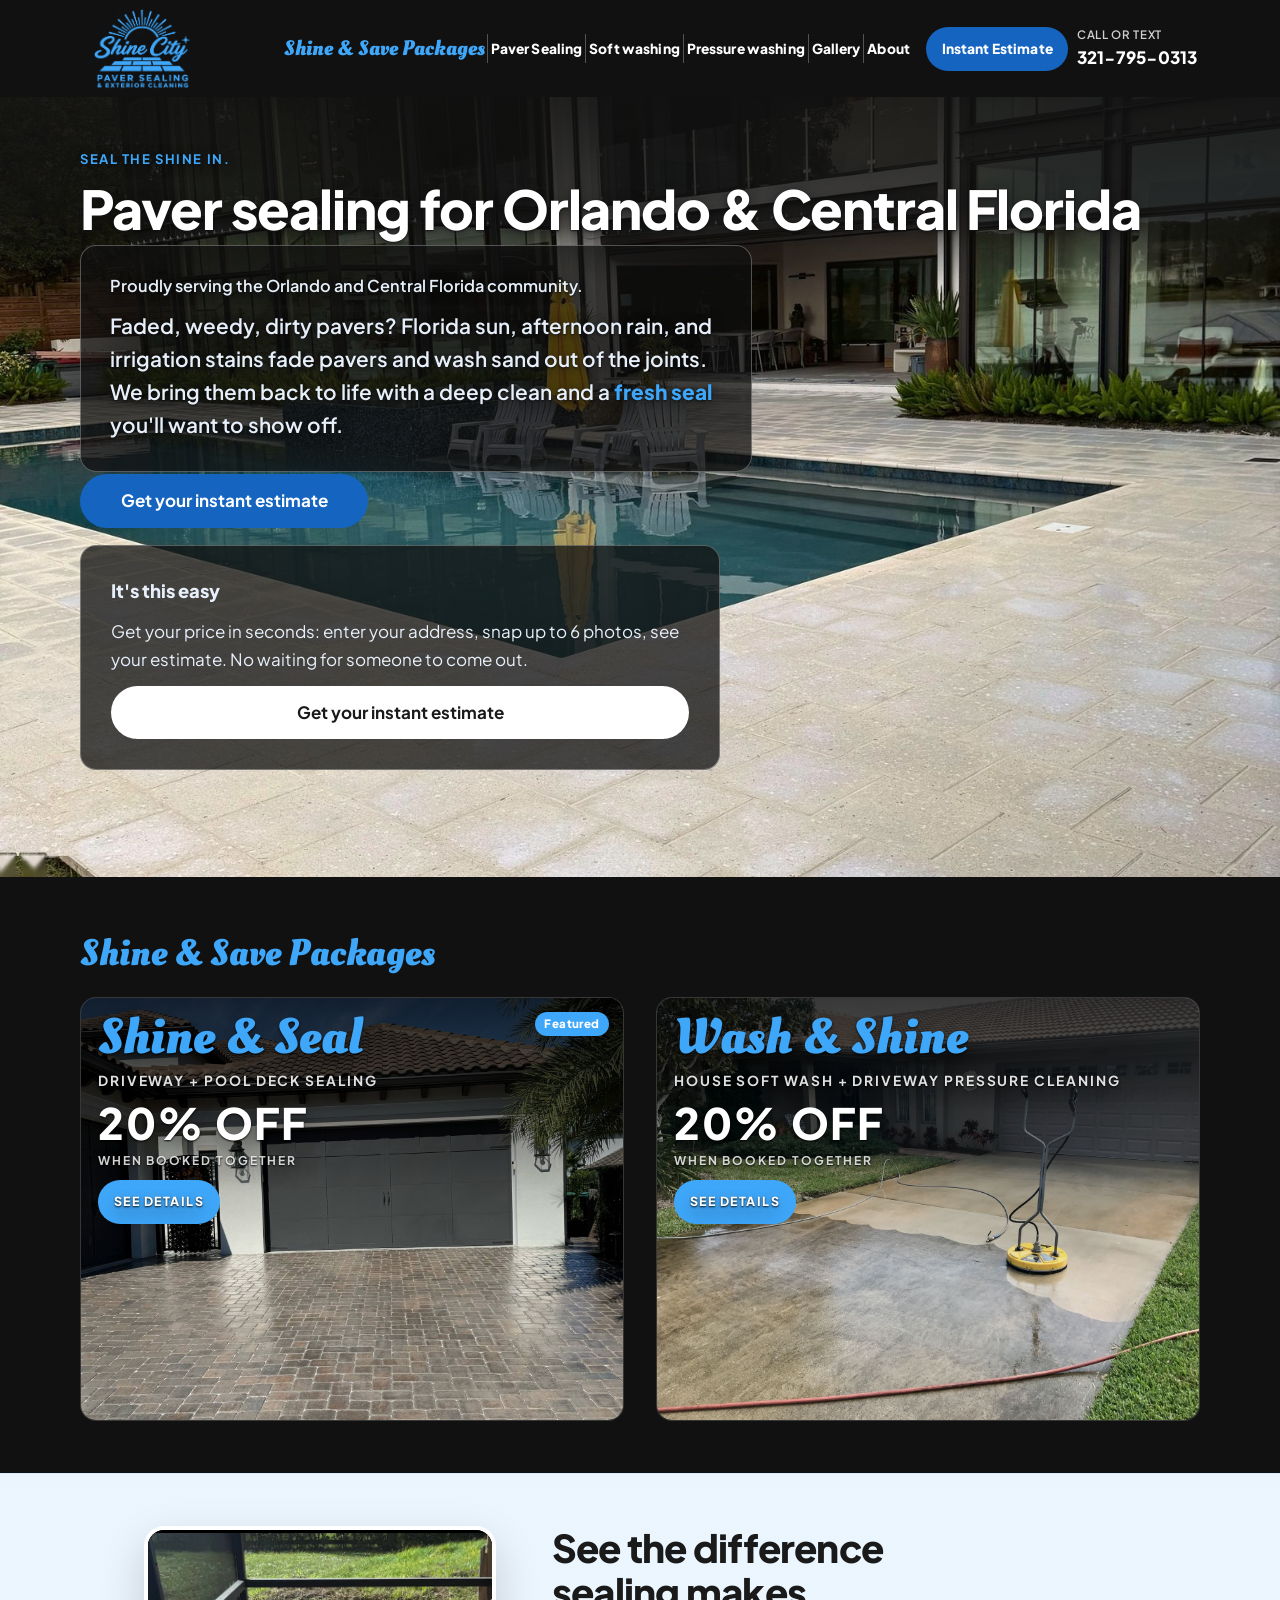
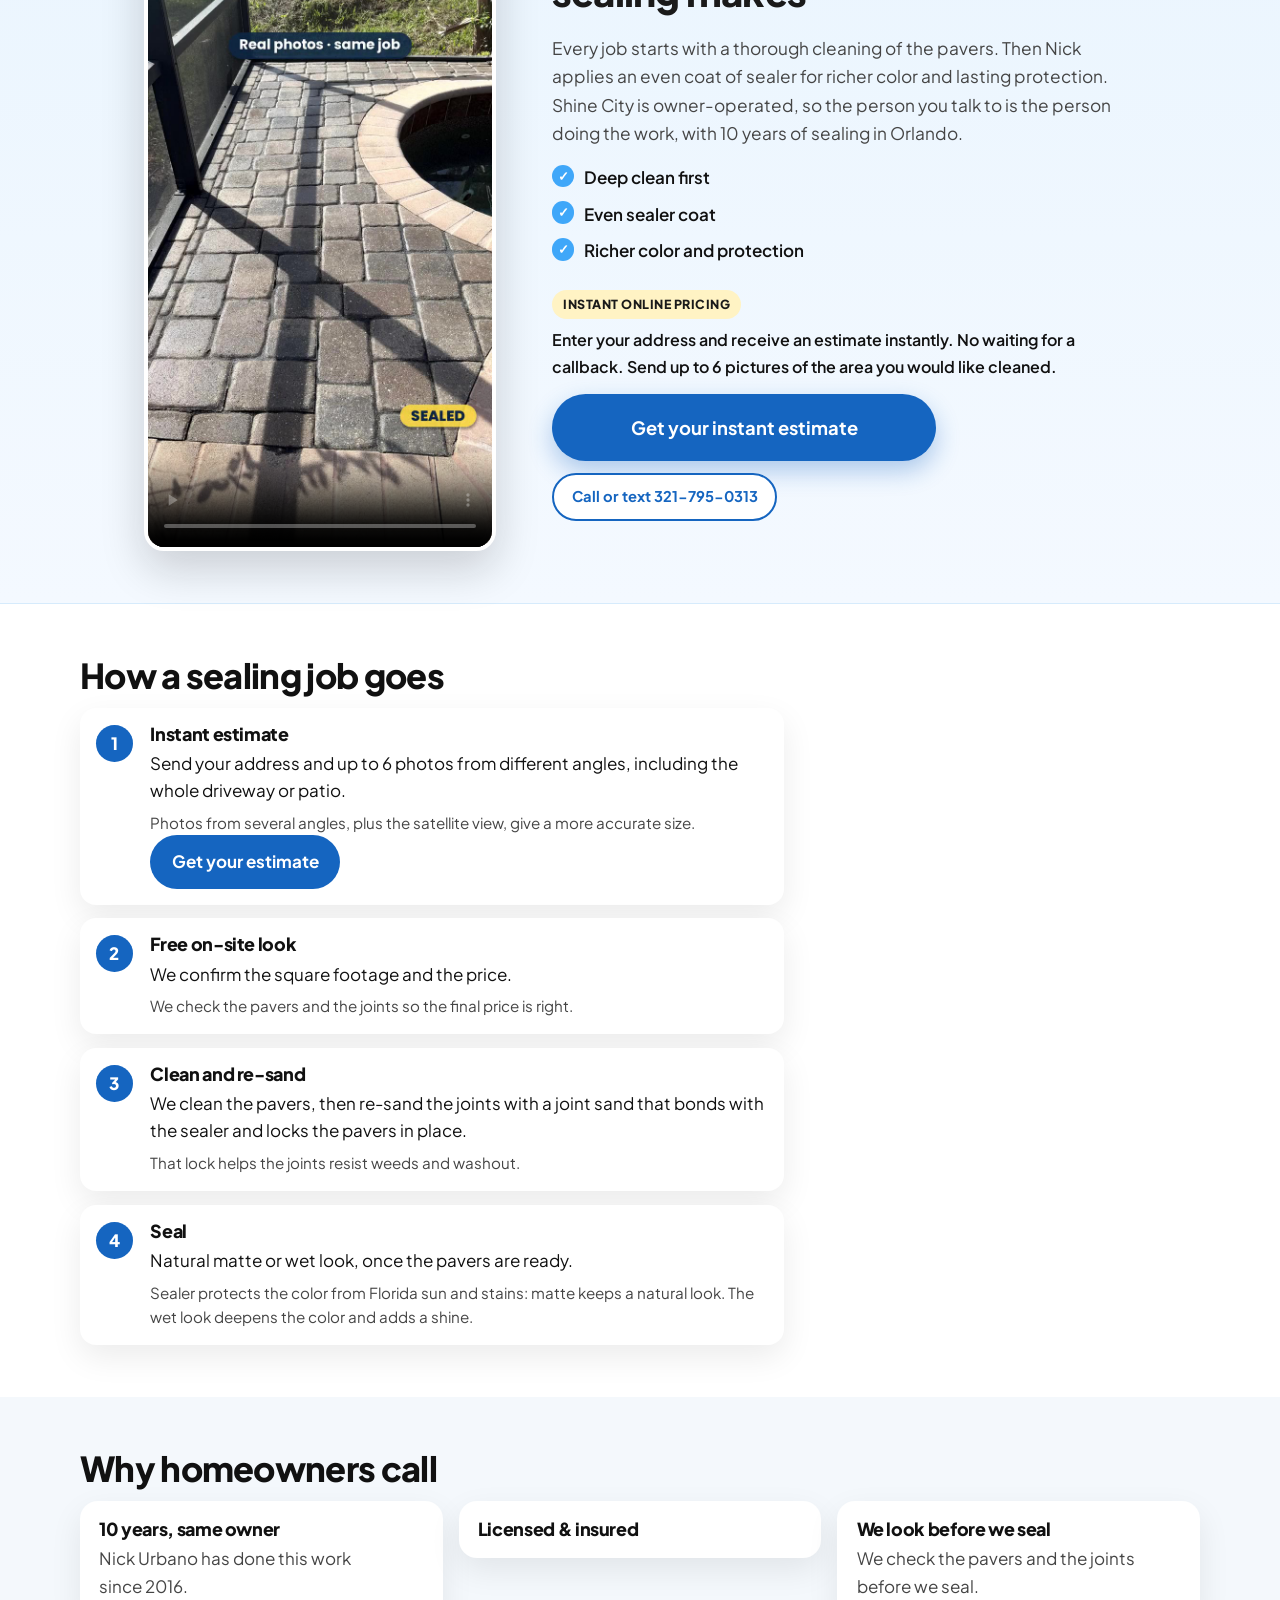
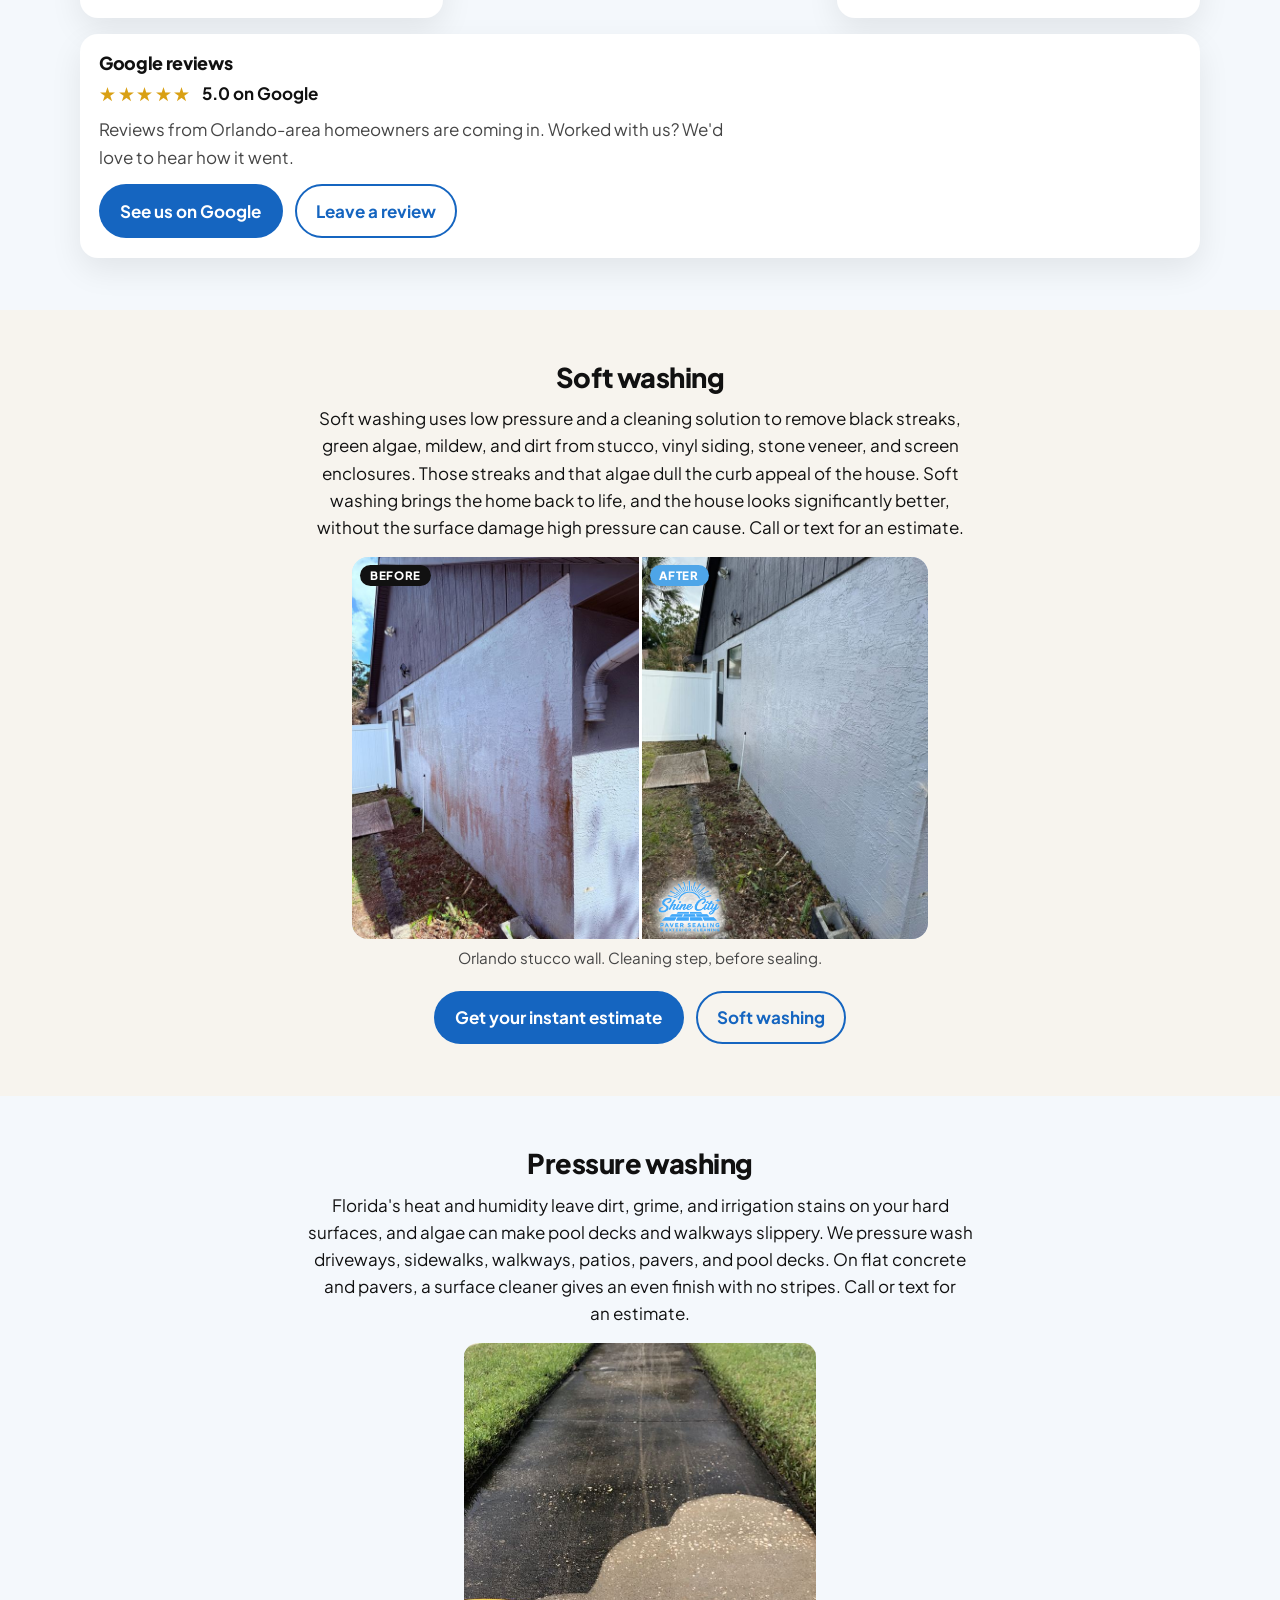
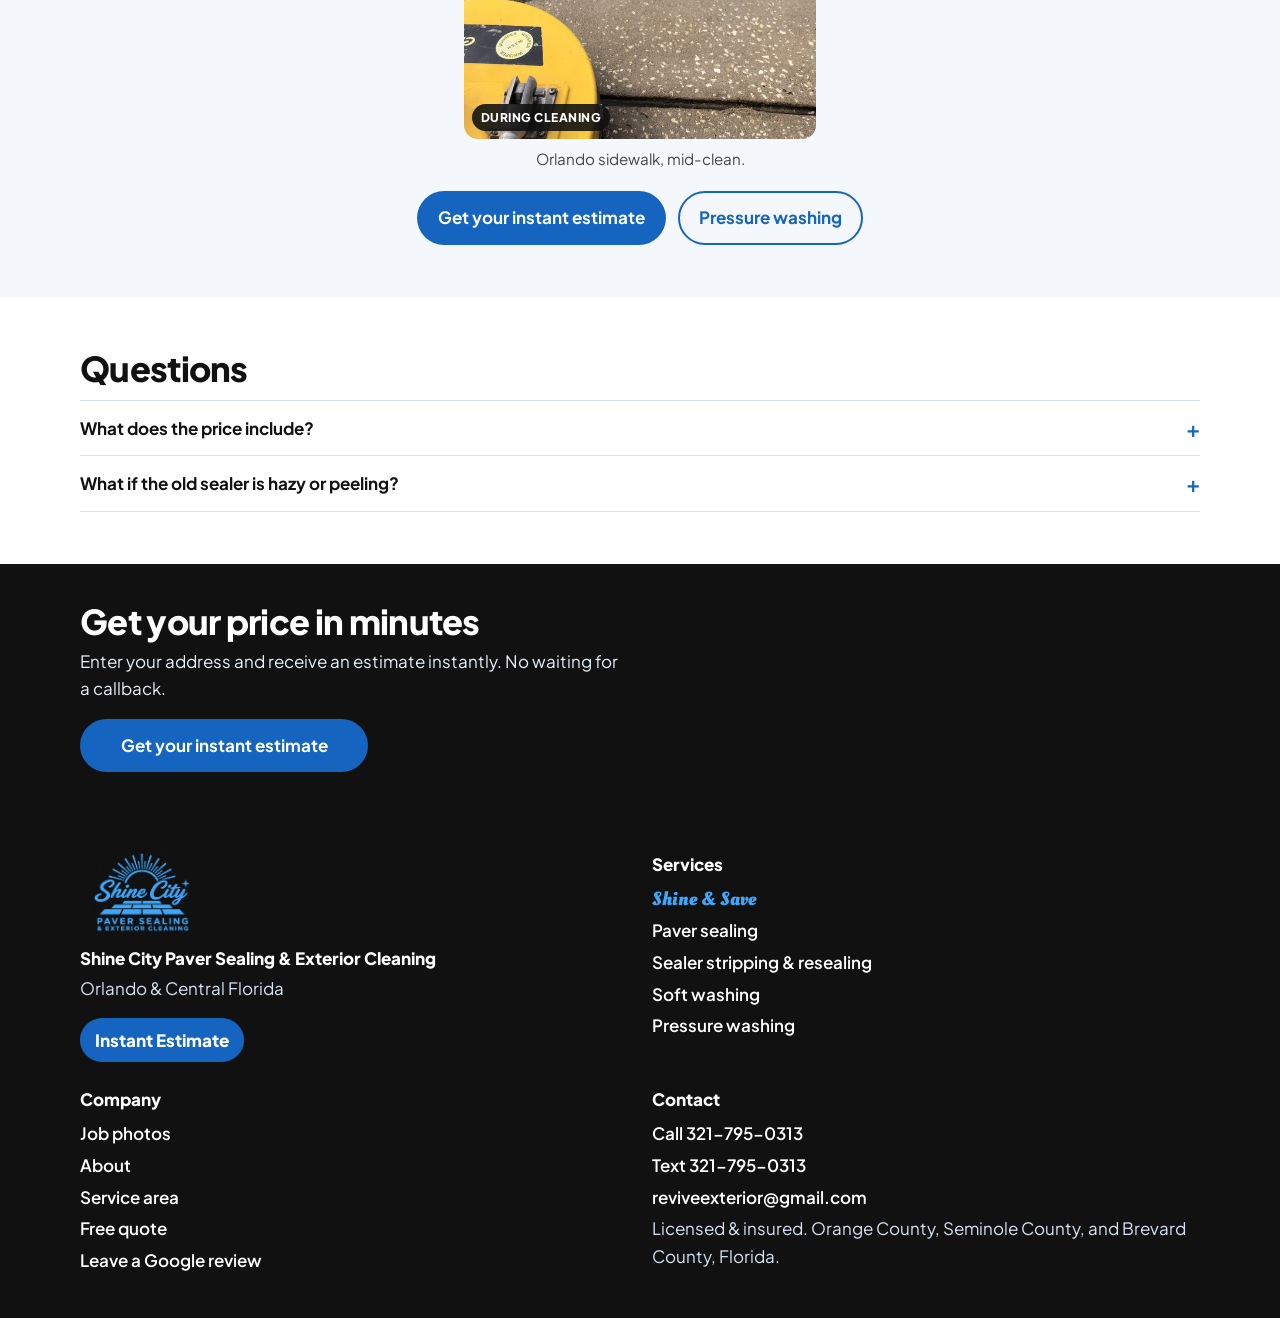
<file: index.html>
<!DOCTYPE html>
<html lang="en">
<head>
  <meta charset="utf-8">
  <meta name="viewport" content="width=device-width, initial-scale=1">
  <title>Paver Sealing in Orlando &amp; Central Florida | Shine City</title>
  <meta name="description" content="Paver sealing in Orange County, Seminole County, and Brevard County. Clean, re-sand, and seal. Get an instant estimate online. Free quote: 321-795-0313.">
  <meta name="robots" content="index,follow">
  <link rel="canonical" href="https://shinecitypaversealing.com/">
  <meta property="og:url" content="https://shinecitypaversealing.com/">
  <meta property="og:title" content="Paver Sealing in Orlando &amp; Central Florida | Shine City">
  <meta property="og:description" content="Paver sealing in Orange County, Seminole County, and Brevard County. Clean, re-sand, and seal. Get an instant estimate online. Free quote: 321-795-0313.">
  <meta name="twitter:title" content="Paver Sealing in Orlando &amp; Central Florida | Shine City">
  <meta name="twitter:description" content="Paver sealing in Orange County, Seminole County, and Brevard County. Clean, re-sand, and seal. Get an instant estimate online. Free quote: 321-795-0313.">

  <meta name="theme-color" content="#111111">
  <meta property="og:type" content="website">
  <meta property="og:site_name" content="Shine City Paver Sealing &amp; Exterior Cleaning">
  <meta property="og:image" content="https://shinecitypaversealing.com/assets/og.png">
  <meta property="og:image:width" content="1200">
  <meta property="og:image:height" content="630">
  <meta property="og:image:alt" content="Shine City Paver Sealing and Exterior Cleaning, serving Orlando and Central Florida">
  <meta name="twitter:card" content="summary_large_image">
  <meta name="twitter:image" content="https://shinecitypaversealing.com/assets/og.png">
  <link rel="icon" href="/review/favicon.ico" sizes="any">
  <link rel="icon" type="image/png" sizes="32x32" href="/review/favicon-32.png">
  <link rel="apple-touch-icon" href="/review/apple-touch-icon.png">
  <link rel="preconnect" href="https://fonts.googleapis.com">
  <link rel="preconnect" href="https://fonts.gstatic.com" crossorigin>
  <link rel="stylesheet" href="https://fonts.googleapis.com/css2?family=Plus+Jakarta+Sans:wght@400;500;600;700;800&amp;display=swap">
  <link rel="preload" href="/fonts/oleo-script-bold.woff2" as="font" type="font/woff2" crossorigin>
  <link rel="stylesheet" href="/css/styles.css?v=20261117c">

  <script type="application/ld+json" id="business-jsonld">

{
  "@context": "https://schema.org",
  "@type": [
    "LocalBusiness",
    "HomeAndConstructionBusiness"
  ],
  "@id": "https://shinecitypaversealing.com/#business",
  "name": "Shine City Paver Sealing & Exterior Cleaning",
  "legalName": "Revive Exterior Cleaning LLC",
  "url": "https://shinecitypaversealing.com/",
  "telephone": "+1-321-795-0313",
  "email": "reviveexterior@gmail.com",
  "image": "https://shinecitypaversealing.com/assets/logo.png",
  "logo": "https://shinecitypaversealing.com/assets/logo.png",
  "description": "Paver sealing and exterior cleaning for Orlando and Central Florida. Serves Orange County, Seminole County, and Brevard County, Florida. Owned by Nick Urbano.",
  "founder": {
    "@type": "Person",
    "name": "Nick Urbano"
  },
  "areaServed": [
    {
      "@type": "AdministrativeArea",
      "name": "Orange County",
      "containedInPlace": {
        "@type": "State",
        "name": "Florida"
      }
    },
    {
      "@type": "Place",
      "name": "Apopka",
      "containedInPlace": {
        "@type": "AdministrativeArea",
        "name": "Orange County, Florida"
      }
    },
    {
      "@type": "Place",
      "name": "Avalon Park",
      "containedInPlace": {
        "@type": "AdministrativeArea",
        "name": "Orange County, Florida"
      }
    },
    {
      "@type": "Place",
      "name": "Azalea Park",
      "containedInPlace": {
        "@type": "AdministrativeArea",
        "name": "Orange County, Florida"
      }
    },
    {
      "@type": "Place",
      "name": "Belle Isle",
      "containedInPlace": {
        "@type": "AdministrativeArea",
        "name": "Orange County, Florida"
      }
    },
    {
      "@type": "Place",
      "name": "Bithlo",
      "containedInPlace": {
        "@type": "AdministrativeArea",
        "name": "Orange County, Florida"
      }
    },
    {
      "@type": "Place",
      "name": "Christmas",
      "containedInPlace": {
        "@type": "AdministrativeArea",
        "name": "Orange County, Florida"
      }
    },
    {
      "@type": "Place",
      "name": "Conway",
      "containedInPlace": {
        "@type": "AdministrativeArea",
        "name": "Orange County, Florida"
      }
    },
    {
      "@type": "Place",
      "name": "Dr. Phillips",
      "containedInPlace": {
        "@type": "AdministrativeArea",
        "name": "Orange County, Florida"
      }
    },
    {
      "@type": "Place",
      "name": "East Orlando",
      "containedInPlace": {
        "@type": "AdministrativeArea",
        "name": "Orange County, Florida"
      }
    },
    {
      "@type": "Place",
      "name": "Eatonville",
      "containedInPlace": {
        "@type": "AdministrativeArea",
        "name": "Orange County, Florida"
      }
    },
    {
      "@type": "Place",
      "name": "Edgewood",
      "containedInPlace": {
        "@type": "AdministrativeArea",
        "name": "Orange County, Florida"
      }
    },
    {
      "@type": "Place",
      "name": "Gotha",
      "containedInPlace": {
        "@type": "AdministrativeArea",
        "name": "Orange County, Florida"
      }
    },
    {
      "@type": "Place",
      "name": "Horizon West",
      "containedInPlace": {
        "@type": "AdministrativeArea",
        "name": "Orange County, Florida"
      }
    },
    {
      "@type": "Place",
      "name": "Hunters Creek",
      "containedInPlace": {
        "@type": "AdministrativeArea",
        "name": "Orange County, Florida"
      }
    },
    {
      "@type": "Place",
      "name": "Lake Nona",
      "containedInPlace": {
        "@type": "AdministrativeArea",
        "name": "Orange County, Florida"
      }
    },
    {
      "@type": "Place",
      "name": "Maitland",
      "containedInPlace": {
        "@type": "AdministrativeArea",
        "name": "Orange County, Florida"
      }
    },
    {
      "@type": "Place",
      "name": "Meadow Woods",
      "containedInPlace": {
        "@type": "AdministrativeArea",
        "name": "Orange County, Florida"
      }
    },
    {
      "@type": "Place",
      "name": "Oakland",
      "containedInPlace": {
        "@type": "AdministrativeArea",
        "name": "Orange County, Florida"
      }
    },
    {
      "@type": "Place",
      "name": "Ocoee",
      "containedInPlace": {
        "@type": "AdministrativeArea",
        "name": "Orange County, Florida"
      }
    },
    {
      "@type": "Place",
      "name": "Orlando",
      "containedInPlace": {
        "@type": "AdministrativeArea",
        "name": "Orange County, Florida"
      }
    },
    {
      "@type": "Place",
      "name": "Pine Hills",
      "containedInPlace": {
        "@type": "AdministrativeArea",
        "name": "Orange County, Florida"
      }
    },
    {
      "@type": "Place",
      "name": "Sunbridge",
      "containedInPlace": {
        "@type": "AdministrativeArea",
        "name": "Orange County, Florida"
      }
    },
    {
      "@type": "Place",
      "name": "Union Park",
      "containedInPlace": {
        "@type": "AdministrativeArea",
        "name": "Orange County, Florida"
      }
    },
    {
      "@type": "Place",
      "name": "Wedgefield",
      "containedInPlace": {
        "@type": "AdministrativeArea",
        "name": "Orange County, Florida"
      }
    },
    {
      "@type": "Place",
      "name": "Windermere",
      "containedInPlace": {
        "@type": "AdministrativeArea",
        "name": "Orange County, Florida"
      }
    },
    {
      "@type": "Place",
      "name": "Winter Garden",
      "containedInPlace": {
        "@type": "AdministrativeArea",
        "name": "Orange County, Florida"
      }
    },
    {
      "@type": "Place",
      "name": "Winter Park",
      "containedInPlace": {
        "@type": "AdministrativeArea",
        "name": "Orange County, Florida"
      }
    },
    {
      "@type": "AdministrativeArea",
      "name": "Seminole County",
      "containedInPlace": {
        "@type": "State",
        "name": "Florida"
      }
    },
    {
      "@type": "Place",
      "name": "Oviedo",
      "containedInPlace": {
        "@type": "AdministrativeArea",
        "name": "Seminole County, Florida"
      }
    },
    {
      "@type": "AdministrativeArea",
      "name": "Brevard County",
      "containedInPlace": {
        "@type": "State",
        "name": "Florida"
      }
    },
    {
      "@type": "Place",
      "name": "Melbourne",
      "containedInPlace": {
        "@type": "AdministrativeArea",
        "name": "Brevard County, Florida"
      }
    },
    {
      "@type": "Place",
      "name": "Palm Bay",
      "containedInPlace": {
        "@type": "AdministrativeArea",
        "name": "Brevard County, Florida"
      }
    },
    {
      "@type": "Place",
      "name": "Viera",
      "containedInPlace": {
        "@type": "AdministrativeArea",
        "name": "Brevard County, Florida"
      }
    },
    {
      "@type": "Place",
      "name": "Titusville",
      "containedInPlace": {
        "@type": "AdministrativeArea",
        "name": "Brevard County, Florida"
      }
    },
    {
      "@type": "Place",
      "name": "Cocoa",
      "containedInPlace": {
        "@type": "AdministrativeArea",
        "name": "Brevard County, Florida"
      }
    },
    {
      "@type": "Place",
      "name": "Rockledge",
      "containedInPlace": {
        "@type": "AdministrativeArea",
        "name": "Brevard County, Florida"
      }
    },
    {
      "@type": "Place",
      "name": "Merritt Island",
      "containedInPlace": {
        "@type": "AdministrativeArea",
        "name": "Brevard County, Florida"
      }
    },
    {
      "@type": "Place",
      "name": "Cocoa Beach",
      "containedInPlace": {
        "@type": "AdministrativeArea",
        "name": "Brevard County, Florida"
      }
    }
  ]
}

</script>
  
</head>
<body>

  <a class="skip" href="#main">Skip to content</a>
  <header class="site-header">
    <div class="container header-inner">
      <a class="brand" href="/">
        <img src="/assets/logo.png" width="957" height="708" alt="Shine City Paver Sealing &amp; Exterior Cleaning">
      </a>
      <button class="nav-toggle" type="button" aria-expanded="false" aria-controls="site-nav">
        <span class="nav-toggle__icon" aria-hidden="true"></span>
        <span class="nav-toggle__label">Menu</span>
      </button>
      <nav id="site-nav" class="site-nav" aria-label="Primary">
        <ul>
          <li><a class="nav-packages" href="/driveway-pool-deck-package/"><span class="shine-save">Shine &amp; Save Packages</span></a></li>
          <li class="nav-estimate"><a class="nav-cta" href="/pricing/#quote">Instant Estimate</a></li>
          <li><a href="/paver-sealing/">Paver Sealing</a></li>
          <li><a href="/soft-washing/">Soft washing</a></li>
          <li><a href="/pressure-washing/">Pressure washing</a></li>
          <li><a href="/gallery/">Gallery</a></li>
          <li><a href="/about/">About</a></li>
        </ul>
      </nav>
      <a class="header-phone" href="tel:+13217950313"><span>Call or text</span>321-795-0313</a>
    </div>
  </header>

  <main id="main">

    <section class="hero" id="pricing">
      <img class="hero__photo" src="/images/hero/pool-deck-after-1.jpg?v=20261117b" srcset="/images/hero/pool-deck-after-1-800.jpg?v=20261117b 800w, /images/hero/pool-deck-after-1.jpg?v=20261117b 1600w" sizes="140vw" alt="" width="1600" height="2000" decoding="async">
      <div class="container hero__inner">
        <p class="visually-hidden">Photo of a sealed light paver pool deck beside a pool and a glass house in Orlando.</p>
        <!-- TAGLINE PROPOSAL, pending owner sign-off: "Seal the shine in." -->
        <p class="eyebrow">Seal the shine in.</p>
        <h1>Paver sealing for Orlando &amp; Central Florida</h1>
        <div class="hero__copy">
          <p class="hero__serve">Proudly serving the Orlando and Central Florida community.</p>
          <p class="lede">Faded, weedy, dirty pavers? Florida sun, afternoon rain, and irrigation stains fade pavers and wash sand out of the joints. We bring them back to life with a deep clean and a <span class="hero__pop">fresh seal</span> you'll want to show off.</p>
        </div>
        <p class="hero-cta"><a class="btn" href="/pricing/#quote">Get your instant estimate</a></p>
        <div class="easy">
          <p class="easy__title">It's this easy</p>
          <p>Get your price in seconds: enter your address, snap up to 6 photos, see your estimate. No waiting for someone to come out.</p>
          <a class="btn btn--light" href="/pricing/#quote">Get your instant estimate</a>
        </div>
      </div>
    </section>

    <section class="section package-promo" aria-labelledby="package-heading">
      <div class="container">
        <h2 id="package-heading" class="package-promo__title"><span class="shine-save">Shine &amp; Save Packages</span></h2>
        <div class="pkg-grid">
          <a class="pkg-tile pkg-tile--seal" href="/driveway-pool-deck-package/#driveway-pool-deck-seal">
            <img src="/images/hero/sealed-front-driveway.jpg" alt="" width="1920" height="1280">
            <span class="pkg-tile__tag">Featured</span>
            <span class="pkg-tile__text">
              <span class="pkg-tile__name shine-save">Shine &amp; Seal</span>
              <span class="pkg-tile__desc">Driveway + Pool Deck Sealing</span>
              <span class="pkg-tile__offer">20% OFF</span>
              <span class="pkg-tile__note">when booked together</span>
              <span class="pkg-tile__cta">See details</span>
            </span>
          </a>
          <a class="pkg-tile pkg-tile--wash" href="/driveway-pool-deck-package/#wash-quote">
            <img src="/images/gallery/driveway-surface-cleaner-during.jpg" alt="Driveway mid-clean with a surface cleaner in front of an Orlando-area home" width="1600" height="1200">
            <span class="pkg-tile__text">
              <span class="pkg-tile__name shine-save">Wash &amp; Shine</span>
              <span class="pkg-tile__desc">House soft wash + <span class="desc-line">driveway pressure cleaning</span></span>
              <span class="pkg-tile__offer">20% OFF</span>
              <span class="pkg-tile__note">when booked together</span>
              <span class="pkg-tile__cta">See details</span>
            </span>
          </a>
        </div>
      </div>
    </section>

    <section class="section video-feature" id="process-video" aria-labelledby="process-video-heading">
      <div class="container video-feature__grid">
        <h2 id="process-video-heading" class="video-feature__title">See the difference sealing makes</h2>
        <!-- Paver clean-to-sealed video. Source also set in js/site-config.js (processVideo). -->
        <div class="video-feature__media">
          <div class="video-frame video-frame--vertical" data-video-mount>
            <video controls muted playsinline preload="metadata" poster="/videos/pool-deck-sealing-poster.jpg" width="720" height="1280">
              <source src="/videos/pool-deck-sealing.mp4" type="video/mp4">
            </video>
          </div>
        </div>
        <div class="video-feature__body">
          <p>Every job starts with a thorough cleaning of the pavers. Then Nick applies an even coat of sealer for richer color and lasting protection. Shine City is owner-operated, so the person you talk to is the person doing the work, with 10 years of sealing in Orlando.</p>
          <ul class="video-feature__points">
            <li>Deep clean first</li>
            <li>Even sealer coat</li>
            <li>Richer color and protection</li>
          </ul>
          <div class="video-feature__quote">
            <span class="video-feature__badge">Instant online pricing</span>
            <p class="video-feature__quote-note">Enter your address and receive an estimate instantly. No waiting for a callback. Send up to 6 pictures of the area you would like cleaned.</p>
          </div>
          <div class="video-feature__actions">
            <a class="btn video-feature__primary" href="/pricing/#quote">Get your instant estimate</a>
            <a class="btn btn--outline video-feature__secondary" href="tel:3217950313">Call or text 321-795-0313</a>
          </div>
        </div>
      </div>
    </section>

    <section class="section section--white" aria-labelledby="process-heading">
      <div class="container">
        <h2 id="process-heading">How a sealing job goes</h2>
        <ol class="steps">
          <li>
            <h3>Instant estimate</h3>
            <p>Send your address and up to 6 photos from different angles, including the whole driveway or patio.</p>
            <p class="steps__why">Photos from several angles, plus the satellite view, give a more accurate size.</p>
            <p class="steps__go"><a class="btn" href="/pricing/#quote">Get your estimate</a></p>
          </li>
          <li>
            <h3>Free on-site look</h3>
            <p>We confirm the square footage and the price.</p>
            <p class="steps__why">We check the pavers and the joints so the final price is right.</p>
          </li>
          <li>
            <h3>Clean and re-sand</h3>
            <p>We clean the pavers, then re-sand the joints with a joint sand that bonds with the sealer and locks the pavers in place.</p>
            <p class="steps__why">That lock helps the joints resist weeds and washout.</p>
          </li>
          <li>
            <h3>Seal</h3>
            <p>Natural matte or wet look, once the pavers are ready.</p>
            <p class="steps__why">Sealer protects the color from Florida sun and stains: matte keeps a natural look. The wet look deepens the color and adds a shine.</p>
          </li>
        </ol>
      </div>
    </section>

    <section class="section" aria-labelledby="why-heading">
      <div class="container">
        <h2 id="why-heading">Why homeowners call</h2>
        <div class="why-grid">
          <article class="why">
            <h3>10 years, same owner</h3>
            <p>Nick Urbano has done this work since 2016.</p>
          </article>
          <article class="why">
            <h3>Licensed &amp; insured</h3>
          </article>
          <article class="why">
            <h3>We look before we seal</h3>
            <p>We check the pavers and the joints before we seal.</p>
          </article>
          <article class="why-reviews">
            <h3>Google reviews</h3>
            <p class="why-reviews__score">
              <span class="why-reviews__stars" aria-hidden="true">★★★★★</span>
              <span class="visually-hidden">5 out of 5 stars.</span>
              <span>5.0 on Google</span>
            </p>
            <p>Reviews from Orlando-area homeowners are coming in. Worked with us? We'd love to hear how it went.</p>
            <!-- Real quotes go in this list when we have them. Do not invent quotes, names, or a review count.
            <ul class="why-reviews__quotes">
              <li>
                <blockquote></blockquote>
                <p class="why-reviews__who"></p>
              </li>
            </ul>
            -->
            <div class="cluster">
              <a class="btn" href="https://www.google.com/maps/place/?q=place_id:ChIJhw8ynC9JzigRu_68uv9DBQM" rel="noopener noreferrer" target="_blank">See us on Google</a>
              <a class="btn btn--outline" href="/review/">Leave a review</a>
            </div>
          </article>
        </div>
      </div>
    </section>

    <section class="section section--sand wash-section" aria-labelledby="soft-heading">
      <div class="container">
        <h2 id="soft-heading">Soft washing</h2>
        <p class="narrow">Soft washing uses low pressure and a cleaning solution to remove black streaks, green algae, mildew, and dirt from stucco, vinyl siding, stone veneer, and screen enclosures. Those streaks and that algae dull the curb appeal of the house. Soft washing brings the home back to life, and the house looks significantly better, without the surface damage high pressure can cause. Call or text for an estimate.</p>
        <figure class="pair pair--ba pair--split">
          <div class="pair__grid" style="--aw:600;--ah:800">
            <button type="button" class="shot shot--before" data-full="/images/gallery/orlando-softwash-wall-a-before.jpg" data-alt="Before cleaning: long stucco side wall of a home" data-w="1200" data-h="1600">
              <img src="/images/gallery/thumbs/orlando-softwash-wall-a-before.jpg" alt="Before cleaning: long stucco side wall of a home" width="600" height="800" loading="eager" decoding="async">
              <span class="shot__tag">BEFORE</span>
            </button>
            <button type="button" class="shot shot--after" data-full="/images/gallery/orlando-softwash-wall-a-after.jpg" data-alt="After cleaning: long stucco side wall of a home" data-w="1200" data-h="1600">
              <img src="/images/gallery/thumbs/orlando-softwash-wall-a-after.jpg" alt="After cleaning: long stucco side wall of a home" width="600" height="800" loading="eager" decoding="async">
              <span class="shot__tag">AFTER</span>
            </button>
          </div>
          <figcaption>Orlando stucco wall. Cleaning step, before sealing.</figcaption>
        </figure>
        <div class="cluster">
          <a class="btn" href="/pricing/#quote">Get your instant estimate</a>
          <a class="btn btn--outline" href="/soft-washing/">Soft washing</a>
        </div>
      </div>
    </section>

    <section class="section wash-section" aria-labelledby="pressure-heading">
      <div class="container">
        <h2 id="pressure-heading">Pressure washing</h2>
        <p class="narrow">Florida's heat and humidity leave dirt, grime, and irrigation stains on your hard surfaces, and algae can make pool decks and walkways slippery. We pressure wash driveways, sidewalks, walkways, patios, pavers, and pool decks. On flat concrete and pavers, a surface cleaner gives an even finish with no stripes. Call or text for an estimate.</p>
        <figure class="pair pair--solo">
          <div class="pair__grid">
            <button type="button" class="shot" data-full="/images/gallery/orlando-sidewalk-surface-cleaner-during.jpg" data-alt="During cleaning: surface cleaner cleaning a sidewalk, leaving a clean patch" data-w="1422" data-h="1600">
              <img src="/images/gallery/thumbs/orlando-sidewalk-surface-cleaner-during.jpg" alt="During cleaning: surface cleaner cleaning a sidewalk, leaving a clean patch" width="600" height="675" loading="eager" decoding="async">
              <span class="shot__tag">During cleaning</span>
            </button>
          </div>
          <figcaption>Orlando sidewalk, mid-clean.</figcaption>
        </figure>
        <div class="cluster">
          <a class="btn" href="/pricing/#quote">Get your instant estimate</a>
          <a class="btn btn--outline" href="/pressure-washing/">Pressure washing</a>
        </div>
      </div>
    </section>

    <section class="section section--white" aria-labelledby="faq-heading">
      <div class="container">
        <h2 id="faq-heading">Questions</h2>
        <details class="faq">
          <summary>What does the price include?</summary>
          <p>Paver sealing: we clean the pavers, re-sand the joints with a joint sand that bonds with the sealer to lock them in place, and seal them. You choose a natural matte finish or a wet look. Driveways, pool decks, patios, and walkways.</p>
        </details>
        <details class="faq">
          <summary>What if the old sealer is hazy or peeling?</summary>
          <p>Sealer stripping is a separate job, strip only. Re-sand and reseal are not included. The final price is confirmed on site. <a href="/sealer-stripping/">Sealer stripping</a></p>
        </details>
      </div>
    </section>

    <section class="estimate-band" aria-label="Instant estimate">
      <div class="container">
        <h2>Get your price in minutes</h2>
        <p>Enter your address and receive an estimate instantly. No waiting for a callback.</p>
        <a class="btn" href="/pricing/#quote">Get your instant estimate</a>
      </div>
    </section>

  </main>


  <footer class="site-footer">
    <div class="container footer-grid">
      <div>
        <a class="brand brand--footer" href="/" aria-label="Shine City home">
          <img src="/assets/logo.png" width="957" height="708" alt="">
        </a>
        <p class="footer-name">Shine City Paver Sealing &amp; Exterior Cleaning</p>
        <p>Orlando &amp; Central Florida</p>
        <p class="footer-estimate"><a href="/pricing/#quote">Instant Estimate</a></p>
      </div>
      <div>
        <p class="footer-title">Services</p>
        <ul>
          <li><a class="shine-save" href="/driveway-pool-deck-package/">Shine &amp; Save</a></li>
          <li><a href="/paver-sealing/">Paver sealing</a></li>
          <li><a href="/sealer-stripping/">Sealer stripping &amp; resealing</a></li>
          <li><a href="/soft-washing/">Soft washing</a></li>
          <li><a href="/pressure-washing/">Pressure washing</a></li>
        </ul>
      </div>
      <div>
        <p class="footer-title">Company</p>
        <ul>
          <li><a href="/gallery/">Job photos</a></li>
          <li><a href="/about/">About</a></li>
          <li><a href="/service-area/">Service area</a></li>
          <li><a href="/contact/">Free quote</a></li>
          <li><a href="/review/">Leave a Google review</a></li>
        </ul>
      </div>
      <div>
        <p class="footer-title">Contact</p>
        <ul>
          <li><a href="tel:+13217950313">Call 321-795-0313</a></li>
          <li><a href="sms:+13217950313">Text 321-795-0313</a></li>
          <li><a href="mailto:reviveexterior@gmail.com">reviveexterior@gmail.com</a></li>
        </ul>
        <p>Licensed &amp; insured. Orange County, Seminole County, and Brevard County, Florida.</p>
        <!-- SOCIAL HOOKS: no profiles yet. Add real Facebook and Nextdoor URLs here when they exist. Do not link placeholders. -->
      </div>
    </div>
  </footer>
  <div class="sticky-bar">
    <a href="/pricing/#quote">Instant Estimate</a>
    <a href="tel:+13217950313">Call</a>
    <a href="sms:+13217950313">Text</a>
  </div>
  <script src="/js/site-config.js?v=20261117c"></script>
  <script src="/js/site.js?v=20261117c"></script>
  <script src="/js/gallery.js?v=20261117c"></script>

</body>
</html>
</file>
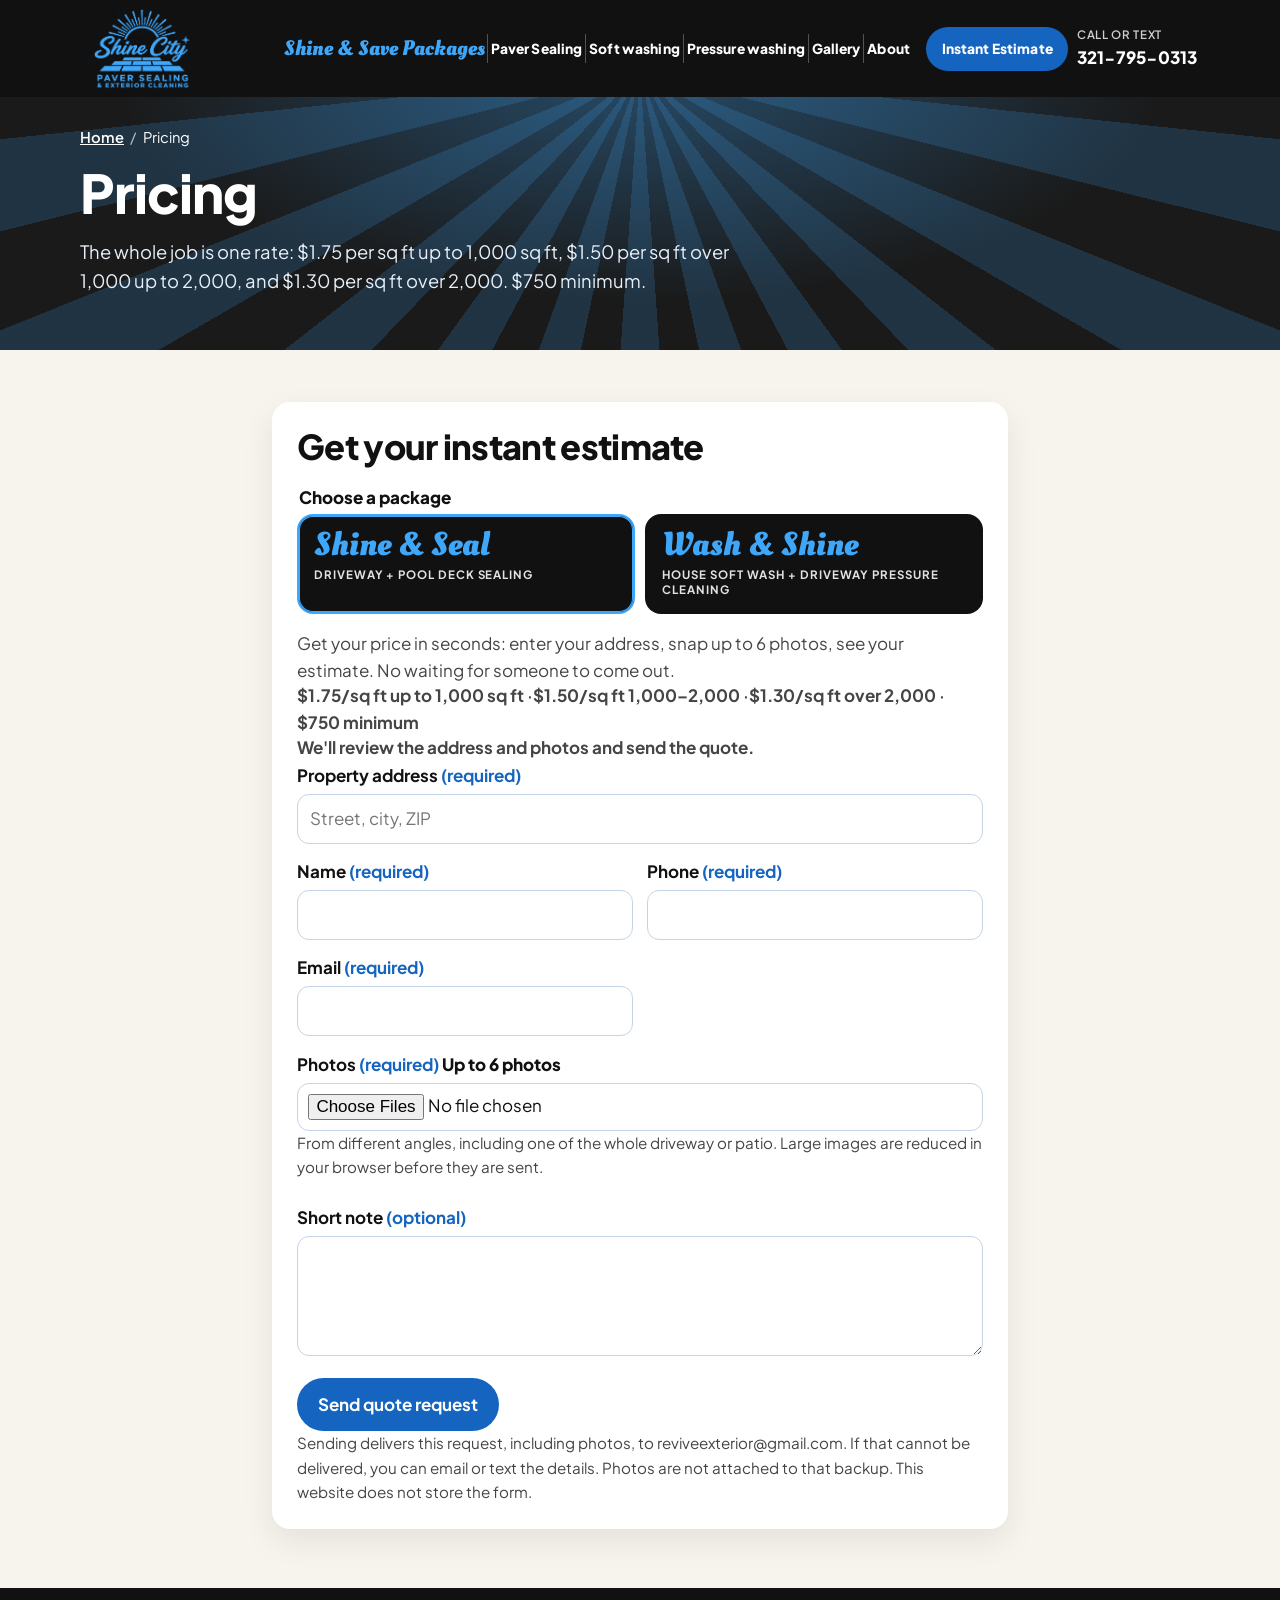
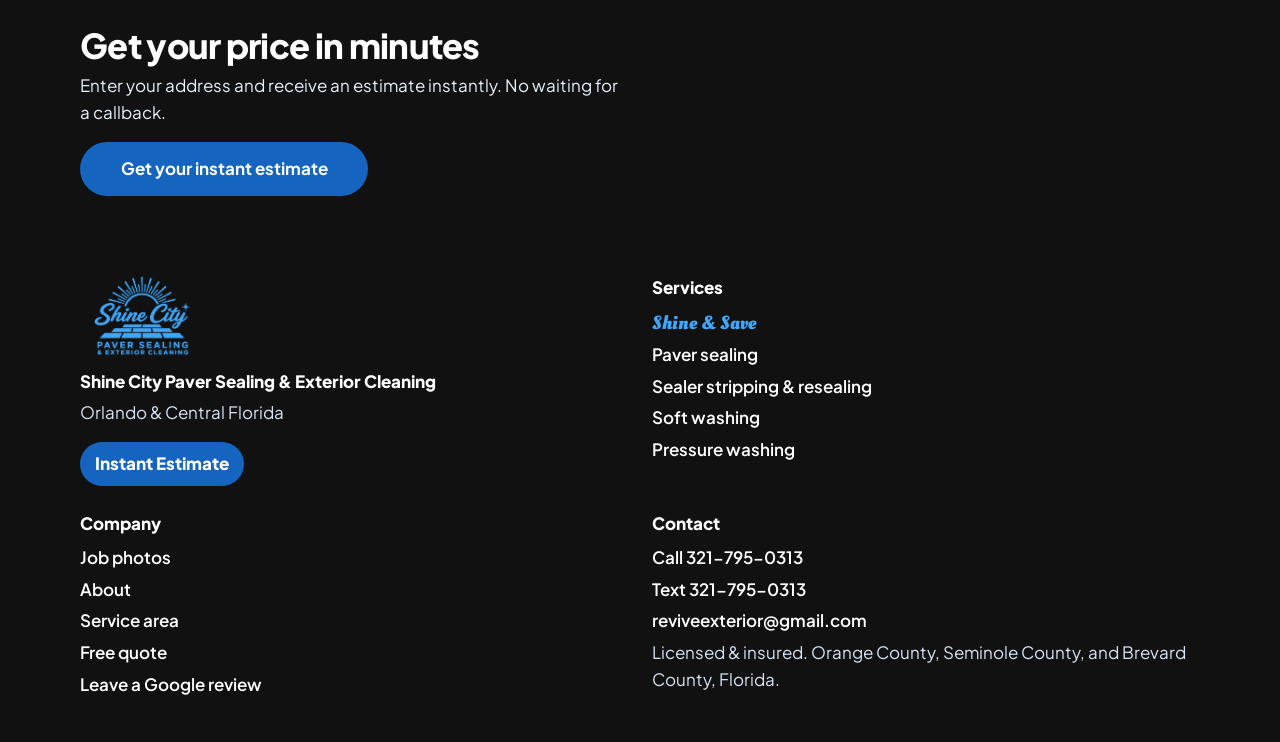
<file: contact/index.html>
<!DOCTYPE html>
<html lang="en">
<head>
  <meta charset="utf-8">
  <meta name="viewport" content="width=device-width, initial-scale=1">
  <title>Free quote</title>
  <link rel="canonical" href="https://shinecitypaversealing.com/pricing/">
  <meta name="robots" content="noindex,follow">
  <meta http-equiv="refresh" content="0; url=/pricing/">
  <script>location.replace("/pricing/" + location.search + location.hash);</script>
</head>
<body>
  <p><a href="/pricing/#quote">Free quote</a></p>
</body>
</html>
</file>
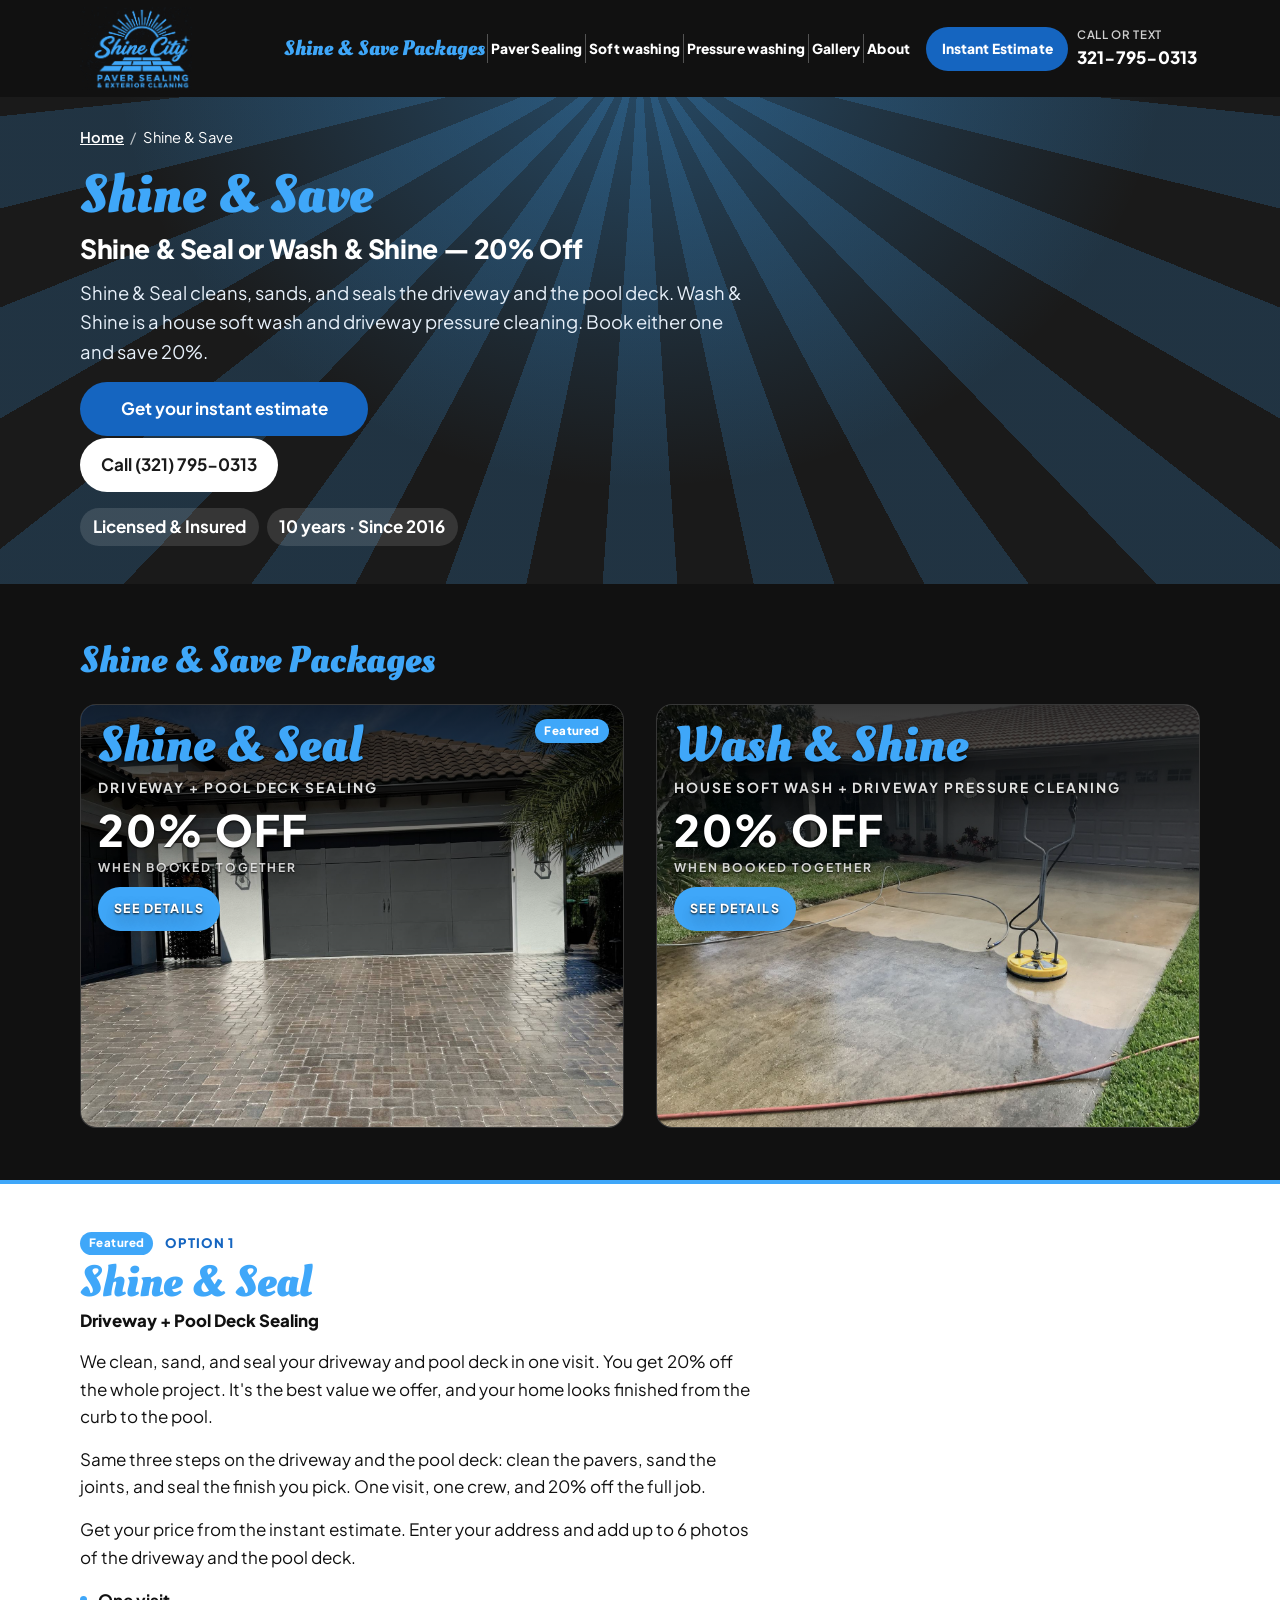
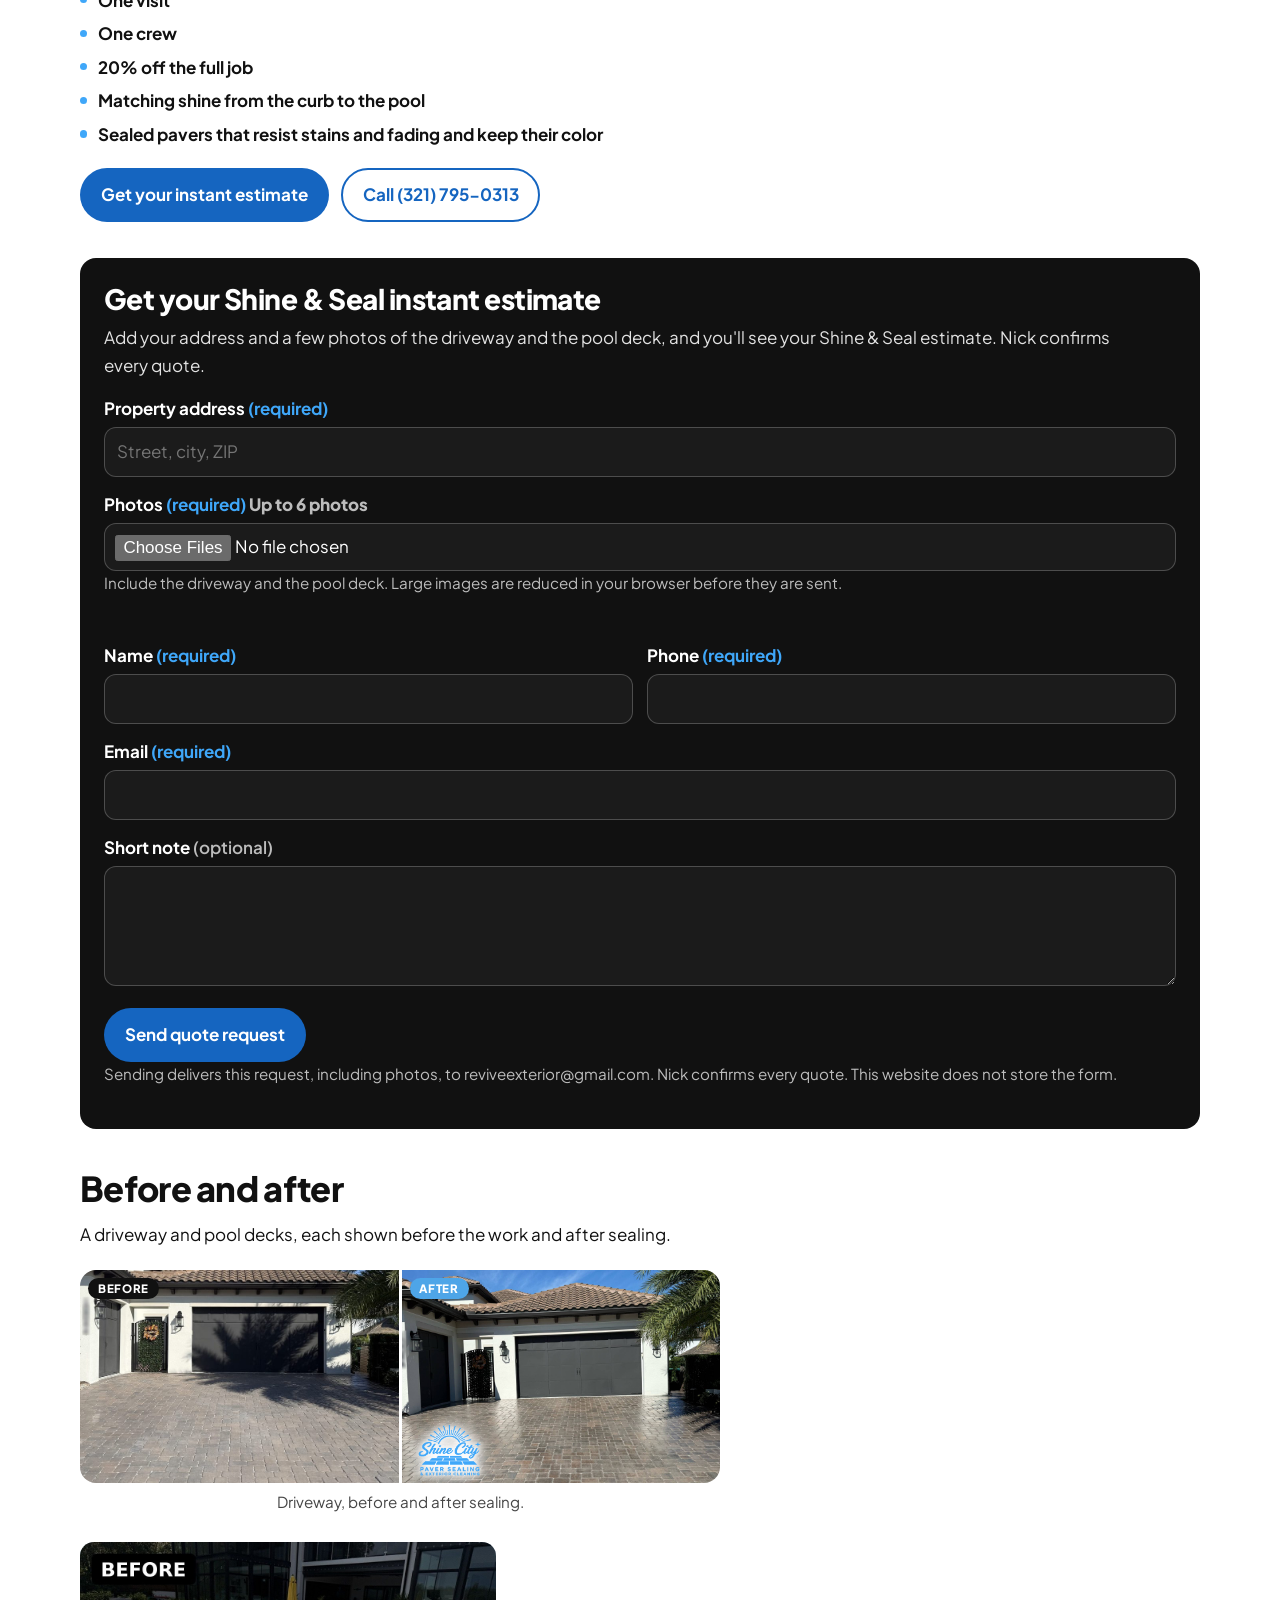
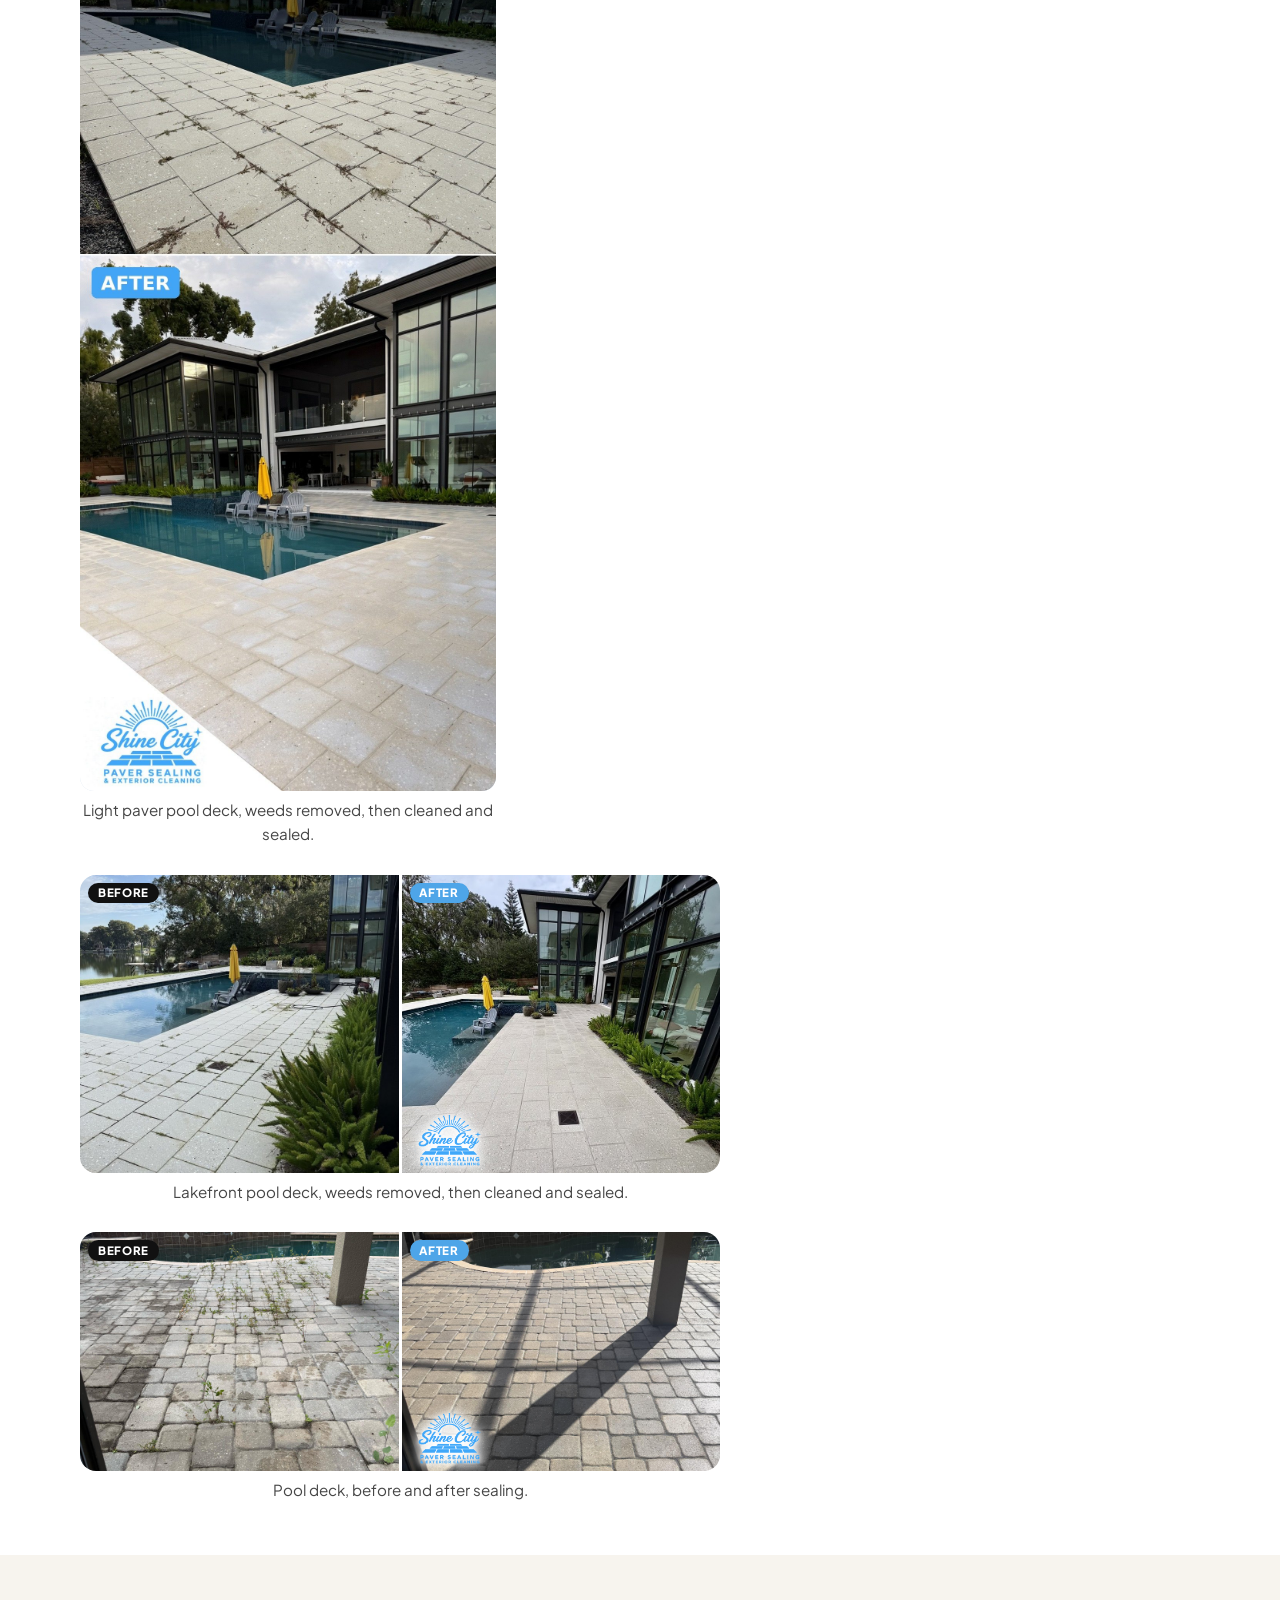
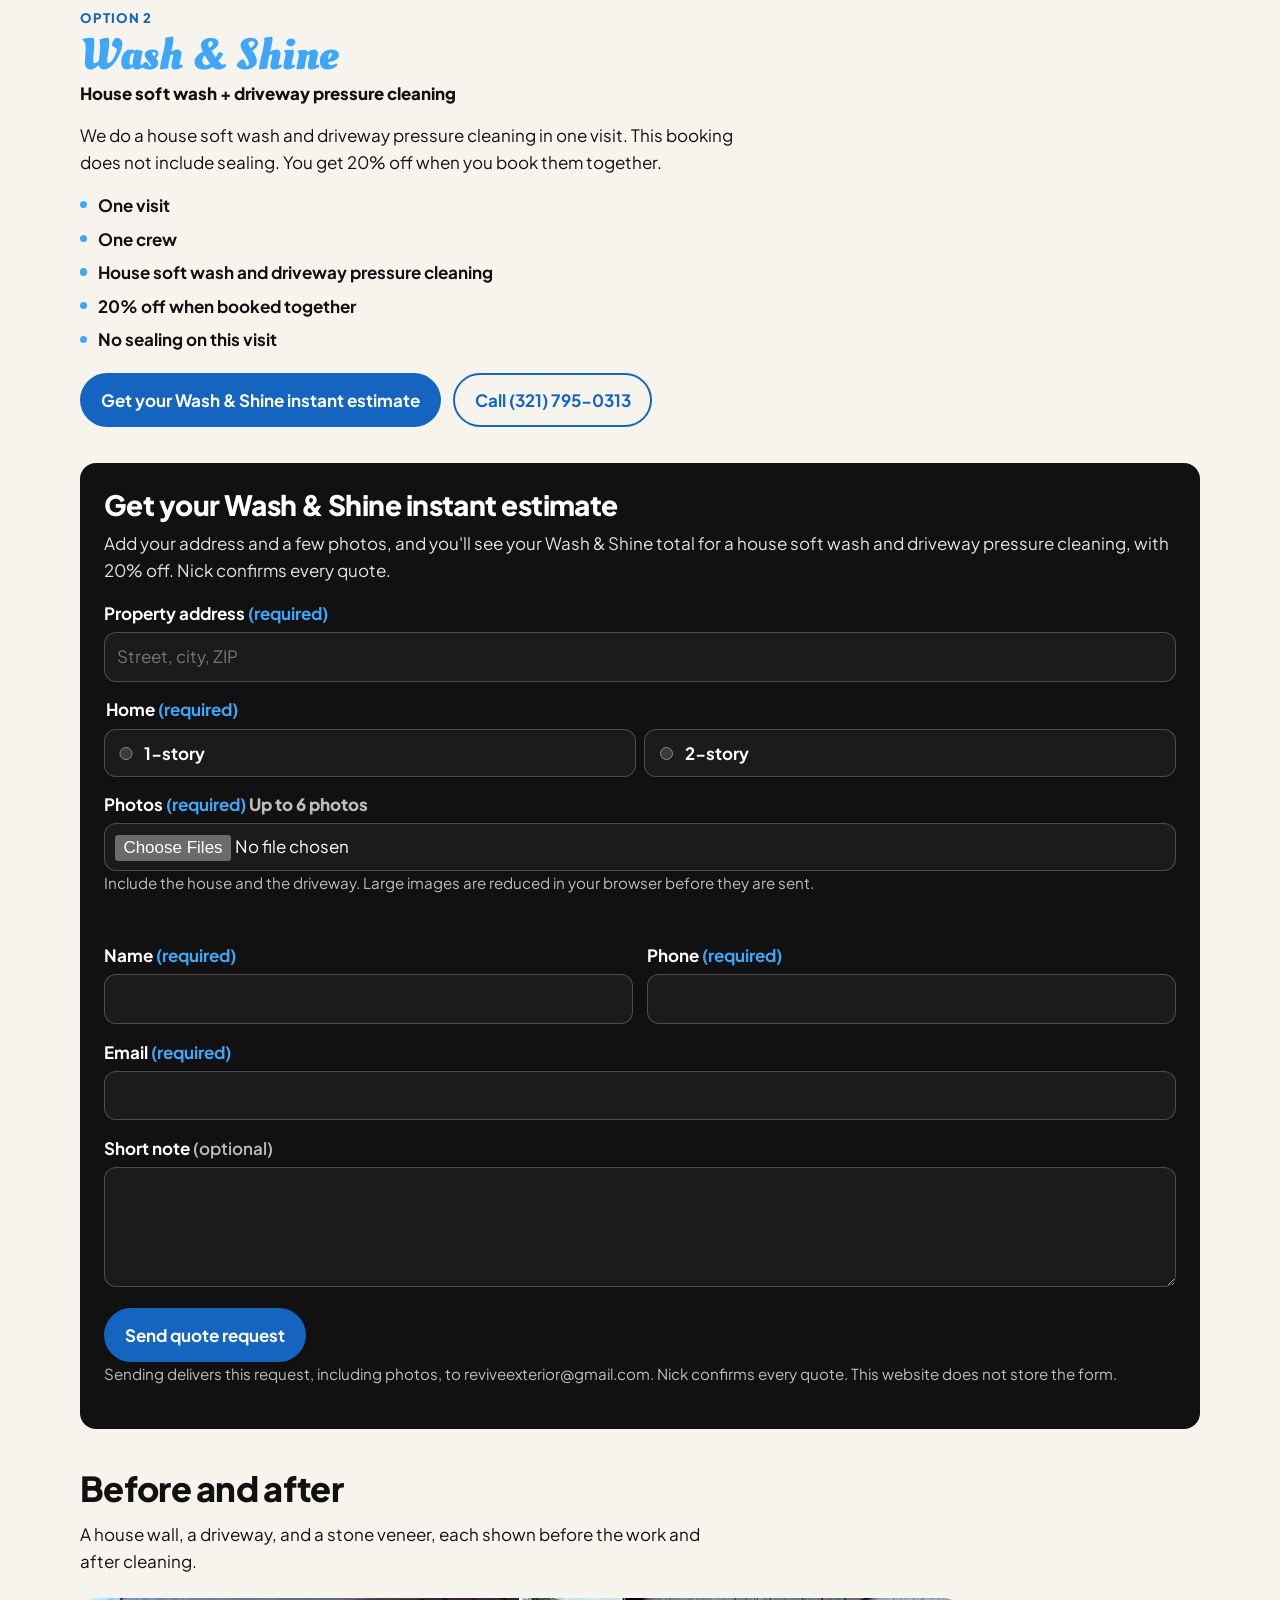
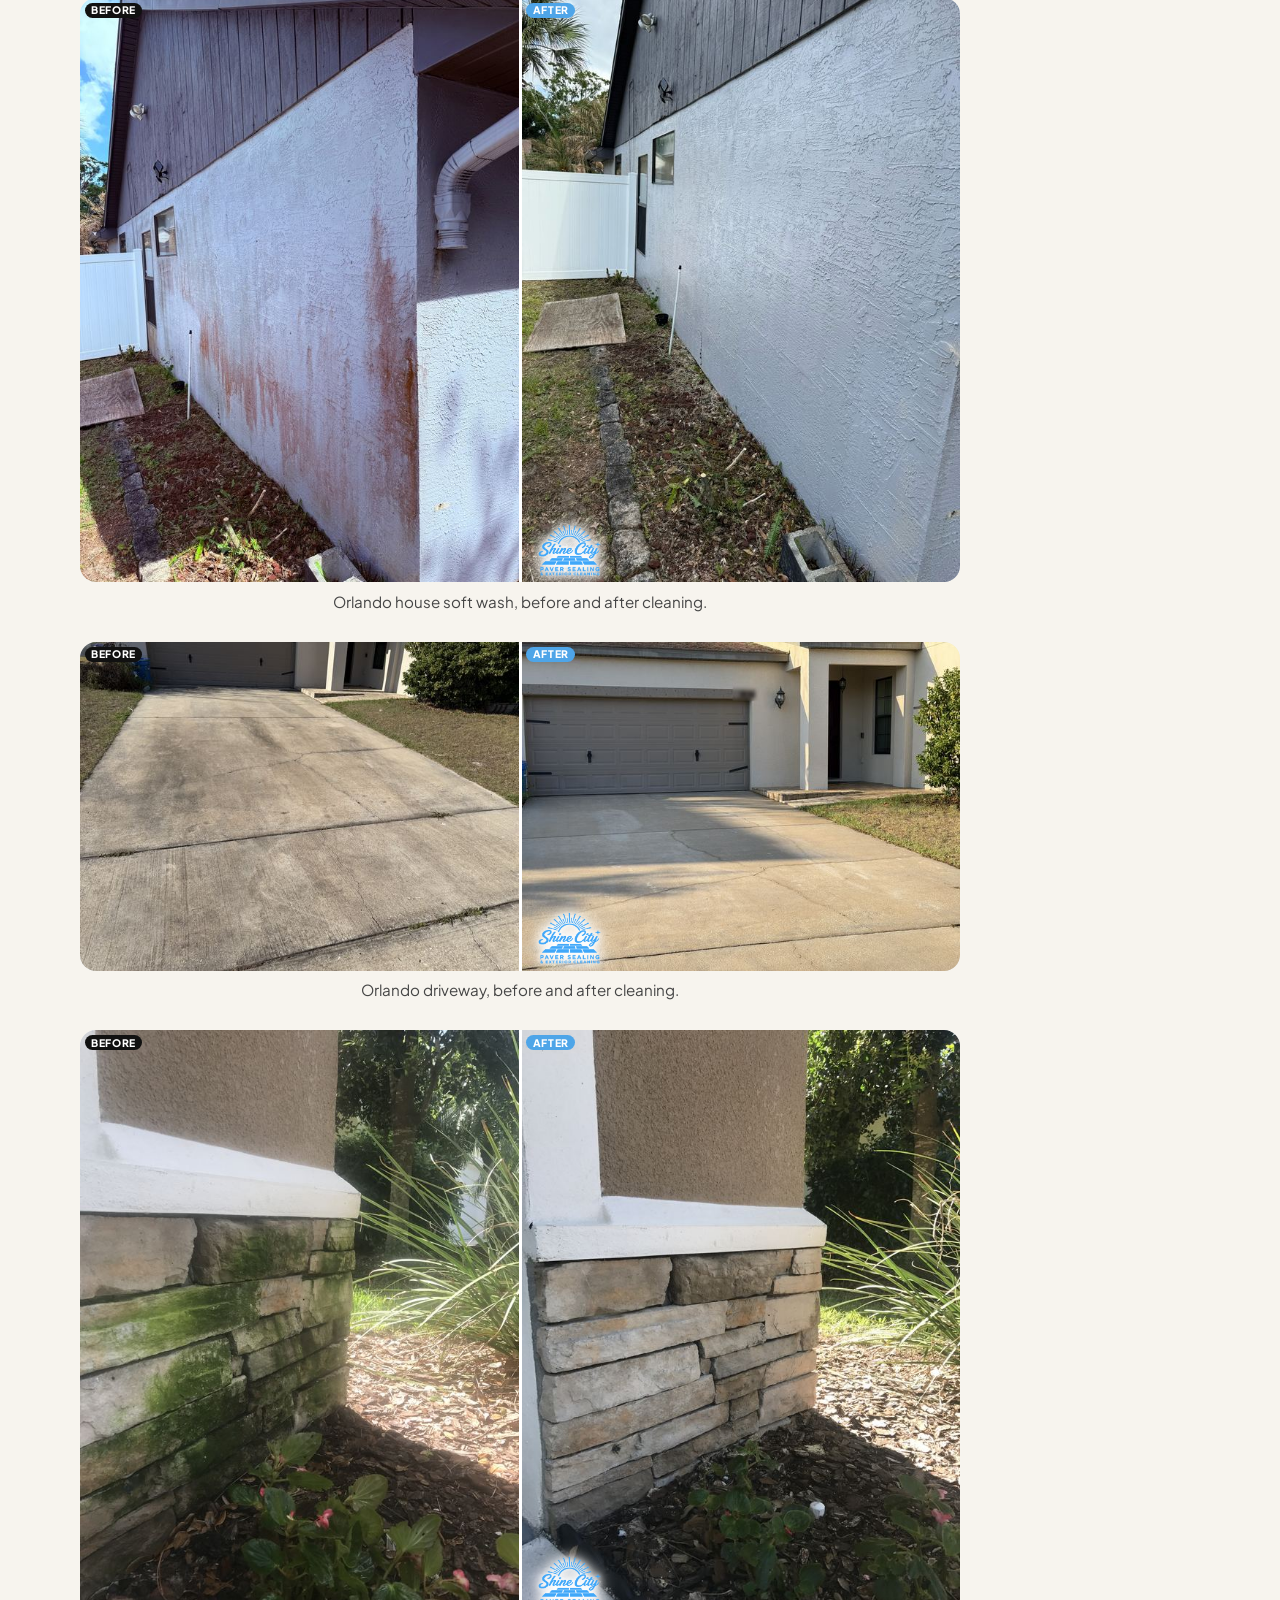
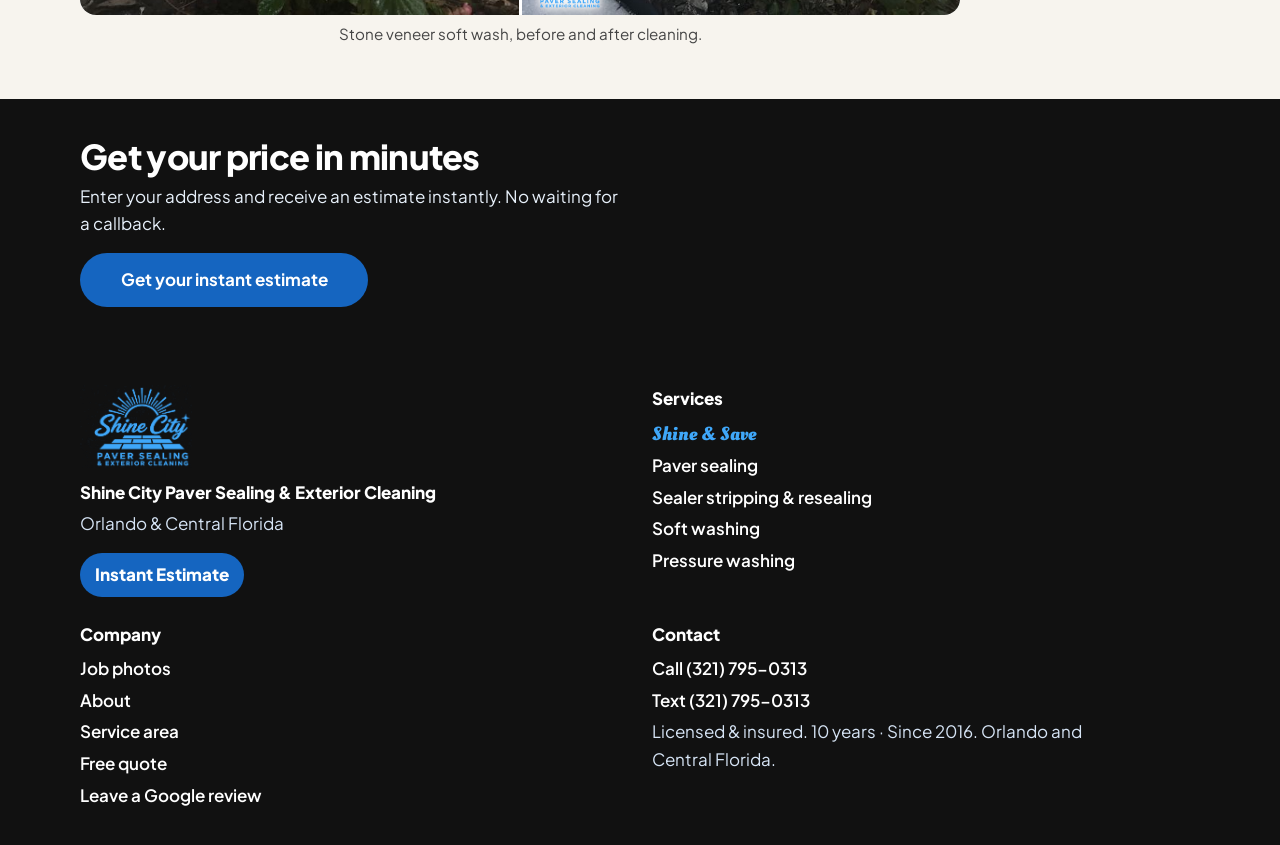
<file: driveway-pool-deck-package/index.html>
<!DOCTYPE html>
<html lang="en">
<head>
  <meta charset="utf-8">
  <meta name="viewport" content="width=device-width, initial-scale=1">
  <title>Shine &amp; Save | Shine &amp; Seal or Wash &amp; Shine</title>
  <meta name="description" content="Shine &amp; Save: Shine &amp; Seal is 20% off a clean, sand, and seal on the driveway and pool deck. Wash &amp; Shine is 20% off a house soft wash and driveway pressure cleaning together. Orlando and Central Florida.">
  <meta name="robots" content="index,follow">
  <link rel="canonical" href="https://shinecitypaversealing.com/driveway-pool-deck-package/">
  <meta property="og:url" content="https://shinecitypaversealing.com/driveway-pool-deck-package/">
  <meta property="og:title" content="Shine &amp; Save | Shine &amp; Seal or Wash &amp; Shine">
  <meta property="og:description" content="Shine &amp; Save: Shine &amp; Seal is 20% off a clean, sand, and seal on the driveway and pool deck. Wash &amp; Shine is 20% off a house soft wash and driveway pressure cleaning together. Orlando and Central Florida.">
  <meta name="twitter:title" content="Shine &amp; Save | Shine &amp; Seal or Wash &amp; Shine">
  <meta name="twitter:description" content="Shine &amp; Save: Shine &amp; Seal is 20% off a clean, sand, and seal on the driveway and pool deck. Wash &amp; Shine is 20% off a house soft wash and driveway pressure cleaning together. Orlando and Central Florida.">

  <meta name="theme-color" content="#111111">
  <meta property="og:type" content="website">
  <meta property="og:site_name" content="Shine City Paver Sealing &amp; Exterior Cleaning">
  <meta property="og:image" content="https://shinecitypaversealing.com/assets/og.png">
  <meta property="og:image:width" content="1200">
  <meta property="og:image:height" content="630">
  <meta property="og:image:alt" content="Shine City Paver Sealing and Exterior Cleaning, serving Orlando and Central Florida">
  <meta name="twitter:card" content="summary_large_image">
  <meta name="twitter:image" content="https://shinecitypaversealing.com/assets/og.png">
  <link rel="icon" href="/review/favicon.ico" sizes="any">
  <link rel="icon" type="image/png" sizes="32x32" href="/review/favicon-32.png">
  <link rel="apple-touch-icon" href="/review/apple-touch-icon.png">
  <link rel="preconnect" href="https://fonts.googleapis.com">
  <link rel="preconnect" href="https://fonts.gstatic.com" crossorigin>
  <link rel="stylesheet" href="https://fonts.googleapis.com/css2?family=Plus+Jakarta+Sans:wght@400;500;600;700;800&amp;display=swap">
  <link rel="preload" href="/fonts/oleo-script-bold.woff2" as="font" type="font/woff2" crossorigin>
  <link rel="stylesheet" href="/css/styles.css?v=20261117c">

  <script type="application/ld+json">
{
  "@context": "https://schema.org",
  "@type": "BreadcrumbList",
  "itemListElement": [
    {
      "@type": "ListItem",
      "position": 1,
      "name": "Home",
      "item": "https://shinecitypaversealing.com/"
    },
    {
      "@type": "ListItem",
      "position": 2,
      "name": "Shine & Save",
      "item": "https://shinecitypaversealing.com/driveway-pool-deck-package/"
    }
  ]
}
</script>
  <script type="application/ld+json">
{
  "@context": "https://schema.org",
  "@type": "Service",
  "name": "Shine & Save",
  "serviceType": "Shine & Seal and Wash & Shine",
  "description": "Shine & Save includes Shine & Seal and Wash & Shine. Shine & Seal cleans, sands, and seals the driveway and pool deck in one visit, 20% off the whole project. Wash & Shine is a house soft wash and driveway pressure cleaning in one visit, with no sealing, 20% off when booked together. Orlando and Central Florida. Licensed and insured. In business since 2016.",
  "url": "https://shinecitypaversealing.com/driveway-pool-deck-package/",
  "provider": {
    "@id": "https://shinecitypaversealing.com/#business"
  },
  "areaServed": [
    "Orange County, Florida",
    "Seminole County, Florida",
    "Brevard County, Florida"
  ]
}
</script>
</head>
<body>

  <a class="skip" href="#main">Skip to content</a>
  <header class="site-header">
    <div class="container header-inner">
      <a class="brand" href="/">
        <img src="/assets/logo.png" width="957" height="708" alt="Shine City Paver Sealing &amp; Exterior Cleaning">
      </a>
      <button class="nav-toggle" type="button" aria-expanded="false" aria-controls="site-nav">
        <span class="nav-toggle__icon" aria-hidden="true"></span>
        <span class="nav-toggle__label">Menu</span>
      </button>
      <nav id="site-nav" class="site-nav" aria-label="Primary">
        <ul>
          <li><a class="nav-packages" aria-current="page" href="/driveway-pool-deck-package/"><span class="shine-save">Shine &amp; Save Packages</span></a></li>
          <li class="nav-estimate"><a class="nav-cta" href="/pricing/#quote">Instant Estimate</a></li>
          <li><a href="/paver-sealing/">Paver Sealing</a></li>
          <li><a href="/soft-washing/">Soft washing</a></li>
          <li><a href="/pressure-washing/">Pressure washing</a></li>
          <li><a href="/gallery/">Gallery</a></li>
          <li><a href="/about/">About</a></li>
        </ul>
      </nav>
      <a class="header-phone" href="tel:+13217950313"><span>Call or text</span>321-795-0313</a>
    </div>
  </header>

  <main id="main">

    <header class="page-hero">
      <div class="container">
        <nav class="crumbs" aria-label="Breadcrumb"><ol><li><a href="/">Home</a></li><li><span aria-current="page">Shine &amp; Save</span></li></ol></nav>
        <h1 class="shine-save">Shine &amp; Save</h1>
        <p class="package-subtitle">Shine &amp; Seal or Wash &amp; Shine &mdash; 20% Off</p>
        <p class="lede">Shine &amp; Seal cleans, sands, and seals the driveway and the pool deck. Wash &amp; Shine is a house soft wash and driveway pressure cleaning. Book either one and save 20%.</p>
        <p class="hero-cta"><a class="btn" href="/pricing/#quote">Get your instant estimate</a></p>
        <div class="cluster">
          <a class="btn btn--light" href="tel:+13217950313">Call (321) 795-0313</a>
        </div>
        <ul class="package-trust">
          <li>Licensed &amp; Insured</li>
          <li>10 years · Since 2016</li>
        </ul>
      </div>
    </header>

    <section class="section package-promo" aria-labelledby="packages-overview-heading">
      <div class="container">
        <h2 id="packages-overview-heading" class="package-promo__title"><span class="shine-save">Shine &amp; Save Packages</span></h2>
        <div class="pkg-grid">
          <a class="pkg-tile pkg-tile--seal" href="#driveway-pool-deck-seal">
            <img src="/images/hero/sealed-front-driveway.jpg" alt="" width="1920" height="1280">
            <span class="pkg-tile__tag">Featured</span>
            <span class="pkg-tile__text">
              <span class="pkg-tile__name shine-save">Shine &amp; Seal</span>
              <span class="pkg-tile__desc">Driveway + Pool Deck Sealing</span>
              <span class="pkg-tile__offer">20% OFF</span>
              <span class="pkg-tile__note">when booked together</span>
              <span class="pkg-tile__cta">See details</span>
            </span>
          </a>
          <a class="pkg-tile pkg-tile--wash" href="#wash-quote">
            <img src="/images/gallery/driveway-surface-cleaner-during.jpg" alt="Driveway mid-clean with a surface cleaner in front of an Orlando-area home" width="1600" height="1200">
            <span class="pkg-tile__text">
              <span class="pkg-tile__name shine-save">Wash &amp; Shine</span>
              <span class="pkg-tile__desc">House soft wash + <span class="desc-line">driveway pressure cleaning</span></span>
              <span class="pkg-tile__offer">20% OFF</span>
              <span class="pkg-tile__note">when booked together</span>
              <span class="pkg-tile__cta">See details</span>
            </span>
          </a>
        </div>
      </div>
    </section>

    <section class="section section--white offer offer--featured" id="driveway-pool-deck-seal" aria-labelledby="seal-heading">
      <div class="container">
        <p class="offer__kicker"><span class="offer__tag">Featured</span> Option 1</p>
        <h2 id="seal-heading" class="shine-save">Shine &amp; Seal</h2>
        <p class="offer__line">Driveway + Pool Deck Sealing</p>
        <div class="narrow">
          <p>We clean, sand, and seal your driveway and pool deck in one visit. You get 20% off the whole project. It's the best value we offer, and your home looks finished from the curb to the pool.</p>
          <p>Same three steps on the driveway and the pool deck: clean the pavers, sand the joints, and seal the finish you pick. One visit, one crew, and 20% off the full job.</p>
          <p>Get your price from the instant estimate. Enter your address and add up to 6 photos of the driveway and the pool deck.</p>
        </div>
        <ul class="package-benefits package-benefits--light">
          <li>One visit</li>
          <li>One crew</li>
          <li>20% off the full job</li>
          <li>Matching shine from the curb to the pool</li>
          <li>Sealed pavers that resist stains and fading and keep their color</li>
        </ul>
        <div class="cluster" style="margin-top:1.25rem">
          <a class="btn" href="#seal-quote">Get your instant estimate</a>
          <a class="btn btn--outline" href="tel:+13217950313">Call (321) 795-0313</a>
        </div>
        <div class="wash-quote" id="seal-quote">
          <h3>Get your Shine &amp; Seal instant estimate</h3>
          <p>Add your address and a few photos of the driveway and the pool deck, and you'll see your Shine &amp; Seal estimate. Nick confirms every quote.</p>
          <form id="seal-quote-form" data-quote-form data-photos-required data-seal-quote action="https://formsubmit.co/reviveexterior@gmail.com" method="post" enctype="multipart/form-data">
            <div class="form-grid">
              <div class="field full">
                <label for="sq-address">Property address <span class="req">(required)</span></label>
                <input id="sq-address" name="full_address" type="text" autocomplete="street-address" required minlength="5" placeholder="Street, city, ZIP">
              </div>
              <div class="field full">
                <label for="sq-photos">Photos <span class="req">(required)</span> <span class="photo-limit">Up to 6 photos</span></label>
                <input id="sq-photos" data-photos name="attachment" type="file" accept="image/*" multiple required>
                <p class="form-note">Include the driveway and the pool deck. Large images are reduced in your browser before they are sent.</p>
                <div class="photo-preview" data-photo-preview></div>
                <p class="form-note" data-photo-status role="status"></p>
              </div>
              <div class="field">
                <label for="sq-name">Name <span class="req">(required)</span></label>
                <input id="sq-name" name="name" type="text" autocomplete="name" required minlength="2">
              </div>
              <div class="field">
                <label for="sq-phone">Phone <span class="req">(required)</span></label>
                <input id="sq-phone" name="phone" type="tel" autocomplete="tel" inputmode="tel" required minlength="7">
              </div>
              <div class="field full">
                <label for="sq-email">Email <span class="req">(required)</span></label>
                <input id="sq-email" name="email" type="email" autocomplete="email" inputmode="email" required>
              </div>
              <div class="field full">
                <label for="sq-note">Short note <span class="optional">(optional)</span></label>
                <textarea id="sq-note" name="note" maxlength="1000" rows="3"></textarea>
              </div>
              <div class="full">
                <p class="hp" aria-hidden="true">
                  <label for="sq-company">Company</label>
                  <input id="sq-company" name="_honey" type="text" tabindex="-1" autocomplete="off">
                </p>
                <input type="hidden" name="latitude" value="">
                <input type="hidden" name="longitude" value="">
                <input type="hidden" name="satellite_link" value="">
                <input type="hidden" name="measured_sqft" value="">
                <input type="hidden" name="instant_price" value="">
                <input type="hidden" name="estimate_confidence" value="">
                <input type="hidden" name="instant_estimate" value="">
                <input type="hidden" name="service" value="Paver sealing">
                <input type="hidden" name="_subject" value="Shine City quote request">
                <input type="hidden" name="_template" value="table">
                <input type="hidden" name="_captcha" value="false">
                <input type="hidden" name="_next" value="https://shinecitypaversealing.com/driveway-pool-deck-package/?thanks=1#seal-quote">
                <button class="btn" type="submit">Send quote request</button>
                <p class="form-note" data-form-note>Sending delivers this request, including photos, to reviveexterior@gmail.com. Nick confirms every quote.</p>
              </div>
            </div>
            <div class="wash-breakdown" data-seal-breakdown hidden>
              <h3 class="wash-breakdown__title">Your Shine &amp; Seal estimate</h3>
              <dl>
                <div><dt>Area</dt><dd data-seal-sqft></dd></div>
                <div class="wash-breakdown__total"><dt>Estimate</dt><dd data-seal-total></dd></div>
              </dl>
              <p class="form-confirm">Nick confirms every quote.</p>
            </div>
            <div class="form-result" data-form-thanks hidden>
              <h3>Thanks, we have your quote request</h3>
              <p class="estimate-live" data-estimate-result>We'll review and send your quote.</p>
              <p>Nick confirms every quote. Nothing is stored on this website.</p>
            </div>
            <div class="form-result" data-form-result hidden>
              <h3>We could not deliver the form from the website</h3>
              <p class="estimate-live" data-estimate-result>We'll review and send your quote.</p>
              <p>Your email app should open with the details addressed to reviveexterior@gmail.com. Photos were not attached this way. Please text photos of the driveway and pool deck to 321-795-0313. Nothing is stored on this website.</p>
              <div class="cluster">
                <a class="btn" data-mailto-link href="mailto:reviveexterior@gmail.com">Open the email</a>
                <a class="btn btn--outline" data-sms-link href="sms:+13217950313">Text it instead</a>
              </div>
            </div>
          </form>
        </div>
        <div class="section-head" style="margin-top:2.5rem">
          <h2 id="photos-heading">Before and after</h2>
          <p>A driveway and pool decks, each shown before the work and after sealing.</p>
        </div>
        <div class="package-photos">
          <figure class="pair pair--ba pair--split pair--natural pair--driveway">
            <div class="pair__grid" style="--aw:1920;--ah:1280">
              <button type="button" class="shot shot--before" data-full="/images/gallery/sealing/front-driveway-before-plain.jpg" data-alt="Front paver driveway in Orlando before sealing" data-w="1080" data-h="901">
                <img src="/images/gallery/sealing/thumbs/front-driveway-before-plain.jpg" alt="Front paver driveway in Orlando before sealing" width="800" height="667" loading="lazy" decoding="async">
                <span class="shot__tag">BEFORE</span>
              </button>
              <button type="button" class="shot shot--after" data-full="/images/hero/sealed-front-driveway.jpg" data-alt="Front paver driveway in Orlando after sealing" data-w="1920" data-h="1280">
                <img src="/images/hero/sealed-front-driveway.jpg" alt="Front paver driveway in Orlando after sealing" width="1920" height="1280" loading="lazy" decoding="async">
                <span class="shot__tag">AFTER</span>
              </button>
            </div>
            <figcaption>Driveway, before and after sealing.</figcaption>
          </figure>
        </div>
        <div class="package-photos package-photos--posters">
          <div class="poster-row">
          <figure class="pair pair--solo pair--stack">
            <div class="pair__grid">
              <button type="button" class="shot" data-full="/images/gallery/orlando-pool-deck-nick-before-after.jpg" data-alt="Paver pool deck before and after weed removal, cleaning, and sealing, Orlando" data-w="1080" data-h="2204">
                <img src="/images/gallery/orlando-pool-deck-nick-before-after.jpg" alt="Paver pool deck before and after weed removal, cleaning, and sealing, Orlando" width="1080" height="2204" loading="lazy" decoding="async">
              </button>
            </div>
            <figcaption>Light paver pool deck, weeds removed, then cleaned and sealed.</figcaption>
          </figure>
          </div>
        </div>
        <div class="package-photos">
          <figure class="pair pair--ba pair--split pair--natural">
            <div class="pair__grid" style="--aw:796;--ah:745">
              <button type="button" class="shot shot--before" data-full="/images/gallery/orlando-pool-deck-lakefront-before.jpg" data-alt="Lakefront Orlando pool deck pavers before sealing" data-w="796" data-h="976">
                <img src="/images/gallery/orlando-pool-deck-lakefront-before.jpg" alt="Lakefront Orlando pool deck pavers before sealing" width="796" height="976" loading="lazy" decoding="async">
                <span class="shot__tag">BEFORE</span>
              </button>
              <button type="button" class="shot shot--after" data-full="/images/gallery/orlando-pool-deck-lakefront-after.jpg" data-alt="Lakefront Orlando pool deck pavers after sealing" data-w="796" data-h="745">
                <img src="/images/gallery/orlando-pool-deck-lakefront-after.jpg" alt="Lakefront Orlando pool deck pavers after sealing" width="796" height="745" loading="lazy" decoding="async">
                <span class="shot__tag">AFTER</span>
              </button>
            </div>
            <figcaption>Lakefront pool deck, weeds removed, then cleaned and sealed.</figcaption>
          </figure>
          <figure class="pair pair--ba pair--split pair--natural">
            <div class="pair__grid" style="--aw:1600;--ah:1200">
              <button type="button" class="shot shot--before" data-full="/images/gallery/pool-deck-package-before.jpg" data-alt="Pool deck pavers before cleaning and sealing" data-w="1600" data-h="1200">
                <img src="/images/gallery/pool-deck-package-before.jpg" alt="Pool deck pavers before cleaning and sealing" width="1600" height="1200" loading="lazy" decoding="async">
                <span class="shot__tag">BEFORE</span>
              </button>
              <button type="button" class="shot shot--after" data-full="/images/gallery/pool-deck-package-after.jpg" data-alt="Pool deck pavers after cleaning and sealing" data-w="1600" data-h="1200">
                <img src="/images/gallery/pool-deck-package-after.jpg" alt="Pool deck pavers after cleaning and sealing" width="1600" height="1200" loading="lazy" decoding="async">
                <span class="shot__tag">AFTER</span>
              </button>
            </div>
            <figcaption>Pool deck, before and after sealing.</figcaption>
          </figure>
        </div>
      </div>
    </section>

    <section class="section section--sand offer" id="house-wash-driveway" aria-labelledby="house-wash-heading">
      <div class="container">
        <p class="offer__kicker">Option 2</p>
        <h2 id="house-wash-heading" class="shine-save">Wash &amp; Shine</h2>
        <p class="offer__line">House soft wash + driveway pressure cleaning</p>
        <div class="narrow">
          <p>We do a house soft wash and driveway pressure cleaning in one visit. This booking does not include sealing. You get 20% off when you book them together.</p>
        </div>
        <ul class="package-benefits package-benefits--light">
          <li>One visit</li>
          <li>One crew</li>
          <li>House soft wash and driveway pressure cleaning</li>
          <li>20% off when booked together</li>
          <li>No sealing on this visit</li>
        </ul>
        <div class="cluster" style="margin-top:1.25rem">
          <a class="btn" href="/pricing/?package=wash#quote">Get your Wash &amp; Shine instant estimate</a>
          <a class="btn btn--outline" href="tel:+13217950313">Call (321) 795-0313</a>
        </div>
        <div class="wash-quote" id="wash-quote">
          <h3>Get your Wash &amp; Shine instant estimate</h3>
          <p>Add your address and a few photos, and you'll see your Wash &amp; Shine total for a house soft wash and driveway pressure cleaning, with 20% off. Nick confirms every quote.</p>
          <form id="wash-quote-form" data-quote-form data-photos-required data-wash-quote action="https://formsubmit.co/reviveexterior@gmail.com" method="post" enctype="multipart/form-data">
            <div class="form-grid">
              <div class="field full">
                <label for="wq-address">Property address <span class="req">(required)</span></label>
                <input id="wq-address" name="full_address" type="text" autocomplete="street-address" required minlength="5" placeholder="Street, city, ZIP">
              </div>
              <fieldset class="field full wash-stories">
                <legend>Home <span class="req">(required)</span></legend>
                <label><input type="radio" name="stories" value="1" required> 1-story</label>
                <label><input type="radio" name="stories" value="2" required> 2-story</label>
              </fieldset>
              <div class="field full">
                <label for="wq-photos">Photos <span class="req">(required)</span> <span class="photo-limit">Up to 6 photos</span></label>
                <input id="wq-photos" data-photos name="attachment" type="file" accept="image/*" multiple required>
                <p class="form-note">Include the house and the driveway. Large images are reduced in your browser before they are sent.</p>
                <div class="photo-preview" data-photo-preview></div>
                <p class="form-note" data-photo-status role="status"></p>
              </div>
              <div class="field">
                <label for="wq-name">Name <span class="req">(required)</span></label>
                <input id="wq-name" name="name" type="text" autocomplete="name" required minlength="2">
              </div>
              <div class="field">
                <label for="wq-phone">Phone <span class="req">(required)</span></label>
                <input id="wq-phone" name="phone" type="tel" autocomplete="tel" inputmode="tel" required minlength="7">
              </div>
              <div class="field full">
                <label for="wq-email">Email <span class="req">(required)</span></label>
                <input id="wq-email" name="email" type="email" autocomplete="email" inputmode="email" required>
              </div>
              <div class="field full">
                <label for="wq-note">Short note <span class="optional">(optional)</span></label>
                <textarea id="wq-note" name="note" maxlength="1000" rows="3"></textarea>
              </div>
              <div class="full">
                <p class="hp" aria-hidden="true">
                  <label for="wq-company">Company</label>
                  <input id="wq-company" name="_honey" type="text" tabindex="-1" autocomplete="off">
                </p>
                <input type="hidden" name="latitude" value="">
                <input type="hidden" name="longitude" value="">
                <input type="hidden" name="satellite_link" value="">
                <input type="hidden" name="house_sqft" value="">
                <input type="hidden" name="driveway_sqft" value="">
                <input type="hidden" name="house_price" value="">
                <input type="hidden" name="driveway_price" value="">
                <input type="hidden" name="regular_price" value="">
                <input type="hidden" name="wash_savings" value="">
                <input type="hidden" name="instant_price" value="">
                <input type="hidden" name="estimate_confidence" value="">
                <input type="hidden" name="instant_estimate" value="">
                <input type="hidden" name="service" value="Wash &amp; Shine">
                <input type="hidden" name="_subject" value="Shine City Wash &amp; Shine quote request">
                <input type="hidden" name="_template" value="table">
                <input type="hidden" name="_captcha" value="false">
                <input type="hidden" name="_next" value="https://shinecitypaversealing.com/driveway-pool-deck-package/?thanks=1#wash-quote">
                <button class="btn" type="submit">Send quote request</button>
                <p class="form-note" data-form-note>Sending delivers this request, including photos, to reviveexterior@gmail.com. Nick confirms every quote.</p>
              </div>
            </div>
            <div class="wash-breakdown" data-wash-breakdown hidden>
              <h3 class="wash-breakdown__title">Your Wash &amp; Shine estimate</h3>
              <dl>
                <div><dt>House</dt><dd data-wash-house></dd></div>
                <div><dt>Driveway</dt><dd data-wash-driveway></dd></div>
                <div><dt>Regular price</dt><dd data-wash-regular></dd></div>
                <div><dt>Wash &amp; Shine 20% savings</dt><dd data-wash-savings></dd></div>
                <div class="wash-breakdown__total"><dt>Total</dt><dd data-wash-total></dd></div>
              </dl>
              <p class="form-confirm">Nick confirms every quote.</p>
            </div>
            <div class="form-result" data-form-thanks hidden>
              <h3>Thanks, we have your quote request</h3>
              <p class="estimate-live" data-estimate-result>We'll review and send your quote.</p>
              <p>Nick confirms every quote. Nothing is stored on this website.</p>
            </div>
            <div class="form-result" data-form-result hidden>
              <h3>We could not deliver the form from the website</h3>
              <p class="estimate-live" data-estimate-result>We'll review and send your quote.</p>
              <p>Your email app should open with the details addressed to reviveexterior@gmail.com. Photos were not attached this way. Please text photos of the house and the driveway to 321-795-0313. Nothing is stored on this website.</p>
              <div class="cluster">
                <a class="btn" data-mailto-link href="mailto:reviveexterior@gmail.com">Open the email</a>
                <a class="btn btn--outline" data-sms-link href="sms:+13217950313">Text it instead</a>
              </div>
            </div>
          </form>
        </div>
        <div class="section-head" style="margin-top:2.5rem">
          <h2 id="wash-photos-heading">Before and after</h2>
          <p>A house wall, a driveway, and a stone veneer, each shown before the work and after cleaning.</p>
        </div>
        <div class="package-photos package-photos--pairs">
          <figure class="pair pair--ba pair--split pair--full pair--matched">
            <div class="pair__grid" style="--bw:1200;--bh:1600;--aw:1200;--ah:1600">
              <button type="button" class="shot shot--before" data-full="/images/gallery/orlando-softwash-wall-a-before.jpg" data-alt="Before cleaning: long stucco side wall of a home" data-w="1200" data-h="1600">
                <img src="/images/gallery/thumbs/orlando-softwash-wall-a-before.jpg" alt="Before cleaning: long stucco side wall of a home" width="600" height="800" loading="lazy" decoding="async">
                <span class="shot__tag">BEFORE</span>
              </button>
              <button type="button" class="shot shot--after" data-full="/images/gallery/orlando-softwash-wall-a-after.jpg" data-alt="After cleaning: long stucco side wall of a home" data-w="1200" data-h="1600">
                <img src="/images/gallery/thumbs/orlando-softwash-wall-a-after.jpg" alt="After cleaning: long stucco side wall of a home" width="600" height="800" loading="lazy" decoding="async">
                <span class="shot__tag">AFTER</span>
              </button>
            </div>
            <figcaption>Orlando house soft wash, before and after cleaning.</figcaption>
          </figure>
          <figure class="pair pair--ba pair--split pair--full pair--matched">
            <div class="pair__grid" style="--bw:1600;--bh:1200;--aw:1600;--ah:1200">
              <button type="button" class="shot shot--before" data-full="/images/gallery/orlando-driveway-3-before.jpg" data-alt="Before cleaning: wide concrete driveway in front of a garage" data-w="1600" data-h="1200">
                <img src="/images/gallery/thumbs/orlando-driveway-3-before.jpg" alt="Before cleaning: wide concrete driveway in front of a garage" width="600" height="450" loading="lazy" decoding="async">
                <span class="shot__tag">BEFORE</span>
              </button>
              <button type="button" class="shot shot--after" data-full="/images/gallery/orlando-driveway-3-after.jpg" data-alt="After cleaning: wide concrete driveway in front of a garage" data-w="1600" data-h="1200">
                <img src="/images/gallery/thumbs/orlando-driveway-3-after.jpg" alt="After cleaning: wide concrete driveway in front of a garage" width="600" height="450" loading="lazy" decoding="async">
                <span class="shot__tag">AFTER</span>
              </button>
            </div>
            <figcaption>Orlando driveway, before and after cleaning.</figcaption>
          </figure>
          <figure class="pair pair--ba pair--split pair--full pair--matched">
            <div class="pair__grid" style="--bw:1200;--bh:1600;--aw:1200;--ah:1600">
              <button type="button" class="shot shot--before" data-full="/images/gallery/orlando-softwash-stone-veneer-before.jpg" data-alt="Before cleaning: stacked stone veneer with green growth at the base of a stucco column" data-w="1200" data-h="1600">
                <img src="/images/gallery/thumbs/orlando-softwash-stone-veneer-before.jpg" alt="Before cleaning: stacked stone veneer with green growth at the base of a stucco column" width="600" height="800" loading="lazy" decoding="async">
                <span class="shot__tag">BEFORE</span>
              </button>
              <button type="button" class="shot shot--after" data-full="/images/gallery/orlando-softwash-stone-veneer-after.jpg" data-alt="After cleaning: stacked stone veneer at the base of a stucco column" data-w="1200" data-h="1600">
                <img src="/images/gallery/thumbs/orlando-softwash-stone-veneer-after.jpg" alt="After cleaning: stacked stone veneer at the base of a stucco column" width="600" height="800" loading="lazy" decoding="async">
                <span class="shot__tag">AFTER</span>
              </button>
            </div>
            <figcaption>Stone veneer soft wash, before and after cleaning.</figcaption>
          </figure>
        </div>
      </div>
    </section>

    <section class="estimate-band" aria-label="Instant estimate">
      <div class="container">
        <h2>Get your price in minutes</h2>
        <p>Enter your address and receive an estimate instantly. No waiting for a callback.</p>
        <a class="btn" href="/pricing/#quote">Get your instant estimate</a>
      </div>
    </section>

  </main>

  <footer class="site-footer">
    <div class="container footer-grid">
      <div>
        <a class="brand brand--footer" href="/" aria-label="Shine City home">
          <img src="/assets/logo.png" width="957" height="708" alt="">
        </a>
        <p class="footer-name">Shine City Paver Sealing &amp; Exterior Cleaning</p>
        <p>Orlando &amp; Central Florida</p>
        <p class="footer-estimate"><a href="/pricing/#quote">Instant Estimate</a></p>
      </div>
      <div>
        <p class="footer-title">Services</p>
        <ul>
          <li><a class="shine-save" aria-current="page" href="/driveway-pool-deck-package/">Shine &amp; Save</a></li>
          <li><a href="/paver-sealing/">Paver sealing</a></li>
          <li><a href="/sealer-stripping/">Sealer stripping &amp; resealing</a></li>
          <li><a href="/soft-washing/">Soft washing</a></li>
          <li><a href="/pressure-washing/">Pressure washing</a></li>
        </ul>
      </div>
      <div>
        <p class="footer-title">Company</p>
        <ul>
          <li><a href="/gallery/">Job photos</a></li>
          <li><a href="/about/">About</a></li>
          <li><a href="/service-area/">Service area</a></li>
          <li><a href="/contact/">Free quote</a></li>
          <li><a href="/review/">Leave a Google review</a></li>
        </ul>
      </div>
      <div>
        <p class="footer-title">Contact</p>
        <ul>
          <li><a href="tel:+13217950313">Call (321) 795-0313</a></li>
          <li><a href="sms:+13217950313">Text (321) 795-0313</a></li>
        </ul>
        <p>Licensed &amp; insured. 10 years · Since 2016. Orlando and Central Florida.</p>
      </div>
    </div>
  </footer>
  <div class="sticky-bar">
    <a href="/pricing/#quote">Instant Estimate</a>
    <a href="tel:+13217950313">Call</a>
    <a href="sms:+13217950313">Text</a>
  </div>
  <script src="/js/site-config.js?v=20261117c"></script>
  <script src="/js/site.js?v=20261117c"></script>
  <script src="/js/gallery.js?v=20261117c"></script>

</body>
</html>
</file>
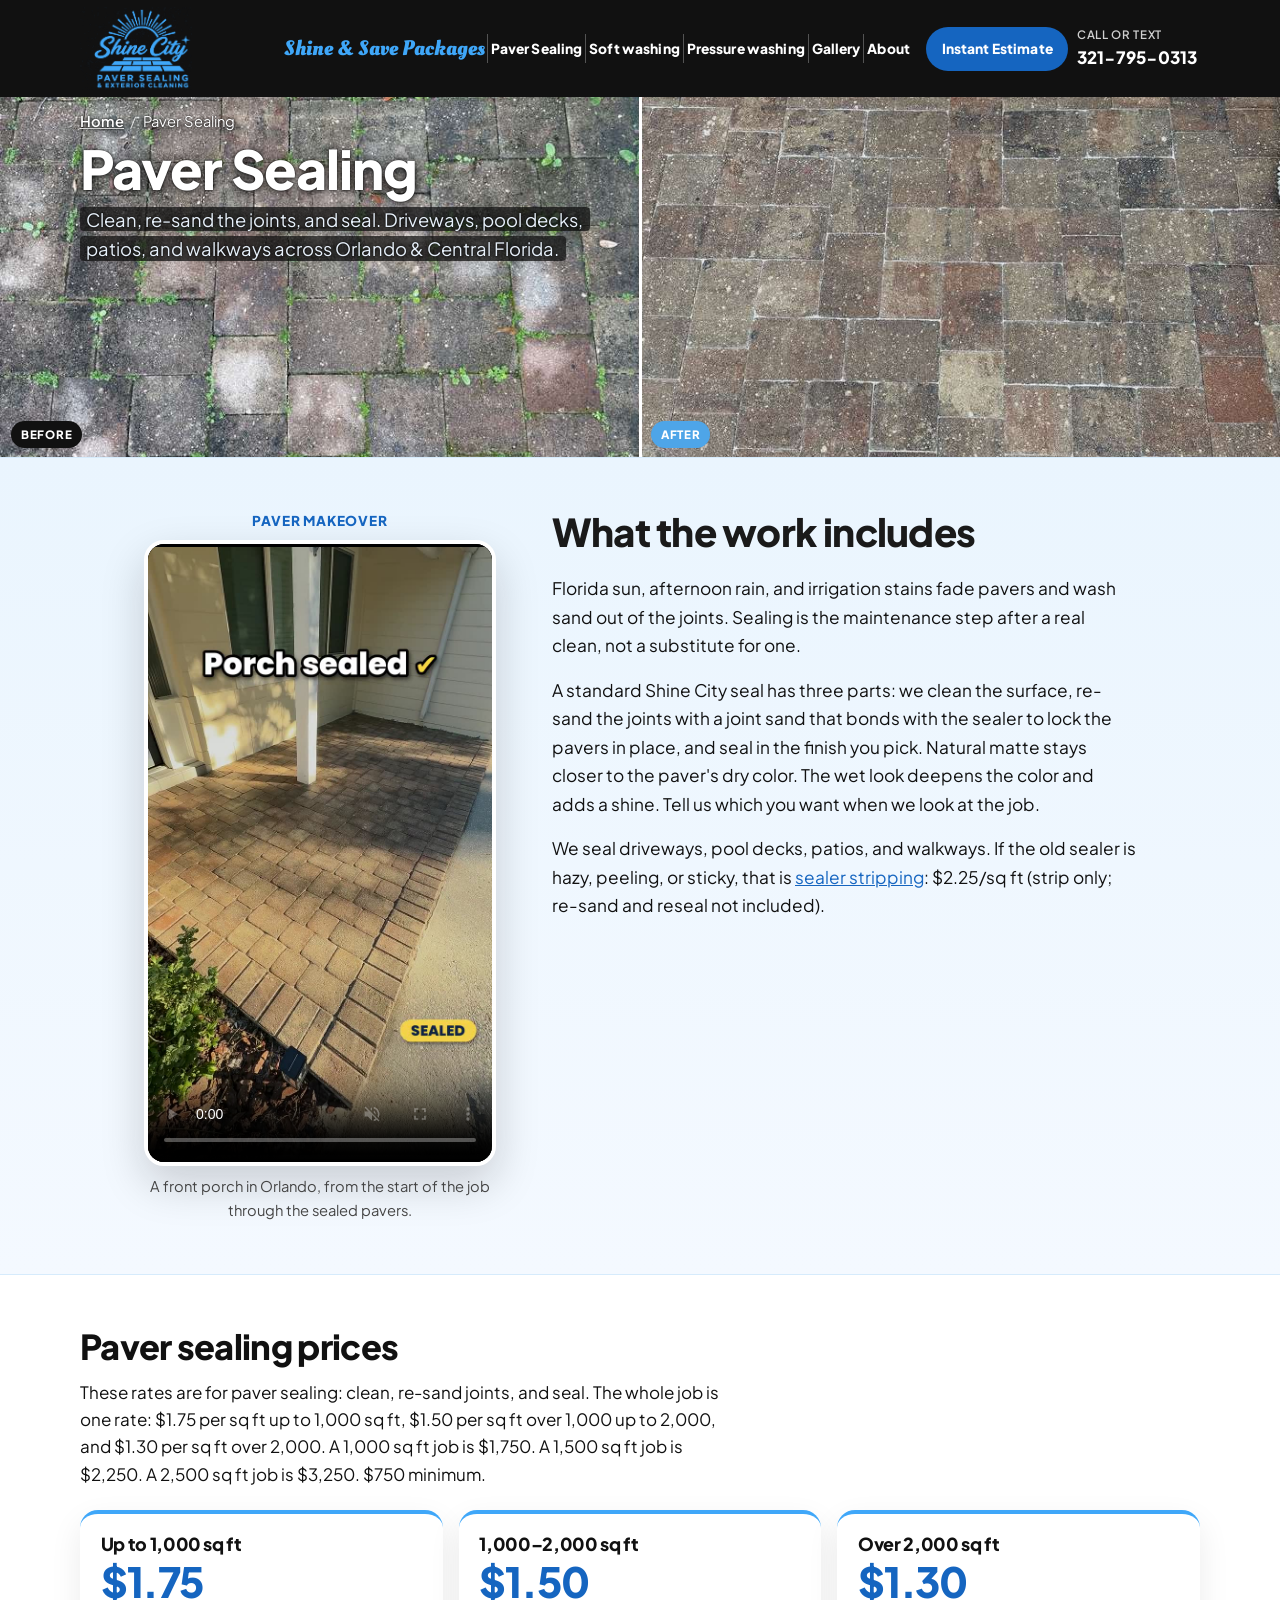
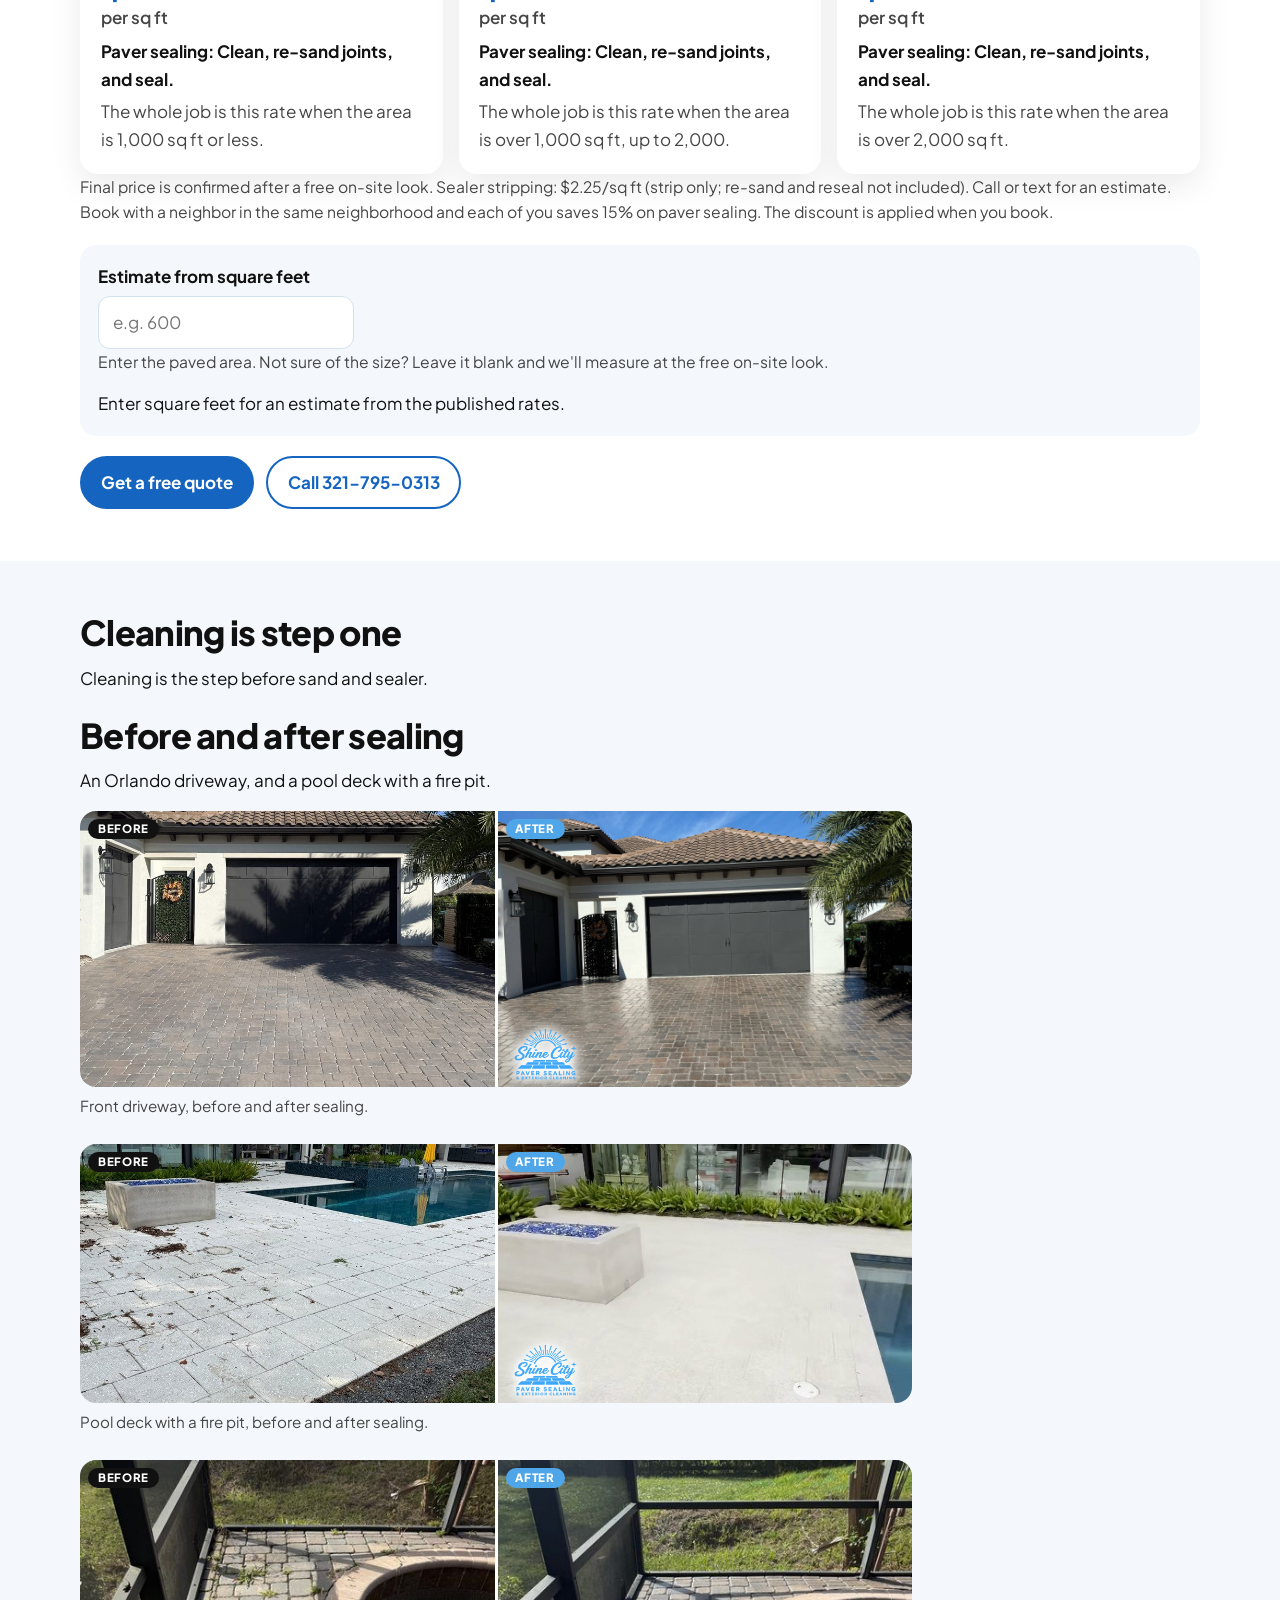
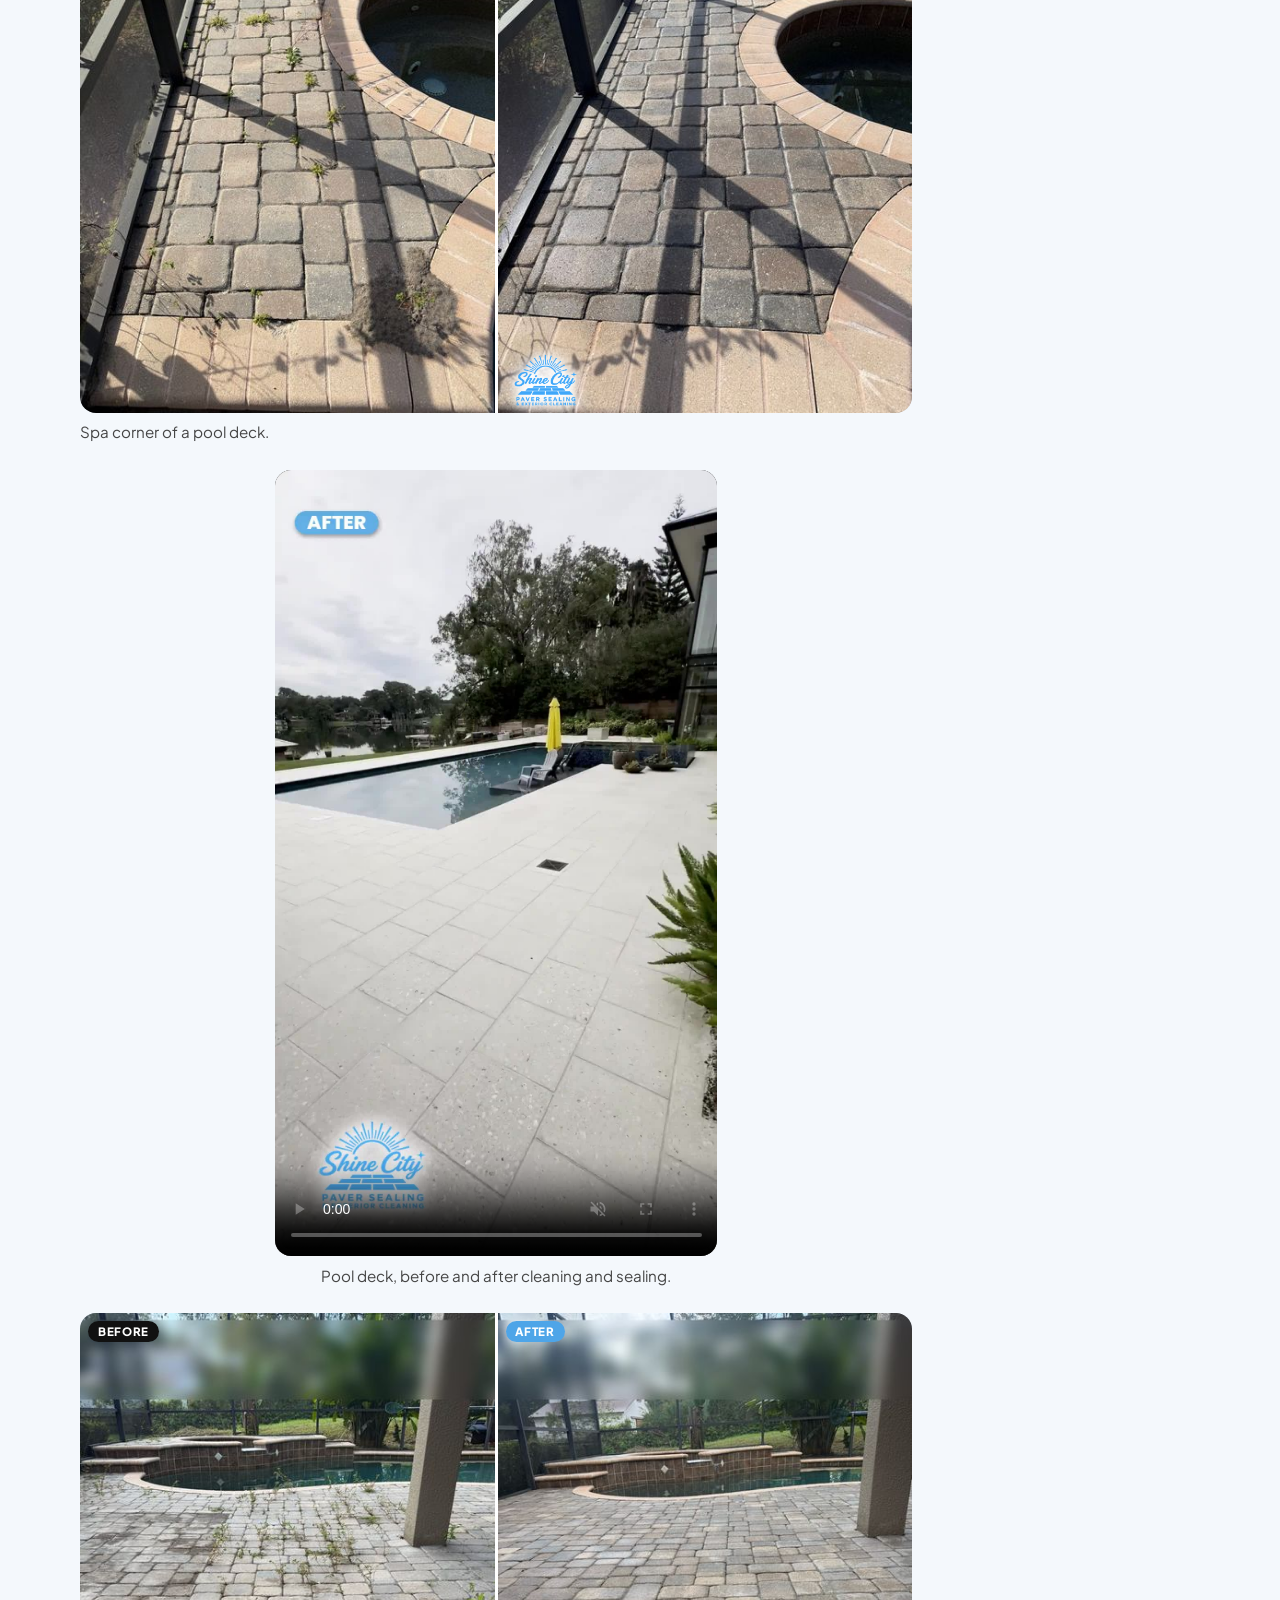
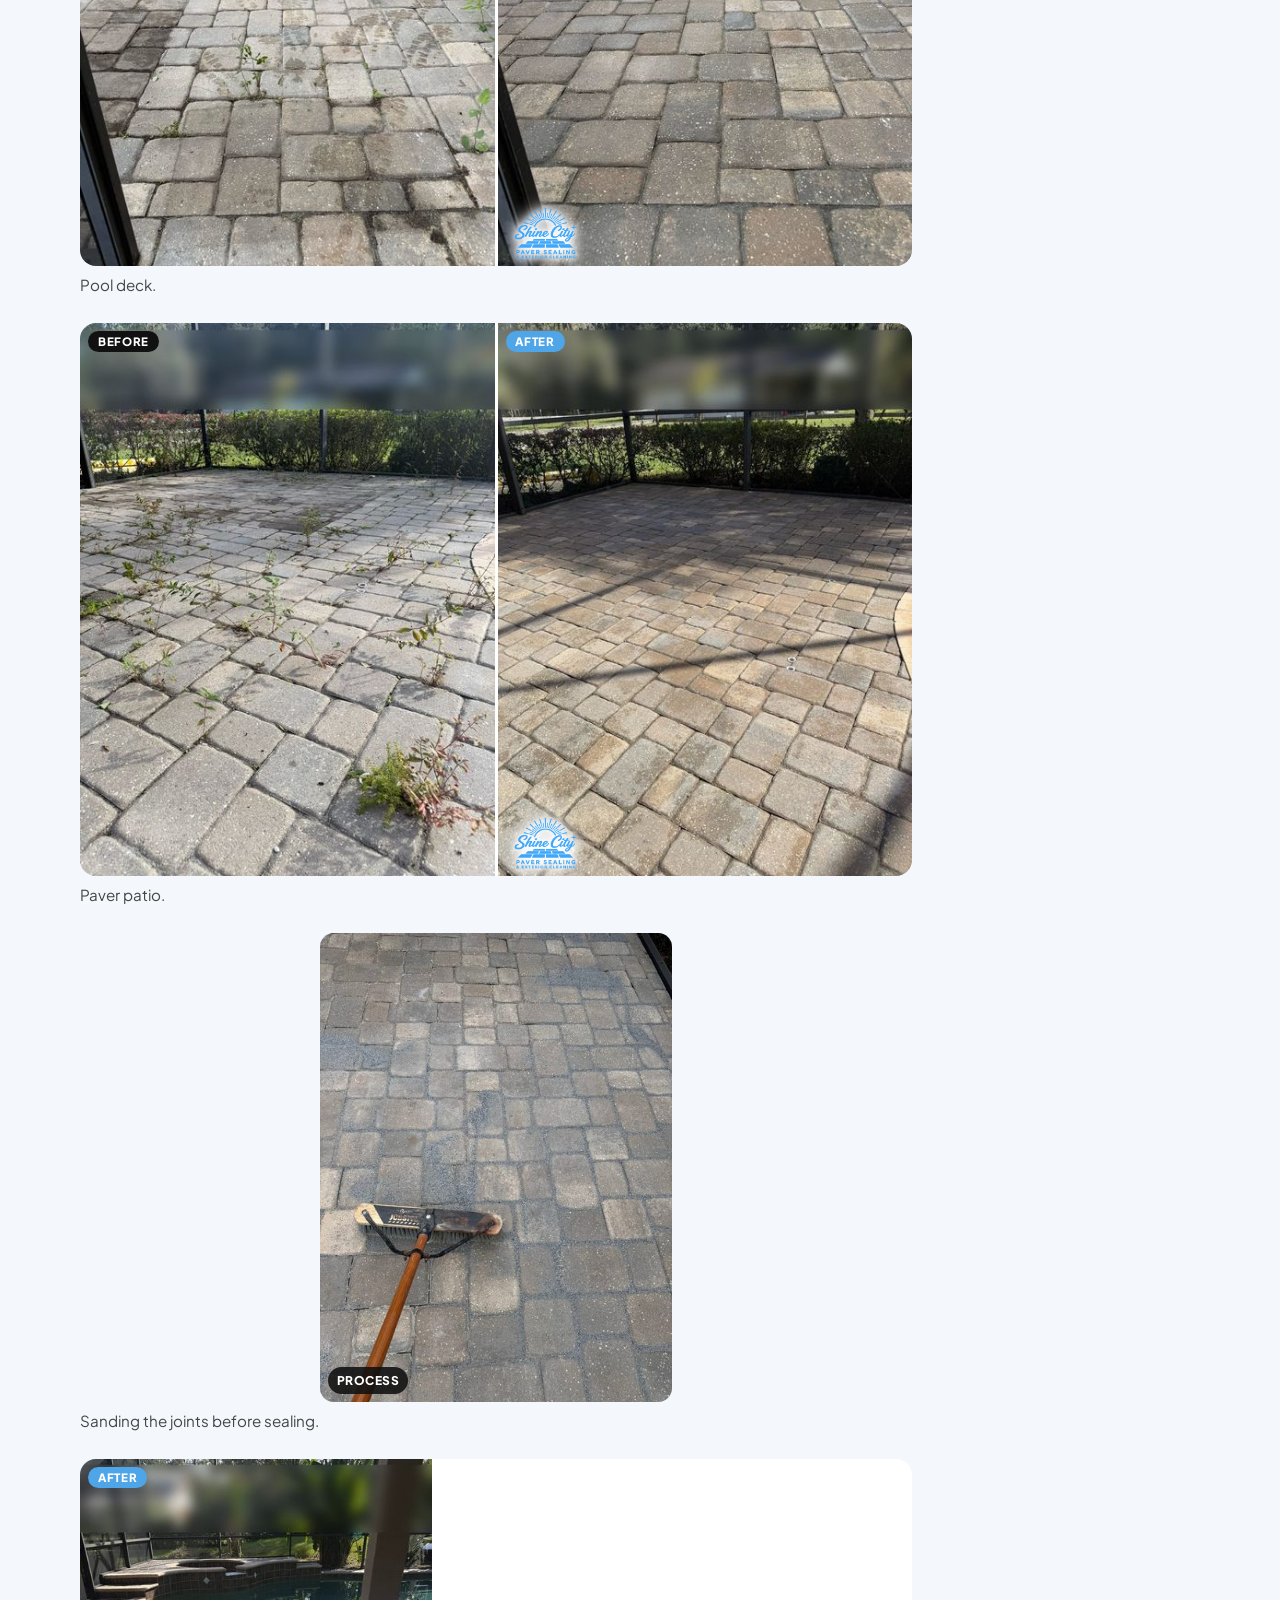
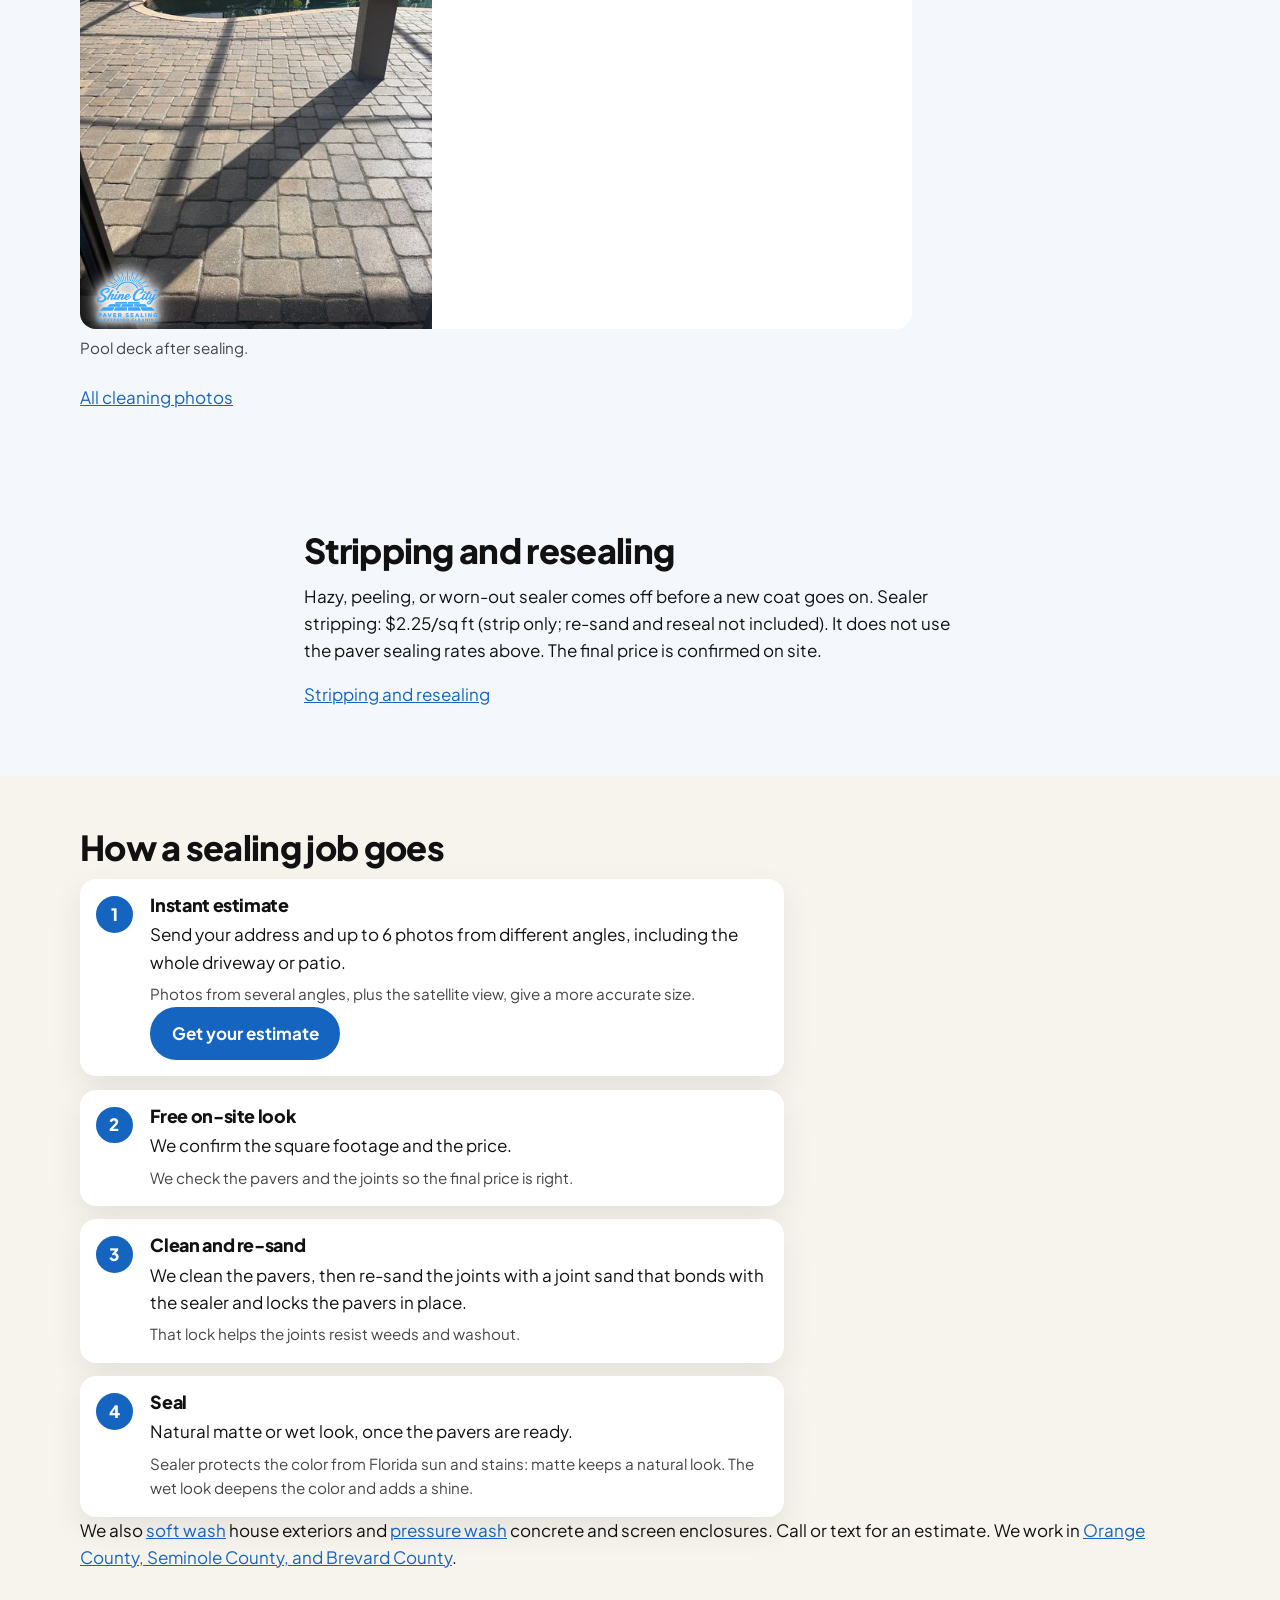
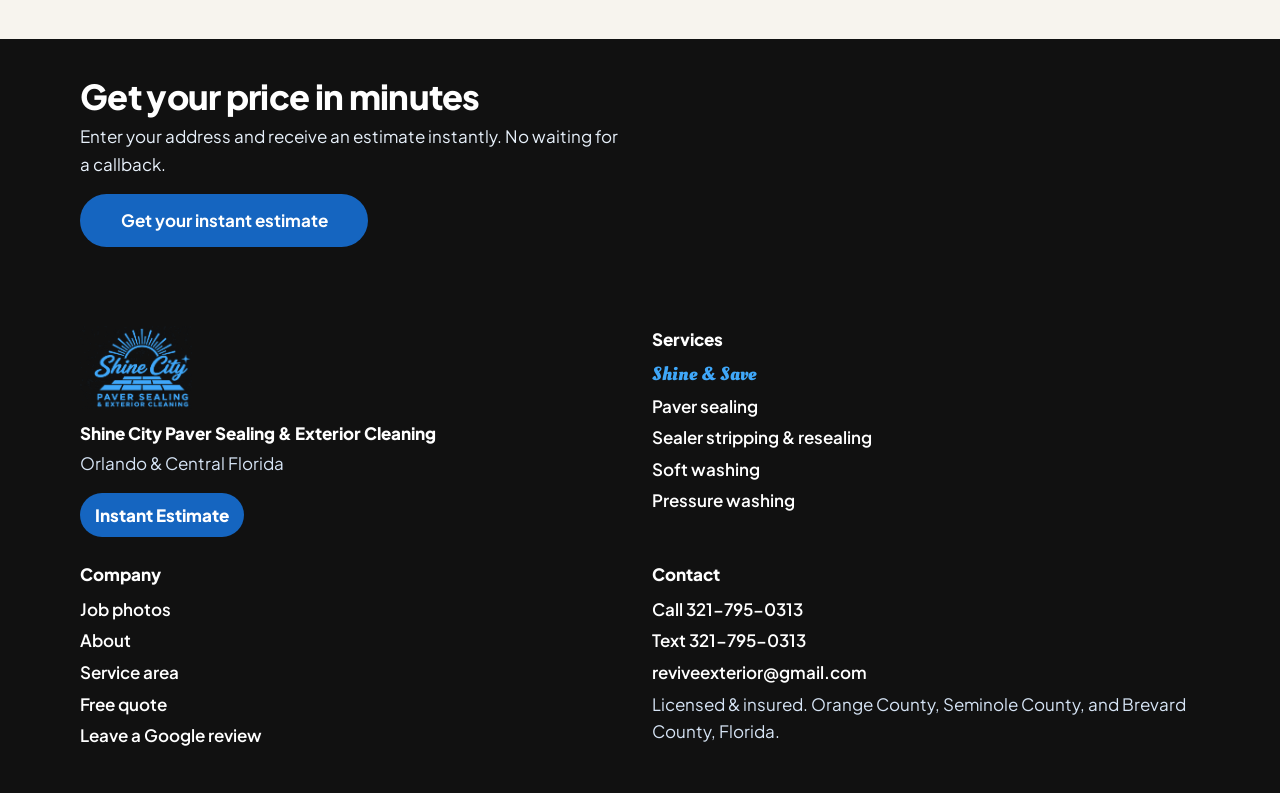
<file: first-seal/index.html>
<!DOCTYPE html>
<html lang="en">
<head>
  <meta charset="utf-8">
  <meta name="viewport" content="width=device-width, initial-scale=1">
  <title>Paver sealing</title>
  <link rel="canonical" href="https://shinecitypaversealing.com/paver-sealing/">
  <meta name="robots" content="noindex,follow">
  <meta http-equiv="refresh" content="0; url=/paver-sealing/">
  <script>location.replace("/paver-sealing/" + location.search + location.hash);</script>
</head>
<body>
  <p><a href="/paver-sealing/">Paver sealing</a></p>
</body>
</html>
</file>
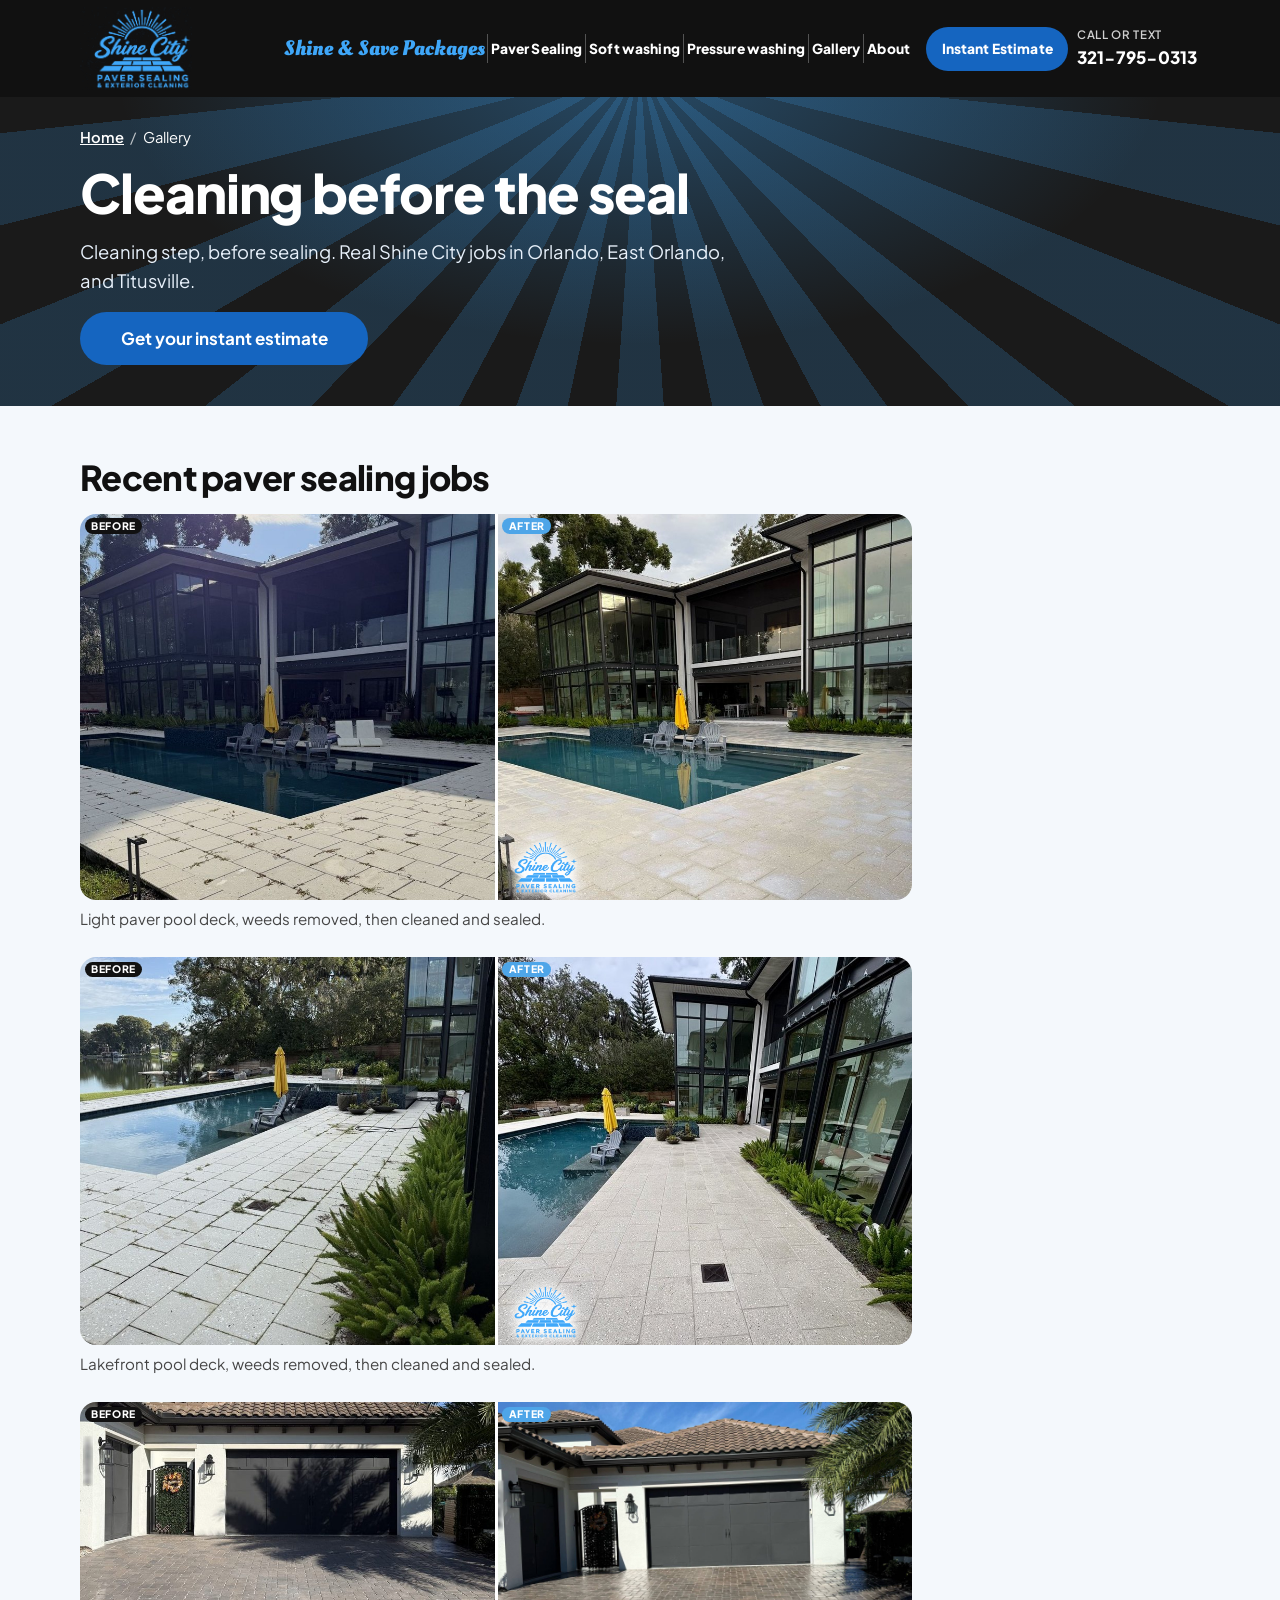
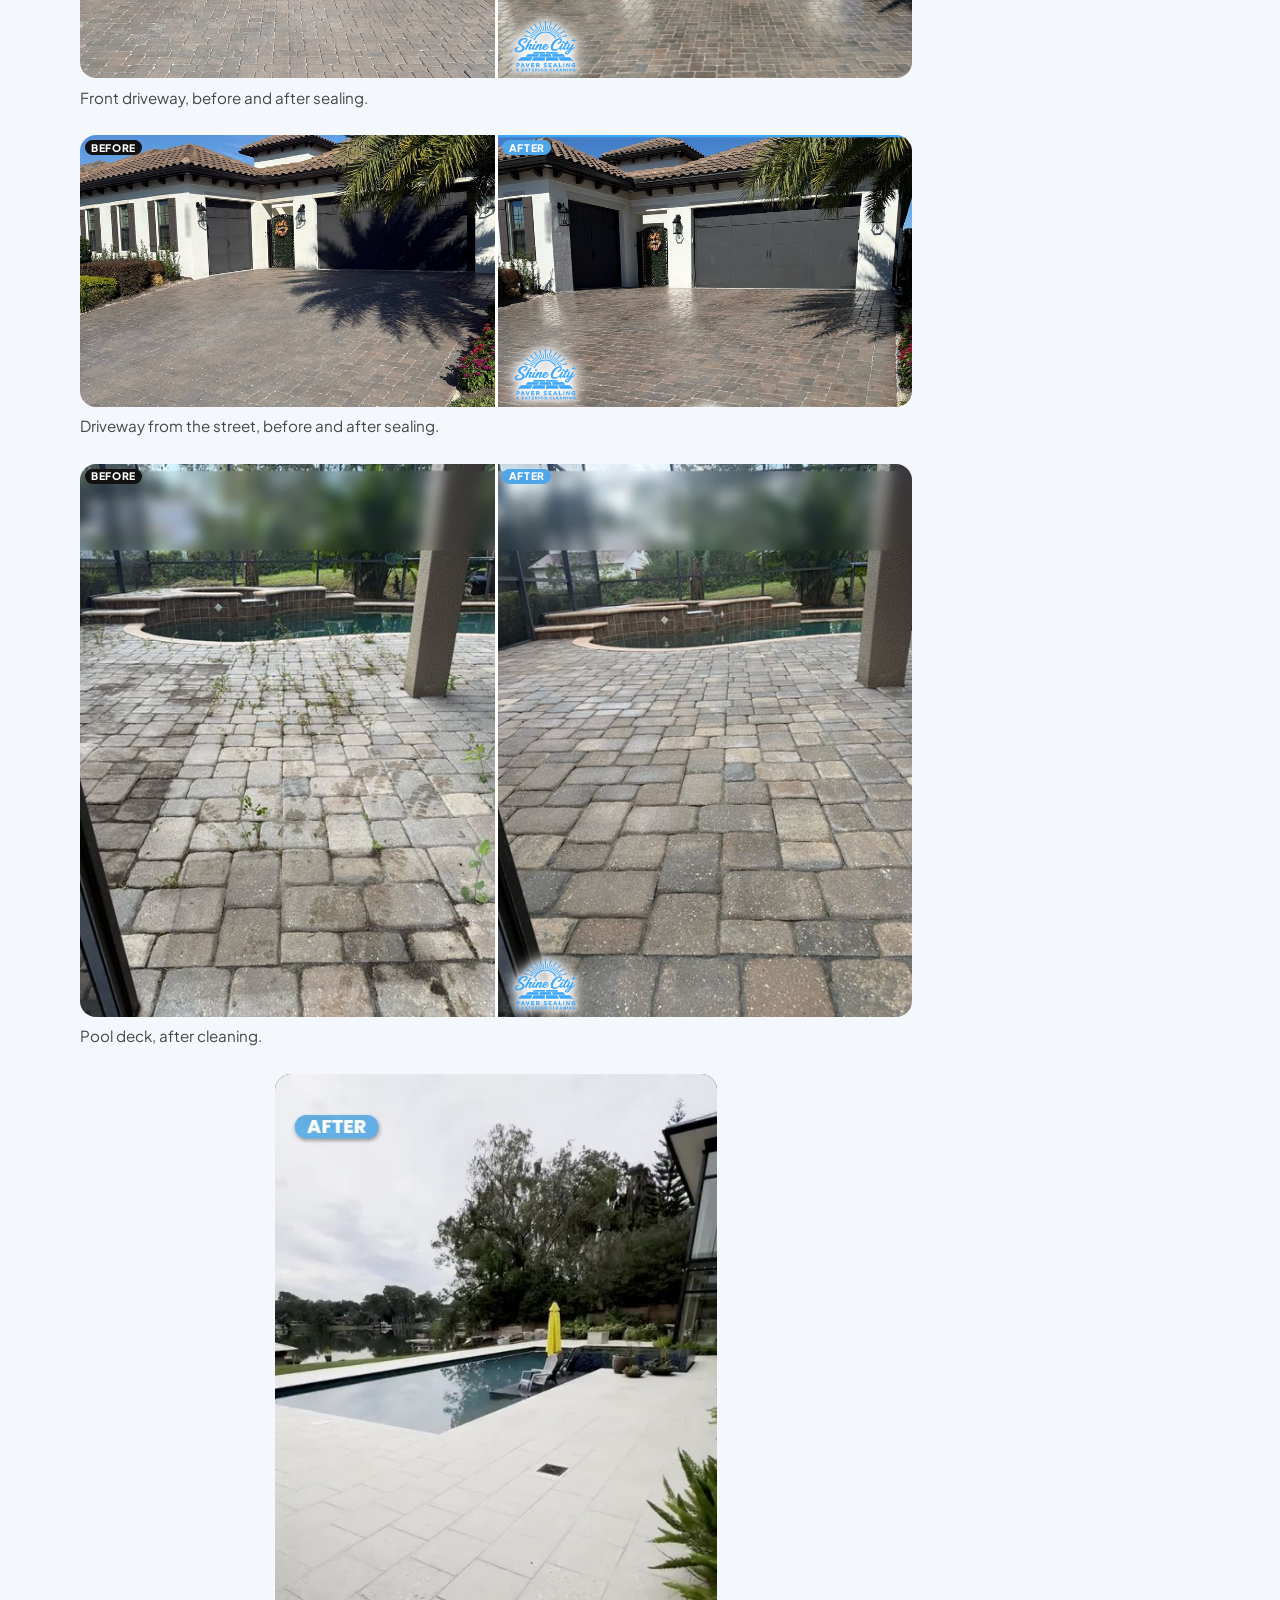
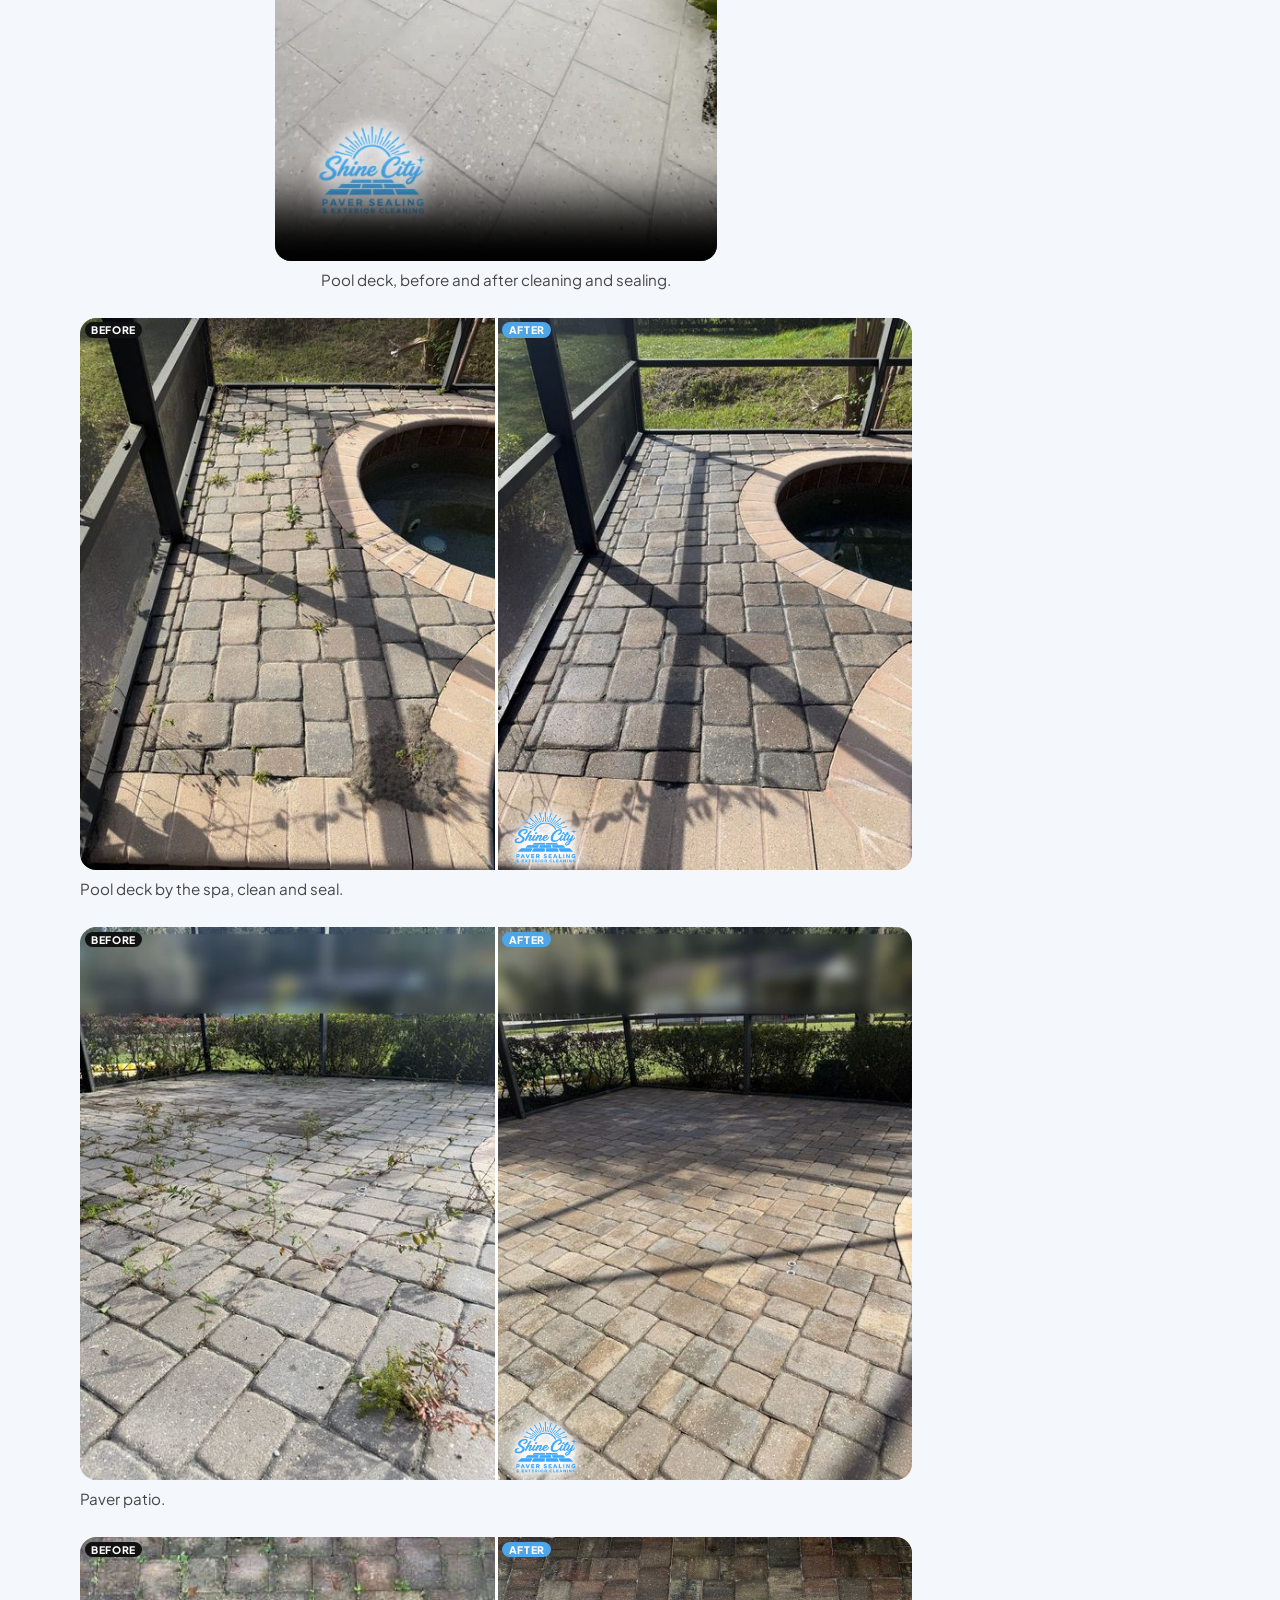
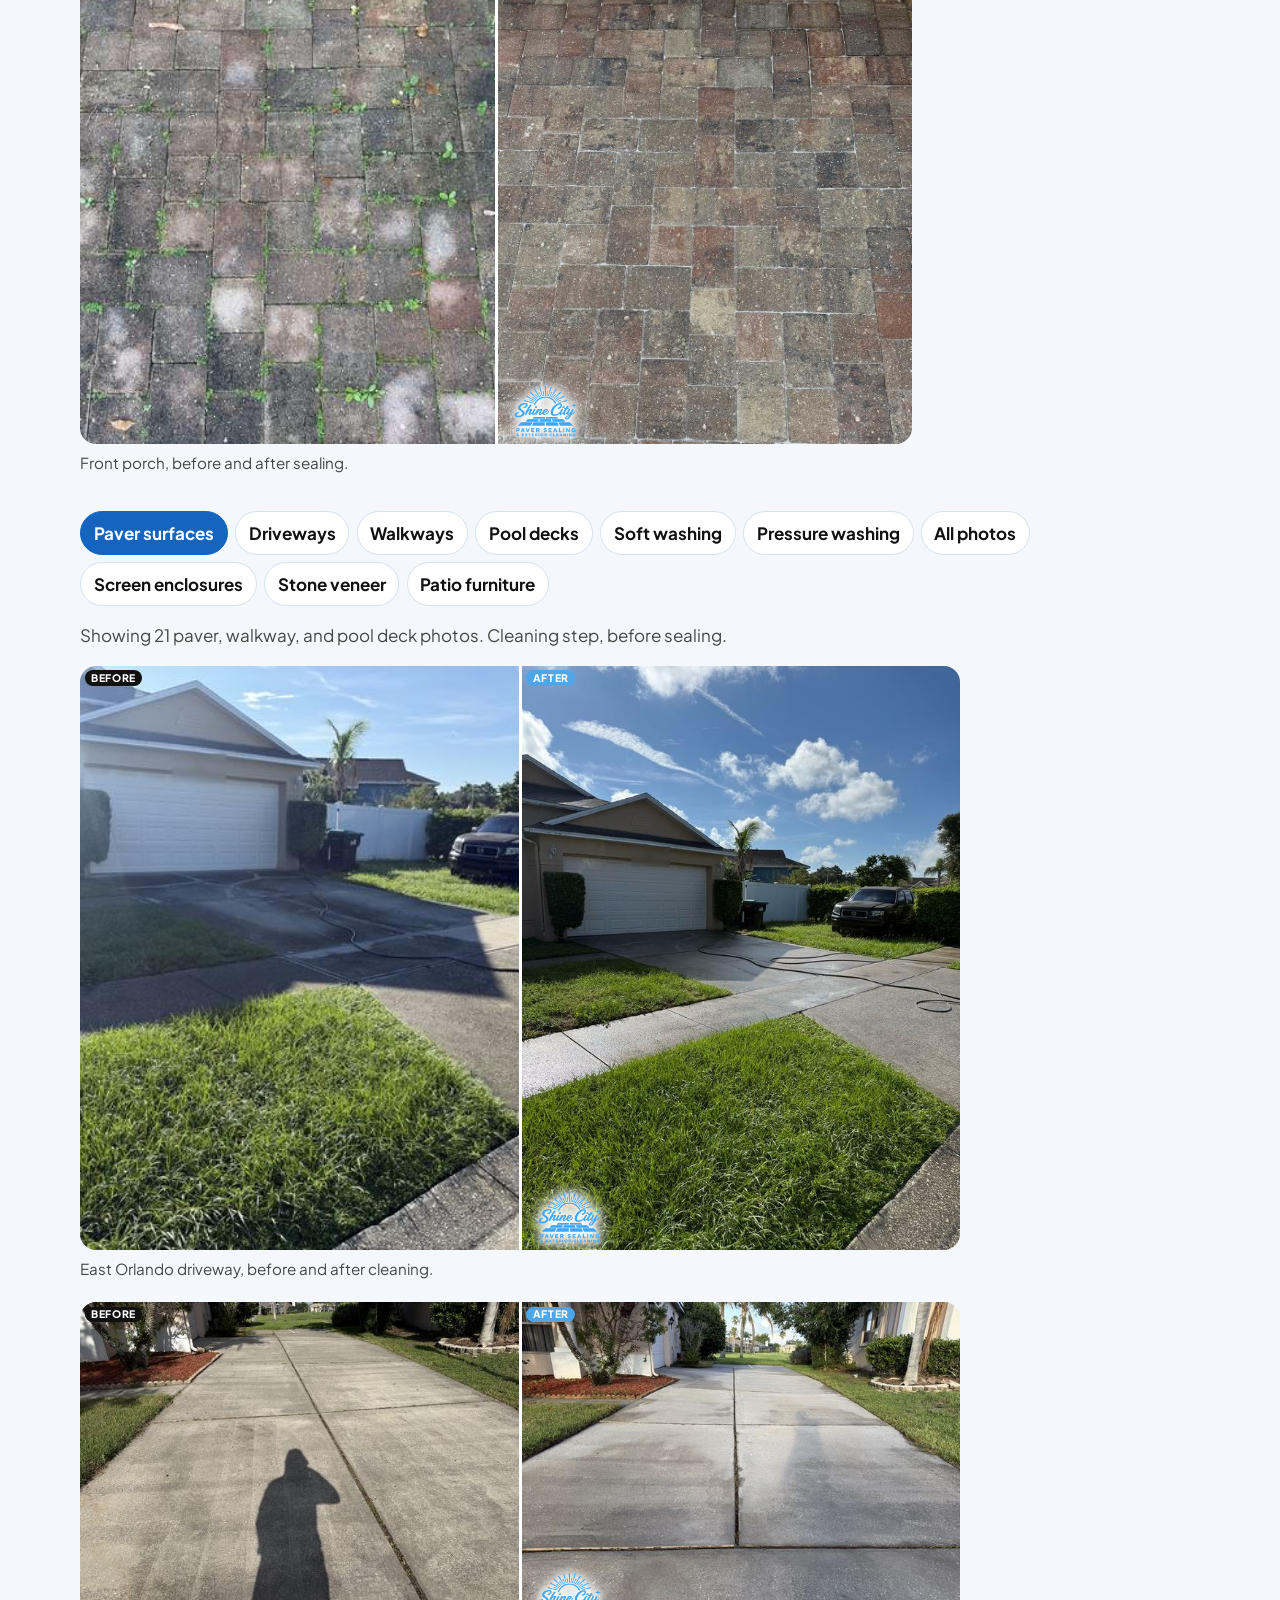
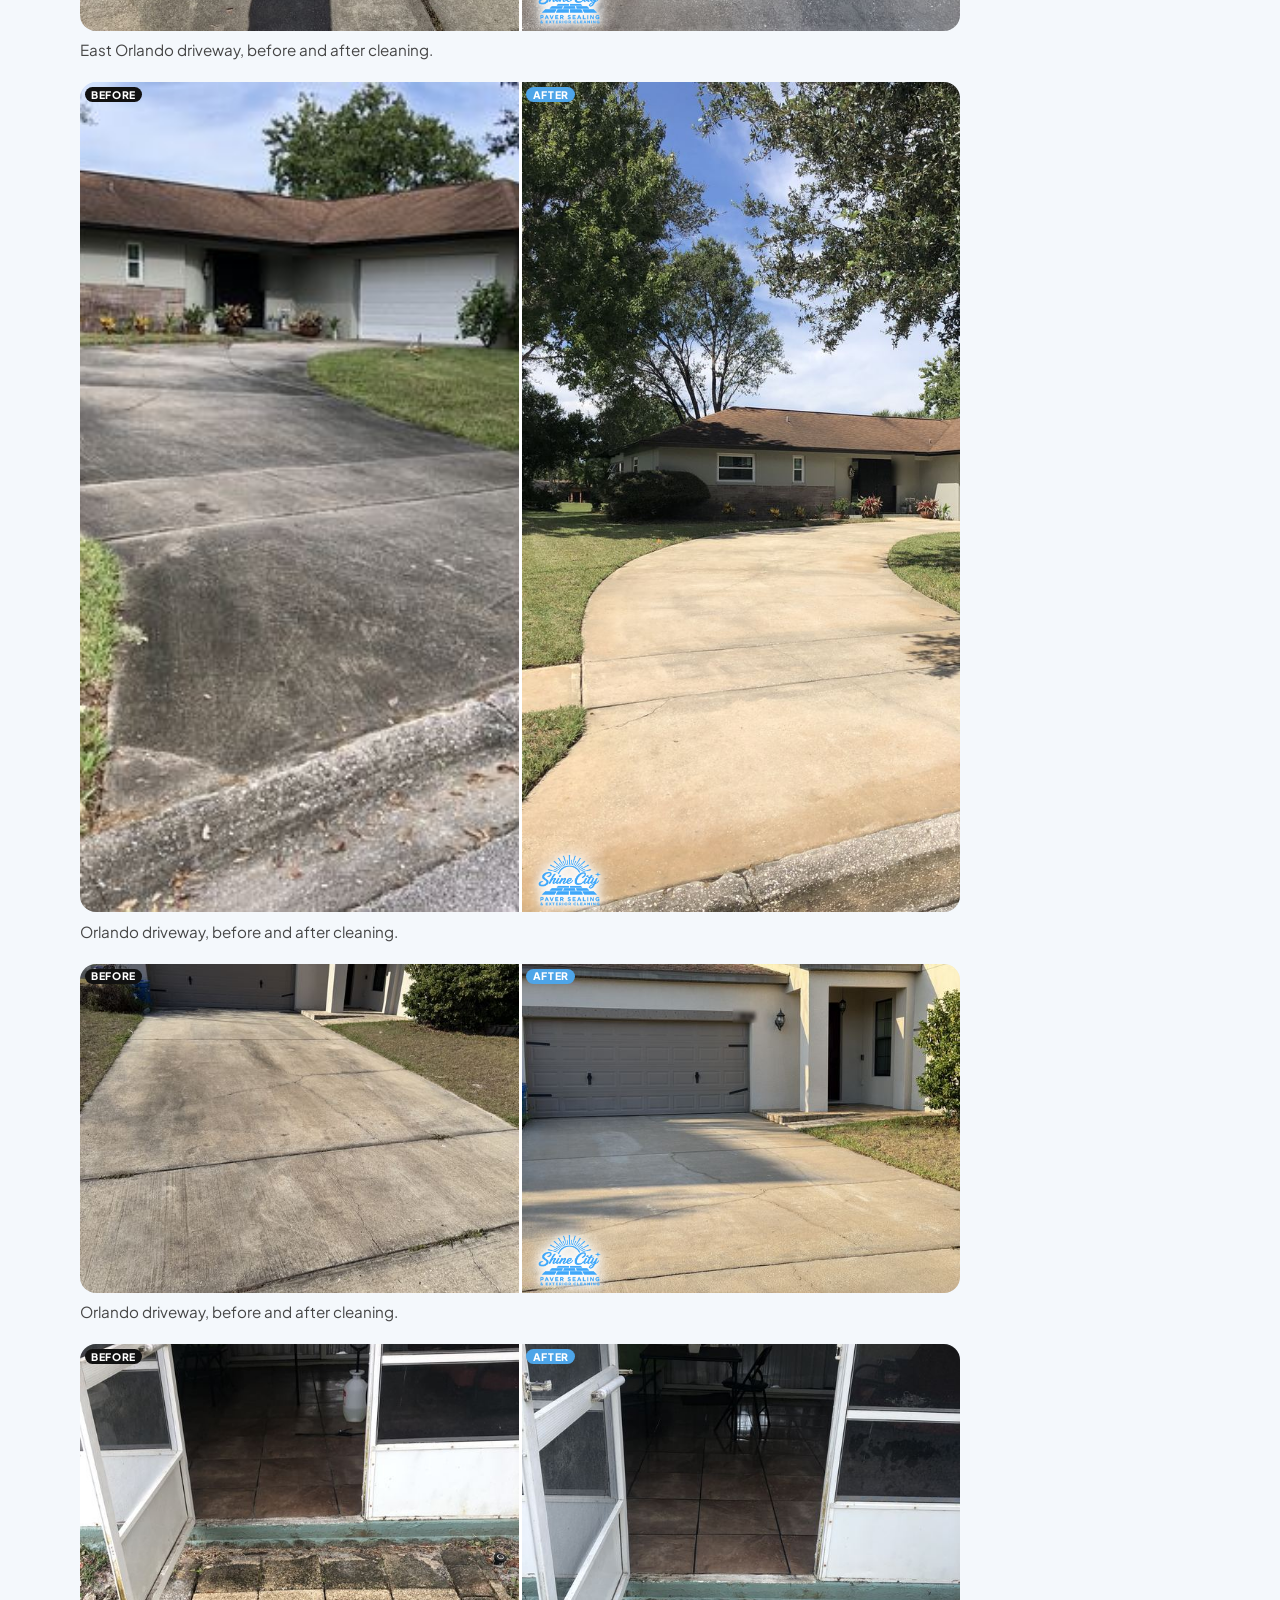
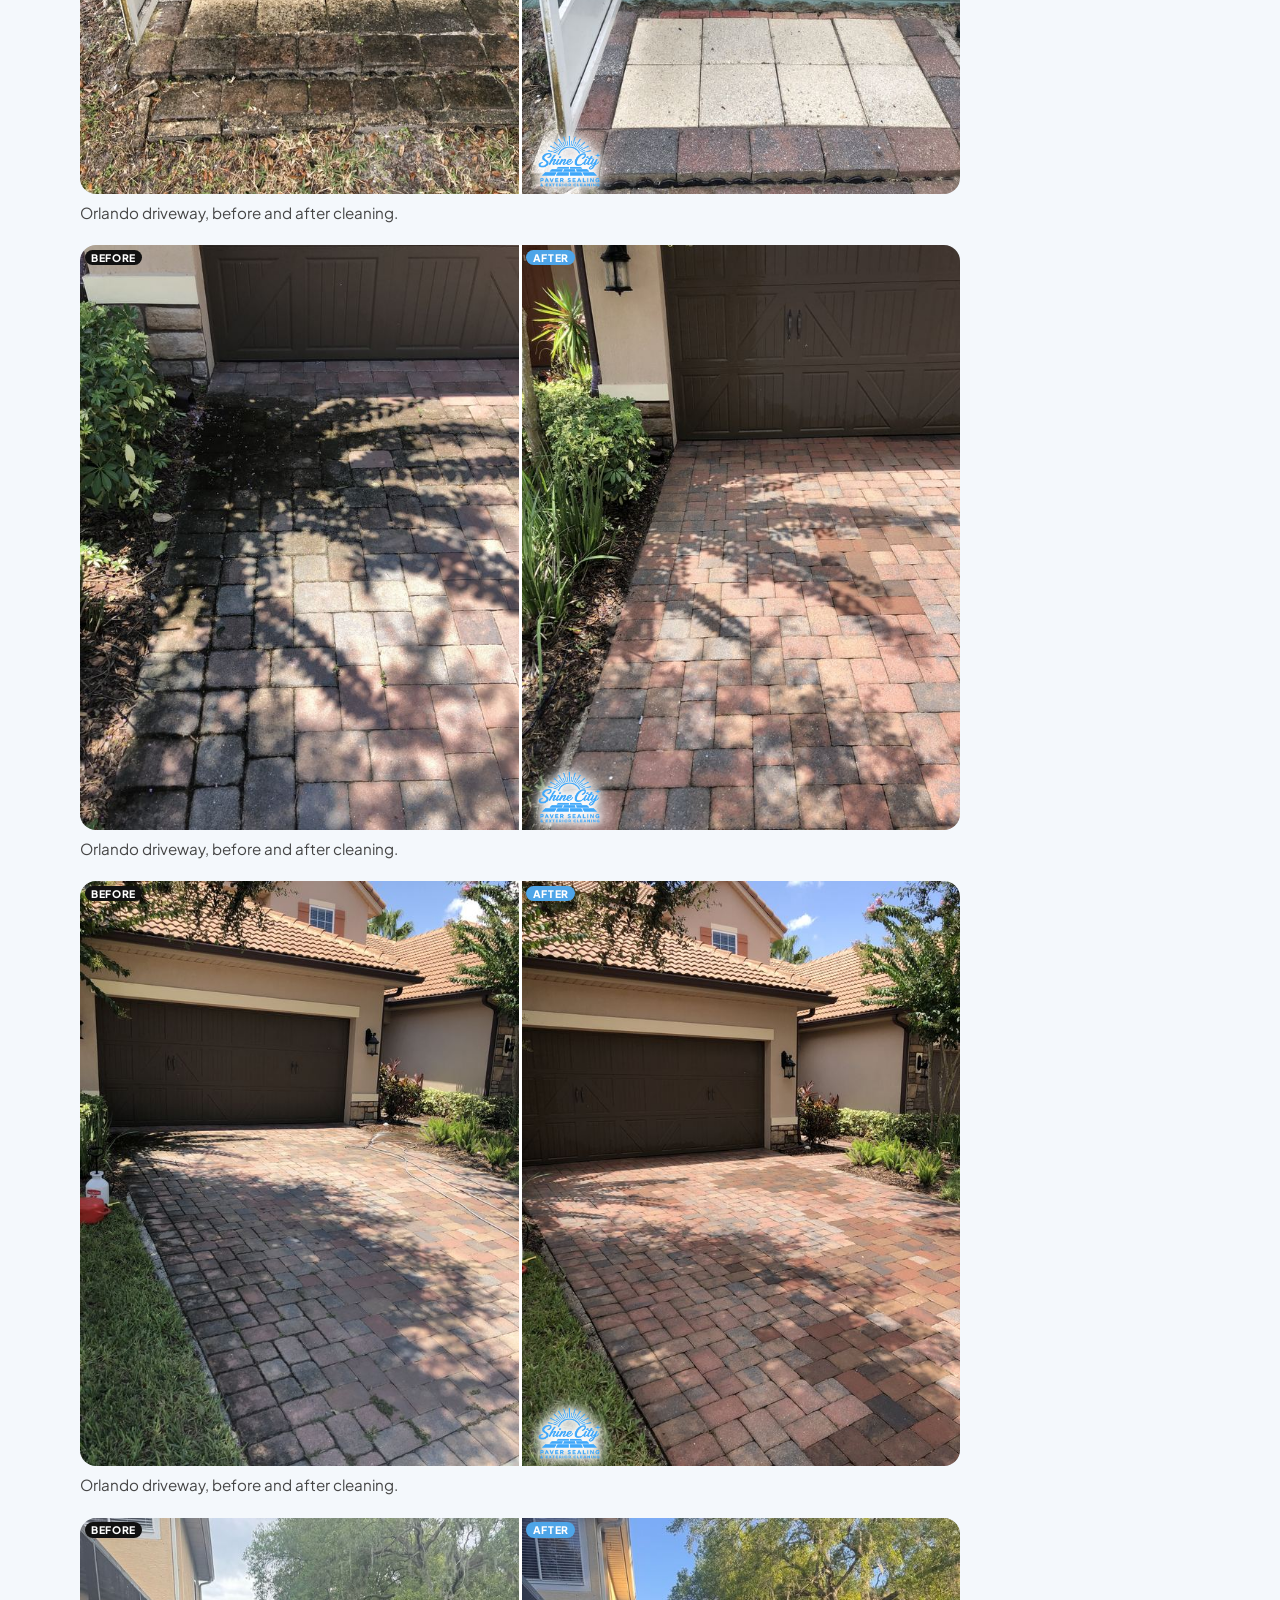
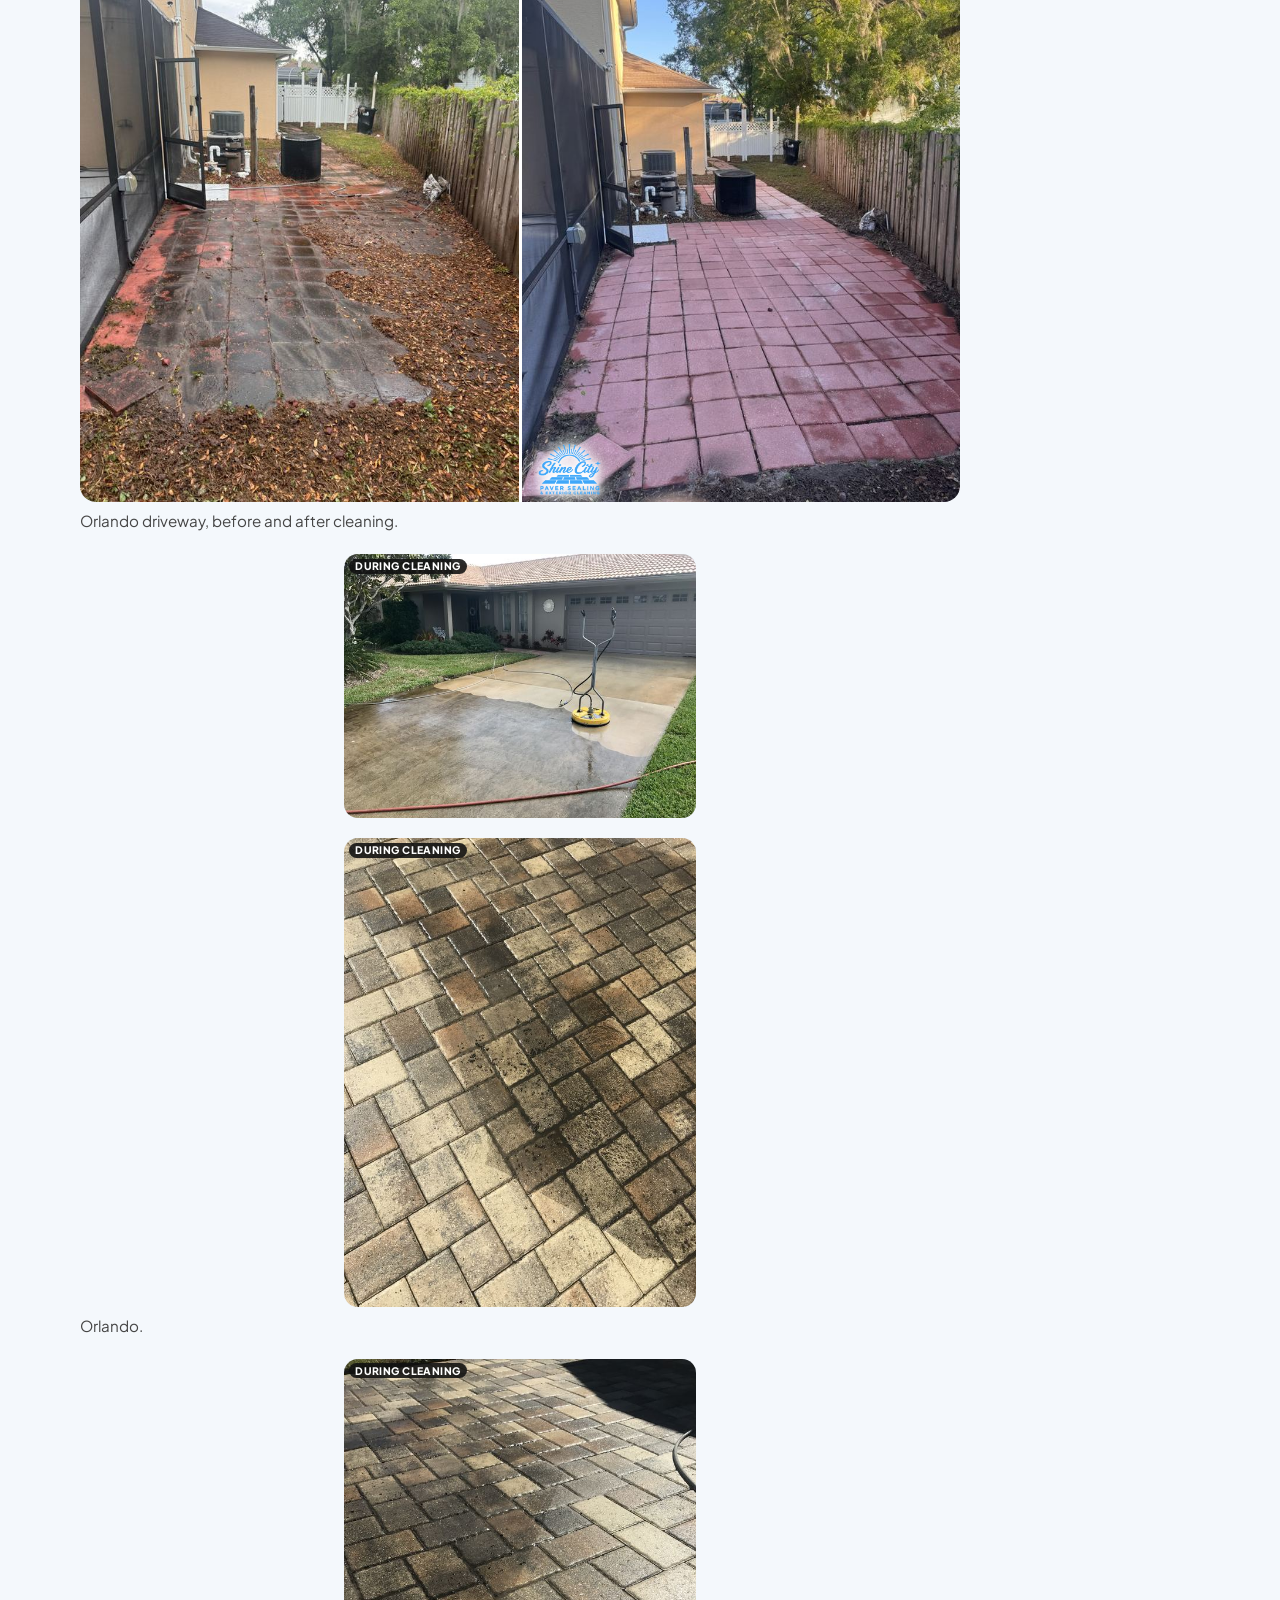
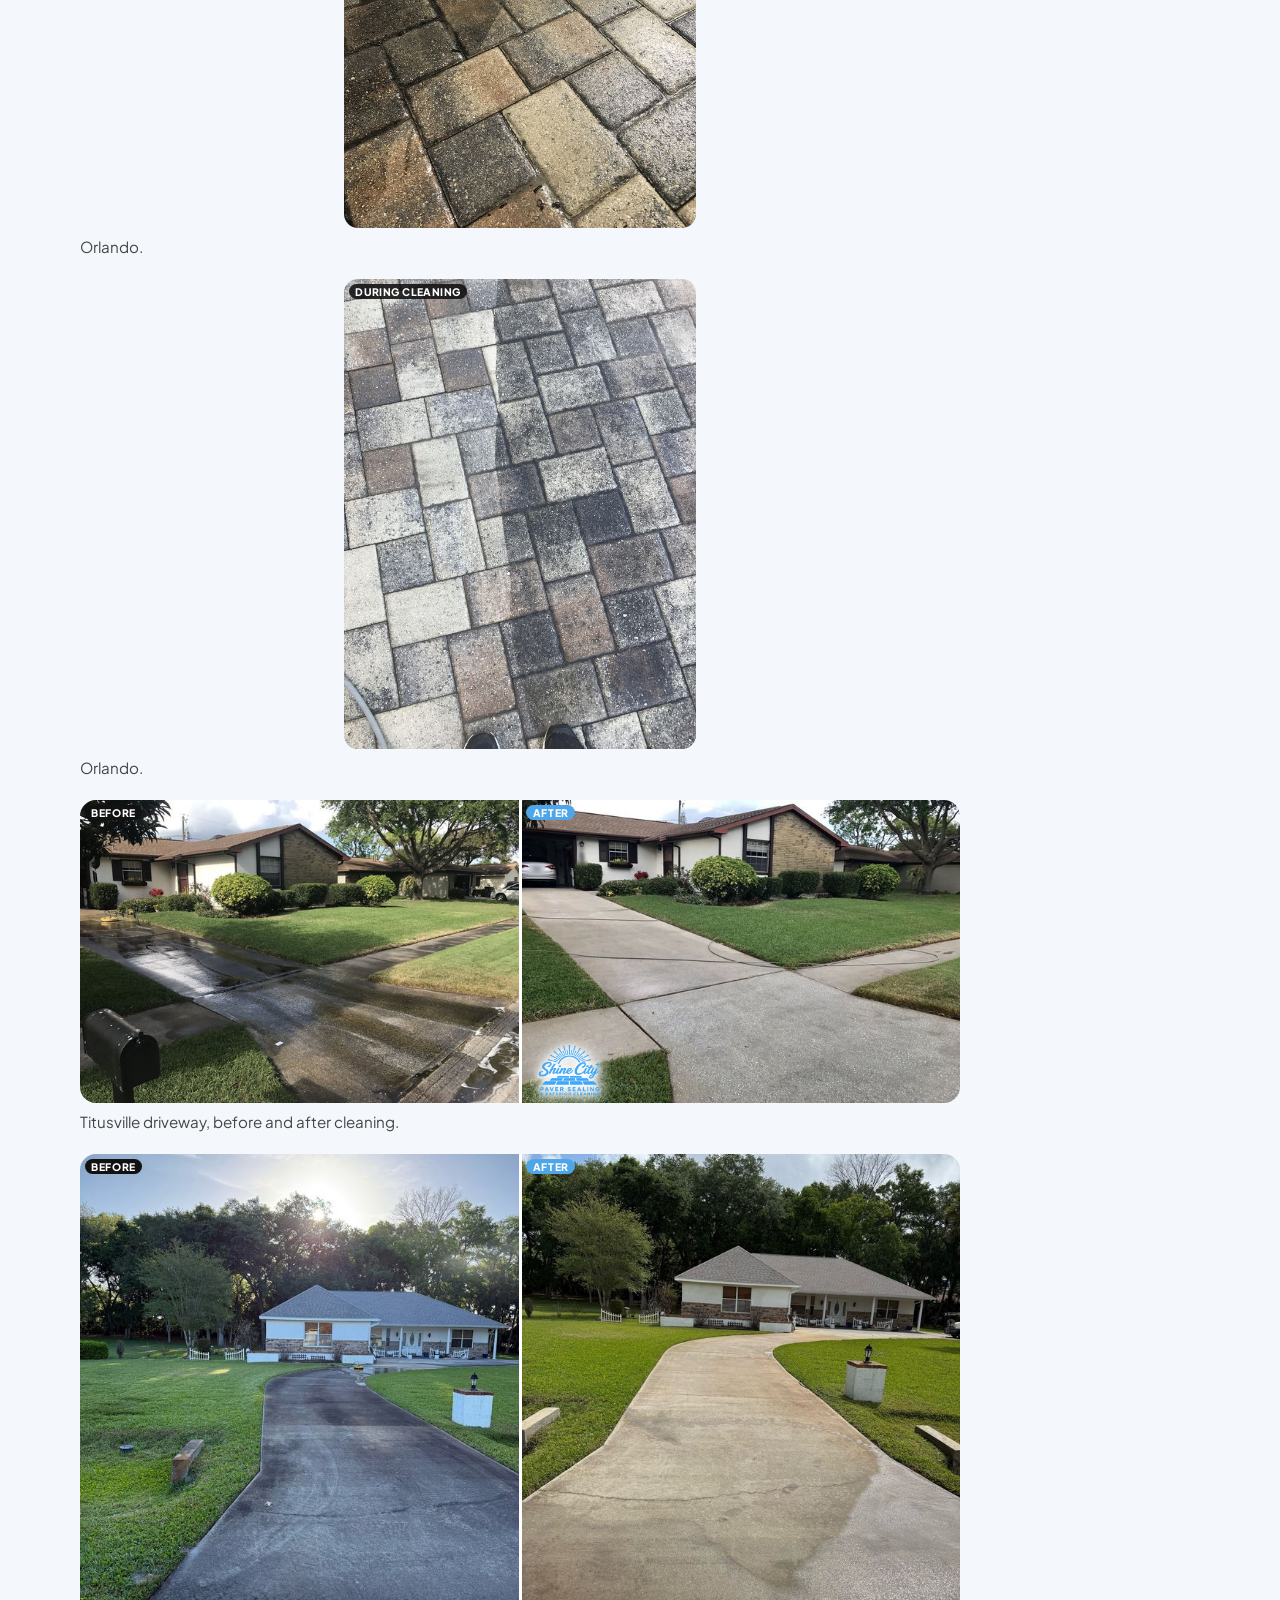
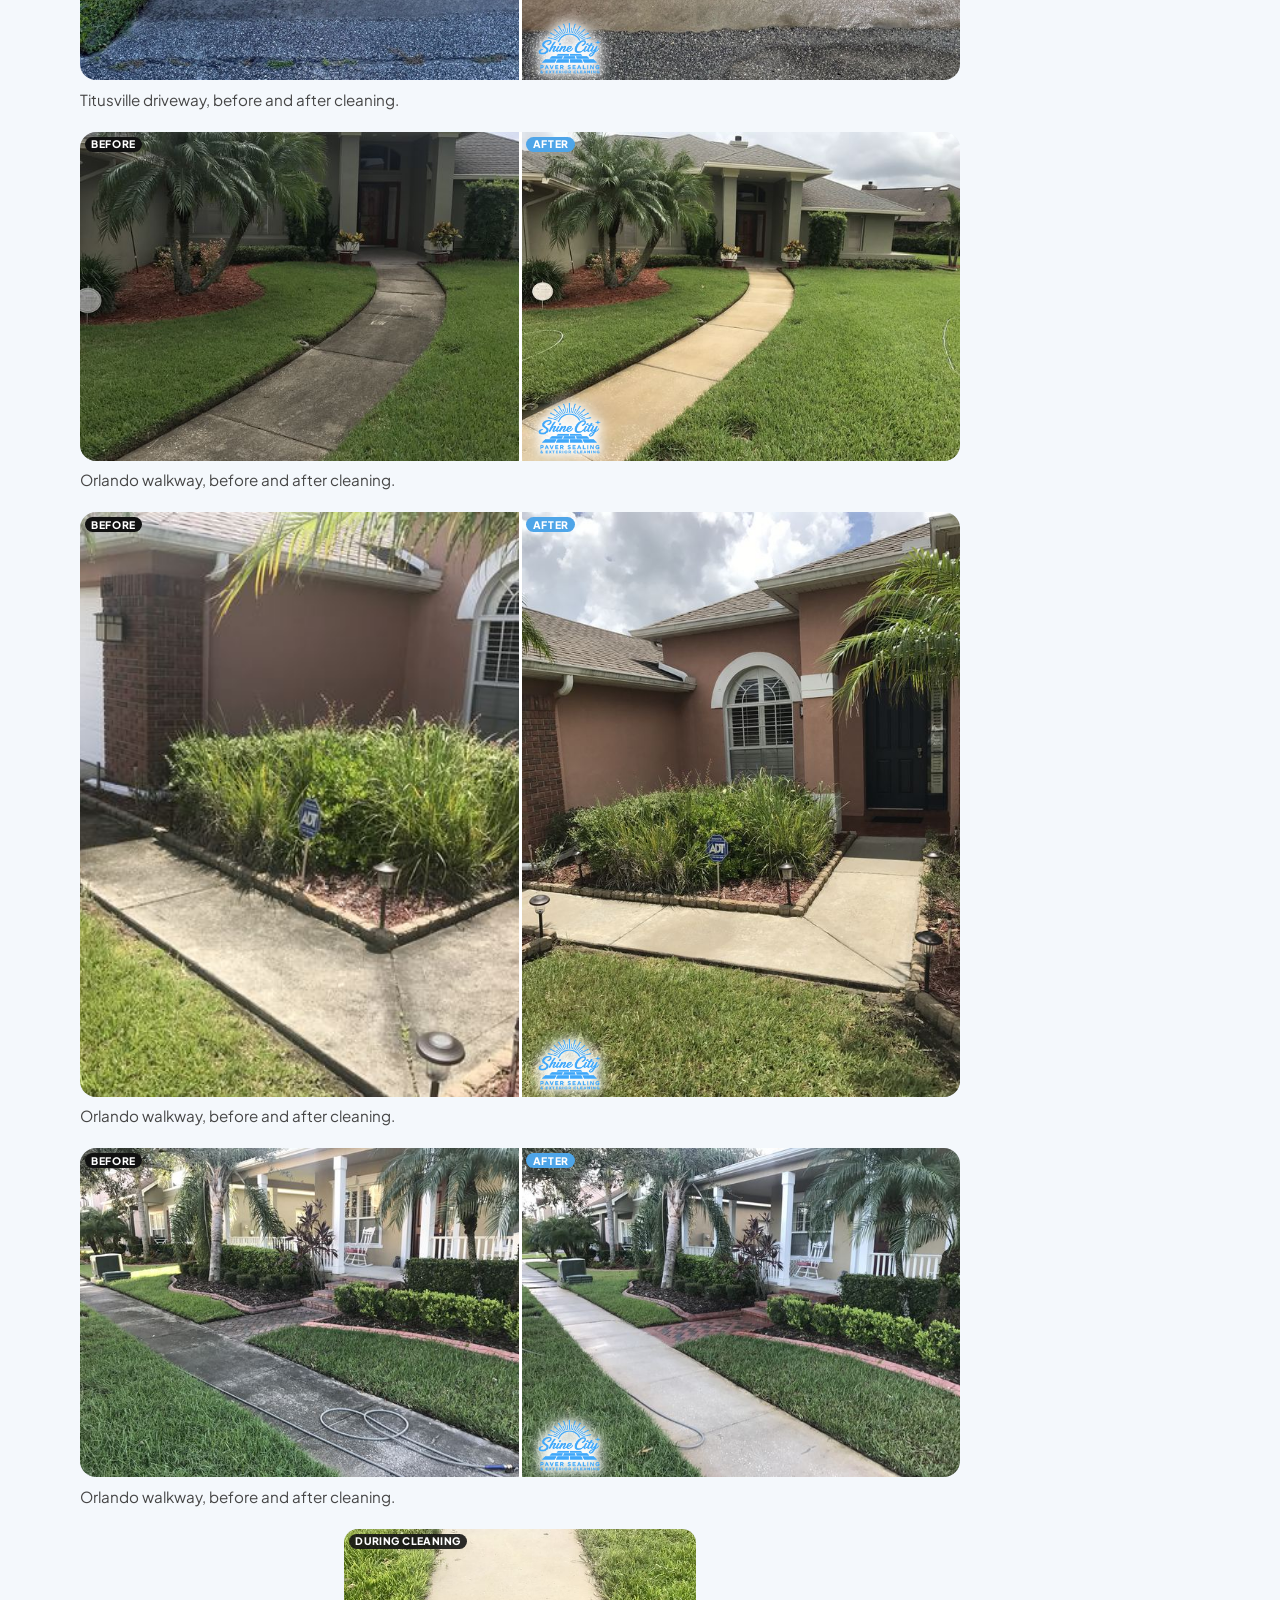
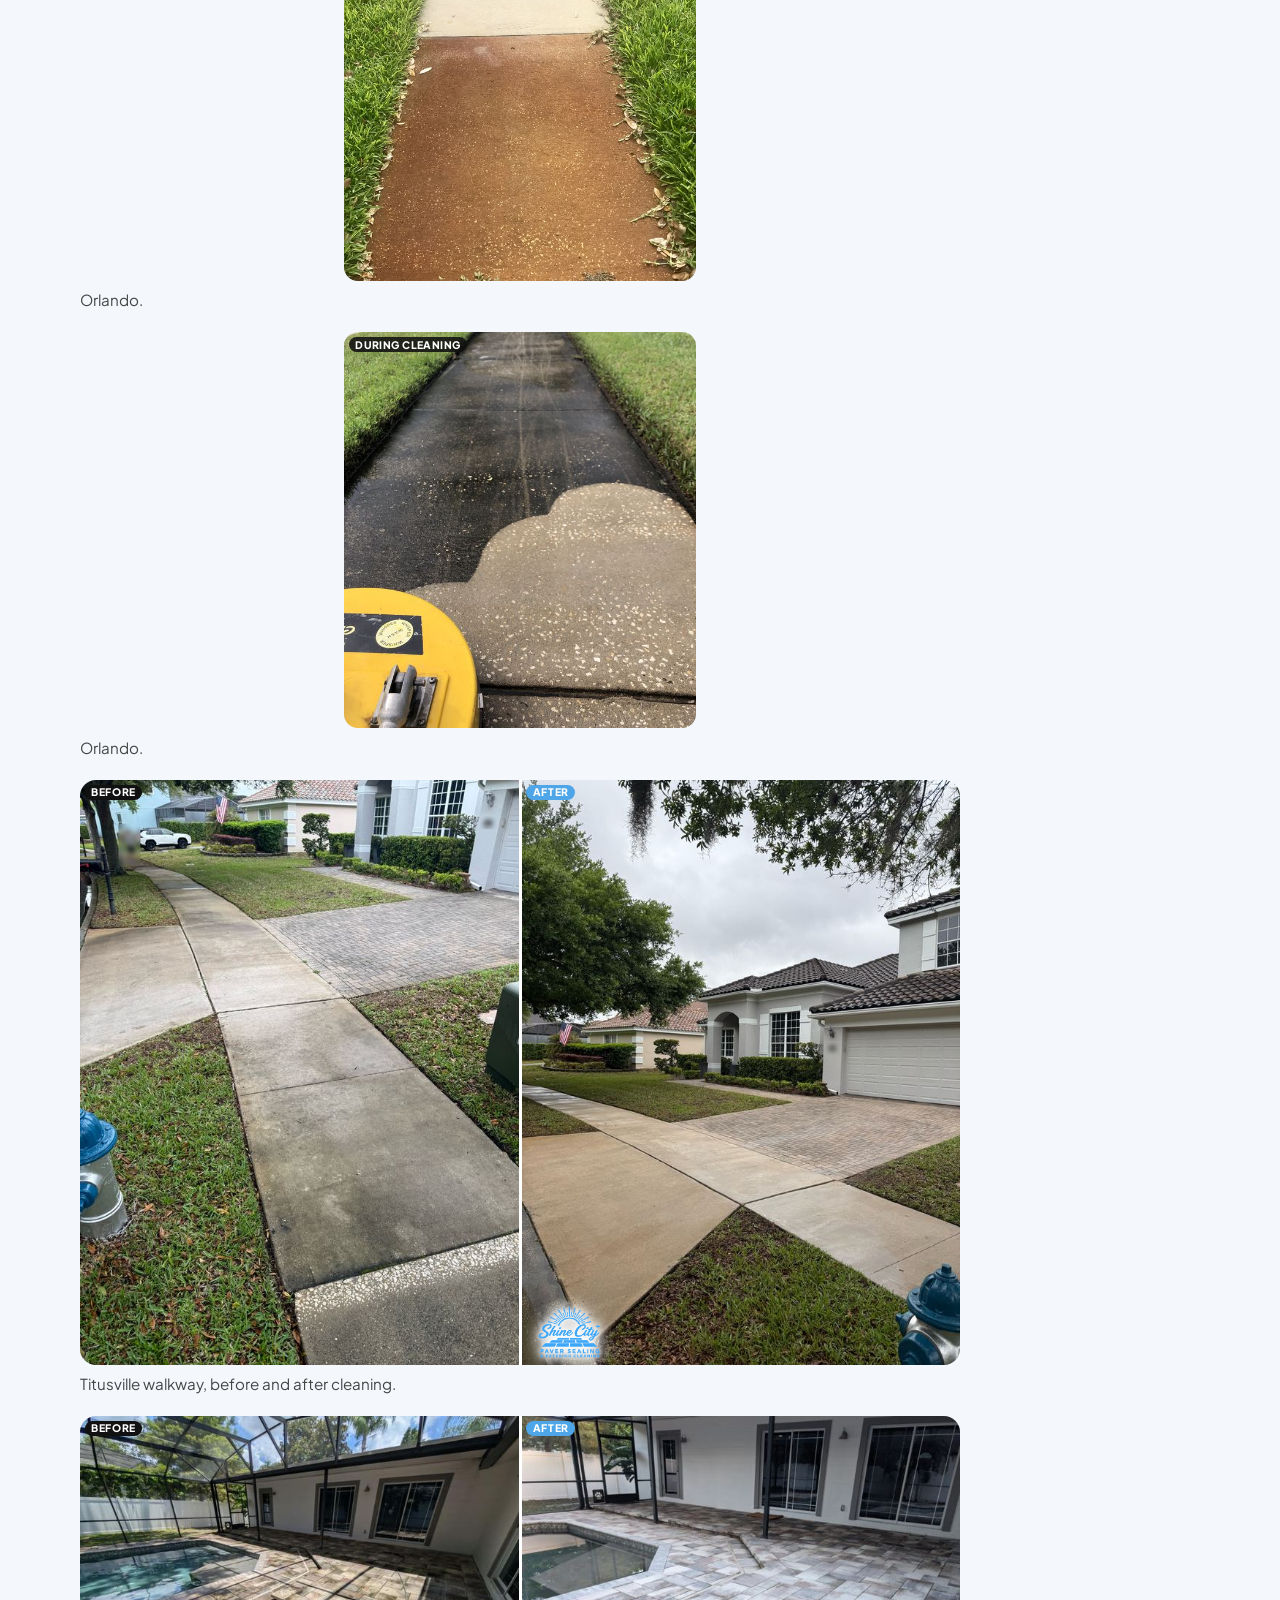
<file: gallery/index.html>
<!DOCTYPE html>
<html lang="en">
<head>
  <meta charset="utf-8">
  <meta name="viewport" content="width=device-width, initial-scale=1">
  <title>Paver Cleaning Photos | Shine City Paver Sealing</title>
  <meta name="description" content="Cleaning step, before sealing. Shine City job photos from Orlando and Central Florida, including soft washing and pressure washing.">
  <meta name="robots" content="index,follow">
  <link rel="canonical" href="https://shinecitypaversealing.com/gallery/">
  <meta property="og:url" content="https://shinecitypaversealing.com/gallery/">
  <meta property="og:title" content="Paver Cleaning Photos | Shine City Paver Sealing">
  <meta property="og:description" content="Cleaning step, before sealing. Shine City job photos from Orlando and Central Florida, including soft washing and pressure washing.">
  <meta name="twitter:title" content="Paver Cleaning Photos | Shine City Paver Sealing">
  <meta name="twitter:description" content="Cleaning step, before sealing. Shine City job photos from Orlando and Central Florida, including soft washing and pressure washing.">

  <meta name="theme-color" content="#111111">
  <meta property="og:type" content="website">
  <meta property="og:site_name" content="Shine City Paver Sealing &amp; Exterior Cleaning">
  <meta property="og:image" content="https://shinecitypaversealing.com/assets/og.png">
  <meta property="og:image:width" content="1200">
  <meta property="og:image:height" content="630">
  <meta property="og:image:alt" content="Shine City Paver Sealing and Exterior Cleaning, serving Orlando and Central Florida">
  <meta name="twitter:card" content="summary_large_image">
  <meta name="twitter:image" content="https://shinecitypaversealing.com/assets/og.png">
  <link rel="icon" href="/review/favicon.ico" sizes="any">
  <link rel="icon" type="image/png" sizes="32x32" href="/review/favicon-32.png">
  <link rel="apple-touch-icon" href="/review/apple-touch-icon.png">
  <link rel="preconnect" href="https://fonts.googleapis.com">
  <link rel="preconnect" href="https://fonts.gstatic.com" crossorigin>
  <link rel="stylesheet" href="https://fonts.googleapis.com/css2?family=Plus+Jakarta+Sans:wght@400;500;600;700;800&amp;display=swap">
  <link rel="preload" href="/fonts/oleo-script-bold.woff2" as="font" type="font/woff2" crossorigin>
  <link rel="stylesheet" href="/css/styles.css?v=20261117c">
</head>
<body>

  <a class="skip" href="#main">Skip to content</a>
  <header class="site-header">
    <div class="container header-inner">
      <a class="brand" href="/">
        <img src="/assets/logo.png" width="957" height="708" alt="Shine City Paver Sealing &amp; Exterior Cleaning">
      </a>
      <button class="nav-toggle" type="button" aria-expanded="false" aria-controls="site-nav">
        <span class="nav-toggle__icon" aria-hidden="true"></span>
        <span class="nav-toggle__label">Menu</span>
      </button>
      <nav id="site-nav" class="site-nav" aria-label="Primary">
        <ul>
          <li><a class="nav-packages" href="/driveway-pool-deck-package/"><span class="shine-save">Shine &amp; Save Packages</span></a></li>
          <li class="nav-estimate"><a class="nav-cta" href="/pricing/#quote">Instant Estimate</a></li>
          <li><a href="/paver-sealing/">Paver Sealing</a></li>
          <li><a href="/soft-washing/">Soft washing</a></li>
          <li><a href="/pressure-washing/">Pressure washing</a></li>
          <li><a aria-current="page" href="/gallery/">Gallery</a></li>
          <li><a href="/about/">About</a></li>
        </ul>
      </nav>
      <a class="header-phone" href="tel:+13217950313"><span>Call or text</span>321-795-0313</a>
    </div>
  </header>

  <main id="main">

    <header class="page-hero">
      <div class="container">
        <nav class="crumbs" aria-label="Breadcrumb"><ol><li><a href="/">Home</a></li><li><span aria-current="page">Gallery</span></li></ol></nav>
        <h1>Cleaning before the seal</h1>
        <p class="lede">Cleaning step, before sealing. Real Shine City jobs in Orlando, East Orlando, and Titusville.</p>
        <p class="hero-cta"><a class="btn" href="/pricing/#quote">Get your instant estimate</a></p>
      </div>
    </header>

    <section class="section" aria-labelledby="recent-sealing-heading">
      <div class="container">
        <div class="recent-jobs" id="recent-sealing">
          <h2 id="recent-sealing-heading">Recent paver sealing jobs</h2>
          <div class="job-photos">
            <div class="poster-row nick-poster">
            <figure class="pair pair--solo pair--stack">
              <div class="pair__grid">
                <button type="button" class="shot" data-full="/images/gallery/orlando-pool-deck-nick-before-after.jpg" data-alt="Paver pool deck before and after weed removal, cleaning, and sealing, Orlando" data-w="1080" data-h="2204">
                  <img src="/images/gallery/orlando-pool-deck-nick-before-after.jpg" alt="Paver pool deck before and after weed removal, cleaning, and sealing, Orlando" width="1080" height="2204" loading="lazy" decoding="async">
                </button>
              </div>
              <figcaption>Light paver pool deck, weeds removed, then cleaned and sealed.</figcaption>
            </figure>
            </div>
            <figure class="pair pair--ba pair--split pair--natural nick-wide">
              <div class="pair__grid" style="--aw:796;--ah:742">
                <button type="button" class="shot shot--before" data-full="/images/gallery/orlando-pool-deck-nick-before.jpg" data-alt="Paver pool deck before weed removal, cleaning, and sealing, Orlando" data-w="796" data-h="742">
                  <img src="/images/gallery/orlando-pool-deck-nick-before.jpg" alt="Paver pool deck before weed removal, cleaning, and sealing, Orlando" width="796" height="742" loading="lazy" decoding="async">
                  <span class="shot__tag">BEFORE</span>
                </button>
                <button type="button" class="shot shot--after" data-full="/images/gallery/orlando-pool-deck-nick-after.jpg" data-alt="Paver pool deck after weed removal, cleaning, and sealing, Orlando" data-w="796" data-h="742">
                  <img src="/images/gallery/orlando-pool-deck-nick-after.jpg" alt="Paver pool deck after weed removal, cleaning, and sealing, Orlando" width="796" height="742" loading="lazy" decoding="async">
                  <span class="shot__tag">AFTER</span>
                </button>
              </div>
              <figcaption>Light paver pool deck, weeds removed, then cleaned and sealed.</figcaption>
            </figure>
            <figure class="pair pair--ba pair--split pair--natural">
              <div class="pair__grid" style="--aw:796;--ah:745">
                <button type="button" class="shot shot--before" data-full="/images/gallery/orlando-pool-deck-lakefront-before.jpg" data-alt="Lakefront Orlando pool deck pavers before sealing" data-w="796" data-h="976">
                  <img src="/images/gallery/orlando-pool-deck-lakefront-before.jpg" alt="Lakefront Orlando pool deck pavers before sealing" width="796" height="976" loading="lazy" decoding="async">
                  <span class="shot__tag">BEFORE</span>
                </button>
                <button type="button" class="shot shot--after" data-full="/images/gallery/orlando-pool-deck-lakefront-after.jpg" data-alt="Lakefront Orlando pool deck pavers after sealing" data-w="796" data-h="745">
                  <img src="/images/gallery/orlando-pool-deck-lakefront-after.jpg" alt="Lakefront Orlando pool deck pavers after sealing" width="796" height="745" loading="lazy" decoding="async">
                  <span class="shot__tag">AFTER</span>
                </button>
              </div>
              <figcaption>Lakefront pool deck, weeds removed, then cleaned and sealed.</figcaption>
            </figure>
            <figure class="pair pair--ba pair--split pair--natural">
              <div class="pair__grid" style="--aw:1920;--ah:1280">
                <button type="button" class="shot shot--before" data-full="/images/gallery/sealing/front-driveway-before-plain.jpg" data-alt="Front paver driveway before sealing" data-w="1080" data-h="901">
                  <img src="/images/gallery/sealing/thumbs/front-driveway-before-plain.jpg" alt="Front paver driveway before sealing" width="800" height="667" loading="lazy" decoding="async">
                  <span class="shot__tag">BEFORE</span>
                </button>
                <button type="button" class="shot shot--after" data-full="/images/hero/sealed-front-driveway.jpg" data-alt="Front paver driveway after sealing" data-w="1920" data-h="1280">
                  <img src="/images/hero/sealed-front-driveway.jpg" alt="Front paver driveway after sealing" width="1920" height="1280" loading="lazy" decoding="async">
                  <span class="shot__tag">AFTER</span>
                </button>
              </div>
              <figcaption>Front driveway, before and after sealing.</figcaption>
            </figure>
            <figure class="pair pair--ba pair--split pair--natural">
              <div class="pair__grid" style="--aw:800;--ah:524">
                <button type="button" class="shot shot--before" data-full="/images/gallery/sealing/front-driveway-street-before-plain.jpg" data-alt="Paver driveway from the street before sealing" data-w="1080" data-h="901">
                  <img src="/images/gallery/sealing/thumbs/front-driveway-street-before-plain.jpg" alt="Paver driveway from the street before sealing" width="800" height="667" loading="lazy" decoding="async">
                  <span class="shot__tag">BEFORE</span>
                </button>
                <button type="button" class="shot shot--after" data-full="/images/gallery/sealing/front-driveway-street-after-plain.jpg" data-alt="Paver driveway from the street after sealing" data-w="1080" data-h="708">
                  <img src="/images/gallery/sealing/thumbs/front-driveway-street-after-plain.jpg" alt="Paver driveway from the street after sealing" width="800" height="524" loading="lazy" decoding="async">
                  <span class="shot__tag">AFTER</span>
                </button>
              </div>
              <figcaption>Driveway from the street, before and after sealing.</figcaption>
            </figure>
            <figure class="pair pair--ba pair--split pair--full pair--matched">
              <div class="pair__grid" style="--bw:1200;--bh:1600;--aw:1200;--ah:1600">
                <button type="button" class="shot shot--before" data-full="/images/gallery/sealing/pool-deck-before.jpg" data-alt="Pool deck before" data-w="1200" data-h="1600">
                  <img src="/images/gallery/sealing/thumbs/pool-deck-before.jpg" alt="Pool deck before" width="450" height="600" loading="lazy" decoding="async">
                  <span class="shot__tag">BEFORE</span>
                </button>
                <button type="button" class="shot shot--after" data-full="/images/gallery/sealing/pool-deck-after.jpg" data-alt="Pool deck after cleaning" data-w="1200" data-h="1600">
                  <img src="/images/gallery/sealing/thumbs/pool-deck-after.jpg" alt="Pool deck after cleaning" width="450" height="600" loading="lazy" decoding="async">
                  <span class="shot__tag">AFTER</span>
                </button>
              </div>
              <figcaption>Pool deck, after cleaning.</figcaption>
            </figure>
            <figure class="deck-reel">
              <video muted playsinline loop autoplay preload="metadata" controls poster="/images/video/orlando-pool-deck-before-after-vertical-poster.jpg" width="1080" height="1920">
                <source src="/images/video/orlando-pool-deck-before-after-vertical.mp4" type="video/mp4">
              </video>
              <figcaption>Pool deck, before and after cleaning and sealing.</figcaption>
            </figure>
            <figure class="pair pair--ba pair--split pair--full pair--matched">
              <div class="pair__grid" style="--bw:1200;--bh:1600;--aw:1200;--ah:1600">
                <button type="button" class="shot shot--before" data-full="/images/gallery/sealing/pool-deck-spa-corner-before.jpg" data-alt="Pool deck pavers by the spa before" data-w="1200" data-h="1600">
                  <img src="/images/gallery/sealing/thumbs/pool-deck-spa-corner-before.jpg" alt="Pool deck pavers by the spa before" width="450" height="600" loading="lazy" decoding="async">
                  <span class="shot__tag">BEFORE</span>
                </button>
                <button type="button" class="shot shot--after" data-full="/images/gallery/sealing/pool-deck-spa-corner-sealed-after.jpg" data-alt="Pool deck pavers by the spa after sealing" data-w="1200" data-h="1600">
                  <img src="/images/gallery/sealing/thumbs/pool-deck-spa-corner-sealed-after.jpg" alt="Pool deck pavers by the spa after sealing" width="450" height="600" loading="lazy" decoding="async">
                  <span class="shot__tag">AFTER</span>
                </button>
              </div>
              <figcaption>Pool deck by the spa, clean and seal.</figcaption>
            </figure>
            <figure class="pair pair--ba pair--split pair--full pair--matched">
              <div class="pair__grid" style="--bw:1200;--bh:1600;--aw:1200;--ah:1600">
                <button type="button" class="shot shot--before" data-full="/images/gallery/sealing/patio-before.jpg" data-alt="Paver patio before" data-w="1200" data-h="1600">
                  <img src="/images/gallery/sealing/thumbs/patio-before.jpg" alt="Paver patio before" width="450" height="600" loading="lazy" decoding="async">
                  <span class="shot__tag">BEFORE</span>
                </button>
                <button type="button" class="shot shot--after" data-full="/images/gallery/sealing/patio-after.jpg" data-alt="Paver patio after" data-w="1200" data-h="1600">
                  <img src="/images/gallery/sealing/thumbs/patio-after.jpg" alt="Paver patio after" width="450" height="600" loading="lazy" decoding="async">
                  <span class="shot__tag">AFTER</span>
                </button>
              </div>
              <figcaption>Paver patio.</figcaption>
            </figure>
            <figure class="pair pair--ba pair--split pair--full pair--matched">
              <div class="pair__grid" style="--bw:400;--bh:450;--aw:900;--ah:1100">
                <button type="button" class="shot shot--before" data-full="/images/hero/paver-before-inset.jpg" data-alt="Front porch pavers before" data-w="400" data-h="450">
                  <img src="/images/hero/paver-before-inset.jpg" alt="Front porch pavers before" width="400" height="450" loading="lazy" decoding="async">
                  <span class="shot__tag">BEFORE</span>
                </button>
                <button type="button" class="shot shot--after" data-full="/images/hero/paver-after-mobile.jpg" data-alt="Front porch pavers after sealing" data-w="900" data-h="1100">
                  <img src="/images/hero/paver-after-mobile.jpg" alt="Front porch pavers after sealing" width="900" height="1100" loading="lazy" decoding="async">
                  <span class="shot__tag">AFTER</span>
                </button>
              </div>
              <figcaption>Front porch, before and after sealing.</figcaption>
            </figure>
          </div>
        </div>

        <div class="filters" id="gallery-filters" role="toolbar" aria-label="Filter photos by service"></div>
        <p class="gallery-status" id="gallery-status">Loading paver, walkway, and pool deck photos.</p>
        <div class="gallery-grid" id="gallery-root"></div>
        <noscript><p>Turn on JavaScript to browse the cleaning photos. The files are in the gallery folder.</p></noscript>

        <p><a href="/soft-washing/">Soft washing</a> · <a href="/pressure-washing/">Pressure washing</a> · <a href="/paver-sealing/">Paver sealing prices</a> · <a href="https://search.google.com/local/writereview?placeid=ChIJhw8ynC9JzigRu_68uv9DBQM" rel="noopener noreferrer" target="_blank">Leave a Google review</a></p>
      </div>
    </section>

    <section class="estimate-band" aria-label="Instant estimate">
      <div class="container">
        <h2>Get your price in minutes</h2>
        <p>Enter your address and receive an estimate instantly. No waiting for a callback.</p>
        <a class="btn" href="/pricing/#quote">Get your instant estimate</a>
      </div>
    </section>

  </main>

  <footer class="site-footer">
    <div class="container footer-grid">
      <div>
        <a class="brand brand--footer" href="/" aria-label="Shine City home">
          <img src="/assets/logo.png" width="957" height="708" alt="">
        </a>
        <p class="footer-name">Shine City Paver Sealing &amp; Exterior Cleaning</p>
        <p>Orlando &amp; Central Florida</p>
        <p class="footer-estimate"><a href="/pricing/#quote">Instant Estimate</a></p>
      </div>
      <div>
        <p class="footer-title">Services</p>
        <ul>
          <li><a class="shine-save" href="/driveway-pool-deck-package/">Shine &amp; Save</a></li>
          <li><a href="/paver-sealing/">Paver sealing</a></li>
          <li><a href="/sealer-stripping/">Sealer stripping &amp; resealing</a></li>
          <li><a href="/soft-washing/">Soft washing</a></li>
          <li><a href="/pressure-washing/">Pressure washing</a></li>
        </ul>
      </div>
      <div>
        <p class="footer-title">Company</p>
        <ul>
          <li><a href="/gallery/">Job photos</a></li>
          <li><a href="/about/">About</a></li>
          <li><a href="/service-area/">Service area</a></li>
          <li><a href="/contact/">Free quote</a></li>
          <li><a href="/review/">Leave a Google review</a></li>
        </ul>
      </div>
      <div>
        <p class="footer-title">Contact</p>
        <ul>
          <li><a href="tel:+13217950313">Call 321-795-0313</a></li>
          <li><a href="sms:+13217950313">Text 321-795-0313</a></li>
          <li><a href="mailto:reviveexterior@gmail.com">reviveexterior@gmail.com</a></li>
        </ul>
        <p>Licensed &amp; insured. Orange County, Seminole County, and Brevard County, Florida.</p>
        <!-- SOCIAL HOOKS: no profiles yet. Add real Facebook and Nextdoor URLs here when they exist. Do not link placeholders. -->
      </div>
    </div>
  </footer>
  <div class="sticky-bar">
    <a href="/pricing/#quote">Instant Estimate</a>
    <a href="tel:+13217950313">Call</a>
    <a href="sms:+13217950313">Text</a>
  </div>
  <script src="/js/site-config.js?v=20261117c"></script>
  <script src="/js/site.js?v=20261117c"></script>
  <script src="/js/gallery.js?v=20261117c"></script>

</body>
</html>
</file>
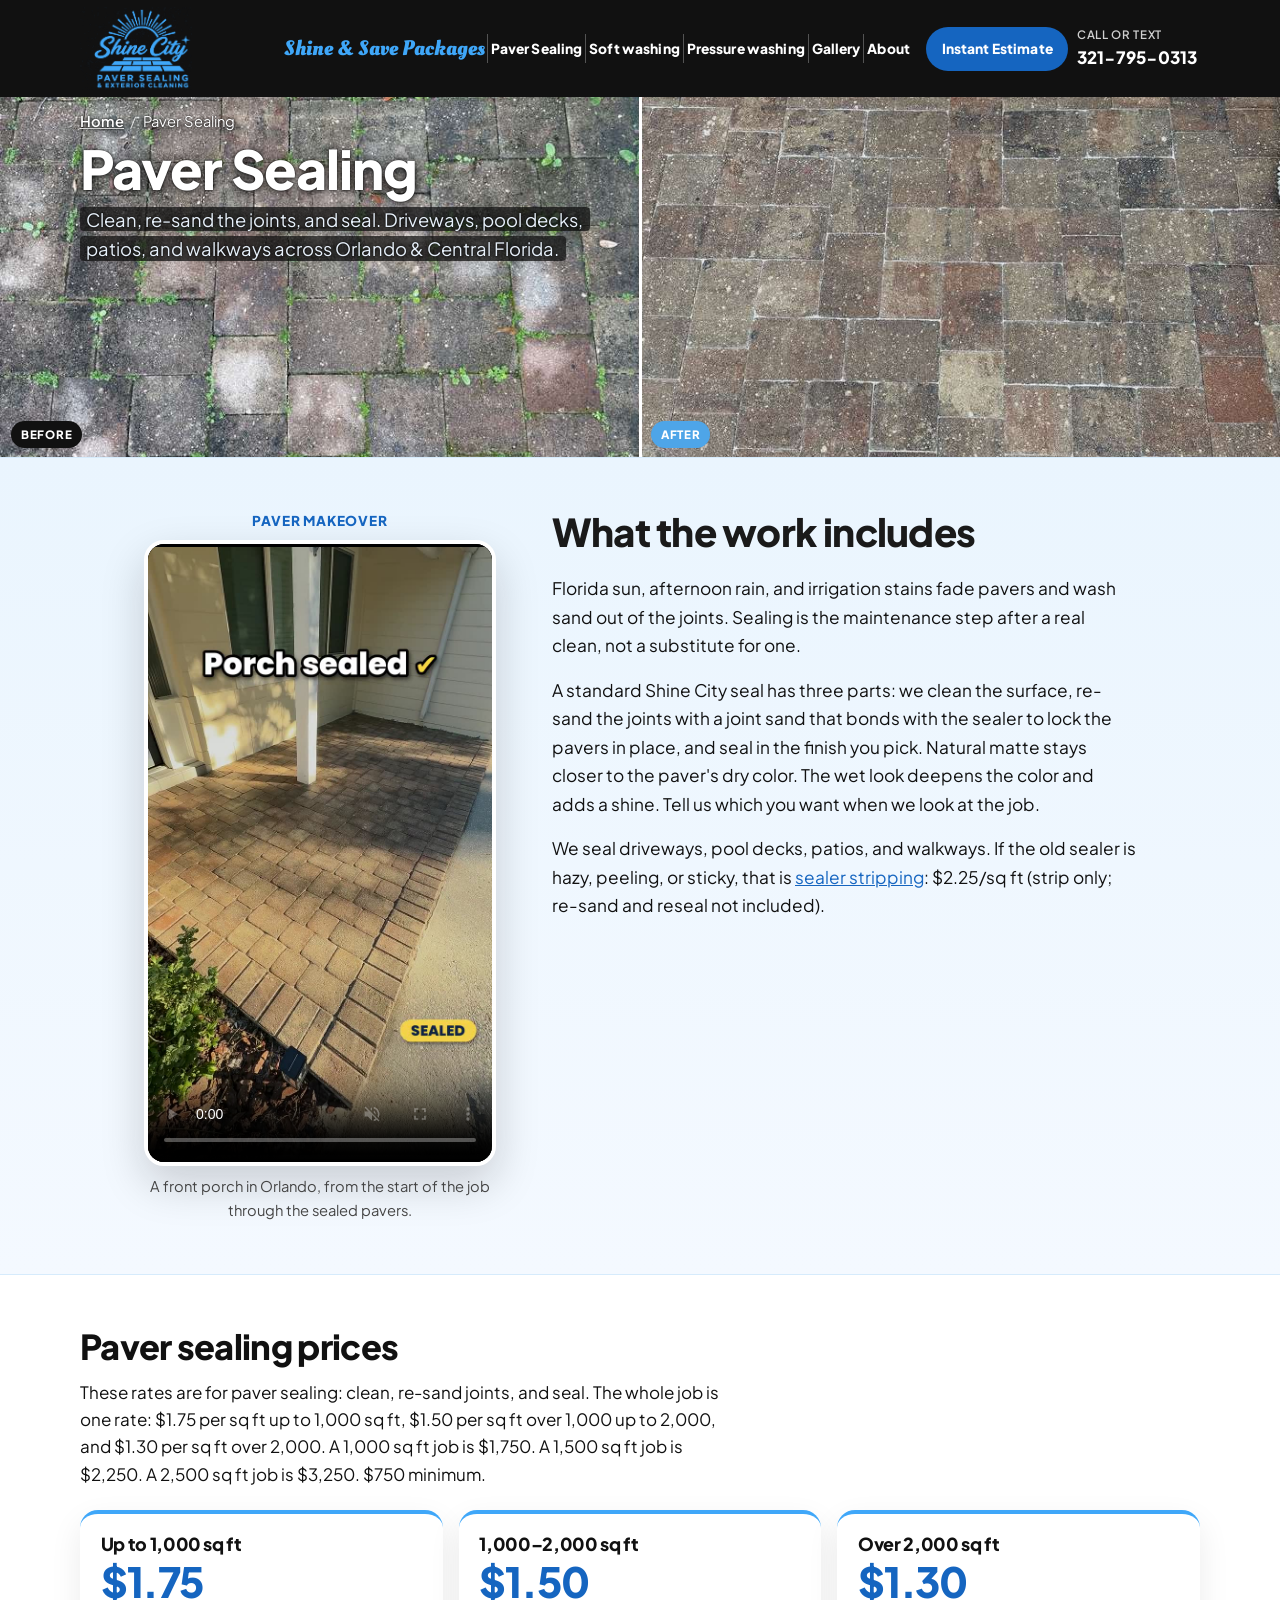
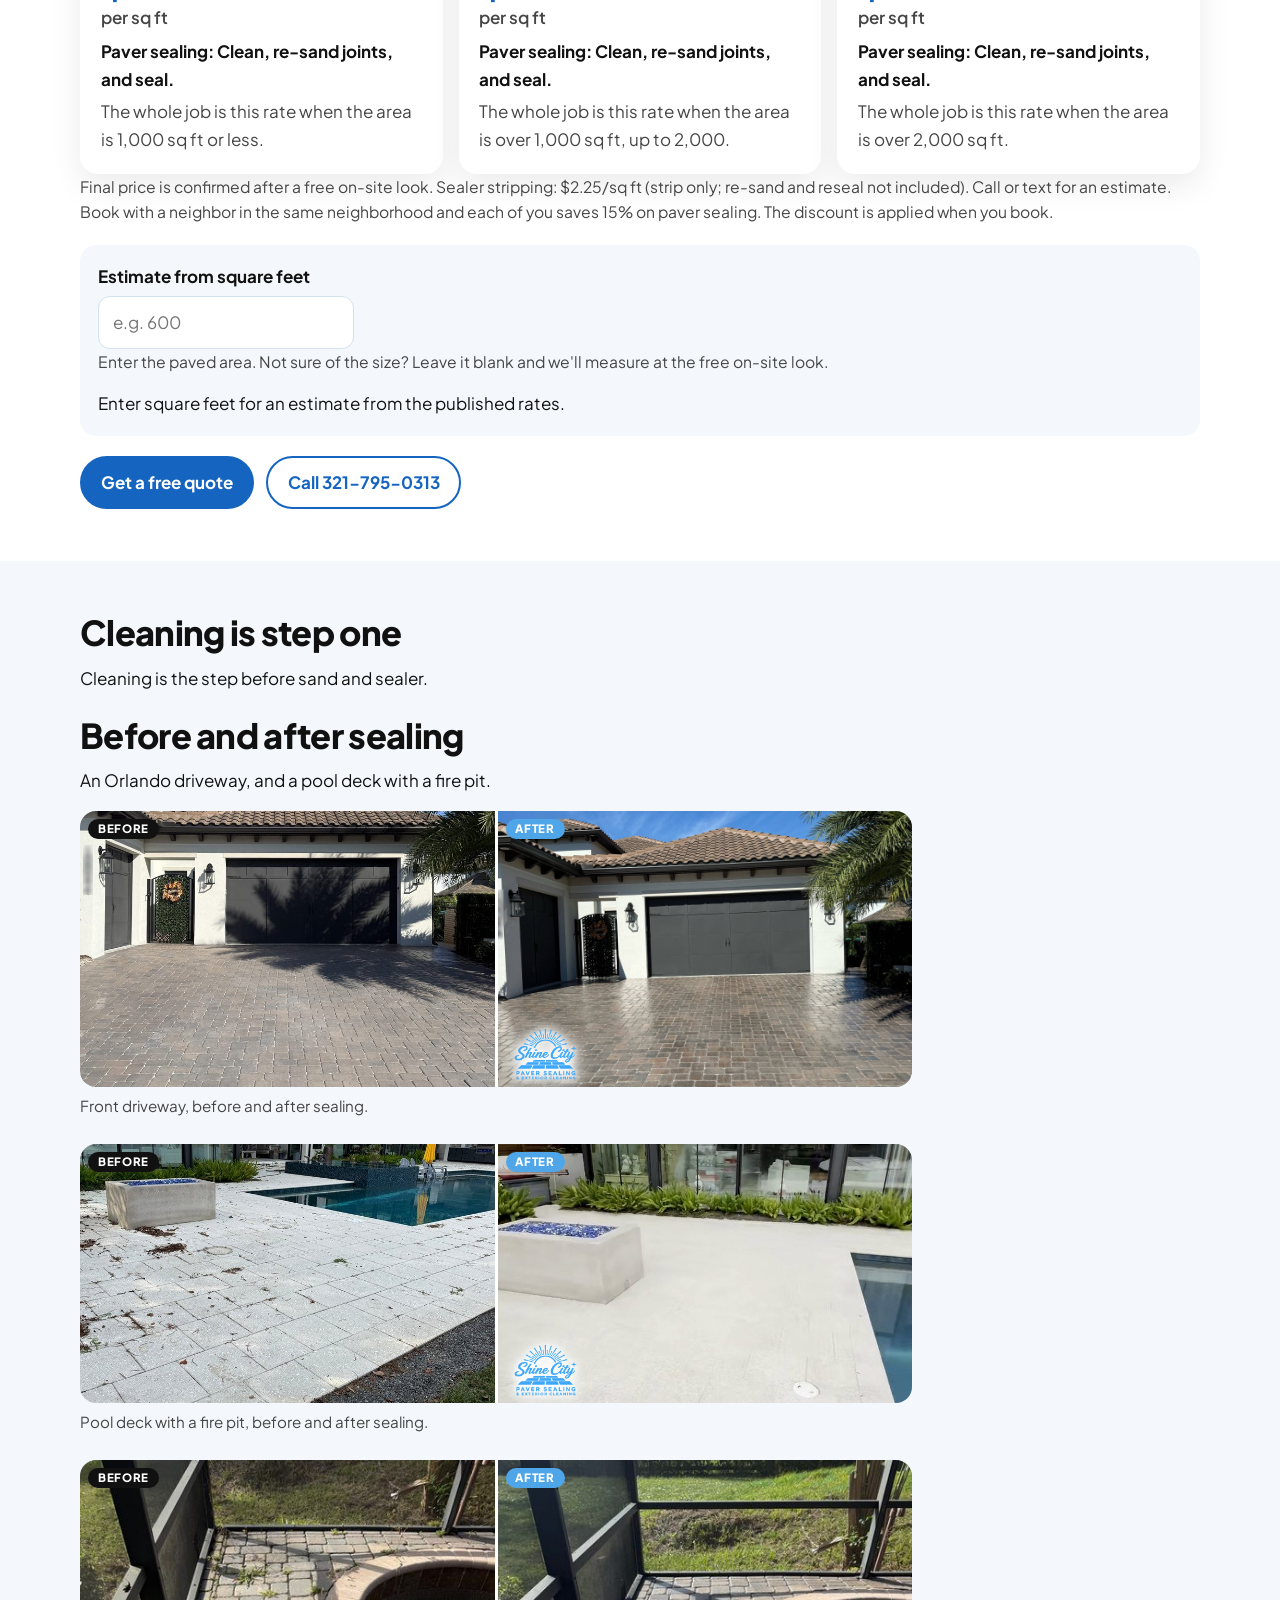
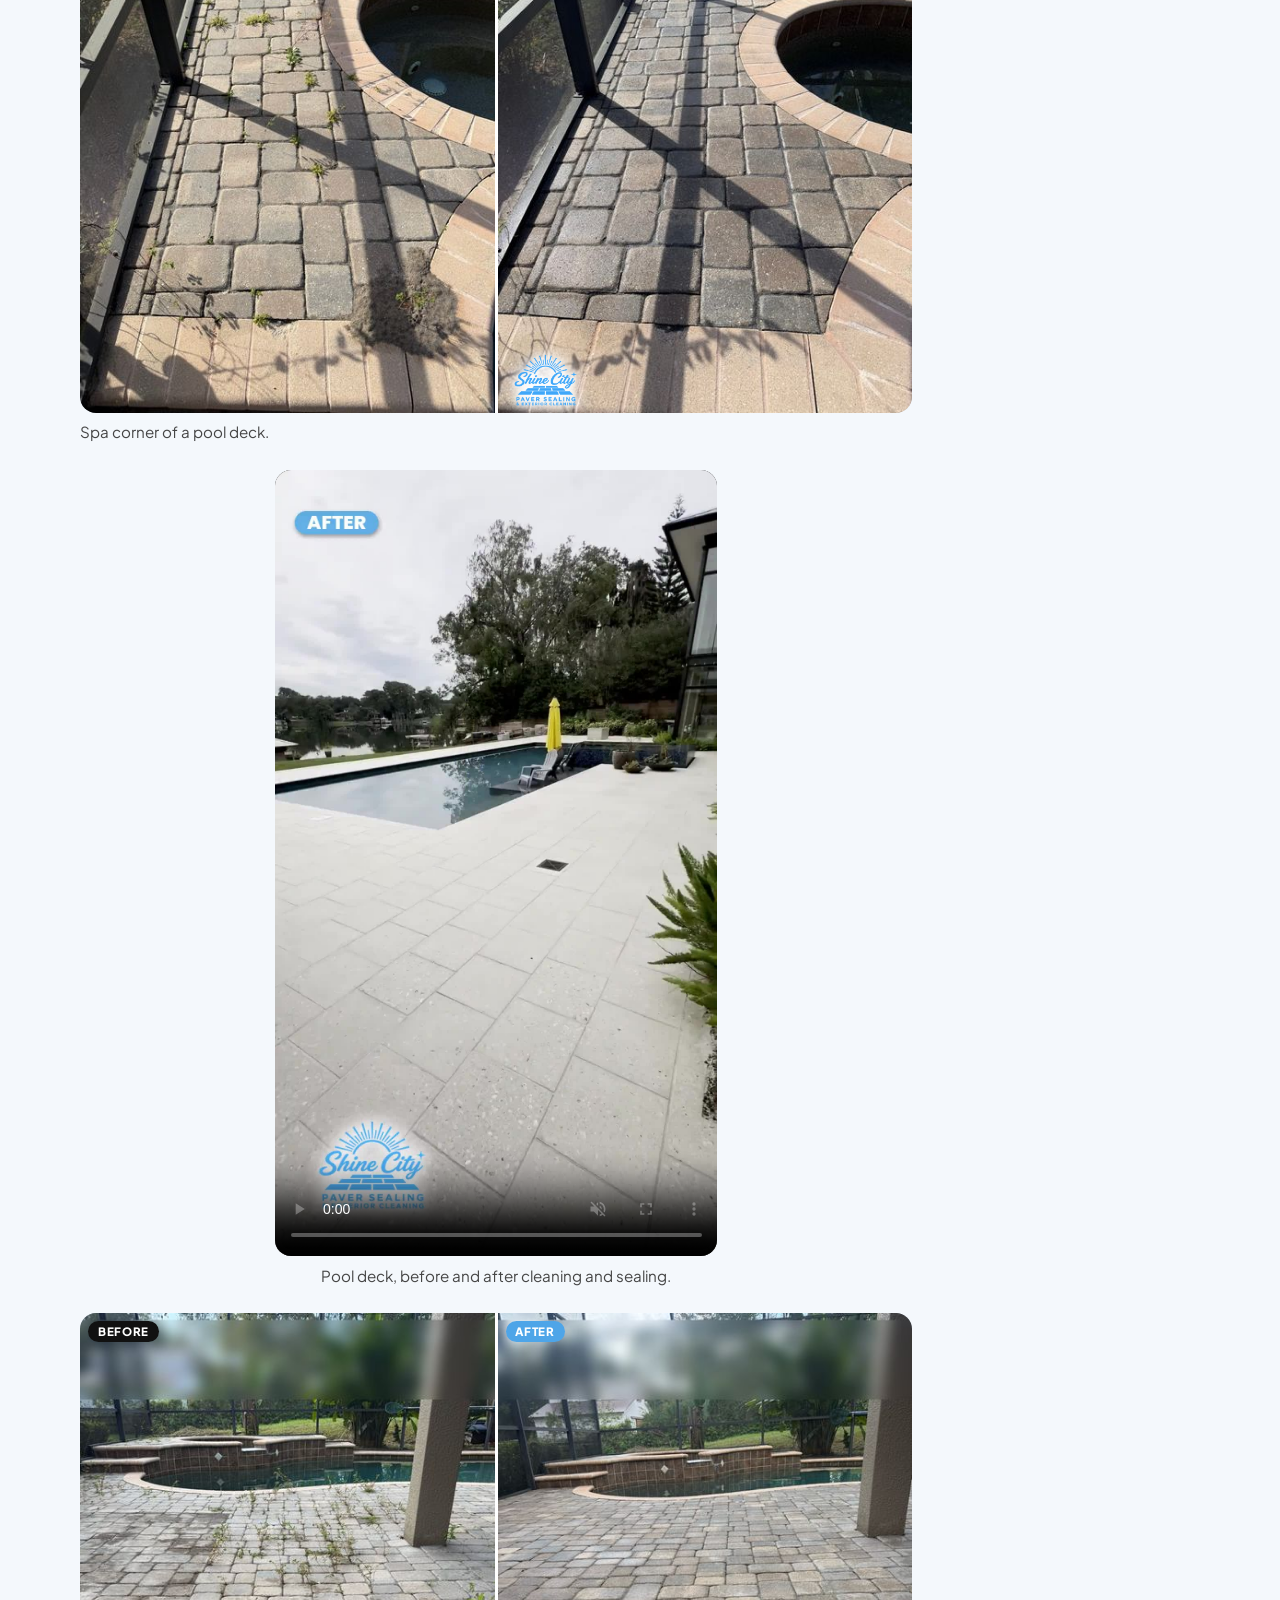
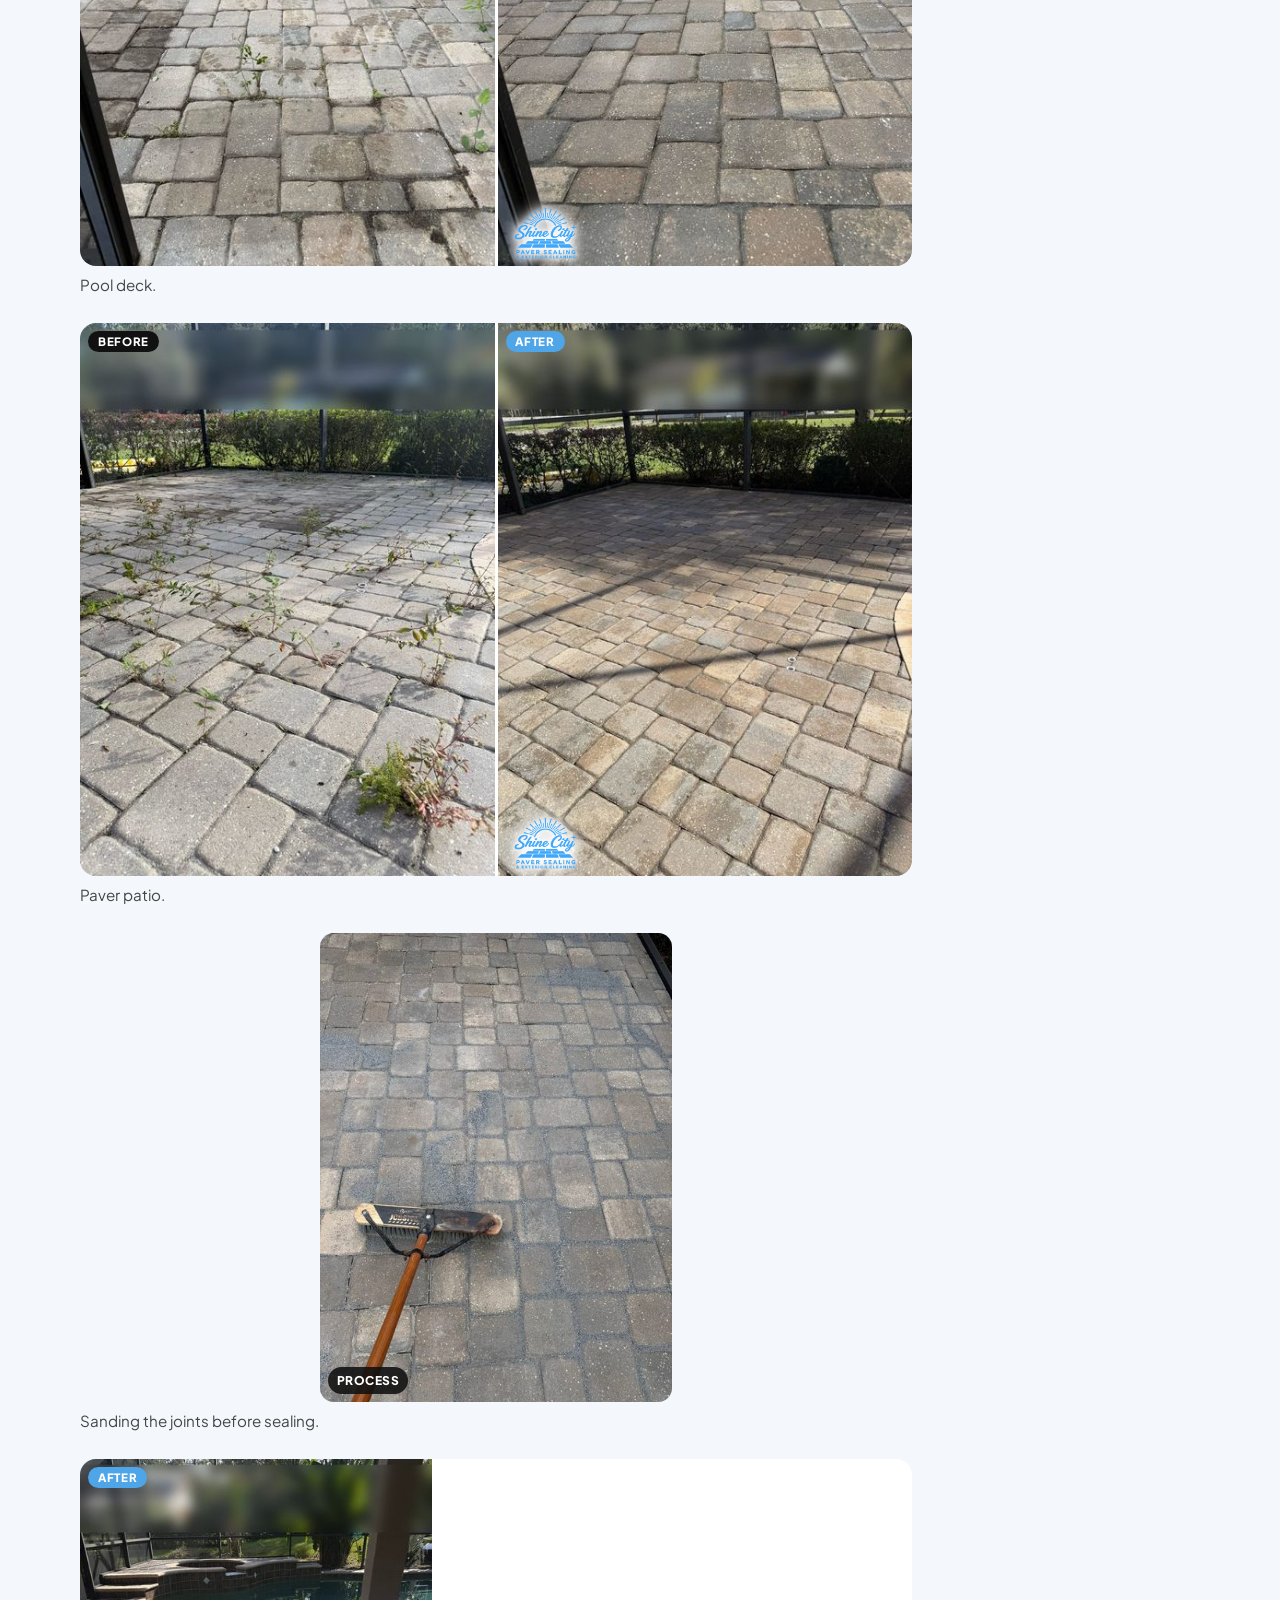
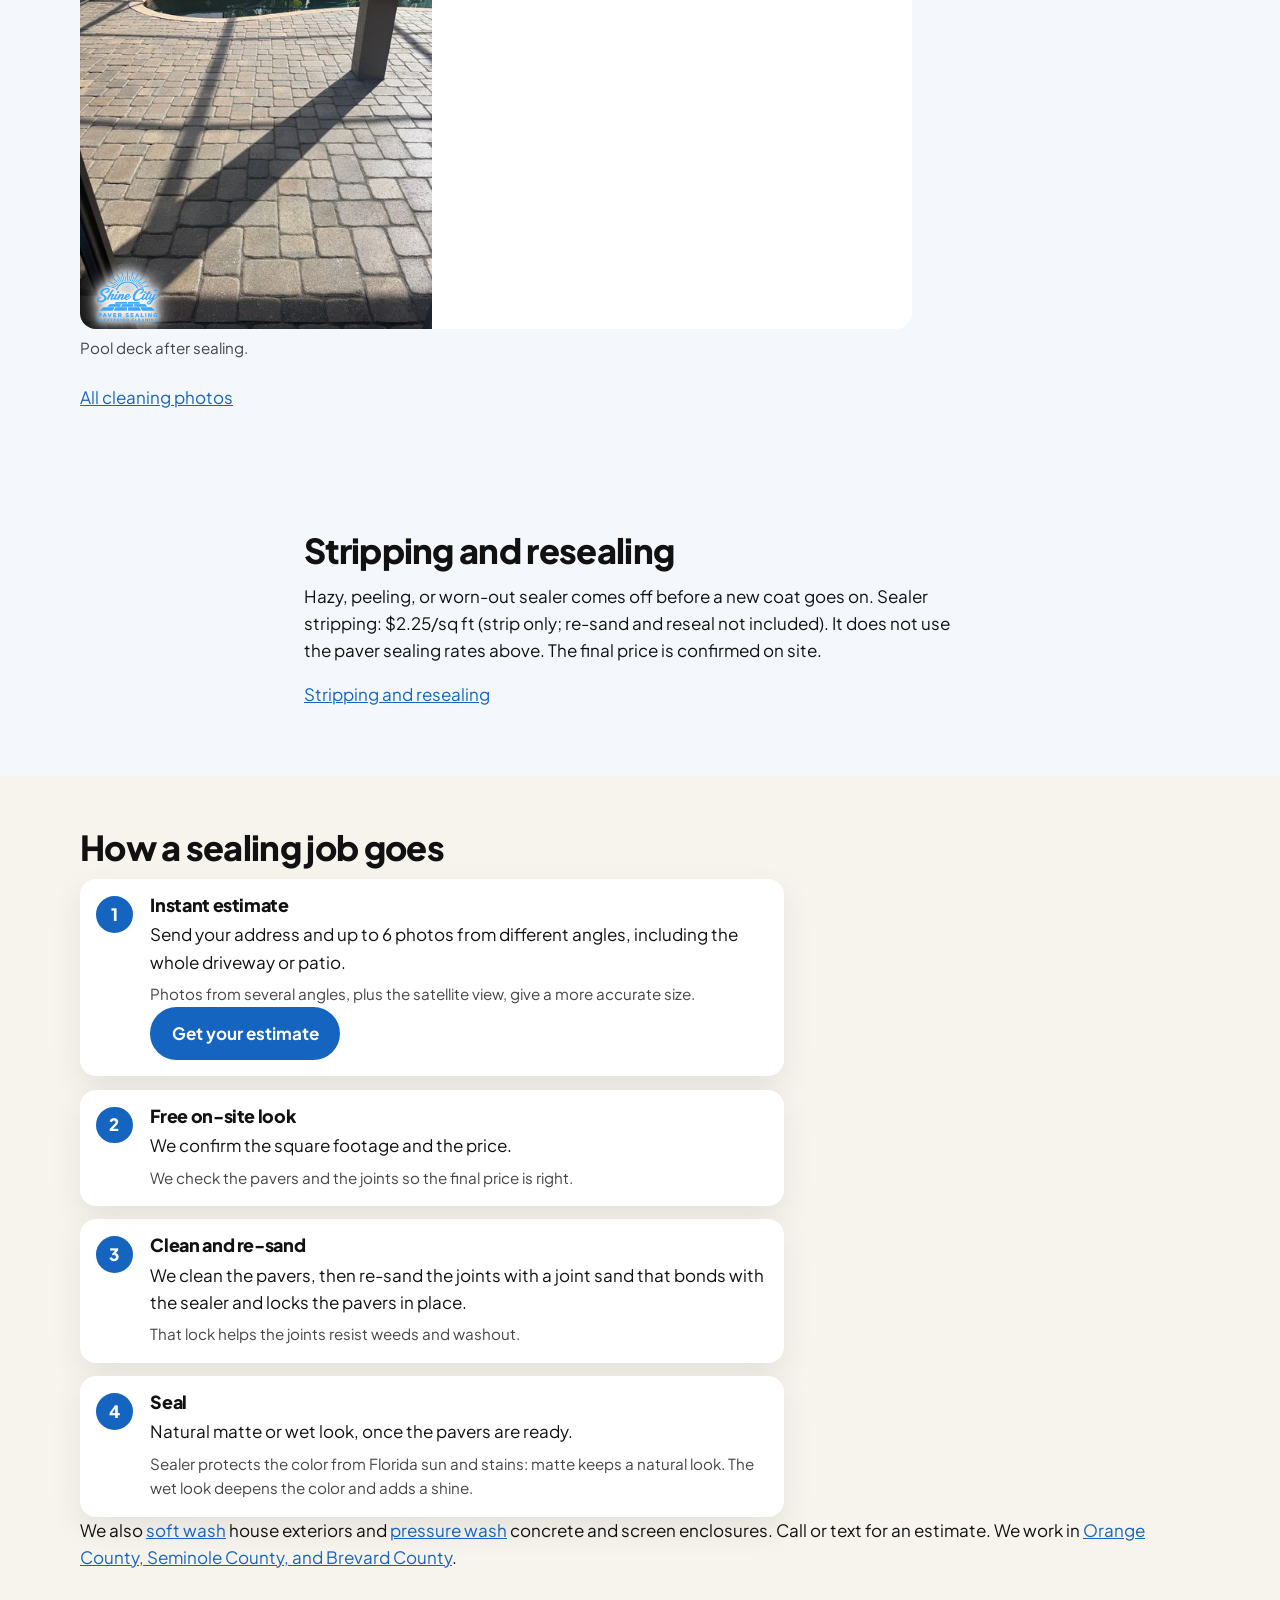
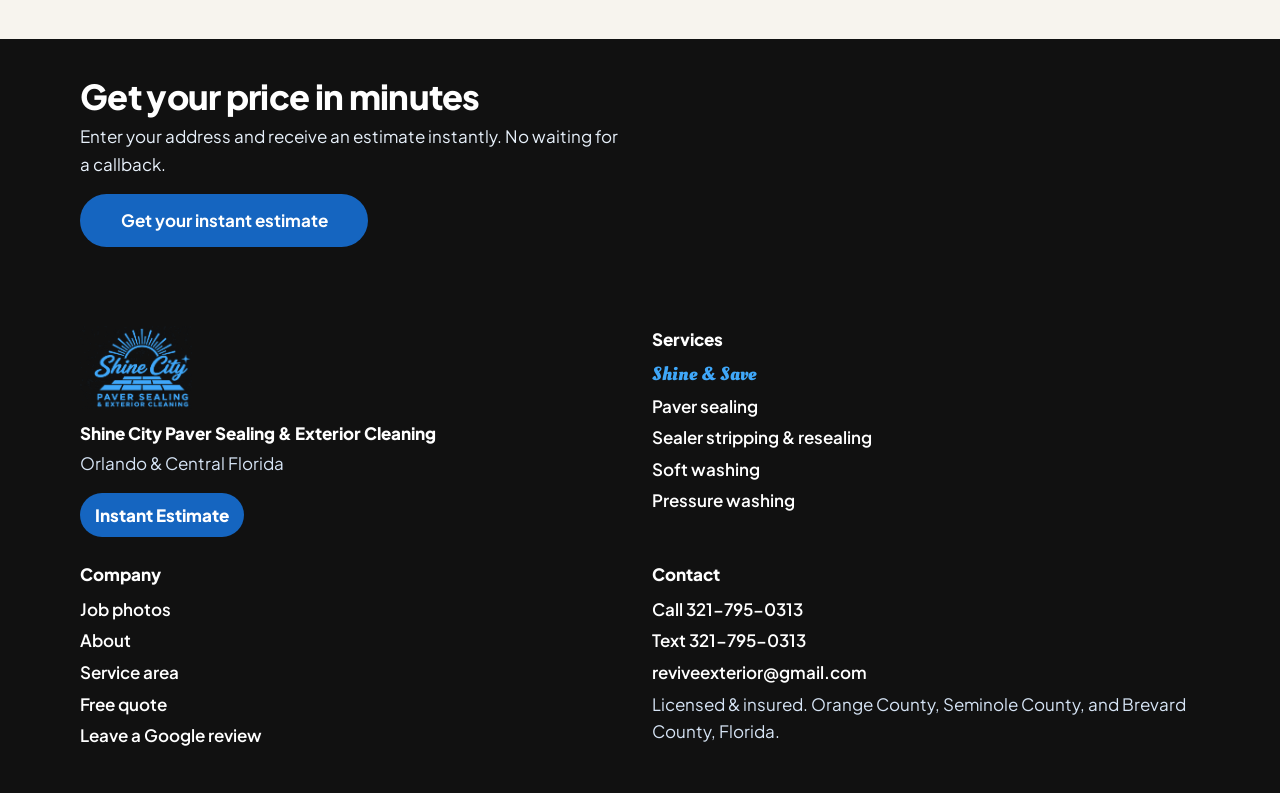
<file: paver-sealing/index.html>
<!DOCTYPE html>
<html lang="en">
<head>
  <meta charset="utf-8">
  <meta name="viewport" content="width=device-width, initial-scale=1">
  <title>Paver Sealing Prices | Orlando &amp; Central Florida</title>
  <meta name="description" content="Paver sealing in Orange, Seminole, and Brevard counties. Clean, re-sand joints, and seal. $1.75/sq ft up to 1,000 sq ft, $1.50/sq ft over 1,000 up to 2,000, and $1.30/sq ft over 2,000. The whole job uses that rate. $750 minimum. Sealer stripping $2.25/sq ft, strip only. Confirmed on site.">
  <meta name="robots" content="index,follow">
  <link rel="canonical" href="https://shinecitypaversealing.com/paver-sealing/">
  <meta property="og:url" content="https://shinecitypaversealing.com/paver-sealing/">
  <meta property="og:title" content="Paver Sealing Prices | Orlando &amp; Central Florida">
  <meta property="og:description" content="Paver sealing in Orange, Seminole, and Brevard counties. Clean, re-sand joints, and seal. $1.75/sq ft up to 1,000 sq ft, $1.50/sq ft over 1,000 up to 2,000, and $1.30/sq ft over 2,000. The whole job uses that rate. $750 minimum. Sealer stripping $2.25/sq ft, strip only. Confirmed on site.">
  <meta name="twitter:title" content="Paver Sealing Prices | Orlando &amp; Central Florida">
  <meta name="twitter:description" content="Paver sealing in Orange, Seminole, and Brevard counties. Clean, re-sand joints, and seal. $1.75/sq ft up to 1,000 sq ft, $1.50/sq ft over 1,000 up to 2,000, and $1.30/sq ft over 2,000. The whole job uses that rate. $750 minimum. Sealer stripping $2.25/sq ft, strip only. Confirmed on site.">

  <meta name="theme-color" content="#111111">
  <meta property="og:type" content="website">
  <meta property="og:site_name" content="Shine City Paver Sealing &amp; Exterior Cleaning">
  <meta property="og:image" content="https://shinecitypaversealing.com/assets/og.png">
  <meta property="og:image:width" content="1200">
  <meta property="og:image:height" content="630">
  <meta property="og:image:alt" content="Shine City Paver Sealing and Exterior Cleaning, serving Orlando and Central Florida">
  <meta name="twitter:card" content="summary_large_image">
  <meta name="twitter:image" content="https://shinecitypaversealing.com/assets/og.png">
  <link rel="icon" href="/review/favicon.ico" sizes="any">
  <link rel="icon" type="image/png" sizes="32x32" href="/review/favicon-32.png">
  <link rel="apple-touch-icon" href="/review/apple-touch-icon.png">
  <link rel="preconnect" href="https://fonts.googleapis.com">
  <link rel="preconnect" href="https://fonts.gstatic.com" crossorigin>
  <link rel="stylesheet" href="https://fonts.googleapis.com/css2?family=Plus+Jakarta+Sans:wght@400;500;600;700;800&amp;display=swap">
  <link rel="preload" href="/fonts/oleo-script-bold.woff2" as="font" type="font/woff2" crossorigin>
  <link rel="stylesheet" href="/css/styles.css?v=20261117c">

  <script type="application/ld+json" id="business-jsonld">
{
  "@context": "https://schema.org",
  "@type": [
    "LocalBusiness",
    "HomeAndConstructionBusiness"
  ],
  "@id": "https://shinecitypaversealing.com/#business",
  "name": "Shine City Paver Sealing & Exterior Cleaning",
  "legalName": "Revive Exterior Cleaning LLC",
  "url": "https://shinecitypaversealing.com/",
  "telephone": "+1-321-795-0313",
  "email": "reviveexterior@gmail.com",
  "image": "https://shinecitypaversealing.com/assets/logo.png",
  "logo": "https://shinecitypaversealing.com/assets/logo.png",
  "description": "Paver sealing and exterior cleaning for Orlando and Central Florida. Serves Orange County, Seminole County, and Brevard County, Florida. Owned by Nick Urbano.",
  "founder": {
    "@type": "Person",
    "name": "Nick Urbano"
  },
  "areaServed": [
    {
      "@type": "AdministrativeArea",
      "name": "Orange County",
      "containedInPlace": {
        "@type": "State",
        "name": "Florida"
      }
    },
    {
      "@type": "Place",
      "name": "Apopka",
      "containedInPlace": {
        "@type": "AdministrativeArea",
        "name": "Orange County, Florida"
      }
    },
    {
      "@type": "Place",
      "name": "Avalon Park",
      "containedInPlace": {
        "@type": "AdministrativeArea",
        "name": "Orange County, Florida"
      }
    },
    {
      "@type": "Place",
      "name": "Azalea Park",
      "containedInPlace": {
        "@type": "AdministrativeArea",
        "name": "Orange County, Florida"
      }
    },
    {
      "@type": "Place",
      "name": "Belle Isle",
      "containedInPlace": {
        "@type": "AdministrativeArea",
        "name": "Orange County, Florida"
      }
    },
    {
      "@type": "Place",
      "name": "Bithlo",
      "containedInPlace": {
        "@type": "AdministrativeArea",
        "name": "Orange County, Florida"
      }
    },
    {
      "@type": "Place",
      "name": "Christmas",
      "containedInPlace": {
        "@type": "AdministrativeArea",
        "name": "Orange County, Florida"
      }
    },
    {
      "@type": "Place",
      "name": "Conway",
      "containedInPlace": {
        "@type": "AdministrativeArea",
        "name": "Orange County, Florida"
      }
    },
    {
      "@type": "Place",
      "name": "Dr. Phillips",
      "containedInPlace": {
        "@type": "AdministrativeArea",
        "name": "Orange County, Florida"
      }
    },
    {
      "@type": "Place",
      "name": "East Orlando",
      "containedInPlace": {
        "@type": "AdministrativeArea",
        "name": "Orange County, Florida"
      }
    },
    {
      "@type": "Place",
      "name": "Eatonville",
      "containedInPlace": {
        "@type": "AdministrativeArea",
        "name": "Orange County, Florida"
      }
    },
    {
      "@type": "Place",
      "name": "Edgewood",
      "containedInPlace": {
        "@type": "AdministrativeArea",
        "name": "Orange County, Florida"
      }
    },
    {
      "@type": "Place",
      "name": "Gotha",
      "containedInPlace": {
        "@type": "AdministrativeArea",
        "name": "Orange County, Florida"
      }
    },
    {
      "@type": "Place",
      "name": "Horizon West",
      "containedInPlace": {
        "@type": "AdministrativeArea",
        "name": "Orange County, Florida"
      }
    },
    {
      "@type": "Place",
      "name": "Hunters Creek",
      "containedInPlace": {
        "@type": "AdministrativeArea",
        "name": "Orange County, Florida"
      }
    },
    {
      "@type": "Place",
      "name": "Lake Nona",
      "containedInPlace": {
        "@type": "AdministrativeArea",
        "name": "Orange County, Florida"
      }
    },
    {
      "@type": "Place",
      "name": "Maitland",
      "containedInPlace": {
        "@type": "AdministrativeArea",
        "name": "Orange County, Florida"
      }
    },
    {
      "@type": "Place",
      "name": "Meadow Woods",
      "containedInPlace": {
        "@type": "AdministrativeArea",
        "name": "Orange County, Florida"
      }
    },
    {
      "@type": "Place",
      "name": "Oakland",
      "containedInPlace": {
        "@type": "AdministrativeArea",
        "name": "Orange County, Florida"
      }
    },
    {
      "@type": "Place",
      "name": "Ocoee",
      "containedInPlace": {
        "@type": "AdministrativeArea",
        "name": "Orange County, Florida"
      }
    },
    {
      "@type": "Place",
      "name": "Orlando",
      "containedInPlace": {
        "@type": "AdministrativeArea",
        "name": "Orange County, Florida"
      }
    },
    {
      "@type": "Place",
      "name": "Pine Hills",
      "containedInPlace": {
        "@type": "AdministrativeArea",
        "name": "Orange County, Florida"
      }
    },
    {
      "@type": "Place",
      "name": "Sunbridge",
      "containedInPlace": {
        "@type": "AdministrativeArea",
        "name": "Orange County, Florida"
      }
    },
    {
      "@type": "Place",
      "name": "Union Park",
      "containedInPlace": {
        "@type": "AdministrativeArea",
        "name": "Orange County, Florida"
      }
    },
    {
      "@type": "Place",
      "name": "Wedgefield",
      "containedInPlace": {
        "@type": "AdministrativeArea",
        "name": "Orange County, Florida"
      }
    },
    {
      "@type": "Place",
      "name": "Windermere",
      "containedInPlace": {
        "@type": "AdministrativeArea",
        "name": "Orange County, Florida"
      }
    },
    {
      "@type": "Place",
      "name": "Winter Garden",
      "containedInPlace": {
        "@type": "AdministrativeArea",
        "name": "Orange County, Florida"
      }
    },
    {
      "@type": "Place",
      "name": "Winter Park",
      "containedInPlace": {
        "@type": "AdministrativeArea",
        "name": "Orange County, Florida"
      }
    },
    {
      "@type": "AdministrativeArea",
      "name": "Seminole County",
      "containedInPlace": {
        "@type": "State",
        "name": "Florida"
      }
    },
    {
      "@type": "Place",
      "name": "Oviedo",
      "containedInPlace": {
        "@type": "AdministrativeArea",
        "name": "Seminole County, Florida"
      }
    },
    {
      "@type": "AdministrativeArea",
      "name": "Brevard County",
      "containedInPlace": {
        "@type": "State",
        "name": "Florida"
      }
    },
    {
      "@type": "Place",
      "name": "Melbourne",
      "containedInPlace": {
        "@type": "AdministrativeArea",
        "name": "Brevard County, Florida"
      }
    },
    {
      "@type": "Place",
      "name": "Palm Bay",
      "containedInPlace": {
        "@type": "AdministrativeArea",
        "name": "Brevard County, Florida"
      }
    },
    {
      "@type": "Place",
      "name": "Viera",
      "containedInPlace": {
        "@type": "AdministrativeArea",
        "name": "Brevard County, Florida"
      }
    },
    {
      "@type": "Place",
      "name": "Titusville",
      "containedInPlace": {
        "@type": "AdministrativeArea",
        "name": "Brevard County, Florida"
      }
    },
    {
      "@type": "Place",
      "name": "Cocoa",
      "containedInPlace": {
        "@type": "AdministrativeArea",
        "name": "Brevard County, Florida"
      }
    },
    {
      "@type": "Place",
      "name": "Rockledge",
      "containedInPlace": {
        "@type": "AdministrativeArea",
        "name": "Brevard County, Florida"
      }
    },
    {
      "@type": "Place",
      "name": "Merritt Island",
      "containedInPlace": {
        "@type": "AdministrativeArea",
        "name": "Brevard County, Florida"
      }
    },
    {
      "@type": "Place",
      "name": "Cocoa Beach",
      "containedInPlace": {
        "@type": "AdministrativeArea",
        "name": "Brevard County, Florida"
      }
    }
  ],
  "makesOffer": [
    {
      "@type": "Offer",
      "name": "Paver sealing, up to 1,000 sq ft",
      "description": "Paver sealing (clean, re-sand joints, and seal). The whole job up to 1,000 square feet is $1.75 per square foot. $750 minimum. Final price is confirmed after a free on-site look.",
      "priceCurrency": "USD",
      "priceSpecification": {
        "@type": "UnitPriceSpecification",
        "price": "1.75",
        "priceCurrency": "USD",
        "unitText": "sq ft",
        "referenceQuantity": {
          "@type": "QuantitativeValue",
          "value": 1,
          "unitCode": "FTK",
          "unitText": "square foot"
        }
      }
    },
    {
      "@type": "Offer",
      "name": "Paver sealing, over 1,000 up to 2,000 sq ft",
      "description": "Paver sealing (clean, re-sand joints, and seal). The whole job over 1,000 square feet, up to 2,000, is $1.50 per square foot. $750 minimum. Final price is confirmed after a free on-site look.",
      "priceCurrency": "USD",
      "priceSpecification": {
        "@type": "UnitPriceSpecification",
        "price": "1.50",
        "priceCurrency": "USD",
        "unitText": "sq ft",
        "referenceQuantity": {
          "@type": "QuantitativeValue",
          "value": 1,
          "unitCode": "FTK",
          "unitText": "square foot"
        }
      }
    },
    {
      "@type": "Offer",
      "name": "Paver sealing, over 2,000 sq ft",
      "description": "Paver sealing (clean, re-sand joints, and seal). The whole job over 2,000 square feet is $1.30 per square foot. $750 minimum. Final price is confirmed after a free on-site look.",
      "priceCurrency": "USD",
      "priceSpecification": {
        "@type": "UnitPriceSpecification",
        "price": "1.30",
        "priceCurrency": "USD",
        "unitText": "sq ft",
        "referenceQuantity": {
          "@type": "QuantitativeValue",
          "value": 1,
          "unitCode": "FTK",
          "unitText": "square foot"
        }
      }
    },
    {
      "@type": "Offer",
      "name": "Sealer stripping",
      "description": "Sealer stripping only, $2.25 per square foot. Re-sanding and resealing are not included and are priced separately. Final price is confirmed after a free on-site look.",
      "priceCurrency": "USD",
      "priceSpecification": {
        "@type": "UnitPriceSpecification",
        "price": "2.25",
        "priceCurrency": "USD",
        "unitText": "sq ft",
        "referenceQuantity": {
          "@type": "QuantitativeValue",
          "value": 1,
          "unitCode": "FTK",
          "unitText": "square foot"
        }
      }
    }
  ]
}
</script>
  <script type="application/ld+json">
{
  "@context": "https://schema.org",
  "@type": "BreadcrumbList",
  "itemListElement": [
    {
      "@type": "ListItem",
      "position": 1,
      "name": "Home",
      "item": "https://shinecitypaversealing.com/"
    },
    {
      "@type": "ListItem",
      "position": 2,
      "name": "Paver Sealing",
      "item": "https://shinecitypaversealing.com/paver-sealing/"
    }
  ]
}
</script>
  <script type="application/ld+json">
{
  "@context": "https://schema.org",
  "@type": "Service",
  "name": "Paver sealing",
  "serviceType": "Paver sealing",
  "description": "Paver sealing in Orange, Seminole, and Brevard counties. Clean, re-sand joints, and seal. $1.75/sq ft up to 1,000 sq ft, $1.50/sq ft over 1,000 up to 2,000, and $1.30/sq ft over 2,000. The whole job uses that rate. $750 minimum. Sealer stripping $2.25/sq ft, strip only. Confirmed on site.",
  "url": "https://shinecitypaversealing.com/paver-sealing/",
  "provider": {
    "@id": "https://shinecitypaversealing.com/#business"
  },
  "areaServed": [
    "Orange County, Florida",
    "Seminole County, Florida",
    "Brevard County, Florida"
  ]
}
</script>
</head>
<body>

  <a class="skip" href="#main">Skip to content</a>
  <header class="site-header">
    <div class="container header-inner">
      <a class="brand" href="/">
        <img src="/assets/logo.png" width="957" height="708" alt="Shine City Paver Sealing &amp; Exterior Cleaning">
      </a>
      <button class="nav-toggle" type="button" aria-expanded="false" aria-controls="site-nav">
        <span class="nav-toggle__icon" aria-hidden="true"></span>
        <span class="nav-toggle__label">Menu</span>
      </button>
      <nav id="site-nav" class="site-nav" aria-label="Primary">
        <ul>
          <li><a class="nav-packages" href="/driveway-pool-deck-package/"><span class="shine-save">Shine &amp; Save Packages</span></a></li>
          <li class="nav-estimate"><a class="nav-cta" href="/pricing/#quote">Instant Estimate</a></li>
          <li><a aria-current="page" href="/paver-sealing/">Paver Sealing</a></li>
          <li><a href="/soft-washing/">Soft washing</a></li>
          <li><a href="/pressure-washing/">Pressure washing</a></li>
          <li><a href="/gallery/">Gallery</a></li>
          <li><a href="/about/">About</a></li>
        </ul>
      </nav>
      <a class="header-phone" href="tel:+13217950313"><span>Call or text</span>321-795-0313</a>
    </div>
  </header>

  <main id="main">

    <header class="page-hero page-hero--ba">
      <div class="ba-hero__media" aria-hidden="true">
        <span class="ba-tag ba-tag--before">BEFORE</span>
        <span class="ba-tag ba-tag--after">AFTER</span>
        <figure class="ba-hero__inset"><img src="/images/hero/paver-before-inset.jpg" alt="" width="400" height="450"><span class="ba-tag">Before</span></figure>
      </div>
      <div class="container">
        <nav class="crumbs" aria-label="Breadcrumb"><ol><li><a href="/">Home</a></li><li><span aria-current="page">Paver Sealing</span></li></ol></nav>
        <h1>Paver Sealing</h1>
        <p class="lede"><span class="ba-lede-full">Clean, re-sand the joints, and seal. Driveways, pool decks, patios, and walkways across Orlando &amp; Central Florida.</span><span class="ba-lede-short">Clean, re-sand, and seal across Orlando &amp; Central Florida.</span></p>
      </div>
    </header>
    <section class="section video-feature work-makeover" aria-labelledby="work-heading">
      <div class="container video-feature__grid">
        <h2 id="work-heading" class="video-feature__title">What the work includes</h2>
        <div class="video-feature__media">
          <p class="work-makeover__label" id="porch-video-heading">Paver Makeover</p>
          <div class="video-frame video-frame--vertical">
            <video muted playsinline loop preload="none" controls poster="/videos/porch-209-makeover-poster.jpg" width="720" height="1280" data-inview-autoplay aria-labelledby="porch-video-heading">
              <source src="/videos/porch-209-makeover.mp4" type="video/mp4">
            </video>
          </div>
          <p class="work-makeover__caption">A front porch in Orlando, from the start of the job through the sealed pavers.</p>
        </div>
        <div class="video-feature__body">
          <p>Florida sun, afternoon rain, and irrigation stains fade pavers and wash sand out of the joints. Sealing is the maintenance step after a real clean, not a substitute for one.</p>
          <p>A standard Shine City seal has three parts: we clean the surface, re-sand the joints with a joint sand that bonds with the sealer to lock the pavers in place, and seal in the finish you pick. Natural matte stays closer to the paver's dry color. The wet look deepens the color and adds a shine. Tell us which you want when we look at the job.</p>
          <p>We seal driveways, pool decks, patios, and walkways. If the old sealer is hazy, peeling, or sticky, that is <a href="/sealer-stripping/">sealer stripping</a>: $2.25/sq ft (strip only; re-sand and reseal not included).</p>
        </div>
      </div>
    </section>
    <section class="section section--white" id="pricing">
      <div class="container">
        <div class="section-head">
          <h2>Paver sealing prices</h2>
          <p>These rates are for paver sealing: clean, re-sand joints, and seal. The whole job is one rate: $1.75 per sq ft up to 1,000 sq ft, $1.50 per sq ft over 1,000 up to 2,000, and $1.30 per sq ft over 2,000. A 1,000 sq ft job is $1,750. A 1,500 sq ft job is $2,250. A 2,500 sq ft job is $3,250. $750 minimum.</p>
        </div>
        
        <!-- PRICING FALLBACK: live cards are rewritten from js/site-config.js tiers. Keep these numbers in sync with that file. -->
        <div class="tiers" data-pricing-tiers>
          <article class="tier">
            <h3 class="tier__title">Up to 1,000 sq ft</h3>
            <p class="tier__rate"><span>$1.75</span> per sq ft</p>
            <p class="tier__includes">Paver sealing: clean, re-sand joints, and seal.</p>
            <p class="tier__detail">The whole job is this rate when the area is 1,000 sq ft or less.</p>
          </article>
          <article class="tier">
            <h3 class="tier__title">1,000–2,000 sq ft</h3>
            <p class="tier__rate"><span>$1.50</span> per sq ft</p>
            <p class="tier__includes">Paver sealing: clean, re-sand joints, and seal.</p>
            <p class="tier__detail">The whole job is this rate when the area is over 1,000 sq ft, up to 2,000.</p>
          </article>
          <article class="tier">
            <h3 class="tier__title">Over 2,000 sq ft</h3>
            <p class="tier__rate"><span>$1.30</span> per sq ft</p>
            <p class="tier__includes">Paver sealing: clean, re-sand joints, and seal.</p>
            <p class="tier__detail">The whole job is this rate when the area is over 2,000 sq ft.</p>
          </article>
        </div>

        <p class="fine">Final price is confirmed after a free on-site look. Sealer stripping: $2.25/sq ft (strip only; re-sand and reseal not included). Call or text for an estimate. Book with a neighbor in the same neighborhood and each of you saves 15% on paver sealing. The discount is applied when you book.</p>
        <div class="calc" data-calculator>
          <label for="sqft">Estimate from square feet</label>
          <input id="sqft" data-calc-input type="number" inputmode="decimal" min="1" step="1" placeholder="e.g. 600" aria-describedby="sqft-help sqft-out">
          <p class="fine" id="sqft-help">Enter the paved area. Not sure of the size? Leave it blank and we'll measure at the free on-site look.</p>
          <p class="calc__out" id="sqft-out" data-calc-output aria-live="polite">Enter square feet for an estimate from the published rates.</p>
        </div>
        <div class="cluster" style="margin-top:1.25rem">
          <a class="btn" href="/contact/#quote">Get a free quote</a>
          <a class="btn btn--outline" href="tel:+13217950313">Call 321-795-0313</a>
        </div>
      </div>
    </section>
    <section class="section" aria-labelledby="prep-heading">
      <div class="container">
        <div class="section-head">
          <h2 id="prep-heading">Cleaning is step one</h2>
          <p>Cleaning is the step before sand and sealer.</p>
        </div>
        <div class="seal-slot-done" id="after-sealing">
          <h2 id="sealed-photos-heading">Before and after sealing</h2>
          <p>An Orlando driveway, and a pool deck with a fire pit.</p>
          <div class="job-photos">
          <figure class="pair pair--ba pair--split pair--natural">
            <div class="pair__grid" style="--aw:1920;--ah:1280">
              <button type="button" class="shot shot--before" data-full="/images/gallery/sealing/front-driveway-before-plain.jpg" data-alt="Front paver driveway in Orlando before sealing" data-w="1080" data-h="901">
                <img src="/images/gallery/sealing/thumbs/front-driveway-before-plain.jpg" alt="Front paver driveway in Orlando before sealing" width="800" height="667" loading="lazy" decoding="async">
                <span class="shot__tag">BEFORE</span>
              </button>
              <button type="button" class="shot shot--after" data-full="/images/hero/sealed-front-driveway.jpg" data-alt="Front paver driveway in Orlando after sealing" data-w="1920" data-h="1280">
                <img src="/images/hero/sealed-front-driveway.jpg" alt="Front paver driveway in Orlando after sealing" width="1920" height="1280" loading="lazy" decoding="async">
                <span class="shot__tag">AFTER</span>
              </button>
            </div>
            <figcaption>Front driveway, before and after sealing.</figcaption>
          </figure>
          <figure class="pair pair--ba pair--split pair--natural">
            <div class="pair__grid" style="--aw:796;--ah:497">
              <button type="button" class="shot shot--before" data-full="/images/gallery/orlando-pool-deck-firepit-before.jpg" data-alt="Orlando pool deck with a fire pit before sealing" data-w="796" data-h="722">
                <img src="/images/gallery/orlando-pool-deck-firepit-before.jpg" alt="Orlando pool deck with a fire pit before sealing" width="796" height="722" loading="lazy" decoding="async">
                <span class="shot__tag">BEFORE</span>
              </button>
              <button type="button" class="shot shot--after" data-full="/images/gallery/orlando-pool-deck-firepit-after.jpg" data-alt="Orlando pool deck with a fire pit after sealing" data-w="796" data-h="497">
                <img src="/images/gallery/orlando-pool-deck-firepit-after.jpg" alt="Orlando pool deck with a fire pit after sealing" width="796" height="497" loading="lazy" decoding="async">
                <span class="shot__tag">AFTER</span>
              </button>
            </div>
            <figcaption>Pool deck with a fire pit, before and after sealing.</figcaption>
          </figure>
          <figure class="pair pair--ba pair--split">
            <div class="pair__grid" style="--aw:600;--ah:800">
              <button type="button" class="shot shot--before" data-full="/images/gallery/sealing/pool-deck-spa-corner-before.jpg" data-alt="Pool deck pavers by the spa before" data-w="1200" data-h="1600">
                <img src="/images/gallery/sealing/thumbs/pool-deck-spa-corner-before.jpg" alt="Pool deck pavers by the spa before" width="600" height="800" loading="lazy" decoding="async">
                <span class="shot__tag">BEFORE</span>
              </button>
              <button type="button" class="shot shot--after" data-full="/images/gallery/sealing/pool-deck-spa-corner-sealed-after.jpg" data-alt="Pool deck pavers by the spa after cleaning and sealing" data-w="1200" data-h="1600">
                <img src="/images/gallery/sealing/thumbs/pool-deck-spa-corner-sealed-after.jpg" alt="Pool deck pavers by the spa after cleaning and sealing" width="600" height="800" loading="lazy" decoding="async">
                <span class="shot__tag">AFTER</span>
              </button>
            </div>
            <figcaption>Spa corner of a pool deck.</figcaption>
          </figure>
          <figure class="deck-reel">
            <video muted playsinline loop autoplay preload="metadata" controls poster="/images/video/orlando-pool-deck-before-after-vertical-poster.jpg" width="1080" height="1920">
              <source src="/images/video/orlando-pool-deck-before-after-vertical.mp4" type="video/mp4">
            </video>
            <figcaption>Pool deck, before and after cleaning and sealing.</figcaption>
          </figure>
          <figure class="pair pair--ba pair--split">
            <div class="pair__grid" style="--aw:600;--ah:800">
              <button type="button" class="shot shot--before" data-full="/images/gallery/sealing/pool-deck-before.jpg" data-alt="Pool deck before" data-w="1200" data-h="1600">
                <img src="/images/gallery/sealing/thumbs/pool-deck-before.jpg" alt="Pool deck before" width="600" height="800" loading="lazy" decoding="async">
                <span class="shot__tag">BEFORE</span>
              </button>
              <button type="button" class="shot shot--after" data-full="/images/gallery/sealing/pool-deck-after.jpg" data-alt="Pool deck after" data-w="1200" data-h="1600">
                <img src="/images/gallery/sealing/thumbs/pool-deck-after.jpg" alt="Pool deck after" width="600" height="800" loading="lazy" decoding="async">
                <span class="shot__tag">AFTER</span>
              </button>
            </div>
            <figcaption>Pool deck.</figcaption>
          </figure>
          <figure class="pair pair--ba pair--split">
            <div class="pair__grid" style="--aw:600;--ah:800">
              <button type="button" class="shot shot--before" data-full="/images/gallery/sealing/patio-before.jpg" data-alt="Paver patio before" data-w="1200" data-h="1600">
                <img src="/images/gallery/sealing/thumbs/patio-before.jpg" alt="Paver patio before" width="600" height="800" loading="lazy" decoding="async">
                <span class="shot__tag">BEFORE</span>
              </button>
              <button type="button" class="shot shot--after" data-full="/images/gallery/sealing/patio-after.jpg" data-alt="Paver patio after" data-w="1200" data-h="1600">
                <img src="/images/gallery/sealing/thumbs/patio-after.jpg" alt="Paver patio after" width="600" height="800" loading="lazy" decoding="async">
                <span class="shot__tag">AFTER</span>
              </button>
            </div>
            <figcaption>Paver patio.</figcaption>
          </figure>
          <figure class="pair pair--solo">
            <div class="pair__grid">
              <button type="button" class="shot" data-full="/images/gallery/sealing/pool-deck-sanding.jpg" data-alt="Sweeping sand into the paver joints on a pool deck" data-w="1200" data-h="1600">
                <img src="/images/gallery/sealing/thumbs/pool-deck-sanding.jpg" alt="Sweeping sand into the paver joints on a pool deck" width="600" height="800" loading="lazy" decoding="async">
                <span class="shot__tag">Process</span>
              </button>
            </div>
            <figcaption>Sanding the joints before sealing.</figcaption>
          </figure>
          <figure class="pair pair--ba pair--solo">
            <div class="pair__grid">
              <button type="button" class="shot shot--after" data-full="/images/gallery/sealing/pool-deck-sealed-after.jpg" data-alt="Pool deck after cleaning and sealing" data-w="1200" data-h="1600">
                <img src="/images/gallery/sealing/thumbs/pool-deck-sealed-after.jpg" alt="Pool deck after cleaning and sealing" width="600" height="800" loading="lazy" decoding="async">
                <span class="shot__tag">AFTER</span>
              </button>
            </div>
            <figcaption>Pool deck after sealing.</figcaption>
          </figure>
          </div>
        </div>
        <p><a href="/gallery/">All cleaning photos</a></p>
      </div>
    </section>
    <section class="section" id="stripping">
      <div class="container narrow">
        <h2>Stripping and resealing</h2>
        <p>Hazy, peeling, or worn-out sealer comes off before a new coat goes on. Sealer stripping: $2.25/sq ft (strip only; re-sand and reseal not included). It does not use the paver sealing rates above. The final price is confirmed on site.</p>
        <p><a href="/sealer-stripping/">Stripping and resealing</a></p>
      </div>
    </section>
    <section class="section section--sand">
      <div class="container">
        <h2>How a sealing job goes</h2>
        <ol class="steps">
          <li>
            <h3>Instant estimate</h3>
            <p>Send your address and up to 6 photos from different angles, including the whole driveway or patio.</p>
            <p class="steps__why">Photos from several angles, plus the satellite view, give a more accurate size.</p>
            <p class="steps__go"><a class="btn" href="/contact/#quote">Get your estimate</a></p>
          </li>
          <li>
            <h3>Free on-site look</h3>
            <p>We confirm the square footage and the price.</p>
            <p class="steps__why">We check the pavers and the joints so the final price is right.</p>
          </li>
          <li>
            <h3>Clean and re-sand</h3>
            <p>We clean the pavers, then re-sand the joints with a joint sand that bonds with the sealer and locks the pavers in place.</p>
            <p class="steps__why">That lock helps the joints resist weeds and washout.</p>
          </li>
          <li>
            <h3>Seal</h3>
            <p>Natural matte or wet look, once the pavers are ready.</p>
            <p class="steps__why">Sealer protects the color from Florida sun and stains: matte keeps a natural look. The wet look deepens the color and adds a shine.</p>
          </li>
        </ol>
        <p>We also <a href="/soft-washing/">soft wash</a> house exteriors and <a href="/pressure-washing/">pressure wash</a> concrete and screen enclosures. Call or text for an estimate. We work in <a href="/service-area/">Orange County, Seminole County, and Brevard County</a>.</p>
      </div>
    </section>

    <section class="estimate-band" aria-label="Instant estimate">
      <div class="container">
        <h2>Get your price in minutes</h2>
        <p>Enter your address and receive an estimate instantly. No waiting for a callback.</p>
        <a class="btn" href="/pricing/#quote">Get your instant estimate</a>
      </div>
    </section>

  </main>

  <footer class="site-footer">
    <div class="container footer-grid">
      <div>
        <a class="brand brand--footer" href="/" aria-label="Shine City home">
          <img src="/assets/logo.png" width="957" height="708" alt="">
        </a>
        <p class="footer-name">Shine City Paver Sealing &amp; Exterior Cleaning</p>
        <p>Orlando &amp; Central Florida</p>
        <p class="footer-estimate"><a href="/pricing/#quote">Instant Estimate</a></p>
      </div>
      <div>
        <p class="footer-title">Services</p>
        <ul>
          <li><a class="shine-save" href="/driveway-pool-deck-package/">Shine &amp; Save</a></li>
          <li><a href="/paver-sealing/">Paver sealing</a></li>
          <li><a href="/sealer-stripping/">Sealer stripping &amp; resealing</a></li>
          <li><a href="/soft-washing/">Soft washing</a></li>
          <li><a href="/pressure-washing/">Pressure washing</a></li>
        </ul>
      </div>
      <div>
        <p class="footer-title">Company</p>
        <ul>
          <li><a href="/gallery/">Job photos</a></li>
          <li><a href="/about/">About</a></li>
          <li><a href="/service-area/">Service area</a></li>
          <li><a href="/contact/">Free quote</a></li>
          <li><a href="/review/">Leave a Google review</a></li>
        </ul>
      </div>
      <div>
        <p class="footer-title">Contact</p>
        <ul>
          <li><a href="tel:+13217950313">Call 321-795-0313</a></li>
          <li><a href="sms:+13217950313">Text 321-795-0313</a></li>
          <li><a href="mailto:reviveexterior@gmail.com">reviveexterior@gmail.com</a></li>
        </ul>
        <p>Licensed &amp; insured. Orange County, Seminole County, and Brevard County, Florida.</p>
        <!-- SOCIAL HOOKS: no profiles yet. Add real Facebook and Nextdoor URLs here when they exist. Do not link placeholders. -->
      </div>
    </div>
  </footer>
  <div class="sticky-bar">
    <a href="/pricing/#quote">Instant Estimate</a>
    <a href="tel:+13217950313">Call</a>
    <a href="sms:+13217950313">Text</a>
  </div>
  <script src="/js/site-config.js?v=20261117c"></script>
  <script src="/js/site.js?v=20261117c"></script>
  <script src="/js/gallery.js?v=20261117c"></script>

</body>
</html>
</file>
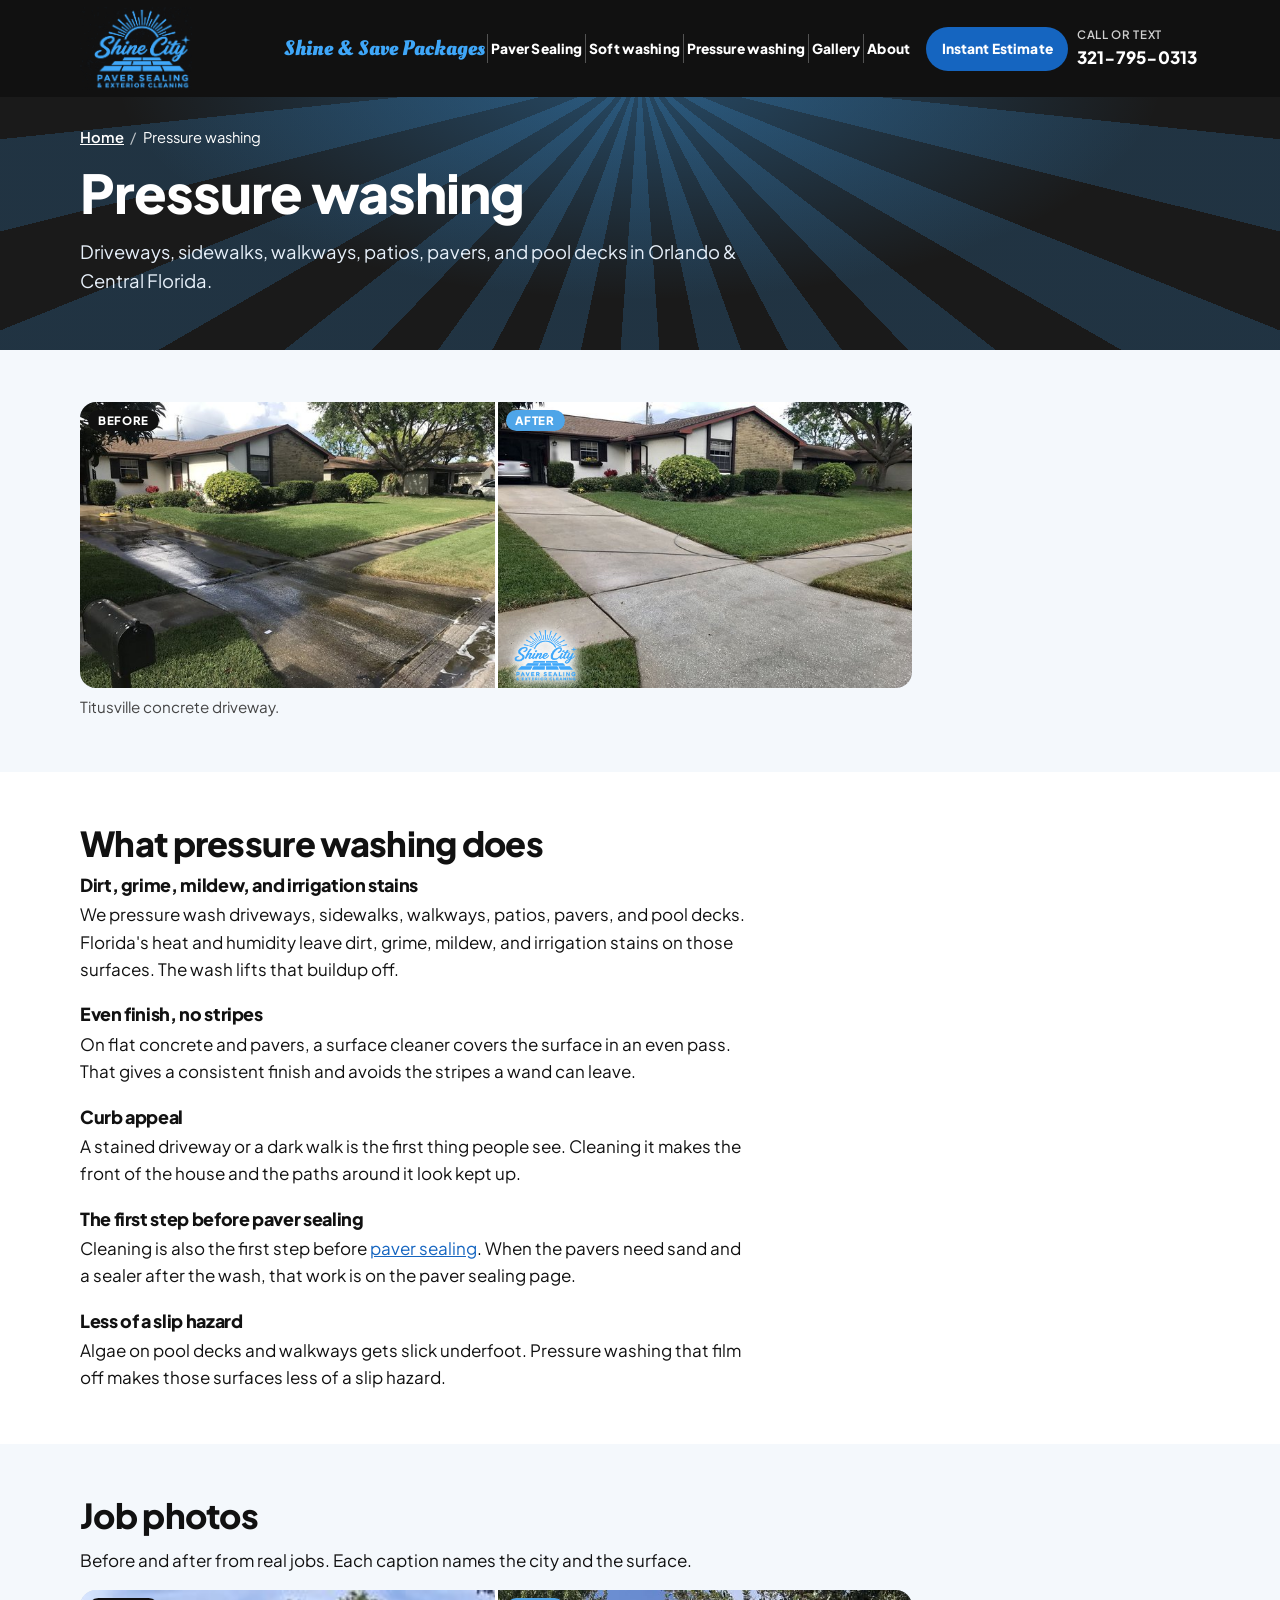
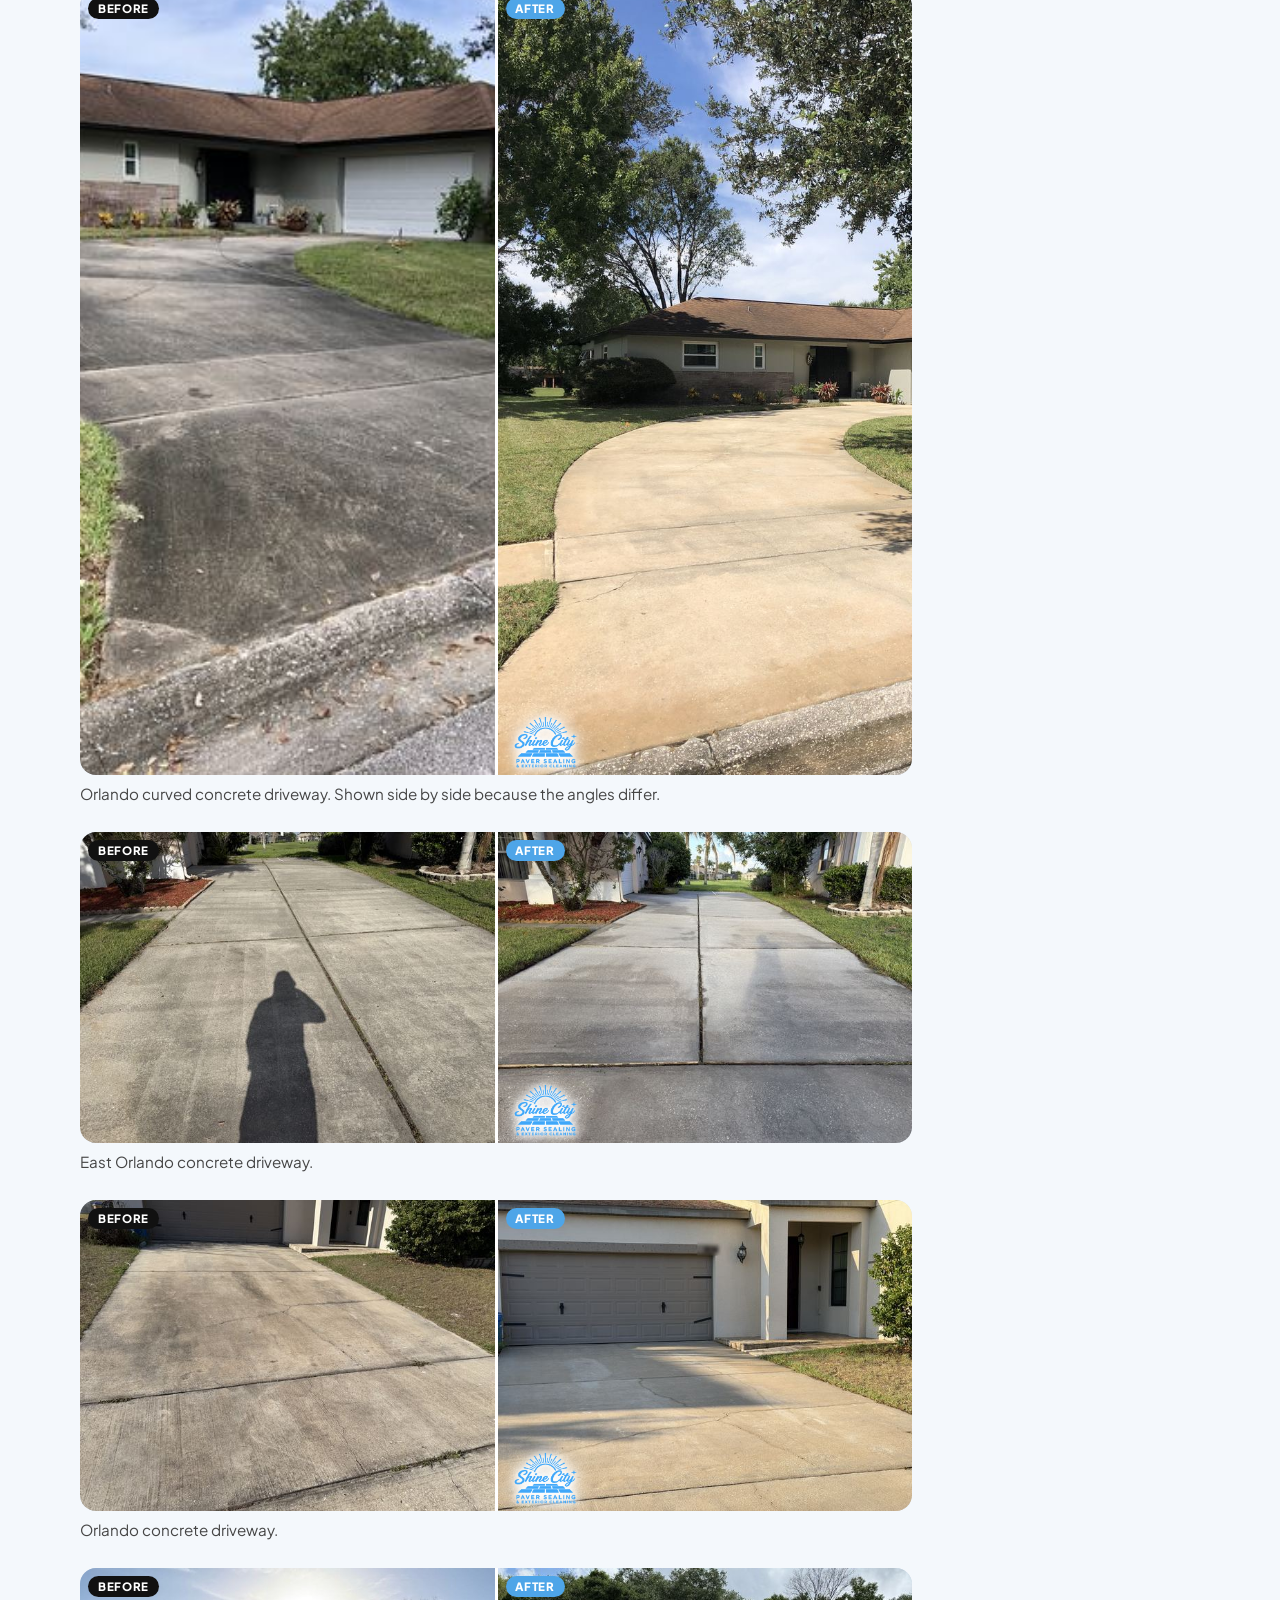
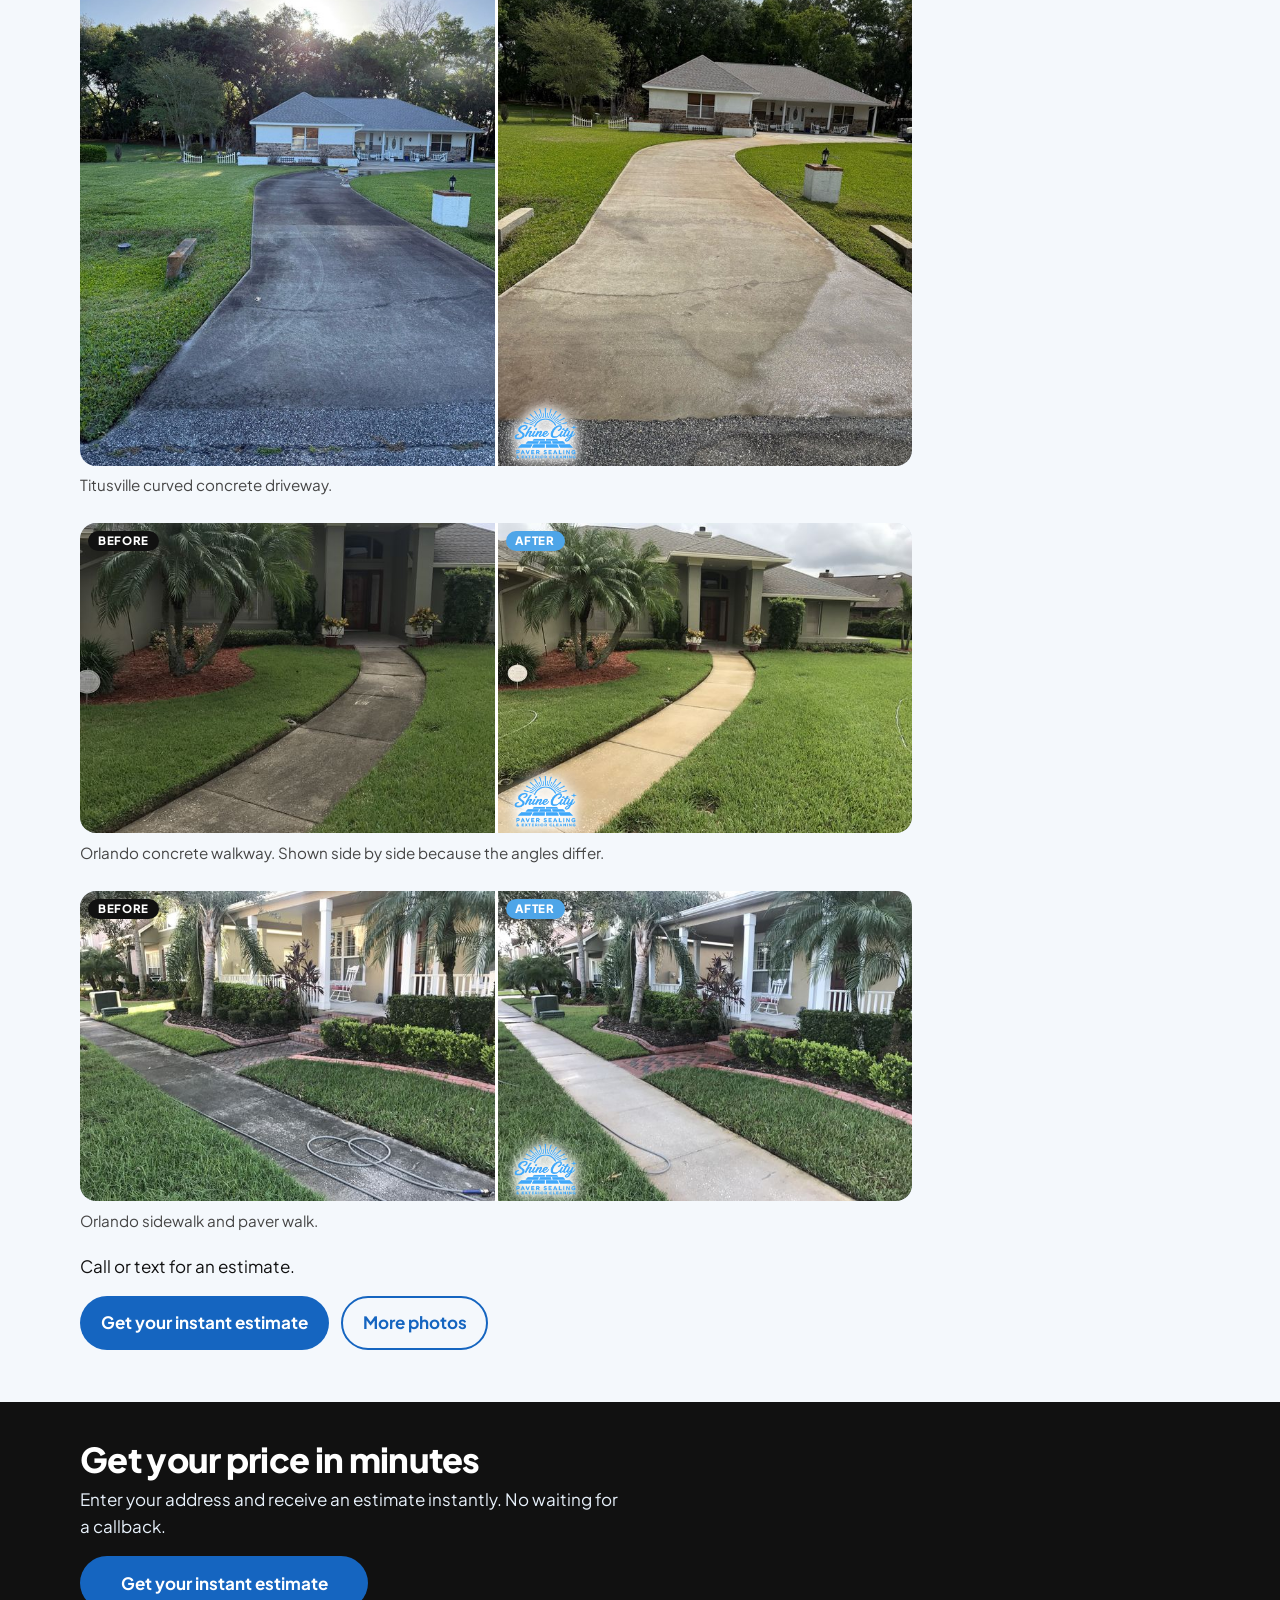
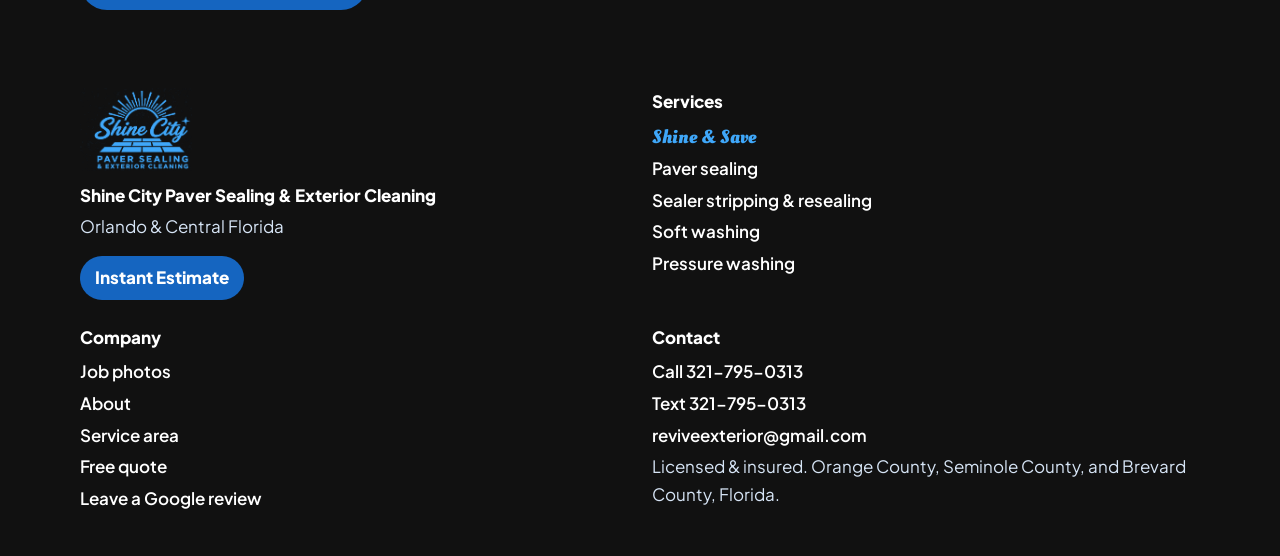
<file: pressure-washing/index.html>
<!DOCTYPE html>
<html lang="en">
<head>
  <meta charset="utf-8">
  <meta name="viewport" content="width=device-width, initial-scale=1">
  <title>Pressure Washing | Orlando &amp; Central Florida</title>
  <meta name="description" content="Pressure washing for driveways, sidewalks, walkways, patios, pavers, and pool decks in Orlando and Central Florida. Free quote.">
  <meta name="robots" content="index,follow">
  <link rel="canonical" href="https://shinecitypaversealing.com/pressure-washing/">
  <meta property="og:url" content="https://shinecitypaversealing.com/pressure-washing/">
  <meta property="og:title" content="Pressure Washing | Orlando &amp; Central Florida">
  <meta property="og:description" content="Pressure washing for driveways, sidewalks, walkways, patios, pavers, and pool decks in Orlando and Central Florida. Free quote.">
  <meta name="twitter:title" content="Pressure Washing | Orlando &amp; Central Florida">
  <meta name="twitter:description" content="Pressure washing for driveways, sidewalks, walkways, patios, pavers, and pool decks in Orlando and Central Florida. Free quote.">

  <meta name="theme-color" content="#111111">
  <meta property="og:type" content="website">
  <meta property="og:site_name" content="Shine City Paver Sealing &amp; Exterior Cleaning">
  <meta property="og:image" content="https://shinecitypaversealing.com/assets/og.png">
  <meta property="og:image:width" content="1200">
  <meta property="og:image:height" content="630">
  <meta property="og:image:alt" content="Shine City Paver Sealing and Exterior Cleaning, serving Orlando and Central Florida">
  <meta name="twitter:card" content="summary_large_image">
  <meta name="twitter:image" content="https://shinecitypaversealing.com/assets/og.png">
  <link rel="icon" href="/review/favicon.ico" sizes="any">
  <link rel="icon" type="image/png" sizes="32x32" href="/review/favicon-32.png">
  <link rel="apple-touch-icon" href="/review/apple-touch-icon.png">
  <link rel="preconnect" href="https://fonts.googleapis.com">
  <link rel="preconnect" href="https://fonts.gstatic.com" crossorigin>
  <link rel="stylesheet" href="https://fonts.googleapis.com/css2?family=Plus+Jakarta+Sans:wght@400;500;600;700;800&amp;display=swap">
  <link rel="preload" href="/fonts/oleo-script-bold.woff2" as="font" type="font/woff2" crossorigin>
  <link rel="stylesheet" href="/css/styles.css?v=20261117c">

  <script type="application/ld+json" id="business-jsonld">
{
  "@context": "https://schema.org",
  "@type": [
    "LocalBusiness",
    "HomeAndConstructionBusiness"
  ],
  "@id": "https://shinecitypaversealing.com/#business",
  "name": "Shine City Paver Sealing & Exterior Cleaning",
  "legalName": "Revive Exterior Cleaning LLC",
  "url": "https://shinecitypaversealing.com/",
  "telephone": "+1-321-795-0313",
  "email": "reviveexterior@gmail.com",
  "image": "https://shinecitypaversealing.com/assets/logo.png",
  "logo": "https://shinecitypaversealing.com/assets/logo.png",
  "description": "Paver sealing and exterior cleaning for Orlando and Central Florida. Serves Orange County, Seminole County, and Brevard County, Florida. Owned by Nick Urbano.",
  "founder": {
    "@type": "Person",
    "name": "Nick Urbano"
  },
  "areaServed": [
    {
      "@type": "AdministrativeArea",
      "name": "Orange County",
      "containedInPlace": {
        "@type": "State",
        "name": "Florida"
      }
    },
    {
      "@type": "Place",
      "name": "Apopka",
      "containedInPlace": {
        "@type": "AdministrativeArea",
        "name": "Orange County, Florida"
      }
    },
    {
      "@type": "Place",
      "name": "Avalon Park",
      "containedInPlace": {
        "@type": "AdministrativeArea",
        "name": "Orange County, Florida"
      }
    },
    {
      "@type": "Place",
      "name": "Azalea Park",
      "containedInPlace": {
        "@type": "AdministrativeArea",
        "name": "Orange County, Florida"
      }
    },
    {
      "@type": "Place",
      "name": "Belle Isle",
      "containedInPlace": {
        "@type": "AdministrativeArea",
        "name": "Orange County, Florida"
      }
    },
    {
      "@type": "Place",
      "name": "Bithlo",
      "containedInPlace": {
        "@type": "AdministrativeArea",
        "name": "Orange County, Florida"
      }
    },
    {
      "@type": "Place",
      "name": "Christmas",
      "containedInPlace": {
        "@type": "AdministrativeArea",
        "name": "Orange County, Florida"
      }
    },
    {
      "@type": "Place",
      "name": "Conway",
      "containedInPlace": {
        "@type": "AdministrativeArea",
        "name": "Orange County, Florida"
      }
    },
    {
      "@type": "Place",
      "name": "Dr. Phillips",
      "containedInPlace": {
        "@type": "AdministrativeArea",
        "name": "Orange County, Florida"
      }
    },
    {
      "@type": "Place",
      "name": "East Orlando",
      "containedInPlace": {
        "@type": "AdministrativeArea",
        "name": "Orange County, Florida"
      }
    },
    {
      "@type": "Place",
      "name": "Eatonville",
      "containedInPlace": {
        "@type": "AdministrativeArea",
        "name": "Orange County, Florida"
      }
    },
    {
      "@type": "Place",
      "name": "Edgewood",
      "containedInPlace": {
        "@type": "AdministrativeArea",
        "name": "Orange County, Florida"
      }
    },
    {
      "@type": "Place",
      "name": "Gotha",
      "containedInPlace": {
        "@type": "AdministrativeArea",
        "name": "Orange County, Florida"
      }
    },
    {
      "@type": "Place",
      "name": "Horizon West",
      "containedInPlace": {
        "@type": "AdministrativeArea",
        "name": "Orange County, Florida"
      }
    },
    {
      "@type": "Place",
      "name": "Hunters Creek",
      "containedInPlace": {
        "@type": "AdministrativeArea",
        "name": "Orange County, Florida"
      }
    },
    {
      "@type": "Place",
      "name": "Lake Nona",
      "containedInPlace": {
        "@type": "AdministrativeArea",
        "name": "Orange County, Florida"
      }
    },
    {
      "@type": "Place",
      "name": "Maitland",
      "containedInPlace": {
        "@type": "AdministrativeArea",
        "name": "Orange County, Florida"
      }
    },
    {
      "@type": "Place",
      "name": "Meadow Woods",
      "containedInPlace": {
        "@type": "AdministrativeArea",
        "name": "Orange County, Florida"
      }
    },
    {
      "@type": "Place",
      "name": "Oakland",
      "containedInPlace": {
        "@type": "AdministrativeArea",
        "name": "Orange County, Florida"
      }
    },
    {
      "@type": "Place",
      "name": "Ocoee",
      "containedInPlace": {
        "@type": "AdministrativeArea",
        "name": "Orange County, Florida"
      }
    },
    {
      "@type": "Place",
      "name": "Orlando",
      "containedInPlace": {
        "@type": "AdministrativeArea",
        "name": "Orange County, Florida"
      }
    },
    {
      "@type": "Place",
      "name": "Pine Hills",
      "containedInPlace": {
        "@type": "AdministrativeArea",
        "name": "Orange County, Florida"
      }
    },
    {
      "@type": "Place",
      "name": "Sunbridge",
      "containedInPlace": {
        "@type": "AdministrativeArea",
        "name": "Orange County, Florida"
      }
    },
    {
      "@type": "Place",
      "name": "Union Park",
      "containedInPlace": {
        "@type": "AdministrativeArea",
        "name": "Orange County, Florida"
      }
    },
    {
      "@type": "Place",
      "name": "Wedgefield",
      "containedInPlace": {
        "@type": "AdministrativeArea",
        "name": "Orange County, Florida"
      }
    },
    {
      "@type": "Place",
      "name": "Windermere",
      "containedInPlace": {
        "@type": "AdministrativeArea",
        "name": "Orange County, Florida"
      }
    },
    {
      "@type": "Place",
      "name": "Winter Garden",
      "containedInPlace": {
        "@type": "AdministrativeArea",
        "name": "Orange County, Florida"
      }
    },
    {
      "@type": "Place",
      "name": "Winter Park",
      "containedInPlace": {
        "@type": "AdministrativeArea",
        "name": "Orange County, Florida"
      }
    },
    {
      "@type": "AdministrativeArea",
      "name": "Seminole County",
      "containedInPlace": {
        "@type": "State",
        "name": "Florida"
      }
    },
    {
      "@type": "Place",
      "name": "Oviedo",
      "containedInPlace": {
        "@type": "AdministrativeArea",
        "name": "Seminole County, Florida"
      }
    },
    {
      "@type": "AdministrativeArea",
      "name": "Brevard County",
      "containedInPlace": {
        "@type": "State",
        "name": "Florida"
      }
    },
    {
      "@type": "Place",
      "name": "Melbourne",
      "containedInPlace": {
        "@type": "AdministrativeArea",
        "name": "Brevard County, Florida"
      }
    },
    {
      "@type": "Place",
      "name": "Palm Bay",
      "containedInPlace": {
        "@type": "AdministrativeArea",
        "name": "Brevard County, Florida"
      }
    },
    {
      "@type": "Place",
      "name": "Viera",
      "containedInPlace": {
        "@type": "AdministrativeArea",
        "name": "Brevard County, Florida"
      }
    },
    {
      "@type": "Place",
      "name": "Titusville",
      "containedInPlace": {
        "@type": "AdministrativeArea",
        "name": "Brevard County, Florida"
      }
    },
    {
      "@type": "Place",
      "name": "Cocoa",
      "containedInPlace": {
        "@type": "AdministrativeArea",
        "name": "Brevard County, Florida"
      }
    },
    {
      "@type": "Place",
      "name": "Rockledge",
      "containedInPlace": {
        "@type": "AdministrativeArea",
        "name": "Brevard County, Florida"
      }
    },
    {
      "@type": "Place",
      "name": "Merritt Island",
      "containedInPlace": {
        "@type": "AdministrativeArea",
        "name": "Brevard County, Florida"
      }
    },
    {
      "@type": "Place",
      "name": "Cocoa Beach",
      "containedInPlace": {
        "@type": "AdministrativeArea",
        "name": "Brevard County, Florida"
      }
    }
  ],
  "makesOffer": [
    {
      "@type": "Offer",
      "name": "Paver sealing, up to 1,000 sq ft",
      "description": "Paver sealing (clean, re-sand joints, and seal). The whole job up to 1,000 square feet is $1.75 per square foot. $750 minimum. Final price is confirmed after a free on-site look.",
      "priceCurrency": "USD",
      "priceSpecification": {
        "@type": "UnitPriceSpecification",
        "price": "1.75",
        "priceCurrency": "USD",
        "unitText": "sq ft",
        "referenceQuantity": {
          "@type": "QuantitativeValue",
          "value": 1,
          "unitCode": "FTK",
          "unitText": "square foot"
        }
      }
    },
    {
      "@type": "Offer",
      "name": "Paver sealing, over 1,000 up to 2,000 sq ft",
      "description": "Paver sealing (clean, re-sand joints, and seal). The whole job over 1,000 square feet, up to 2,000, is $1.50 per square foot. $750 minimum. Final price is confirmed after a free on-site look.",
      "priceCurrency": "USD",
      "priceSpecification": {
        "@type": "UnitPriceSpecification",
        "price": "1.50",
        "priceCurrency": "USD",
        "unitText": "sq ft",
        "referenceQuantity": {
          "@type": "QuantitativeValue",
          "value": 1,
          "unitCode": "FTK",
          "unitText": "square foot"
        }
      }
    },
    {
      "@type": "Offer",
      "name": "Paver sealing, over 2,000 sq ft",
      "description": "Paver sealing (clean, re-sand joints, and seal). The whole job over 2,000 square feet is $1.30 per square foot. $750 minimum. Final price is confirmed after a free on-site look.",
      "priceCurrency": "USD",
      "priceSpecification": {
        "@type": "UnitPriceSpecification",
        "price": "1.30",
        "priceCurrency": "USD",
        "unitText": "sq ft",
        "referenceQuantity": {
          "@type": "QuantitativeValue",
          "value": 1,
          "unitCode": "FTK",
          "unitText": "square foot"
        }
      }
    },
    {
      "@type": "Offer",
      "name": "Sealer stripping",
      "description": "Sealer stripping only, $2.25 per square foot. Re-sanding and resealing are not included and are priced separately. Final price is confirmed after a free on-site look.",
      "priceCurrency": "USD",
      "priceSpecification": {
        "@type": "UnitPriceSpecification",
        "price": "2.25",
        "priceCurrency": "USD",
        "unitText": "sq ft",
        "referenceQuantity": {
          "@type": "QuantitativeValue",
          "value": 1,
          "unitCode": "FTK",
          "unitText": "square foot"
        }
      }
    }
  ]
}
</script>
  <script type="application/ld+json">
{
  "@context": "https://schema.org",
  "@type": "BreadcrumbList",
  "itemListElement": [
    {
      "@type": "ListItem",
      "position": 1,
      "name": "Home",
      "item": "https://shinecitypaversealing.com/"
    },
    {
      "@type": "ListItem",
      "position": 2,
      "name": "Pressure washing",
      "item": "https://shinecitypaversealing.com/pressure-washing/"
    }
  ]
}
</script>
  <script type="application/ld+json">
{
  "@context": "https://schema.org",
  "@type": "Service",
  "name": "Pressure washing",
  "serviceType": "Pressure washing",
  "description": "Pressure washing for driveways, sidewalks, walkways, patios, pavers, and pool decks in Orange County, Seminole County, and Brevard County. Free quote.",
  "url": "https://shinecitypaversealing.com/pressure-washing/",
  "provider": {
    "@id": "https://shinecitypaversealing.com/#business"
  },
  "areaServed": [
    "Orange County, Florida",
    "Seminole County, Florida",
    "Brevard County, Florida"
  ]
}
</script>
</head>
<body>

  <a class="skip" href="#main">Skip to content</a>
  <header class="site-header">
    <div class="container header-inner">
      <a class="brand" href="/">
        <img src="/assets/logo.png" width="957" height="708" alt="Shine City Paver Sealing &amp; Exterior Cleaning">
      </a>
      <button class="nav-toggle" type="button" aria-expanded="false" aria-controls="site-nav">
        <span class="nav-toggle__icon" aria-hidden="true"></span>
        <span class="nav-toggle__label">Menu</span>
      </button>
      <nav id="site-nav" class="site-nav" aria-label="Primary">
        <ul>
          <li><a class="nav-packages" href="/driveway-pool-deck-package/"><span class="shine-save">Shine &amp; Save Packages</span></a></li>
          <li class="nav-estimate"><a class="nav-cta" href="/pricing/#quote">Instant Estimate</a></li>
          <li><a href="/paver-sealing/">Paver Sealing</a></li>
          <li><a href="/soft-washing/">Soft washing</a></li>
          <li><a aria-current="page" href="/pressure-washing/">Pressure washing</a></li>
          <li><a href="/gallery/">Gallery</a></li>
          <li><a href="/about/">About</a></li>
        </ul>
      </nav>
      <a class="header-phone" href="tel:+13217950313"><span>Call or text</span>321-795-0313</a>
    </div>
  </header>

  <main id="main">

    <header class="page-hero">
      <div class="container">
        <nav class="crumbs" aria-label="Breadcrumb"><ol><li><a href="/">Home</a></li><li><span aria-current="page">Pressure washing</span></li></ol></nav>
        <h1>Pressure washing</h1>
        <p class="lede">Driveways, sidewalks, walkways, patios, pavers, and pool decks in Orlando &amp; Central Florida.</p>
      </div>
    </header>
    <section class="section" aria-label="Featured before and after">
      <div class="container">
        <div class="lead-pair">
        <figure class="pair pair--ba pair--split">
          <div class="pair__grid" style="--aw:600;--ah:414">
            <button type="button" class="shot shot--before" data-full="/images/gallery/titusville-driveway-4-before.jpg" data-alt="Before cleaning: concrete driveway and front lawn of a single-story home" data-w="1600" data-h="1104">
              <img src="/images/gallery/thumbs/titusville-driveway-4-before.jpg" alt="Before cleaning: concrete driveway and front lawn of a single-story home" width="600" height="414" loading="eager" decoding="async">
              <span class="shot__tag">BEFORE</span>
            </button>
            <button type="button" class="shot shot--after" data-full="/images/gallery/titusville-driveway-4-after.jpg" data-alt="After cleaning: concrete driveway and front lawn of a single-story home" data-w="1600" data-h="1104">
              <img src="/images/gallery/thumbs/titusville-driveway-4-after.jpg" alt="After cleaning: concrete driveway and front lawn of a single-story home" width="600" height="414" loading="eager" decoding="async">
              <span class="shot__tag">AFTER</span>
            </button>
          </div>
          <figcaption>Titusville concrete driveway.</figcaption>
        </figure>
        </div>
      </div>
    </section>
    <section class="section section--white" aria-labelledby="pressure-benefits-heading">
      <div class="container">
        <h2 id="pressure-benefits-heading">What pressure washing does</h2>
        <div class="benefits">
          <article>
            <h3>Dirt, grime, mildew, and irrigation stains</h3>
            <p>We pressure wash driveways, sidewalks, walkways, patios, pavers, and pool decks. Florida's heat and humidity leave dirt, grime, mildew, and irrigation stains on those surfaces. The wash lifts that buildup off.</p>
          </article>
          <article>
            <h3>Even finish, no stripes</h3>
            <p>On flat concrete and pavers, a surface cleaner covers the surface in an even pass. That gives a consistent finish and avoids the stripes a wand can leave.</p>
          </article>
          <article>
            <h3>Curb appeal</h3>
            <p>A stained driveway or a dark walk is the first thing people see. Cleaning it makes the front of the house and the paths around it look kept up.</p>
          </article>
          <article>
            <h3>The first step before paver sealing</h3>
            <p>Cleaning is also the first step before <a href="/paver-sealing/">paver sealing</a>. When the pavers need sand and a sealer after the wash, that work is on the paver sealing page.</p>
          </article>
          <article>
            <h3>Less of a slip hazard</h3>
            <p>Algae on pool decks and walkways gets slick underfoot. Pressure washing that film off makes those surfaces less of a slip hazard.</p>
          </article>
        </div>
      </div>
    </section>
    <section class="section" aria-labelledby="pressure-photos-heading">
      <div class="container">
        <h2 id="pressure-photos-heading">Job photos</h2>
        <p class="narrow">Before and after from real jobs. Each caption names the city and the surface.</p>
        <div class="job-photos">
          <figure class="pair pair--ba pair--split">
            <div class="pair__grid" style="--aw:600;--ah:1136">
              <button type="button" class="shot shot--before" data-full="/images/gallery/orlando-circular-driveway-before.jpg" data-alt="Before cleaning: curved concrete driveway in front of a single-story home" data-w="1600" data-h="1200">
                <img src="/images/gallery/thumbs/orlando-circular-driveway-before.jpg" alt="Before cleaning: curved concrete driveway in front of a single-story home" width="600" height="450" loading="lazy" decoding="async">
                <span class="shot__tag">BEFORE</span>
              </button>
              <button type="button" class="shot shot--after" data-full="/images/gallery/orlando-circular-driveway-after.jpg" data-alt="After cleaning: curved concrete driveway in front of a single-story home" data-w="845" data-h="1600">
                <img src="/images/gallery/thumbs/orlando-circular-driveway-after.jpg" alt="After cleaning: curved concrete driveway in front of a single-story home" width="600" height="1136" loading="lazy" decoding="async">
                <span class="shot__tag">AFTER</span>
              </button>
            </div>
            <figcaption>Orlando curved concrete driveway. Shown side by side because the angles differ.</figcaption>
          </figure>
          <figure class="pair pair--ba pair--split">
            <div class="pair__grid" style="--aw:600;--ah:450">
              <button type="button" class="shot shot--before" data-full="/images/gallery/east-orlando-driveway-cleaning-before.jpg" data-alt="Before cleaning: long concrete driveway between lawns and landscaping" data-w="1600" data-h="1200">
                <img src="/images/gallery/thumbs/east-orlando-driveway-cleaning-before.jpg" alt="Before cleaning: long concrete driveway between lawns and landscaping" width="600" height="450" loading="lazy" decoding="async">
                <span class="shot__tag">BEFORE</span>
              </button>
              <button type="button" class="shot shot--after" data-full="/images/gallery/east-orlando-driveway-cleaning-after.jpg" data-alt="After cleaning: long concrete driveway between lawns and landscaping" data-w="1600" data-h="1200">
                <img src="/images/gallery/thumbs/east-orlando-driveway-cleaning-after.jpg" alt="After cleaning: long concrete driveway between lawns and landscaping" width="600" height="450" loading="lazy" decoding="async">
                <span class="shot__tag">AFTER</span>
              </button>
            </div>
            <figcaption>East Orlando concrete driveway.</figcaption>
          </figure>
          <figure class="pair pair--ba pair--split">
            <div class="pair__grid" style="--aw:600;--ah:450">
              <button type="button" class="shot shot--before" data-full="/images/gallery/orlando-driveway-3-before.jpg" data-alt="Before cleaning: wide concrete driveway in front of a garage" data-w="1600" data-h="1200">
                <img src="/images/gallery/thumbs/orlando-driveway-3-before.jpg" alt="Before cleaning: wide concrete driveway in front of a garage" width="600" height="450" loading="lazy" decoding="async">
                <span class="shot__tag">BEFORE</span>
              </button>
              <button type="button" class="shot shot--after" data-full="/images/gallery/orlando-driveway-3-after.jpg" data-alt="After cleaning: wide concrete driveway in front of a garage" data-w="1600" data-h="1200">
                <img src="/images/gallery/thumbs/orlando-driveway-3-after.jpg" alt="After cleaning: wide concrete driveway in front of a garage" width="600" height="450" loading="lazy" decoding="async">
                <span class="shot__tag">AFTER</span>
              </button>
            </div>
            <figcaption>Orlando concrete driveway.</figcaption>
          </figure>
          <figure class="pair pair--ba pair--split">
            <div class="pair__grid" style="--aw:600;--ah:720">
              <button type="button" class="shot shot--before" data-full="/images/gallery/titusville-long-driveway-before.jpg" data-alt="Before cleaning: long curved concrete driveway leading to a home" data-w="1200" data-h="1440">
                <img src="/images/gallery/thumbs/titusville-long-driveway-before.jpg" alt="Before cleaning: long curved concrete driveway leading to a home" width="600" height="720" loading="lazy" decoding="async">
                <span class="shot__tag">BEFORE</span>
              </button>
              <button type="button" class="shot shot--after" data-full="/images/gallery/titusville-long-driveway-after.jpg" data-alt="After cleaning: long curved concrete driveway leading to a home" data-w="1200" data-h="1440">
                <img src="/images/gallery/thumbs/titusville-long-driveway-after.jpg" alt="After cleaning: long curved concrete driveway leading to a home" width="600" height="720" loading="lazy" decoding="async">
                <span class="shot__tag">AFTER</span>
              </button>
            </div>
            <figcaption>Titusville curved concrete driveway.</figcaption>
          </figure>
          <figure class="pair pair--ba pair--split">
            <div class="pair__grid" style="--aw:600;--ah:450">
              <button type="button" class="shot shot--before" data-full="/images/gallery/orlando-curved-walkway-before.jpg" data-alt="Before cleaning: curved concrete front walkway through a green lawn" data-w="1200" data-h="1600">
                <img src="/images/gallery/thumbs/orlando-curved-walkway-before.jpg" alt="Before cleaning: curved concrete front walkway through a green lawn" width="600" height="800" loading="lazy" decoding="async">
                <span class="shot__tag">BEFORE</span>
              </button>
              <button type="button" class="shot shot--after" data-full="/images/gallery/orlando-curved-walkway-after.jpg" data-alt="After cleaning: curved concrete front walkway through a green lawn" data-w="1600" data-h="1200">
                <img src="/images/gallery/thumbs/orlando-curved-walkway-after.jpg" alt="After cleaning: curved concrete front walkway through a green lawn" width="600" height="450" loading="lazy" decoding="async">
                <span class="shot__tag">AFTER</span>
              </button>
            </div>
            <figcaption>Orlando concrete walkway. Shown side by side because the angles differ.</figcaption>
          </figure>
          <figure class="pair pair--ba pair--split">
            <div class="pair__grid" style="--aw:600;--ah:450">
              <button type="button" class="shot shot--before" data-full="/images/gallery/orlando-porch-sidewalk-paver-walk-before.jpg" data-alt="Before cleaning: concrete sidewalk and brick paver walk leading to a front porch" data-w="1600" data-h="1200">
                <img src="/images/gallery/thumbs/orlando-porch-sidewalk-paver-walk-before.jpg" alt="Before cleaning: concrete sidewalk and brick paver walk leading to a front porch" width="600" height="450" loading="lazy" decoding="async">
                <span class="shot__tag">BEFORE</span>
              </button>
              <button type="button" class="shot shot--after" data-full="/images/gallery/orlando-porch-sidewalk-paver-walk-after.jpg" data-alt="After cleaning: concrete sidewalk and brick paver walk leading to a front porch" data-w="1600" data-h="1200">
                <img src="/images/gallery/thumbs/orlando-porch-sidewalk-paver-walk-after.jpg" alt="After cleaning: concrete sidewalk and brick paver walk leading to a front porch" width="600" height="450" loading="lazy" decoding="async">
                <span class="shot__tag">AFTER</span>
              </button>
            </div>
            <figcaption>Orlando sidewalk and paver walk.</figcaption>
          </figure>
        </div>
        <p>Call or text for an estimate.</p>
        <div class="cluster">
          <a class="btn" href="/pricing/#quote">Get your instant estimate</a>
          <a class="btn btn--outline" href="/gallery/">More photos</a>
        </div>
      </div>
    </section>

    <section class="estimate-band" aria-label="Instant estimate">
      <div class="container">
        <h2>Get your price in minutes</h2>
        <p>Enter your address and receive an estimate instantly. No waiting for a callback.</p>
        <a class="btn" href="/pricing/#quote">Get your instant estimate</a>
      </div>
    </section>

  </main>

  <footer class="site-footer">
    <div class="container footer-grid">
      <div>
        <a class="brand brand--footer" href="/" aria-label="Shine City home">
          <img src="/assets/logo.png" width="957" height="708" alt="">
        </a>
        <p class="footer-name">Shine City Paver Sealing &amp; Exterior Cleaning</p>
        <p>Orlando &amp; Central Florida</p>
        <p class="footer-estimate"><a href="/pricing/#quote">Instant Estimate</a></p>
      </div>
      <div>
        <p class="footer-title">Services</p>
        <ul>
          <li><a class="shine-save" href="/driveway-pool-deck-package/">Shine &amp; Save</a></li>
          <li><a href="/paver-sealing/">Paver sealing</a></li>
          <li><a href="/sealer-stripping/">Sealer stripping &amp; resealing</a></li>
          <li><a href="/soft-washing/">Soft washing</a></li>
          <li><a href="/pressure-washing/">Pressure washing</a></li>
        </ul>
      </div>
      <div>
        <p class="footer-title">Company</p>
        <ul>
          <li><a href="/gallery/">Job photos</a></li>
          <li><a href="/about/">About</a></li>
          <li><a href="/service-area/">Service area</a></li>
          <li><a href="/contact/">Free quote</a></li>
          <li><a href="/review/">Leave a Google review</a></li>
        </ul>
      </div>
      <div>
        <p class="footer-title">Contact</p>
        <ul>
          <li><a href="tel:+13217950313">Call 321-795-0313</a></li>
          <li><a href="sms:+13217950313">Text 321-795-0313</a></li>
          <li><a href="mailto:reviveexterior@gmail.com">reviveexterior@gmail.com</a></li>
        </ul>
        <p>Licensed &amp; insured. Orange County, Seminole County, and Brevard County, Florida.</p>
        <!-- SOCIAL HOOKS: no profiles yet. Add real Facebook and Nextdoor URLs here when they exist. Do not link placeholders. -->
      </div>
    </div>
  </footer>
  <div class="sticky-bar">
    <a href="/pricing/#quote">Instant Estimate</a>
    <a href="tel:+13217950313">Call</a>
    <a href="sms:+13217950313">Text</a>
  </div>
  <script src="/js/site-config.js?v=20261117c"></script>
  <script src="/js/site.js?v=20261117c"></script>
  <script src="/js/gallery.js?v=20261117c"></script>

</body>
</html>
</file>
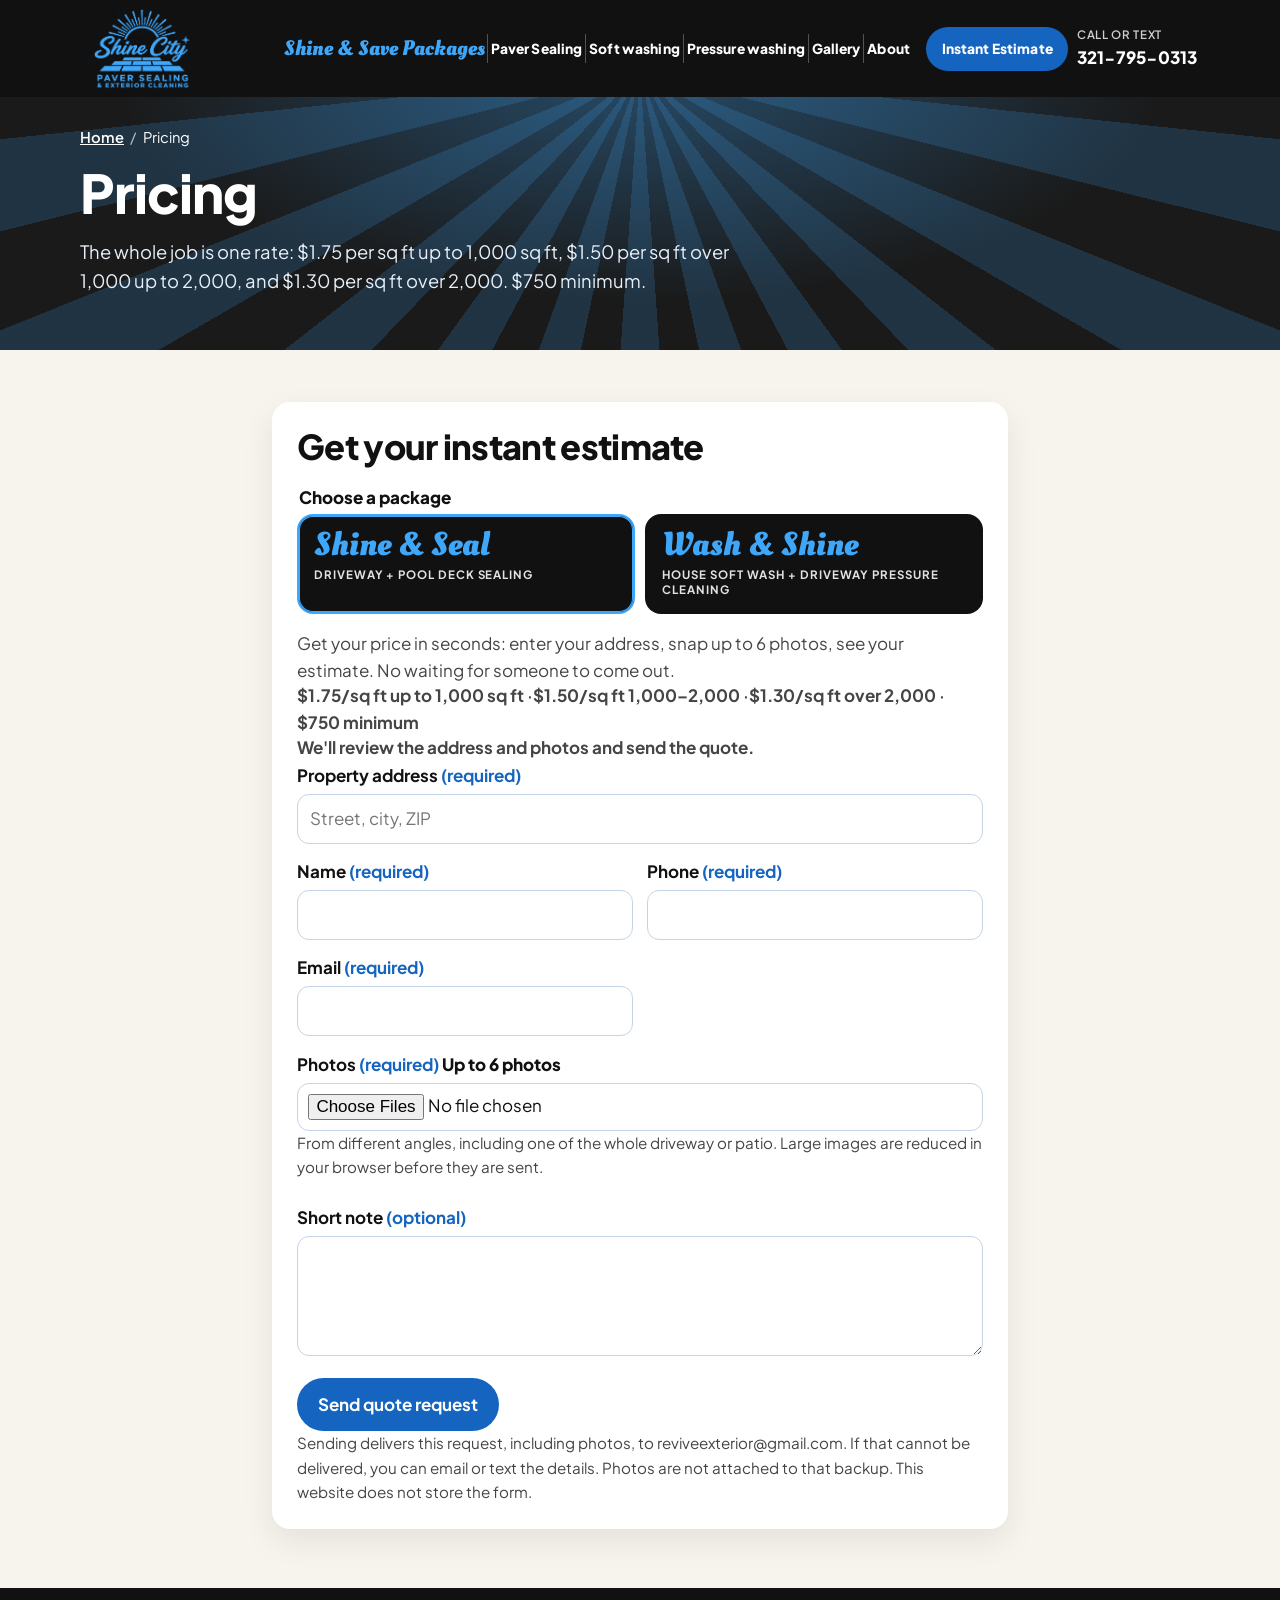
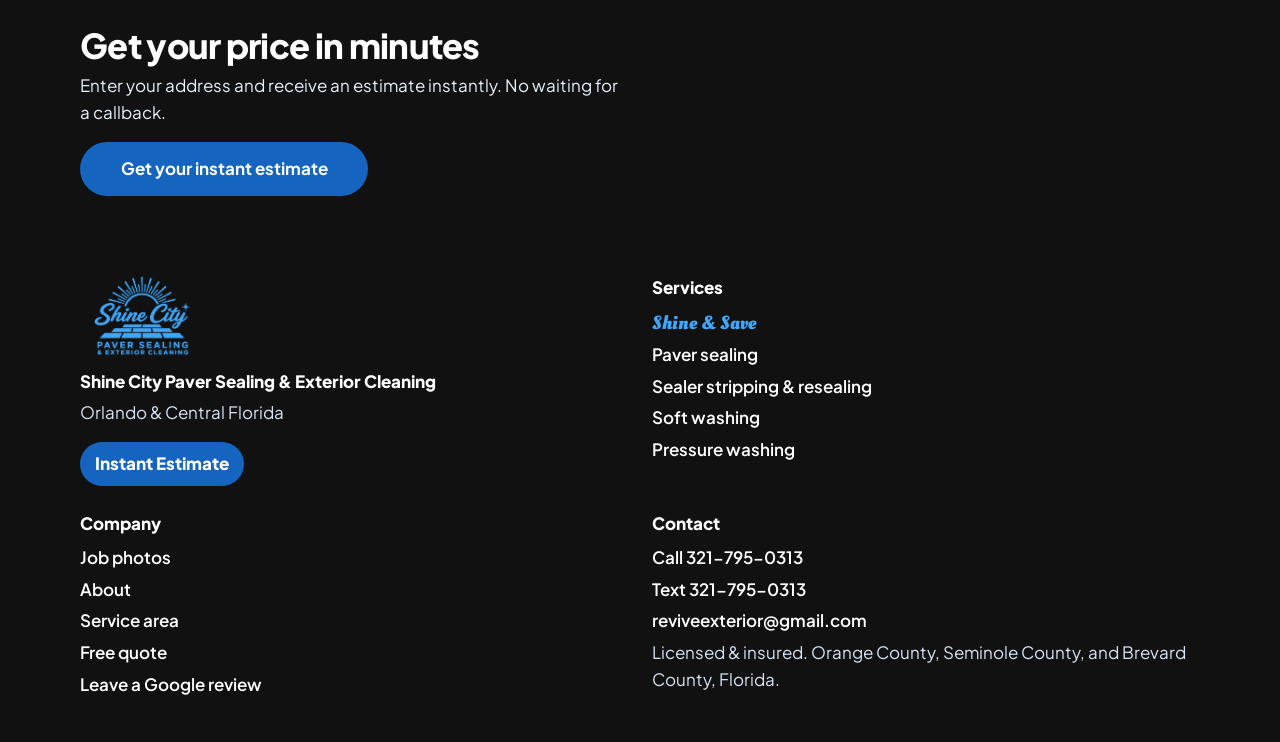
<file: pricing/index.html>
<!DOCTYPE html>
<html lang="en">
<head>
  <meta charset="utf-8">
  <meta name="viewport" content="width=device-width, initial-scale=1">
  <title>Pricing | Shine City</title>
  <meta name="description" content="Paver sealing is $1.75 per sq ft up to 1,000 sq ft, $1.50 per sq ft over 1,000 up to 2,000, and $1.30 per sq ft over 2,000. The whole job uses that rate. $750 minimum. Sealer stripping is $2.25 per sq ft, strip only. Orlando and Central Florida.">
  <meta name="robots" content="index,follow">
  <link rel="canonical" href="https://shinecitypaversealing.com/pricing/">
  <meta property="og:url" content="https://shinecitypaversealing.com/pricing/">
  <meta property="og:title" content="Pricing | Shine City">
  <meta property="og:description" content="Paver sealing is $1.75 per sq ft up to 1,000 sq ft, $1.50 per sq ft over 1,000 up to 2,000, and $1.30 per sq ft over 2,000. The whole job uses that rate. $750 minimum. Sealer stripping is $2.25 per sq ft, strip only. Orlando and Central Florida.">
  <meta name="twitter:title" content="Pricing | Shine City">
  <meta name="twitter:description" content="Paver sealing is $1.75 per sq ft up to 1,000 sq ft, $1.50 per sq ft over 1,000 up to 2,000, and $1.30 per sq ft over 2,000. The whole job uses that rate. $750 minimum. Sealer stripping is $2.25 per sq ft, strip only. Orlando and Central Florida.">

  <meta name="theme-color" content="#111111">
  <meta property="og:type" content="website">
  <meta property="og:site_name" content="Shine City Paver Sealing &amp; Exterior Cleaning">
  <meta property="og:image" content="https://shinecitypaversealing.com/assets/og.png">
  <meta property="og:image:width" content="1200">
  <meta property="og:image:height" content="630">
  <meta property="og:image:alt" content="Shine City Paver Sealing and Exterior Cleaning, serving Orlando and Central Florida">
  <meta name="twitter:card" content="summary_large_image">
  <meta name="twitter:image" content="https://shinecitypaversealing.com/assets/og.png">
  <link rel="icon" href="/review/favicon.ico" sizes="any">
  <link rel="icon" type="image/png" sizes="32x32" href="/review/favicon-32.png">
  <link rel="apple-touch-icon" href="/review/apple-touch-icon.png">
  <link rel="preconnect" href="https://fonts.googleapis.com">
  <link rel="preconnect" href="https://fonts.gstatic.com" crossorigin>
  <link rel="stylesheet" href="https://fonts.googleapis.com/css2?family=Plus+Jakarta+Sans:wght@400;500;600;700;800&amp;display=swap">
  <link rel="preload" href="/fonts/oleo-script-bold.woff2" as="font" type="font/woff2" crossorigin>
  <link rel="stylesheet" href="/css/styles.css?v=20261117c">
  <script>
    document.documentElement.classList.toggle("quote-wash", /(?:^|[?&])package=wash(?:&|$)/i.test(location.search));
  </script>

  <script type="application/ld+json" id="business-jsonld">
{
  "@context": "https://schema.org",
  "@type": [
    "LocalBusiness",
    "HomeAndConstructionBusiness"
  ],
  "@id": "https://shinecitypaversealing.com/#business",
  "name": "Shine City Paver Sealing & Exterior Cleaning",
  "legalName": "Revive Exterior Cleaning LLC",
  "url": "https://shinecitypaversealing.com/",
  "telephone": "+1-321-795-0313",
  "email": "reviveexterior@gmail.com",
  "image": "https://shinecitypaversealing.com/assets/logo.png",
  "logo": "https://shinecitypaversealing.com/assets/logo.png",
  "description": "Paver sealing and exterior cleaning for Orlando and Central Florida. Serves Orange County, Seminole County, and Brevard County, Florida. Owned by Nick Urbano.",
  "founder": {
    "@type": "Person",
    "name": "Nick Urbano"
  },
  "areaServed": [
    {
      "@type": "AdministrativeArea",
      "name": "Orange County",
      "containedInPlace": {
        "@type": "State",
        "name": "Florida"
      }
    },
    {
      "@type": "Place",
      "name": "Apopka",
      "containedInPlace": {
        "@type": "AdministrativeArea",
        "name": "Orange County, Florida"
      }
    },
    {
      "@type": "Place",
      "name": "Avalon Park",
      "containedInPlace": {
        "@type": "AdministrativeArea",
        "name": "Orange County, Florida"
      }
    },
    {
      "@type": "Place",
      "name": "Azalea Park",
      "containedInPlace": {
        "@type": "AdministrativeArea",
        "name": "Orange County, Florida"
      }
    },
    {
      "@type": "Place",
      "name": "Belle Isle",
      "containedInPlace": {
        "@type": "AdministrativeArea",
        "name": "Orange County, Florida"
      }
    },
    {
      "@type": "Place",
      "name": "Bithlo",
      "containedInPlace": {
        "@type": "AdministrativeArea",
        "name": "Orange County, Florida"
      }
    },
    {
      "@type": "Place",
      "name": "Christmas",
      "containedInPlace": {
        "@type": "AdministrativeArea",
        "name": "Orange County, Florida"
      }
    },
    {
      "@type": "Place",
      "name": "Conway",
      "containedInPlace": {
        "@type": "AdministrativeArea",
        "name": "Orange County, Florida"
      }
    },
    {
      "@type": "Place",
      "name": "Dr. Phillips",
      "containedInPlace": {
        "@type": "AdministrativeArea",
        "name": "Orange County, Florida"
      }
    },
    {
      "@type": "Place",
      "name": "East Orlando",
      "containedInPlace": {
        "@type": "AdministrativeArea",
        "name": "Orange County, Florida"
      }
    },
    {
      "@type": "Place",
      "name": "Eatonville",
      "containedInPlace": {
        "@type": "AdministrativeArea",
        "name": "Orange County, Florida"
      }
    },
    {
      "@type": "Place",
      "name": "Edgewood",
      "containedInPlace": {
        "@type": "AdministrativeArea",
        "name": "Orange County, Florida"
      }
    },
    {
      "@type": "Place",
      "name": "Gotha",
      "containedInPlace": {
        "@type": "AdministrativeArea",
        "name": "Orange County, Florida"
      }
    },
    {
      "@type": "Place",
      "name": "Horizon West",
      "containedInPlace": {
        "@type": "AdministrativeArea",
        "name": "Orange County, Florida"
      }
    },
    {
      "@type": "Place",
      "name": "Hunters Creek",
      "containedInPlace": {
        "@type": "AdministrativeArea",
        "name": "Orange County, Florida"
      }
    },
    {
      "@type": "Place",
      "name": "Lake Nona",
      "containedInPlace": {
        "@type": "AdministrativeArea",
        "name": "Orange County, Florida"
      }
    },
    {
      "@type": "Place",
      "name": "Maitland",
      "containedInPlace": {
        "@type": "AdministrativeArea",
        "name": "Orange County, Florida"
      }
    },
    {
      "@type": "Place",
      "name": "Meadow Woods",
      "containedInPlace": {
        "@type": "AdministrativeArea",
        "name": "Orange County, Florida"
      }
    },
    {
      "@type": "Place",
      "name": "Oakland",
      "containedInPlace": {
        "@type": "AdministrativeArea",
        "name": "Orange County, Florida"
      }
    },
    {
      "@type": "Place",
      "name": "Ocoee",
      "containedInPlace": {
        "@type": "AdministrativeArea",
        "name": "Orange County, Florida"
      }
    },
    {
      "@type": "Place",
      "name": "Orlando",
      "containedInPlace": {
        "@type": "AdministrativeArea",
        "name": "Orange County, Florida"
      }
    },
    {
      "@type": "Place",
      "name": "Pine Hills",
      "containedInPlace": {
        "@type": "AdministrativeArea",
        "name": "Orange County, Florida"
      }
    },
    {
      "@type": "Place",
      "name": "Sunbridge",
      "containedInPlace": {
        "@type": "AdministrativeArea",
        "name": "Orange County, Florida"
      }
    },
    {
      "@type": "Place",
      "name": "Union Park",
      "containedInPlace": {
        "@type": "AdministrativeArea",
        "name": "Orange County, Florida"
      }
    },
    {
      "@type": "Place",
      "name": "Wedgefield",
      "containedInPlace": {
        "@type": "AdministrativeArea",
        "name": "Orange County, Florida"
      }
    },
    {
      "@type": "Place",
      "name": "Windermere",
      "containedInPlace": {
        "@type": "AdministrativeArea",
        "name": "Orange County, Florida"
      }
    },
    {
      "@type": "Place",
      "name": "Winter Garden",
      "containedInPlace": {
        "@type": "AdministrativeArea",
        "name": "Orange County, Florida"
      }
    },
    {
      "@type": "Place",
      "name": "Winter Park",
      "containedInPlace": {
        "@type": "AdministrativeArea",
        "name": "Orange County, Florida"
      }
    },
    {
      "@type": "AdministrativeArea",
      "name": "Seminole County",
      "containedInPlace": {
        "@type": "State",
        "name": "Florida"
      }
    },
    {
      "@type": "Place",
      "name": "Oviedo",
      "containedInPlace": {
        "@type": "AdministrativeArea",
        "name": "Seminole County, Florida"
      }
    },
    {
      "@type": "AdministrativeArea",
      "name": "Brevard County",
      "containedInPlace": {
        "@type": "State",
        "name": "Florida"
      }
    },
    {
      "@type": "Place",
      "name": "Melbourne",
      "containedInPlace": {
        "@type": "AdministrativeArea",
        "name": "Brevard County, Florida"
      }
    },
    {
      "@type": "Place",
      "name": "Palm Bay",
      "containedInPlace": {
        "@type": "AdministrativeArea",
        "name": "Brevard County, Florida"
      }
    },
    {
      "@type": "Place",
      "name": "Viera",
      "containedInPlace": {
        "@type": "AdministrativeArea",
        "name": "Brevard County, Florida"
      }
    },
    {
      "@type": "Place",
      "name": "Titusville",
      "containedInPlace": {
        "@type": "AdministrativeArea",
        "name": "Brevard County, Florida"
      }
    },
    {
      "@type": "Place",
      "name": "Cocoa",
      "containedInPlace": {
        "@type": "AdministrativeArea",
        "name": "Brevard County, Florida"
      }
    },
    {
      "@type": "Place",
      "name": "Rockledge",
      "containedInPlace": {
        "@type": "AdministrativeArea",
        "name": "Brevard County, Florida"
      }
    },
    {
      "@type": "Place",
      "name": "Merritt Island",
      "containedInPlace": {
        "@type": "AdministrativeArea",
        "name": "Brevard County, Florida"
      }
    },
    {
      "@type": "Place",
      "name": "Cocoa Beach",
      "containedInPlace": {
        "@type": "AdministrativeArea",
        "name": "Brevard County, Florida"
      }
    }
  ],
  "makesOffer": [
    {
      "@type": "Offer",
      "name": "Paver sealing, up to 1,000 sq ft",
      "description": "Paver sealing (clean, re-sand joints, and seal). The whole job up to 1,000 square feet is $1.75 per square foot. $750 minimum. Final price is confirmed after a free on-site look.",
      "priceCurrency": "USD",
      "priceSpecification": {
        "@type": "UnitPriceSpecification",
        "price": "1.75",
        "priceCurrency": "USD",
        "unitText": "sq ft",
        "referenceQuantity": {
          "@type": "QuantitativeValue",
          "value": 1,
          "unitCode": "FTK",
          "unitText": "square foot"
        }
      }
    },
    {
      "@type": "Offer",
      "name": "Paver sealing, over 1,000 up to 2,000 sq ft",
      "description": "Paver sealing (clean, re-sand joints, and seal). The whole job over 1,000 square feet, up to 2,000, is $1.50 per square foot. $750 minimum. Final price is confirmed after a free on-site look.",
      "priceCurrency": "USD",
      "priceSpecification": {
        "@type": "UnitPriceSpecification",
        "price": "1.50",
        "priceCurrency": "USD",
        "unitText": "sq ft",
        "referenceQuantity": {
          "@type": "QuantitativeValue",
          "value": 1,
          "unitCode": "FTK",
          "unitText": "square foot"
        }
      }
    },
    {
      "@type": "Offer",
      "name": "Paver sealing, over 2,000 sq ft",
      "description": "Paver sealing (clean, re-sand joints, and seal). The whole job over 2,000 square feet is $1.30 per square foot. $750 minimum. Final price is confirmed after a free on-site look.",
      "priceCurrency": "USD",
      "priceSpecification": {
        "@type": "UnitPriceSpecification",
        "price": "1.30",
        "priceCurrency": "USD",
        "unitText": "sq ft",
        "referenceQuantity": {
          "@type": "QuantitativeValue",
          "value": 1,
          "unitCode": "FTK",
          "unitText": "square foot"
        }
      }
    },
    {
      "@type": "Offer",
      "name": "Sealer stripping",
      "description": "Sealer stripping only, $2.25 per square foot. Re-sanding and resealing are not included and are priced separately. Final price is confirmed after a free on-site look.",
      "priceCurrency": "USD",
      "priceSpecification": {
        "@type": "UnitPriceSpecification",
        "price": "2.25",
        "priceCurrency": "USD",
        "unitText": "sq ft",
        "referenceQuantity": {
          "@type": "QuantitativeValue",
          "value": 1,
          "unitCode": "FTK",
          "unitText": "square foot"
        }
      }
    }
  ]
}
</script>
  <script type="application/ld+json">
{
  "@context": "https://schema.org",
  "@type": "BreadcrumbList",
  "itemListElement": [
    {
      "@type": "ListItem",
      "position": 1,
      "name": "Home",
      "item": "https://shinecitypaversealing.com/"
    },
    {
      "@type": "ListItem",
      "position": 2,
      "name": "Pricing",
      "item": "https://shinecitypaversealing.com/pricing/"
    }
  ]
}
</script>
</head>
<body>

  <a class="skip" href="#main">Skip to content</a>
  <header class="site-header">
    <div class="container header-inner">
      <a class="brand" href="/">
        <img src="/assets/logo.png" width="957" height="708" alt="Shine City Paver Sealing &amp; Exterior Cleaning">
      </a>
      <button class="nav-toggle" type="button" aria-expanded="false" aria-controls="site-nav">
        <span class="nav-toggle__icon" aria-hidden="true"></span>
        <span class="nav-toggle__label">Menu</span>
      </button>
      <nav id="site-nav" class="site-nav" aria-label="Primary">
        <ul>
          <li><a class="nav-packages" href="/driveway-pool-deck-package/"><span class="shine-save">Shine &amp; Save Packages</span></a></li>
          <li class="nav-estimate"><a class="nav-cta" href="#quote">Instant Estimate</a></li>
          <li><a href="/paver-sealing/">Paver Sealing</a></li>
          <li><a href="/soft-washing/">Soft washing</a></li>
          <li><a href="/pressure-washing/">Pressure washing</a></li>
          <li><a href="/gallery/">Gallery</a></li>
          <li><a href="/about/">About</a></li>
        </ul>
      </nav>
      <a class="header-phone" href="tel:+13217950313"><span>Call or text</span>321-795-0313</a>
    </div>
  </header>

  <main id="main">

    <header class="page-hero">
      <div class="container">
        <nav class="crumbs" aria-label="Breadcrumb"><ol><li><a href="/">Home</a></li><li><span aria-current="page">Pricing</span></li></ol></nav>
        <h1>Pricing</h1>
        <p class="lede">The whole job is one rate: $1.75 per sq ft up to 1,000 sq ft, $1.50 per sq ft over 1,000 up to 2,000, and $1.30 per sq ft over 2,000. $750 minimum.</p>
      </div>
    </header>
    <section class="section section--sand" id="quote" aria-labelledby="quote-heading">
      <div class="container" style="max-width:46rem">
      <div class="instant card" data-instant-quote>
        <h2 id="quote-heading">Get your instant estimate</h2>
        <form id="instant-quote" data-quote-form data-photos-required action="https://formsubmit.co/reviveexterior@gmail.com" method="post" enctype="multipart/form-data">
          <fieldset class="pkg-pick" data-package-pick>
            <legend>Choose a package</legend>
            <label class="pkg-pick__opt">
              <input type="radio" name="estimate_package" value="seal" checked>
              <span class="pkg-pick__name shine-save">Shine &amp; Seal</span>
              <span class="pkg-pick__desc">Driveway + Pool Deck Sealing</span>
            </label>
            <label class="pkg-pick__opt">
              <input type="radio" name="estimate_package" value="wash">
              <span class="pkg-pick__name shine-save">Wash &amp; Shine</span>
              <span class="pkg-pick__desc">House soft wash + driveway pressure cleaning</span>
            </label>
          </fieldset>
          <script>
            (function () {
              if (!document.documentElement.classList.contains("quote-wash")) return;
              var form = document.getElementById("instant-quote");
              var radio = form && form.querySelector('input[name="estimate_package"][value="wash"]');
              if (radio) radio.checked = true;
              if (form) form.setAttribute("data-wash-quote", "");
            })();
          </script>
          <p class="pkg-intro pkg-intro--seal">Get your price in seconds: enter your address, snap up to 6 photos, see your estimate. No waiting for someone to come out.</p>
          <p class="price-tiers" data-price-compact><span>$1.75/sq ft up to 1,000 sq ft</span><span>$1.50/sq ft 1,000–2,000</span><span>$1.30/sq ft over 2,000</span><span>$750 minimum</span></p>
          <p class="pkg-intro pkg-intro--wash">Add your address and a few photos, and you'll see your Wash &amp; Shine total for a house soft wash and driveway pressure cleaning, with 20% off. Nick confirms every quote.</p>
          <p class="form-confirm pkg-confirm--seal">We'll review the address and photos and send the quote.</p>
          <div class="form-grid">
            <div class="field full">
              <label for="iq-address">Property address <span class="req">(required)</span></label>
              <input id="iq-address" name="full_address" type="text" autocomplete="street-address" required minlength="5" placeholder="Street, city, ZIP">
            </div>
            <fieldset class="field full quote-stories" disabled>
              <legend>Home <span class="req">(required)</span></legend>
              <label><input type="radio" name="stories" value="1"> 1-story</label>
              <label><input type="radio" name="stories" value="2"> 2-story</label>
            </fieldset>
            <div class="field">
              <label for="iq-name">Name <span class="req">(required)</span></label>
              <input id="iq-name" name="name" type="text" autocomplete="name" required minlength="2">
            </div>
            <div class="field">
              <label for="iq-phone">Phone <span class="req">(required)</span></label>
              <input id="iq-phone" name="phone" type="tel" autocomplete="tel" inputmode="tel" required minlength="7">
            </div>
            <div class="field">
              <label for="iq-email">Email <span class="req">(required)</span></label>
              <input id="iq-email" name="email" type="email" autocomplete="email" inputmode="email" required>
            </div>
            <div class="field full">
              <label for="iq-photos">Photos <span class="req">(required)</span> <span class="photo-limit">Up to 6 photos</span></label>
              <input id="iq-photos" data-photos name="attachment" type="file" accept="image/*" multiple required>
              <p class="form-note" data-seal-only>From different angles, including one of the whole driveway or patio. Large images are reduced in your browser before they are sent.</p>
              <p class="form-note" data-wash-only>Include the house and the driveway. Large images are reduced in your browser before they are sent.</p>
              <div class="photo-preview" data-photo-preview></div>
              <p class="form-note" data-photo-status role="status"></p>
            </div>
            <div class="field full">
              <label for="iq-note">Short note <span class="req">(optional)</span></label>
              <textarea id="iq-note" name="note" maxlength="1000" rows="3"></textarea>
            </div>
            <div class="full">
              <p class="hp" aria-hidden="true">
                <label for="iq-company">Company</label>
                <input id="iq-company" name="_honey" type="text" tabindex="-1" autocomplete="off">
              </p>
              <input type="hidden" name="latitude" value="">
              <input type="hidden" name="longitude" value="">
              <input type="hidden" name="satellite_link" value="">
              <input type="hidden" name="measured_sqft" value="">
              <input type="hidden" name="house_sqft" value="">
              <input type="hidden" name="driveway_sqft" value="">
              <input type="hidden" name="house_price" value="">
              <input type="hidden" name="driveway_price" value="">
              <input type="hidden" name="regular_price" value="">
              <input type="hidden" name="wash_savings" value="">
              <input type="hidden" name="instant_price" value="">
              <input type="hidden" name="estimate_confidence" value="">
              <input type="hidden" name="instant_estimate" value="">
              <input type="hidden" name="service" value="Paver sealing">
              <input type="hidden" name="_subject" value="Shine City quote request">
              <input type="hidden" name="_template" value="table">
              <input type="hidden" name="_captcha" value="false">
              <input type="hidden" name="_next" value="https://shinecitypaversealing.com/pricing/?thanks=1#quote">
              <button class="btn" type="submit">Send quote request</button>
              <p class="form-note" data-form-note>Sending opens an email to reviveexterior@gmail.com. You can text the same request instead. This website does not store the form.</p>
            </div>
          </div>
          <div class="wash-breakdown" data-wash-breakdown hidden>
            <h3 class="wash-breakdown__title">Your Wash &amp; Shine estimate</h3>
            <dl>
              <div><dt>House</dt><dd data-wash-house></dd></div>
              <div><dt>Driveway</dt><dd data-wash-driveway></dd></div>
              <div><dt>Regular price</dt><dd data-wash-regular></dd></div>
              <div><dt>Wash &amp; Shine 20% savings</dt><dd data-wash-savings></dd></div>
              <div class="wash-breakdown__total"><dt>Total</dt><dd data-wash-total></dd></div>
            </dl>
            <p class="form-confirm">Nick confirms every quote.</p>
          </div>
          <div class="form-result" data-form-thanks hidden>
            <h3>Thanks, we have your quote request</h3>
            <p class="estimate-live" data-estimate-result>We'll review and send your quote.</p>
            <p>Nothing is stored on this website.</p>
          </div>
          <div class="form-result" data-form-result hidden>
            <h3>We could not deliver the form from the website</h3>
            <p class="estimate-live" data-estimate-result>We'll review and send your quote.</p>
            <p>Your email app should open with the details addressed to reviveexterior@gmail.com. Photos were not attached this way. Please text photos of the job to 321-795-0313. Nothing is stored on this website.</p>
            <div class="cluster">
              <a class="btn" data-mailto-link href="mailto:reviveexterior@gmail.com">Open the email</a>
              <a class="btn btn--outline" data-sms-link href="sms:+13217950313">Text it instead</a>
            </div>
          </div>
        </form>
      </div>
      </div>
    </section>

    <section class="estimate-band" aria-label="Instant estimate">
      <div class="container">
        <h2>Get your price in minutes</h2>
        <p>Enter your address and receive an estimate instantly. No waiting for a callback.</p>
        <a class="btn" href="#quote">Get your instant estimate</a>
      </div>
    </section>

  </main>

  <footer class="site-footer">
    <div class="container footer-grid">
      <div>
        <a class="brand brand--footer" href="/" aria-label="Shine City home">
          <img src="/assets/logo.png" width="957" height="708" alt="">
        </a>
        <p class="footer-name">Shine City Paver Sealing &amp; Exterior Cleaning</p>
        <p>Orlando &amp; Central Florida</p>
        <p class="footer-estimate"><a href="#quote">Instant Estimate</a></p>
      </div>
      <div>
        <p class="footer-title">Services</p>
        <ul>
          <li><a class="shine-save" href="/driveway-pool-deck-package/">Shine &amp; Save</a></li>
          <li><a href="/paver-sealing/">Paver sealing</a></li>
          <li><a href="/sealer-stripping/">Sealer stripping &amp; resealing</a></li>
          <li><a href="/soft-washing/">Soft washing</a></li>
          <li><a href="/pressure-washing/">Pressure washing</a></li>
        </ul>
      </div>
      <div>
        <p class="footer-title">Company</p>
        <ul>
          <li><a href="/gallery/">Job photos</a></li>
          <li><a href="/about/">About</a></li>
          <li><a href="/service-area/">Service area</a></li>
          <li><a href="/contact/">Free quote</a></li>
          <li><a href="/review/">Leave a Google review</a></li>
        </ul>
      </div>
      <div>
        <p class="footer-title">Contact</p>
        <ul>
          <li><a href="tel:+13217950313">Call 321-795-0313</a></li>
          <li><a href="sms:+13217950313">Text 321-795-0313</a></li>
          <li><a href="mailto:reviveexterior@gmail.com">reviveexterior@gmail.com</a></li>
        </ul>
        <p>Licensed &amp; insured. Orange County, Seminole County, and Brevard County, Florida.</p>
        <!-- SOCIAL HOOKS: no profiles yet. Add real Facebook and Nextdoor URLs here when they exist. Do not link placeholders. -->
      </div>
    </div>
  </footer>
  <div class="sticky-bar">
    <a href="#quote">Instant Estimate</a>
    <a href="tel:+13217950313">Call</a>
    <a href="sms:+13217950313">Text</a>
  </div>
  <script src="/js/site-config.js?v=20261117c"></script>
  <script src="/js/site.js?v=20261117c"></script>

</body>
</html>
</file>
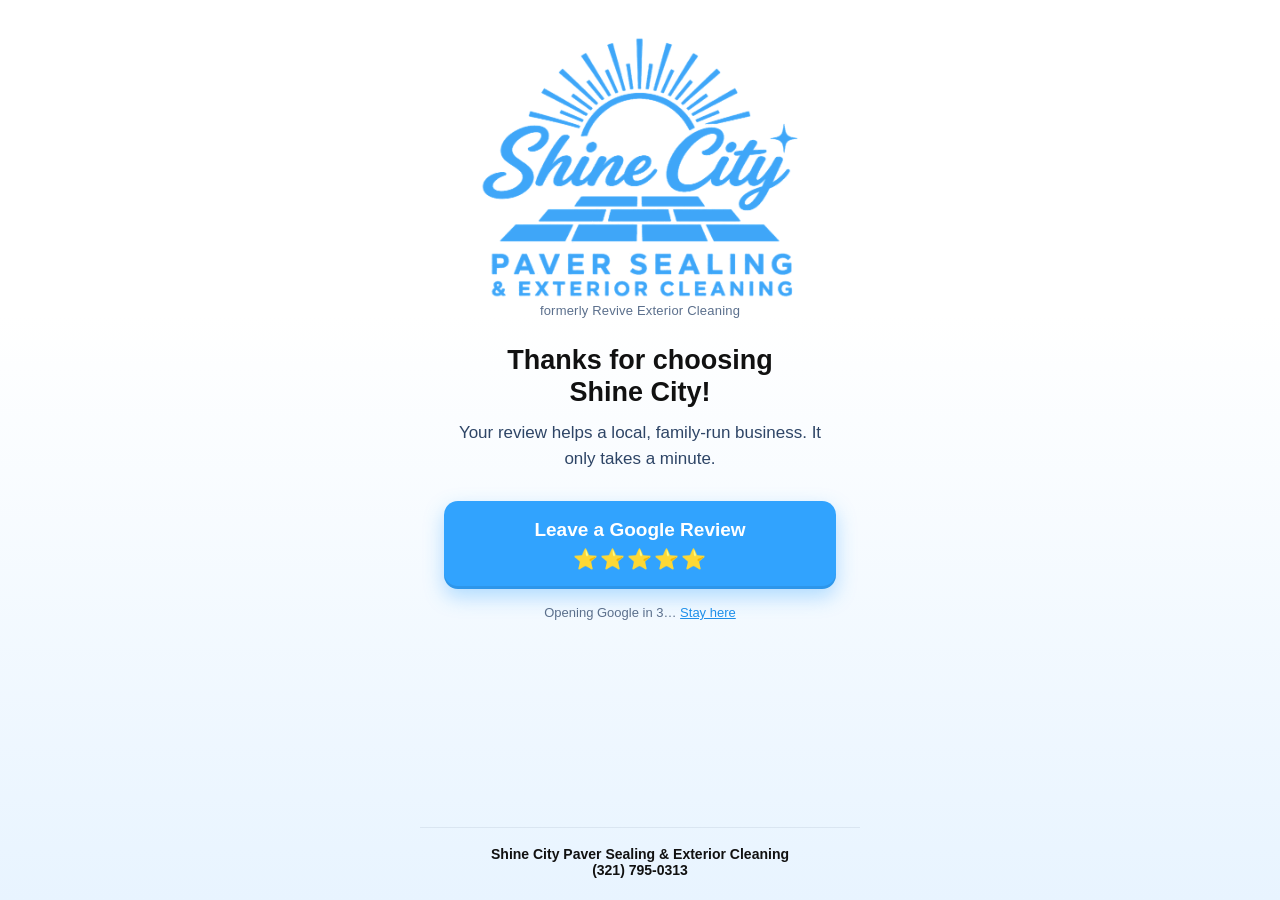
<file: review/index.html>
<!doctype html>
<html lang="en">
<head>
  <meta charset="utf-8">
  <meta name="viewport" content="width=device-width, initial-scale=1, viewport-fit=cover">
  <title>Leave Shine City a Review</title>
  <meta name="description" content="Thanks for choosing Shine City Paver Sealing &amp; Exterior Cleaning! Tap to leave a quick Google review.">
  <meta name="theme-color" content="#31A3FE">
  <meta name="robots" content="noindex">

  <!-- Open Graph (iMessage, Android Messages, Facebook, etc.)
       Canonical and image URLs use https://shinecitypaversealing.com/review/ -->
  <meta property="og:type" content="website">
  <meta property="og:site_name" content="Shine City Paver Sealing &amp; Exterior Cleaning">
  <meta property="og:title" content="Leave Shine City a Review">
  <meta property="og:description" content="Thanks for choosing Shine City Paver Sealing &amp; Exterior Cleaning! Tap to leave a quick Google review.">
  <meta property="og:url" content="https://shinecitypaversealing.com/review/">
  <meta property="og:image" content="https://shinecitypaversealing.com/review/og-image.png">
  <meta property="og:image:secure_url" content="https://shinecitypaversealing.com/review/og-image.png">
  <meta property="og:image:type" content="image/png">
  <meta property="og:image:width" content="1200">
  <meta property="og:image:height" content="630">
  <meta property="og:image:alt" content="Shine City Paver Sealing &amp; Exterior Cleaning logo">

  <!-- Twitter / X card -->
  <meta name="twitter:card" content="summary_large_image">
  <meta name="twitter:title" content="Leave Shine City a Review">
  <meta name="twitter:description" content="Thanks for choosing Shine City Paver Sealing &amp; Exterior Cleaning! Tap to leave a quick Google review.">
  <meta name="twitter:image" content="https://shinecitypaversealing.com/review/og-image.png">

  <link rel="canonical" href="https://shinecitypaversealing.com/review/">
  <link rel="icon" href="favicon.ico" sizes="any">
  <link rel="icon" type="image/png" sizes="32x32" href="favicon-32.png">
  <link rel="apple-touch-icon" sizes="180x180" href="apple-touch-icon.png">

  <style>
    :root {
      --blue: #31A3FE;      /* sampled from logo */
      --blue-dark: #1E8FEA;
      --blue-soft: #E8F4FF;
      --navy: #111111;
      --white: #FFFFFF;
    }
    * { box-sizing: border-box; }
    html, body { margin: 0; padding: 0; }
    body {
      min-height: 100vh; min-height: 100dvh;
      font-family: -apple-system, BlinkMacSystemFont, "Segoe UI", Roboto, "Helvetica Neue", Arial, sans-serif;
      color: var(--navy);
      background: linear-gradient(180deg, var(--white) 0%, var(--white) 35%, var(--blue-soft) 100%);
      display: flex; flex-direction: column; align-items: center;
      -webkit-font-smoothing: antialiased;
    }
    main {
      width: 100%; max-width: 440px; flex: 1;
      padding: max(28px, env(safe-area-inset-top)) 24px 24px;
      display: flex; flex-direction: column; align-items: center; text-align: center;
    }
    .logo { width: 82%; max-width: 320px; height: auto; margin: 8px auto 4px; }
    .formerly { font-size: 13px; color: #5B6F8C; margin: 0 0 26px; letter-spacing: .2px; }
    h1 { font-size: 27px; line-height: 1.2; margin: 0 0 12px; font-weight: 800; color: var(--navy); }
    .lede { font-size: 17px; line-height: 1.5; margin: 0 0 30px; color: #2E4566; }
    .btn {
      display: block; width: 100%;
      padding: 18px 20px;
      background: var(--blue); color: var(--white);
      font-size: 19px; font-weight: 700; text-decoration: none;
      border-radius: 14px;
      box-shadow: 0 8px 20px rgba(49,163,254,.35), inset 0 -3px 0 rgba(0,0,0,.08);
      transition: transform .08s ease, background .15s ease;
    }
    .btn:hover { background: var(--blue-dark); }
    .btn:active { transform: translateY(1px) scale(.99); }
    .btn .stars { display: block; font-size: 20px; margin-top: 6px; letter-spacing: 2px; }
    .redirect-note { font-size: 13px; color: #5B6F8C; margin: 16px 0 0; min-height: 1.4em; }
    .redirect-note button {
      background: none; border: 0; padding: 0; font: inherit; color: var(--blue-dark);
      text-decoration: underline; cursor: pointer;
    }
    footer {
      width: 100%; max-width: 440px;
      padding: 18px 24px max(22px, env(safe-area-inset-bottom));
      text-align: center; font-size: 14px; color: #5B6F8C;
      border-top: 1px solid rgba(14,42,82,.08);
    }
    footer strong { color: var(--navy); font-weight: 700; }
    footer a { color: var(--navy); font-weight: 700; text-decoration: none; }
  </style>
</head>
<body>
  <main>
    <img class="logo" src="logo.png" width="360" height="296"
         alt="Shine City Paver Sealing &amp; Exterior Cleaning">
    <p class="formerly">formerly Revive Exterior Cleaning</p>

    <h1>Thanks for choosing Shine&nbsp;City!</h1>
    <p class="lede">Your review helps a local, family-run business. It only takes a minute.</p>

    <a id="review-btn" class="btn"
       href="https://search.google.com/local/writereview?placeid=ChIJhw8ynC9JzigRu_68uv9DBQM"
       rel="noopener">
      Leave a Google Review
      <span class="stars" aria-hidden="true">⭐⭐⭐⭐⭐</span>
    </a>

    <p class="redirect-note" id="redirect-note" aria-live="polite"></p>
  </main>

  <footer>
    <strong>Shine City Paver Sealing &amp; Exterior Cleaning</strong><br>
    <a href="tel:+13217950313">(321) 795-0313</a>
  </footer>

  <script>
    // Optional gentle auto-redirect (JS only — no <meta refresh>, so link-preview
    // crawlers stay on this page and read the Open Graph tags).
    // Disable by adding ?stay to the URL, or set REDIRECT_SECONDS = 0.
    (function () {
      var REDIRECT_SECONDS = 4;
      var url = document.getElementById('review-btn').href;
      var note = document.getElementById('redirect-note');
      if (!REDIRECT_SECONDS || /[?&]stay\b/.test(location.search)) return;
      // Only auto-redirect once per tab, so "Back" from Google doesn't bounce them again.
      try { if (sessionStorage.getItem('sc_redirected')) return; } catch (e) {}
      var left = REDIRECT_SECONDS, timer;
      function render() {
        note.innerHTML = 'Opening Google in ' + left + '… <button type="button" id="stay">Stay here</button>';
        document.getElementById('stay').onclick = function () { clearInterval(timer); note.textContent = ''; };
      }
      render();
      timer = setInterval(function () {
        left -= 1;
        if (left > 0) { render(); return; }
        clearInterval(timer);
        try { sessionStorage.setItem('sc_redirected', '1'); } catch (e) {}
        note.textContent = 'Opening Google…';
        window.location.assign(url);
      }, 1000);
    })();
  </script>
</body>
</html>
</file>
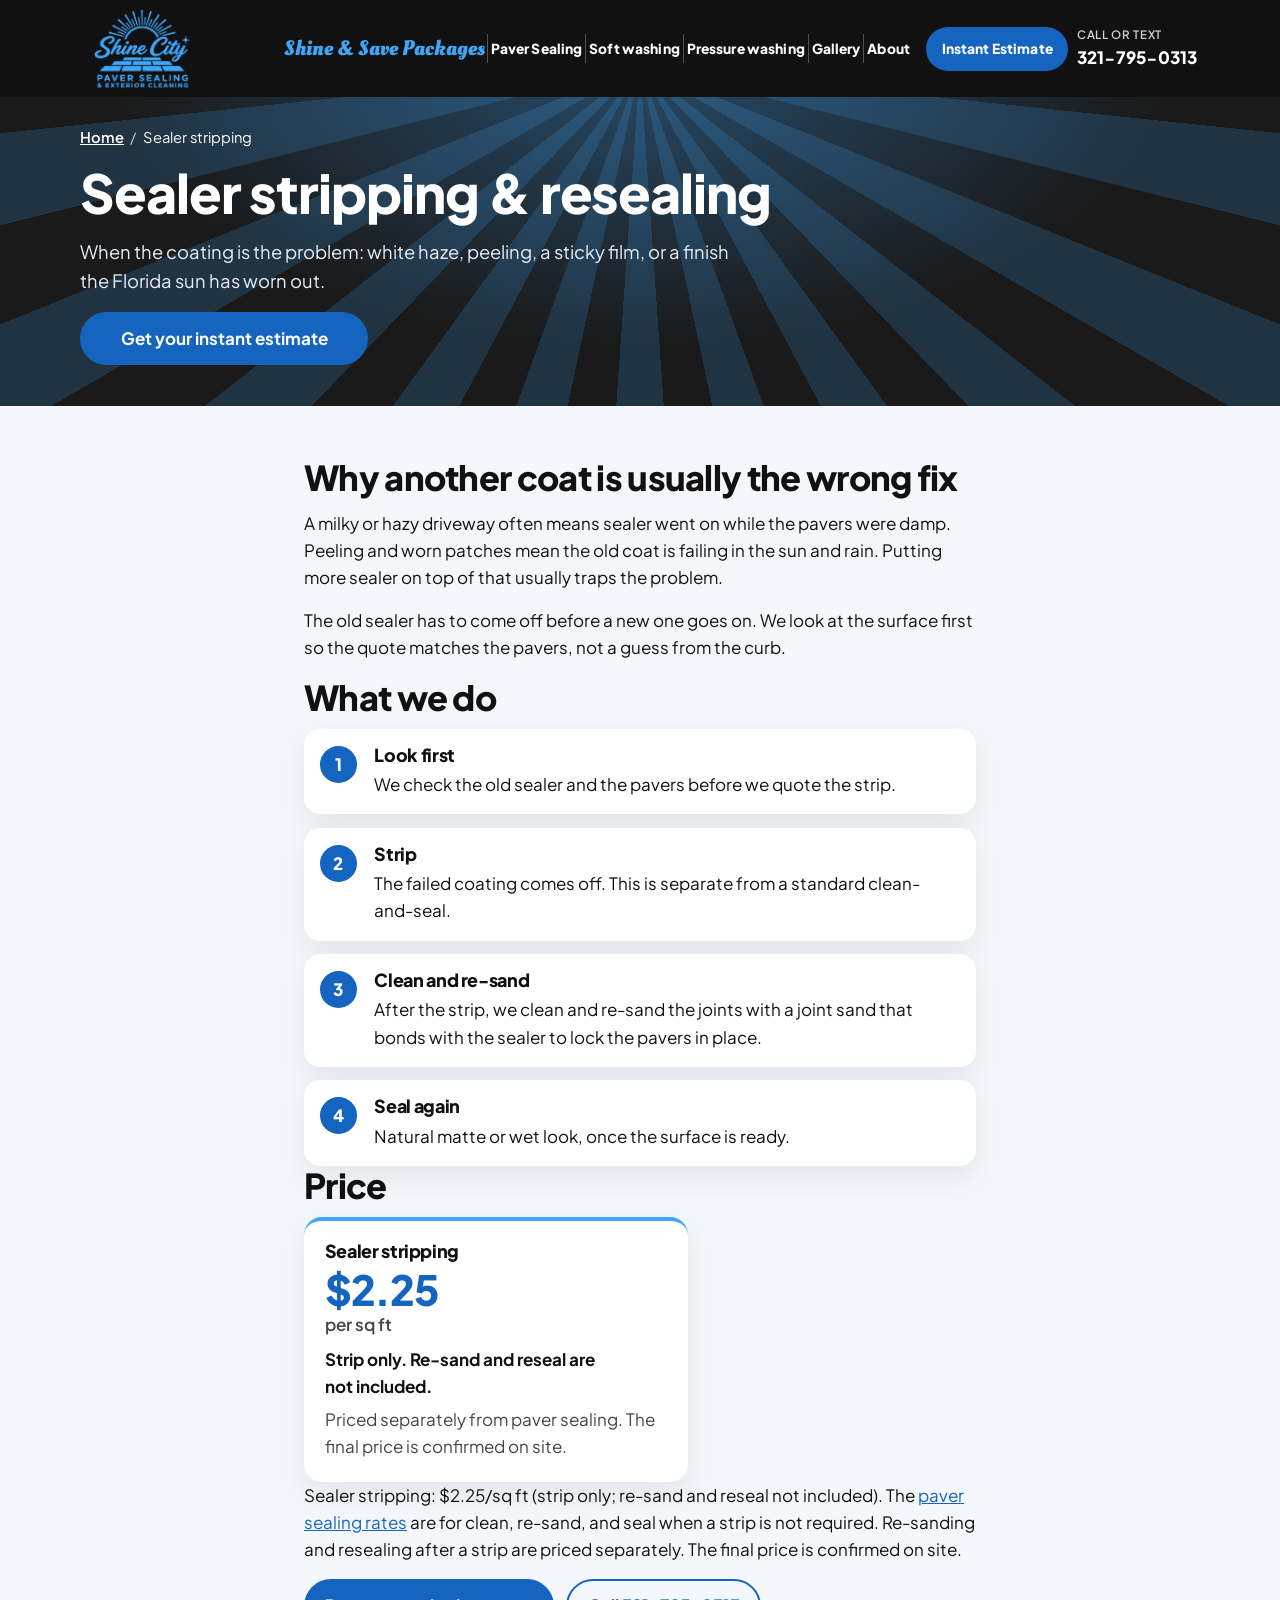
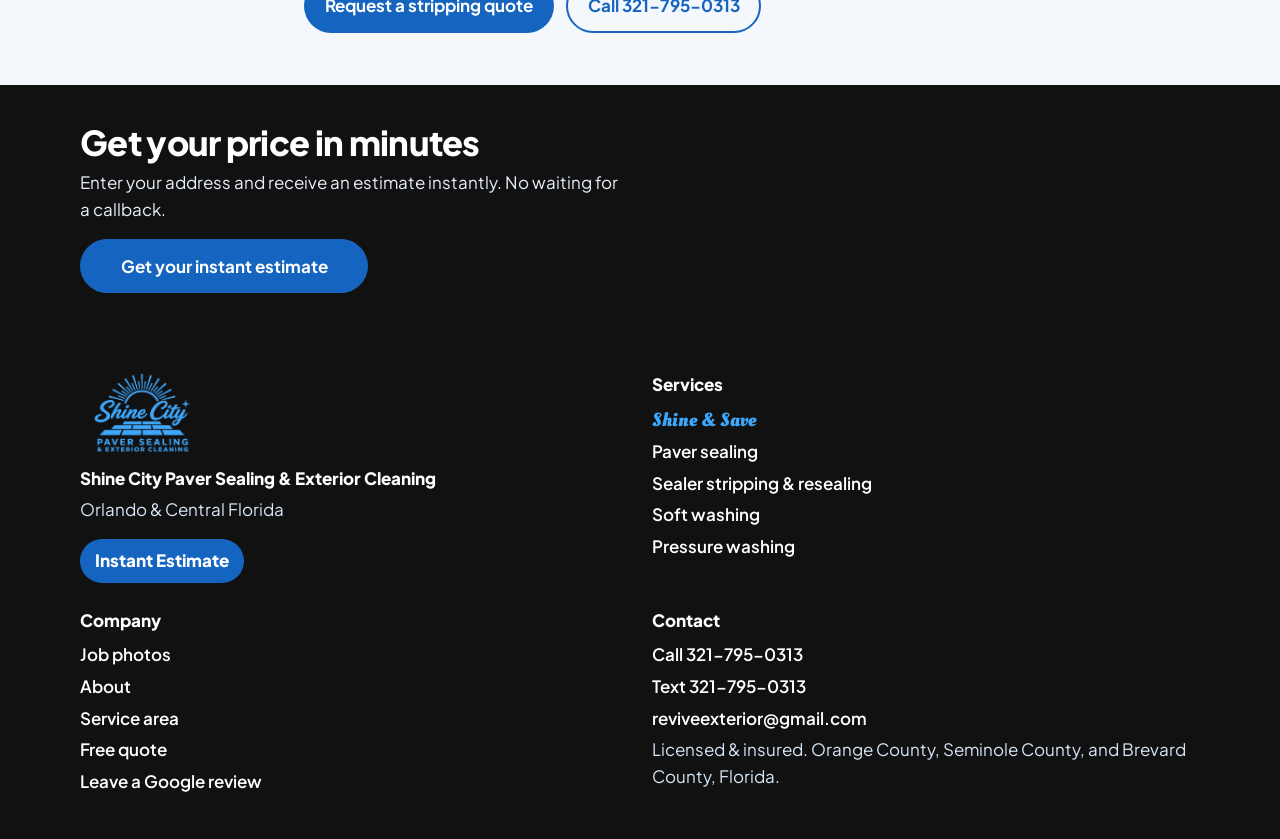
<file: sealer-stripping/index.html>
<!DOCTYPE html>
<html lang="en">
<head>
  <meta charset="utf-8">
  <meta name="viewport" content="width=device-width, initial-scale=1">
  <title>Paver Sealer Stripping &amp; Resealing | Shine City</title>
  <meta name="description" content="Sealer stripping in Orange, Seminole, or Brevard County: $2.25 per sq ft, strip only. Re-sand and reseal are not included. Final price confirmed on site. Call or text 321-795-0313.">
  <meta name="robots" content="index,follow">
  <link rel="canonical" href="https://shinecitypaversealing.com/sealer-stripping/">
  <meta property="og:url" content="https://shinecitypaversealing.com/sealer-stripping/">
  <meta property="og:title" content="Paver Sealer Stripping &amp; Resealing | Shine City">
  <meta property="og:description" content="Sealer stripping in Orange, Seminole, or Brevard County: $2.25 per sq ft, strip only. Re-sand and reseal are not included. Final price confirmed on site. Call or text 321-795-0313.">
  <meta name="twitter:title" content="Paver Sealer Stripping &amp; Resealing | Shine City">
  <meta name="twitter:description" content="Sealer stripping in Orange, Seminole, or Brevard County: $2.25 per sq ft, strip only. Re-sand and reseal are not included. Final price confirmed on site. Call or text 321-795-0313.">

  <meta name="theme-color" content="#111111">
  <meta property="og:type" content="website">
  <meta property="og:site_name" content="Shine City Paver Sealing &amp; Exterior Cleaning">
  <meta property="og:image" content="https://shinecitypaversealing.com/assets/og.png">
  <meta property="og:image:width" content="1200">
  <meta property="og:image:height" content="630">
  <meta property="og:image:alt" content="Shine City Paver Sealing and Exterior Cleaning, serving Orlando and Central Florida">
  <meta name="twitter:card" content="summary_large_image">
  <meta name="twitter:image" content="https://shinecitypaversealing.com/assets/og.png">
  <link rel="icon" href="/review/favicon.ico" sizes="any">
  <link rel="icon" type="image/png" sizes="32x32" href="/review/favicon-32.png">
  <link rel="apple-touch-icon" href="/review/apple-touch-icon.png">
  <link rel="preconnect" href="https://fonts.googleapis.com">
  <link rel="preconnect" href="https://fonts.gstatic.com" crossorigin>
  <link rel="stylesheet" href="https://fonts.googleapis.com/css2?family=Plus+Jakarta+Sans:wght@400;500;600;700;800&amp;display=swap">
  <link rel="preload" href="/fonts/oleo-script-bold.woff2" as="font" type="font/woff2" crossorigin>
  <link rel="stylesheet" href="/css/styles.css?v=20261117c">

  <script type="application/ld+json" id="business-jsonld">
{
  "@context": "https://schema.org",
  "@type": [
    "LocalBusiness",
    "HomeAndConstructionBusiness"
  ],
  "@id": "https://shinecitypaversealing.com/#business",
  "name": "Shine City Paver Sealing & Exterior Cleaning",
  "legalName": "Revive Exterior Cleaning LLC",
  "url": "https://shinecitypaversealing.com/",
  "telephone": "+1-321-795-0313",
  "email": "reviveexterior@gmail.com",
  "image": "https://shinecitypaversealing.com/assets/logo.png",
  "logo": "https://shinecitypaversealing.com/assets/logo.png",
  "description": "Paver sealing and exterior cleaning for Orlando and Central Florida. Serves Orange County, Seminole County, and Brevard County, Florida. Owned by Nick Urbano.",
  "founder": {
    "@type": "Person",
    "name": "Nick Urbano"
  },
  "areaServed": [
    {
      "@type": "AdministrativeArea",
      "name": "Orange County",
      "containedInPlace": {
        "@type": "State",
        "name": "Florida"
      }
    },
    {
      "@type": "Place",
      "name": "Apopka",
      "containedInPlace": {
        "@type": "AdministrativeArea",
        "name": "Orange County, Florida"
      }
    },
    {
      "@type": "Place",
      "name": "Avalon Park",
      "containedInPlace": {
        "@type": "AdministrativeArea",
        "name": "Orange County, Florida"
      }
    },
    {
      "@type": "Place",
      "name": "Azalea Park",
      "containedInPlace": {
        "@type": "AdministrativeArea",
        "name": "Orange County, Florida"
      }
    },
    {
      "@type": "Place",
      "name": "Belle Isle",
      "containedInPlace": {
        "@type": "AdministrativeArea",
        "name": "Orange County, Florida"
      }
    },
    {
      "@type": "Place",
      "name": "Bithlo",
      "containedInPlace": {
        "@type": "AdministrativeArea",
        "name": "Orange County, Florida"
      }
    },
    {
      "@type": "Place",
      "name": "Christmas",
      "containedInPlace": {
        "@type": "AdministrativeArea",
        "name": "Orange County, Florida"
      }
    },
    {
      "@type": "Place",
      "name": "Conway",
      "containedInPlace": {
        "@type": "AdministrativeArea",
        "name": "Orange County, Florida"
      }
    },
    {
      "@type": "Place",
      "name": "Dr. Phillips",
      "containedInPlace": {
        "@type": "AdministrativeArea",
        "name": "Orange County, Florida"
      }
    },
    {
      "@type": "Place",
      "name": "East Orlando",
      "containedInPlace": {
        "@type": "AdministrativeArea",
        "name": "Orange County, Florida"
      }
    },
    {
      "@type": "Place",
      "name": "Eatonville",
      "containedInPlace": {
        "@type": "AdministrativeArea",
        "name": "Orange County, Florida"
      }
    },
    {
      "@type": "Place",
      "name": "Edgewood",
      "containedInPlace": {
        "@type": "AdministrativeArea",
        "name": "Orange County, Florida"
      }
    },
    {
      "@type": "Place",
      "name": "Gotha",
      "containedInPlace": {
        "@type": "AdministrativeArea",
        "name": "Orange County, Florida"
      }
    },
    {
      "@type": "Place",
      "name": "Horizon West",
      "containedInPlace": {
        "@type": "AdministrativeArea",
        "name": "Orange County, Florida"
      }
    },
    {
      "@type": "Place",
      "name": "Hunters Creek",
      "containedInPlace": {
        "@type": "AdministrativeArea",
        "name": "Orange County, Florida"
      }
    },
    {
      "@type": "Place",
      "name": "Lake Nona",
      "containedInPlace": {
        "@type": "AdministrativeArea",
        "name": "Orange County, Florida"
      }
    },
    {
      "@type": "Place",
      "name": "Maitland",
      "containedInPlace": {
        "@type": "AdministrativeArea",
        "name": "Orange County, Florida"
      }
    },
    {
      "@type": "Place",
      "name": "Meadow Woods",
      "containedInPlace": {
        "@type": "AdministrativeArea",
        "name": "Orange County, Florida"
      }
    },
    {
      "@type": "Place",
      "name": "Oakland",
      "containedInPlace": {
        "@type": "AdministrativeArea",
        "name": "Orange County, Florida"
      }
    },
    {
      "@type": "Place",
      "name": "Ocoee",
      "containedInPlace": {
        "@type": "AdministrativeArea",
        "name": "Orange County, Florida"
      }
    },
    {
      "@type": "Place",
      "name": "Orlando",
      "containedInPlace": {
        "@type": "AdministrativeArea",
        "name": "Orange County, Florida"
      }
    },
    {
      "@type": "Place",
      "name": "Pine Hills",
      "containedInPlace": {
        "@type": "AdministrativeArea",
        "name": "Orange County, Florida"
      }
    },
    {
      "@type": "Place",
      "name": "Sunbridge",
      "containedInPlace": {
        "@type": "AdministrativeArea",
        "name": "Orange County, Florida"
      }
    },
    {
      "@type": "Place",
      "name": "Union Park",
      "containedInPlace": {
        "@type": "AdministrativeArea",
        "name": "Orange County, Florida"
      }
    },
    {
      "@type": "Place",
      "name": "Wedgefield",
      "containedInPlace": {
        "@type": "AdministrativeArea",
        "name": "Orange County, Florida"
      }
    },
    {
      "@type": "Place",
      "name": "Windermere",
      "containedInPlace": {
        "@type": "AdministrativeArea",
        "name": "Orange County, Florida"
      }
    },
    {
      "@type": "Place",
      "name": "Winter Garden",
      "containedInPlace": {
        "@type": "AdministrativeArea",
        "name": "Orange County, Florida"
      }
    },
    {
      "@type": "Place",
      "name": "Winter Park",
      "containedInPlace": {
        "@type": "AdministrativeArea",
        "name": "Orange County, Florida"
      }
    },
    {
      "@type": "AdministrativeArea",
      "name": "Seminole County",
      "containedInPlace": {
        "@type": "State",
        "name": "Florida"
      }
    },
    {
      "@type": "Place",
      "name": "Oviedo",
      "containedInPlace": {
        "@type": "AdministrativeArea",
        "name": "Seminole County, Florida"
      }
    },
    {
      "@type": "AdministrativeArea",
      "name": "Brevard County",
      "containedInPlace": {
        "@type": "State",
        "name": "Florida"
      }
    },
    {
      "@type": "Place",
      "name": "Melbourne",
      "containedInPlace": {
        "@type": "AdministrativeArea",
        "name": "Brevard County, Florida"
      }
    },
    {
      "@type": "Place",
      "name": "Palm Bay",
      "containedInPlace": {
        "@type": "AdministrativeArea",
        "name": "Brevard County, Florida"
      }
    },
    {
      "@type": "Place",
      "name": "Viera",
      "containedInPlace": {
        "@type": "AdministrativeArea",
        "name": "Brevard County, Florida"
      }
    },
    {
      "@type": "Place",
      "name": "Titusville",
      "containedInPlace": {
        "@type": "AdministrativeArea",
        "name": "Brevard County, Florida"
      }
    },
    {
      "@type": "Place",
      "name": "Cocoa",
      "containedInPlace": {
        "@type": "AdministrativeArea",
        "name": "Brevard County, Florida"
      }
    },
    {
      "@type": "Place",
      "name": "Rockledge",
      "containedInPlace": {
        "@type": "AdministrativeArea",
        "name": "Brevard County, Florida"
      }
    },
    {
      "@type": "Place",
      "name": "Merritt Island",
      "containedInPlace": {
        "@type": "AdministrativeArea",
        "name": "Brevard County, Florida"
      }
    },
    {
      "@type": "Place",
      "name": "Cocoa Beach",
      "containedInPlace": {
        "@type": "AdministrativeArea",
        "name": "Brevard County, Florida"
      }
    }
  ],
  "makesOffer": [
    {
      "@type": "Offer",
      "name": "Paver sealing, up to 1,000 sq ft",
      "description": "Paver sealing (clean, re-sand joints, and seal). The whole job up to 1,000 square feet is $1.75 per square foot. $750 minimum. Final price is confirmed after a free on-site look.",
      "priceCurrency": "USD",
      "priceSpecification": {
        "@type": "UnitPriceSpecification",
        "price": "1.75",
        "priceCurrency": "USD",
        "unitText": "sq ft",
        "referenceQuantity": {
          "@type": "QuantitativeValue",
          "value": 1,
          "unitCode": "FTK",
          "unitText": "square foot"
        }
      }
    },
    {
      "@type": "Offer",
      "name": "Paver sealing, over 1,000 up to 2,000 sq ft",
      "description": "Paver sealing (clean, re-sand joints, and seal). The whole job over 1,000 square feet, up to 2,000, is $1.50 per square foot. $750 minimum. Final price is confirmed after a free on-site look.",
      "priceCurrency": "USD",
      "priceSpecification": {
        "@type": "UnitPriceSpecification",
        "price": "1.50",
        "priceCurrency": "USD",
        "unitText": "sq ft",
        "referenceQuantity": {
          "@type": "QuantitativeValue",
          "value": 1,
          "unitCode": "FTK",
          "unitText": "square foot"
        }
      }
    },
    {
      "@type": "Offer",
      "name": "Paver sealing, over 2,000 sq ft",
      "description": "Paver sealing (clean, re-sand joints, and seal). The whole job over 2,000 square feet is $1.30 per square foot. $750 minimum. Final price is confirmed after a free on-site look.",
      "priceCurrency": "USD",
      "priceSpecification": {
        "@type": "UnitPriceSpecification",
        "price": "1.30",
        "priceCurrency": "USD",
        "unitText": "sq ft",
        "referenceQuantity": {
          "@type": "QuantitativeValue",
          "value": 1,
          "unitCode": "FTK",
          "unitText": "square foot"
        }
      }
    },
    {
      "@type": "Offer",
      "name": "Sealer stripping",
      "description": "Sealer stripping only, $2.25 per square foot. Re-sanding and resealing are not included and are priced separately. Final price is confirmed after a free on-site look.",
      "priceCurrency": "USD",
      "priceSpecification": {
        "@type": "UnitPriceSpecification",
        "price": "2.25",
        "priceCurrency": "USD",
        "unitText": "sq ft",
        "referenceQuantity": {
          "@type": "QuantitativeValue",
          "value": 1,
          "unitCode": "FTK",
          "unitText": "square foot"
        }
      }
    }
  ]
}
</script>
  <script type="application/ld+json">
{
  "@context": "https://schema.org",
  "@type": "BreadcrumbList",
  "itemListElement": [
    {
      "@type": "ListItem",
      "position": 1,
      "name": "Home",
      "item": "https://shinecitypaversealing.com/"
    },
    {
      "@type": "ListItem",
      "position": 2,
      "name": "Sealer stripping",
      "item": "https://shinecitypaversealing.com/sealer-stripping/"
    }
  ]
}
</script>
  <script type="application/ld+json">
{
  "@context": "https://schema.org",
  "@type": "Service",
  "name": "Sealer stripping and resealing",
  "serviceType": "Sealer stripping and resealing",
  "description": "Sealer stripping in Orange, Seminole, or Brevard County: $2.25 per sq ft, strip only. Re-sand and reseal are not included. Final price confirmed on site.",
  "url": "https://shinecitypaversealing.com/sealer-stripping/",
  "provider": {
    "@id": "https://shinecitypaversealing.com/#business"
  },
  "areaServed": [
    "Orange County, Florida",
    "Seminole County, Florida",
    "Brevard County, Florida"
  ]
}
</script>
</head>
<body>

  <a class="skip" href="#main">Skip to content</a>
  <header class="site-header">
    <div class="container header-inner">
      <a class="brand" href="/">
        <img src="/assets/logo.png" width="957" height="708" alt="Shine City Paver Sealing &amp; Exterior Cleaning">
      </a>
      <button class="nav-toggle" type="button" aria-expanded="false" aria-controls="site-nav">
        <span class="nav-toggle__icon" aria-hidden="true"></span>
        <span class="nav-toggle__label">Menu</span>
      </button>
      <nav id="site-nav" class="site-nav" aria-label="Primary">
        <ul>
          <li><a class="nav-packages" href="/driveway-pool-deck-package/"><span class="shine-save">Shine &amp; Save Packages</span></a></li>
          <li class="nav-estimate"><a class="nav-cta" href="/pricing/#quote">Instant Estimate</a></li>
          <li><a href="/paver-sealing/">Paver Sealing</a></li>
          <li><a href="/soft-washing/">Soft washing</a></li>
          <li><a href="/pressure-washing/">Pressure washing</a></li>
          <li><a href="/gallery/">Gallery</a></li>
          <li><a href="/about/">About</a></li>
        </ul>
      </nav>
      <a class="header-phone" href="tel:+13217950313"><span>Call or text</span>321-795-0313</a>
    </div>
  </header>

  <main id="main">

    <header class="page-hero">
      <div class="container">
        <nav class="crumbs" aria-label="Breadcrumb"><ol><li><a href="/">Home</a></li><li><span aria-current="page">Sealer stripping</span></li></ol></nav>
        <h1>Sealer stripping &amp; resealing</h1>
        <p class="lede">When the coating is the problem: white haze, peeling, a sticky film, or a finish the Florida sun has worn out.</p>
        <p class="hero-cta"><a class="btn" href="/pricing/#quote">Get your instant estimate</a></p>
      </div>
    </header>
    <section class="section">
      <div class="container narrow">
        <h2>Why another coat is usually the wrong fix</h2>
        <p>A milky or hazy driveway often means sealer went on while the pavers were damp. Peeling and worn patches mean the old coat is failing in the sun and rain. Putting more sealer on top of that usually traps the problem.</p>
        <p>The old sealer has to come off before a new one goes on. We look at the surface first so the quote matches the pavers, not a guess from the curb.</p>
        <h2>What we do</h2>
        <ol class="steps">
          <li><h3>Look first</h3><p>We check the old sealer and the pavers before we quote the strip.</p></li>
          <li><h3>Strip</h3><p>The failed coating comes off. This is separate from a standard clean-and-seal.</p></li>
          <li><h3>Clean and re-sand</h3><p>After the strip, we clean and re-sand the joints with a joint sand that bonds with the sealer to lock the pavers in place.</p></li>
          <li><h3>Seal again</h3><p>Natural matte or wet look, once the surface is ready.</p></li>
        </ol>
        <h2>Price</h2>
        <div class="tiers tiers--one">
          <article class="tier">
            <h3 class="tier__title">Sealer stripping</h3>
            <p class="tier__rate"><span>$2.25</span> per sq ft</p>
            <p class="tier__includes">Strip only. Re-sand and reseal are not included.</p>
            <p class="tier__detail">Priced separately from paver sealing. The final price is confirmed on site.</p>
          </article>
        </div>
        <p>Sealer stripping: $2.25/sq ft (strip only; re-sand and reseal not included). The <a href="/paver-sealing/#pricing">paver sealing rates</a> are for clean, re-sand, and seal when a strip is not required. Re-sanding and resealing after a strip are priced separately. The final price is confirmed on site.</p>
        <div class="cluster">
          <a class="btn" href="/contact/#quote">Request a stripping quote</a>
          <a class="btn btn--outline" href="tel:+13217950313">Call 321-795-0313</a>
        </div>
      </div>
    </section>

    <section class="estimate-band" aria-label="Instant estimate">
      <div class="container">
        <h2>Get your price in minutes</h2>
        <p>Enter your address and receive an estimate instantly. No waiting for a callback.</p>
        <a class="btn" href="/pricing/#quote">Get your instant estimate</a>
      </div>
    </section>

  </main>

  <footer class="site-footer">
    <div class="container footer-grid">
      <div>
        <a class="brand brand--footer" href="/" aria-label="Shine City home">
          <img src="/assets/logo.png" width="957" height="708" alt="">
        </a>
        <p class="footer-name">Shine City Paver Sealing &amp; Exterior Cleaning</p>
        <p>Orlando &amp; Central Florida</p>
        <p class="footer-estimate"><a href="/pricing/#quote">Instant Estimate</a></p>
      </div>
      <div>
        <p class="footer-title">Services</p>
        <ul>
          <li><a class="shine-save" href="/driveway-pool-deck-package/">Shine &amp; Save</a></li>
          <li><a href="/paver-sealing/">Paver sealing</a></li>
          <li><a href="/sealer-stripping/">Sealer stripping &amp; resealing</a></li>
          <li><a href="/soft-washing/">Soft washing</a></li>
          <li><a href="/pressure-washing/">Pressure washing</a></li>
        </ul>
      </div>
      <div>
        <p class="footer-title">Company</p>
        <ul>
          <li><a href="/gallery/">Job photos</a></li>
          <li><a href="/about/">About</a></li>
          <li><a href="/service-area/">Service area</a></li>
          <li><a href="/contact/">Free quote</a></li>
          <li><a href="/review/">Leave a Google review</a></li>
        </ul>
      </div>
      <div>
        <p class="footer-title">Contact</p>
        <ul>
          <li><a href="tel:+13217950313">Call 321-795-0313</a></li>
          <li><a href="sms:+13217950313">Text 321-795-0313</a></li>
          <li><a href="mailto:reviveexterior@gmail.com">reviveexterior@gmail.com</a></li>
        </ul>
        <p>Licensed &amp; insured. Orange County, Seminole County, and Brevard County, Florida.</p>
        <!-- SOCIAL HOOKS: no profiles yet. Add real Facebook and Nextdoor URLs here when they exist. Do not link placeholders. -->
      </div>
    </div>
  </footer>
  <div class="sticky-bar">
    <a href="/pricing/#quote">Instant Estimate</a>
    <a href="tel:+13217950313">Call</a>
    <a href="sms:+13217950313">Text</a>
  </div>
  <script src="/js/site-config.js?v=20261117c"></script>
  <script src="/js/site.js?v=20261117c"></script>

</body>
</html>
</file>
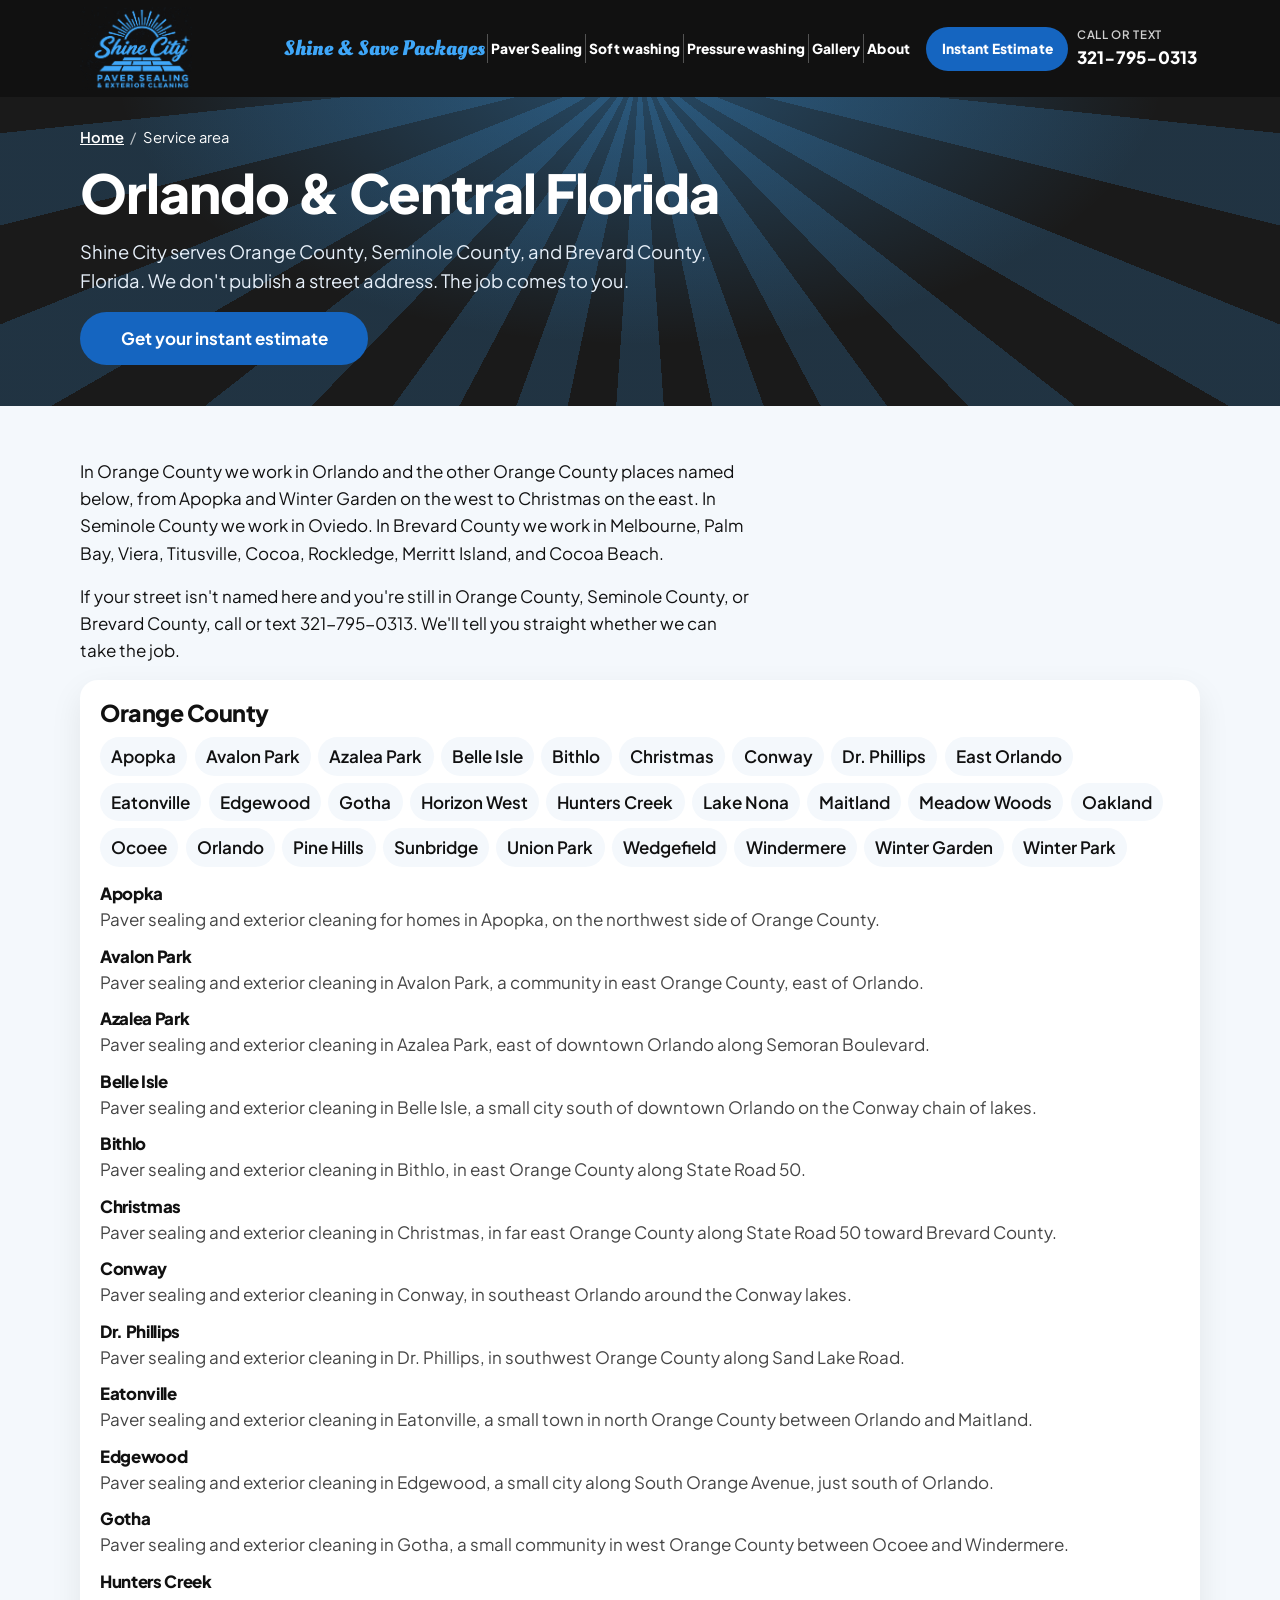
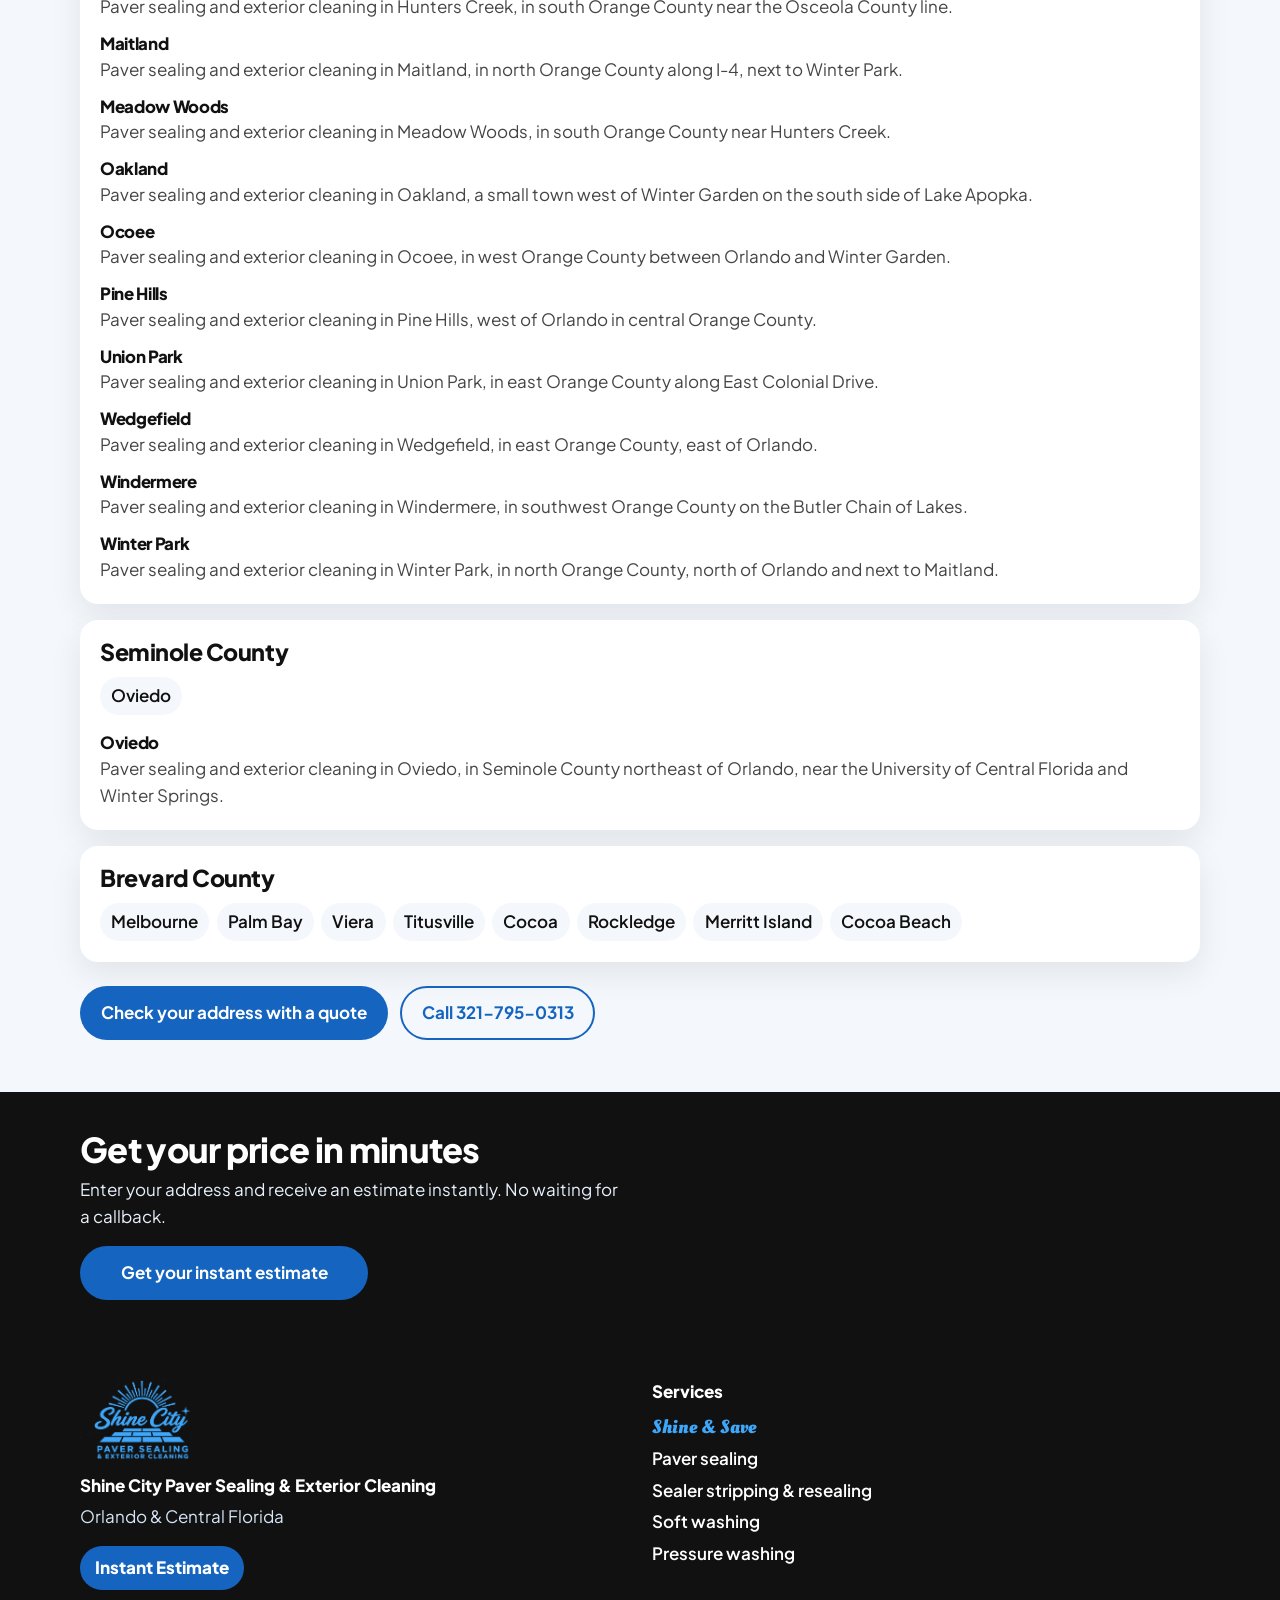
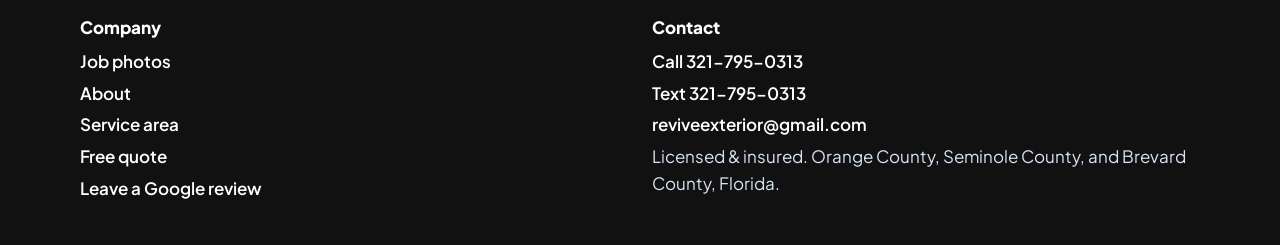
<file: service-area/index.html>
<!DOCTYPE html>
<html lang="en">
<head>
  <meta charset="utf-8">
  <meta name="viewport" content="width=device-width, initial-scale=1">
  <title>Service Area: Orange, Seminole &amp; Brevard Counties | Shine City</title>
  <meta name="description" content="Shine City serves Orange County, Seminole County, and Brevard County, Florida, including Orlando, Winter Park, Oviedo, Apopka, Winter Garden, Lake Nona, Melbourne, and nearby.">
  <meta name="robots" content="index,follow">
  <link rel="canonical" href="https://shinecitypaversealing.com/service-area/">
  <meta property="og:url" content="https://shinecitypaversealing.com/service-area/">
  <meta property="og:title" content="Service Area: Orange, Seminole &amp; Brevard Counties | Shine City">
  <meta property="og:description" content="Shine City serves Orange County, Seminole County, and Brevard County, Florida, including Orlando, Winter Park, Oviedo, Apopka, Winter Garden, Lake Nona, Melbourne, and nearby.">
  <meta name="twitter:title" content="Service Area: Orange, Seminole &amp; Brevard Counties | Shine City">
  <meta name="twitter:description" content="Shine City serves Orange County, Seminole County, and Brevard County, Florida, including Orlando, Winter Park, Oviedo, Apopka, Winter Garden, Lake Nona, Melbourne, and nearby.">

  <meta name="theme-color" content="#111111">
  <meta property="og:type" content="website">
  <meta property="og:site_name" content="Shine City Paver Sealing &amp; Exterior Cleaning">
  <meta property="og:image" content="https://shinecitypaversealing.com/assets/og.png">
  <meta property="og:image:width" content="1200">
  <meta property="og:image:height" content="630">
  <meta property="og:image:alt" content="Shine City Paver Sealing and Exterior Cleaning, serving Orlando and Central Florida">
  <meta name="twitter:card" content="summary_large_image">
  <meta name="twitter:image" content="https://shinecitypaversealing.com/assets/og.png">
  <link rel="icon" href="/review/favicon.ico" sizes="any">
  <link rel="icon" type="image/png" sizes="32x32" href="/review/favicon-32.png">
  <link rel="apple-touch-icon" href="/review/apple-touch-icon.png">
  <link rel="preconnect" href="https://fonts.googleapis.com">
  <link rel="preconnect" href="https://fonts.gstatic.com" crossorigin>
  <link rel="stylesheet" href="https://fonts.googleapis.com/css2?family=Plus+Jakarta+Sans:wght@400;500;600;700;800&amp;display=swap">
  <link rel="preload" href="/fonts/oleo-script-bold.woff2" as="font" type="font/woff2" crossorigin>
  <link rel="stylesheet" href="/css/styles.css?v=20261117c">

  <script type="application/ld+json" id="business-jsonld">
{
  "@context": "https://schema.org",
  "@type": [
    "LocalBusiness",
    "HomeAndConstructionBusiness"
  ],
  "@id": "https://shinecitypaversealing.com/#business",
  "name": "Shine City Paver Sealing & Exterior Cleaning",
  "legalName": "Revive Exterior Cleaning LLC",
  "url": "https://shinecitypaversealing.com/",
  "telephone": "+1-321-795-0313",
  "email": "reviveexterior@gmail.com",
  "image": "https://shinecitypaversealing.com/assets/logo.png",
  "logo": "https://shinecitypaversealing.com/assets/logo.png",
  "description": "Paver sealing and exterior cleaning for Orlando and Central Florida. Serves Orange County, Seminole County, and Brevard County, Florida. Owned by Nick Urbano.",
  "founder": {
    "@type": "Person",
    "name": "Nick Urbano"
  },
  "areaServed": [
    {
      "@type": "AdministrativeArea",
      "name": "Orange County",
      "containedInPlace": {
        "@type": "State",
        "name": "Florida"
      }
    },
    {
      "@type": "Place",
      "name": "Apopka",
      "containedInPlace": {
        "@type": "AdministrativeArea",
        "name": "Orange County, Florida"
      }
    },
    {
      "@type": "Place",
      "name": "Avalon Park",
      "containedInPlace": {
        "@type": "AdministrativeArea",
        "name": "Orange County, Florida"
      }
    },
    {
      "@type": "Place",
      "name": "Azalea Park",
      "containedInPlace": {
        "@type": "AdministrativeArea",
        "name": "Orange County, Florida"
      }
    },
    {
      "@type": "Place",
      "name": "Belle Isle",
      "containedInPlace": {
        "@type": "AdministrativeArea",
        "name": "Orange County, Florida"
      }
    },
    {
      "@type": "Place",
      "name": "Bithlo",
      "containedInPlace": {
        "@type": "AdministrativeArea",
        "name": "Orange County, Florida"
      }
    },
    {
      "@type": "Place",
      "name": "Christmas",
      "containedInPlace": {
        "@type": "AdministrativeArea",
        "name": "Orange County, Florida"
      }
    },
    {
      "@type": "Place",
      "name": "Conway",
      "containedInPlace": {
        "@type": "AdministrativeArea",
        "name": "Orange County, Florida"
      }
    },
    {
      "@type": "Place",
      "name": "Dr. Phillips",
      "containedInPlace": {
        "@type": "AdministrativeArea",
        "name": "Orange County, Florida"
      }
    },
    {
      "@type": "Place",
      "name": "East Orlando",
      "containedInPlace": {
        "@type": "AdministrativeArea",
        "name": "Orange County, Florida"
      }
    },
    {
      "@type": "Place",
      "name": "Eatonville",
      "containedInPlace": {
        "@type": "AdministrativeArea",
        "name": "Orange County, Florida"
      }
    },
    {
      "@type": "Place",
      "name": "Edgewood",
      "containedInPlace": {
        "@type": "AdministrativeArea",
        "name": "Orange County, Florida"
      }
    },
    {
      "@type": "Place",
      "name": "Gotha",
      "containedInPlace": {
        "@type": "AdministrativeArea",
        "name": "Orange County, Florida"
      }
    },
    {
      "@type": "Place",
      "name": "Horizon West",
      "containedInPlace": {
        "@type": "AdministrativeArea",
        "name": "Orange County, Florida"
      }
    },
    {
      "@type": "Place",
      "name": "Hunters Creek",
      "containedInPlace": {
        "@type": "AdministrativeArea",
        "name": "Orange County, Florida"
      }
    },
    {
      "@type": "Place",
      "name": "Lake Nona",
      "containedInPlace": {
        "@type": "AdministrativeArea",
        "name": "Orange County, Florida"
      }
    },
    {
      "@type": "Place",
      "name": "Maitland",
      "containedInPlace": {
        "@type": "AdministrativeArea",
        "name": "Orange County, Florida"
      }
    },
    {
      "@type": "Place",
      "name": "Meadow Woods",
      "containedInPlace": {
        "@type": "AdministrativeArea",
        "name": "Orange County, Florida"
      }
    },
    {
      "@type": "Place",
      "name": "Oakland",
      "containedInPlace": {
        "@type": "AdministrativeArea",
        "name": "Orange County, Florida"
      }
    },
    {
      "@type": "Place",
      "name": "Ocoee",
      "containedInPlace": {
        "@type": "AdministrativeArea",
        "name": "Orange County, Florida"
      }
    },
    {
      "@type": "Place",
      "name": "Orlando",
      "containedInPlace": {
        "@type": "AdministrativeArea",
        "name": "Orange County, Florida"
      }
    },
    {
      "@type": "Place",
      "name": "Pine Hills",
      "containedInPlace": {
        "@type": "AdministrativeArea",
        "name": "Orange County, Florida"
      }
    },
    {
      "@type": "Place",
      "name": "Sunbridge",
      "containedInPlace": {
        "@type": "AdministrativeArea",
        "name": "Orange County, Florida"
      }
    },
    {
      "@type": "Place",
      "name": "Union Park",
      "containedInPlace": {
        "@type": "AdministrativeArea",
        "name": "Orange County, Florida"
      }
    },
    {
      "@type": "Place",
      "name": "Wedgefield",
      "containedInPlace": {
        "@type": "AdministrativeArea",
        "name": "Orange County, Florida"
      }
    },
    {
      "@type": "Place",
      "name": "Windermere",
      "containedInPlace": {
        "@type": "AdministrativeArea",
        "name": "Orange County, Florida"
      }
    },
    {
      "@type": "Place",
      "name": "Winter Garden",
      "containedInPlace": {
        "@type": "AdministrativeArea",
        "name": "Orange County, Florida"
      }
    },
    {
      "@type": "Place",
      "name": "Winter Park",
      "containedInPlace": {
        "@type": "AdministrativeArea",
        "name": "Orange County, Florida"
      }
    },
    {
      "@type": "AdministrativeArea",
      "name": "Seminole County",
      "containedInPlace": {
        "@type": "State",
        "name": "Florida"
      }
    },
    {
      "@type": "Place",
      "name": "Oviedo",
      "containedInPlace": {
        "@type": "AdministrativeArea",
        "name": "Seminole County, Florida"
      }
    },
    {
      "@type": "AdministrativeArea",
      "name": "Brevard County",
      "containedInPlace": {
        "@type": "State",
        "name": "Florida"
      }
    },
    {
      "@type": "Place",
      "name": "Melbourne",
      "containedInPlace": {
        "@type": "AdministrativeArea",
        "name": "Brevard County, Florida"
      }
    },
    {
      "@type": "Place",
      "name": "Palm Bay",
      "containedInPlace": {
        "@type": "AdministrativeArea",
        "name": "Brevard County, Florida"
      }
    },
    {
      "@type": "Place",
      "name": "Viera",
      "containedInPlace": {
        "@type": "AdministrativeArea",
        "name": "Brevard County, Florida"
      }
    },
    {
      "@type": "Place",
      "name": "Titusville",
      "containedInPlace": {
        "@type": "AdministrativeArea",
        "name": "Brevard County, Florida"
      }
    },
    {
      "@type": "Place",
      "name": "Cocoa",
      "containedInPlace": {
        "@type": "AdministrativeArea",
        "name": "Brevard County, Florida"
      }
    },
    {
      "@type": "Place",
      "name": "Rockledge",
      "containedInPlace": {
        "@type": "AdministrativeArea",
        "name": "Brevard County, Florida"
      }
    },
    {
      "@type": "Place",
      "name": "Merritt Island",
      "containedInPlace": {
        "@type": "AdministrativeArea",
        "name": "Brevard County, Florida"
      }
    },
    {
      "@type": "Place",
      "name": "Cocoa Beach",
      "containedInPlace": {
        "@type": "AdministrativeArea",
        "name": "Brevard County, Florida"
      }
    }
  ],
  "makesOffer": [
    {
      "@type": "Offer",
      "name": "Paver sealing, up to 1,000 sq ft",
      "description": "Paver sealing (clean, re-sand joints, and seal). The whole job up to 1,000 square feet is $1.75 per square foot. $750 minimum. Final price is confirmed after a free on-site look.",
      "priceCurrency": "USD",
      "priceSpecification": {
        "@type": "UnitPriceSpecification",
        "price": "1.75",
        "priceCurrency": "USD",
        "unitText": "sq ft",
        "referenceQuantity": {
          "@type": "QuantitativeValue",
          "value": 1,
          "unitCode": "FTK",
          "unitText": "square foot"
        }
      }
    },
    {
      "@type": "Offer",
      "name": "Paver sealing, over 1,000 up to 2,000 sq ft",
      "description": "Paver sealing (clean, re-sand joints, and seal). The whole job over 1,000 square feet, up to 2,000, is $1.50 per square foot. $750 minimum. Final price is confirmed after a free on-site look.",
      "priceCurrency": "USD",
      "priceSpecification": {
        "@type": "UnitPriceSpecification",
        "price": "1.50",
        "priceCurrency": "USD",
        "unitText": "sq ft",
        "referenceQuantity": {
          "@type": "QuantitativeValue",
          "value": 1,
          "unitCode": "FTK",
          "unitText": "square foot"
        }
      }
    },
    {
      "@type": "Offer",
      "name": "Paver sealing, over 2,000 sq ft",
      "description": "Paver sealing (clean, re-sand joints, and seal). The whole job over 2,000 square feet is $1.30 per square foot. $750 minimum. Final price is confirmed after a free on-site look.",
      "priceCurrency": "USD",
      "priceSpecification": {
        "@type": "UnitPriceSpecification",
        "price": "1.30",
        "priceCurrency": "USD",
        "unitText": "sq ft",
        "referenceQuantity": {
          "@type": "QuantitativeValue",
          "value": 1,
          "unitCode": "FTK",
          "unitText": "square foot"
        }
      }
    },
    {
      "@type": "Offer",
      "name": "Sealer stripping",
      "description": "Sealer stripping only, $2.25 per square foot. Re-sanding and resealing are not included and are priced separately. Final price is confirmed after a free on-site look.",
      "priceCurrency": "USD",
      "priceSpecification": {
        "@type": "UnitPriceSpecification",
        "price": "2.25",
        "priceCurrency": "USD",
        "unitText": "sq ft",
        "referenceQuantity": {
          "@type": "QuantitativeValue",
          "value": 1,
          "unitCode": "FTK",
          "unitText": "square foot"
        }
      }
    }
  ]
}
</script>
  <script type="application/ld+json">
{
  "@context": "https://schema.org",
  "@type": "BreadcrumbList",
  "itemListElement": [
    {
      "@type": "ListItem",
      "position": 1,
      "name": "Home",
      "item": "https://shinecitypaversealing.com/"
    },
    {
      "@type": "ListItem",
      "position": 2,
      "name": "Service area",
      "item": "https://shinecitypaversealing.com/service-area/"
    }
  ]
}
</script>
</head>
<body>

  <a class="skip" href="#main">Skip to content</a>
  <header class="site-header">
    <div class="container header-inner">
      <a class="brand" href="/">
        <img src="/assets/logo.png" width="957" height="708" alt="Shine City Paver Sealing &amp; Exterior Cleaning">
      </a>
      <button class="nav-toggle" type="button" aria-expanded="false" aria-controls="site-nav">
        <span class="nav-toggle__icon" aria-hidden="true"></span>
        <span class="nav-toggle__label">Menu</span>
      </button>
      <nav id="site-nav" class="site-nav" aria-label="Primary">
        <ul>
          <li><a class="nav-packages" href="/driveway-pool-deck-package/"><span class="shine-save">Shine &amp; Save Packages</span></a></li>
          <li class="nav-estimate"><a class="nav-cta" href="/pricing/#quote">Instant Estimate</a></li>
          <li><a href="/paver-sealing/">Paver Sealing</a></li>
          <li><a href="/soft-washing/">Soft washing</a></li>
          <li><a href="/pressure-washing/">Pressure washing</a></li>
          <li><a href="/gallery/">Gallery</a></li>
          <li><a href="/about/">About</a></li>
        </ul>
      </nav>
      <a class="header-phone" href="tel:+13217950313"><span>Call or text</span>321-795-0313</a>
    </div>
  </header>

  <main id="main">

    <header class="page-hero">
      <div class="container">
        <nav class="crumbs" aria-label="Breadcrumb"><ol><li><a href="/">Home</a></li><li><span aria-current="page">Service area</span></li></ol></nav>
        <h1>Orlando &amp; Central Florida</h1>
        <p class="lede">Shine City serves Orange County, Seminole County, and Brevard County, Florida. We don't publish a street address. The job comes to you.</p>
        <p class="hero-cta"><a class="btn" href="/pricing/#quote">Get your instant estimate</a></p>
      </div>
    </header>
    <section class="section">
      <div class="container">
        <!-- CITY LIST: edit js/site-config.js serviceArea, then match the chips and town notes here. -->
        <div class="narrow">
          <p>In Orange County we work in Orlando and the other Orange County places named below, from Apopka and Winter Garden on the west to Christmas on the east. In Seminole County we work in Oviedo. In Brevard County we work in Melbourne, Palm Bay, Viera, Titusville, Cocoa, Rockledge, Merritt Island, and Cocoa Beach.</p>
          <p>If your street isn't named here and you're still in Orange County, Seminole County, or Brevard County, call or text 321-795-0313. We'll tell you straight whether we can take the job.</p>
        </div>

        <!-- Chips are rewritten from js/site-config.js serviceArea. Town notes stay in this file. -->
        <div class="area-grid area-grid--counties">
          <article class="area-card" id="orange-county">
            <h2>Orange County</h2>
            <ul class="city-list" data-area-list="Orange County">
            <li>Apopka</li>
            <li>Avalon Park</li>
            <li>Azalea Park</li>
            <li>Belle Isle</li>
            <li>Bithlo</li>
            <li>Christmas</li>
            <li>Conway</li>
            <li>Dr. Phillips</li>
            <li>East Orlando</li>
            <li>Eatonville</li>
            <li>Edgewood</li>
            <li>Gotha</li>
            <li>Horizon West</li>
            <li>Hunters Creek</li>
            <li>Lake Nona</li>
            <li>Maitland</li>
            <li>Meadow Woods</li>
            <li>Oakland</li>
            <li>Ocoee</li>
            <li>Orlando</li>
            <li>Pine Hills</li>
            <li>Sunbridge</li>
            <li>Union Park</li>
            <li>Wedgefield</li>
            <li>Windermere</li>
            <li>Winter Garden</li>
            <li>Winter Park</li>
            </ul>
            <div class="town-notes">
              <div>
                <h3 id="apopka">Apopka</h3>
                <p>Paver sealing and exterior cleaning for homes in Apopka, on the northwest side of Orange County.</p>
              </div>
              <div>
                <h3 id="avalon-park">Avalon Park</h3>
                <p>Paver sealing and exterior cleaning in Avalon Park, a community in east Orange County, east of Orlando.</p>
              </div>
              <div>
                <h3 id="azalea-park">Azalea Park</h3>
                <p>Paver sealing and exterior cleaning in Azalea Park, east of downtown Orlando along Semoran Boulevard.</p>
              </div>
              <div>
                <h3 id="belle-isle">Belle Isle</h3>
                <p>Paver sealing and exterior cleaning in Belle Isle, a small city south of downtown Orlando on the Conway chain of lakes.</p>
              </div>
              <div>
                <h3 id="bithlo">Bithlo</h3>
                <p>Paver sealing and exterior cleaning in Bithlo, in east Orange County along State Road 50.</p>
              </div>
              <div>
                <h3 id="christmas">Christmas</h3>
                <p>Paver sealing and exterior cleaning in Christmas, in far east Orange County along State Road 50 toward Brevard County.</p>
              </div>
              <div>
                <h3 id="conway">Conway</h3>
                <p>Paver sealing and exterior cleaning in Conway, in southeast Orlando around the Conway lakes.</p>
              </div>
              <div>
                <h3 id="dr-phillips">Dr. Phillips</h3>
                <p>Paver sealing and exterior cleaning in Dr. Phillips, in southwest Orange County along Sand Lake Road.</p>
              </div>
              <div>
                <h3 id="eatonville">Eatonville</h3>
                <p>Paver sealing and exterior cleaning in Eatonville, a small town in north Orange County between Orlando and Maitland.</p>
              </div>
              <div>
                <h3 id="edgewood">Edgewood</h3>
                <p>Paver sealing and exterior cleaning in Edgewood, a small city along South Orange Avenue, just south of Orlando.</p>
              </div>
              <div>
                <h3 id="gotha">Gotha</h3>
                <p>Paver sealing and exterior cleaning in Gotha, a small community in west Orange County between Ocoee and Windermere.</p>
              </div>
              <div>
                <h3 id="hunters-creek">Hunters Creek</h3>
                <p>Paver sealing and exterior cleaning in Hunters Creek, in south Orange County near the Osceola County line.</p>
              </div>
              <div>
                <h3 id="maitland">Maitland</h3>
                <p>Paver sealing and exterior cleaning in Maitland, in north Orange County along I-4, next to Winter Park.</p>
              </div>
              <div>
                <h3 id="meadow-woods">Meadow Woods</h3>
                <p>Paver sealing and exterior cleaning in Meadow Woods, in south Orange County near Hunters Creek.</p>
              </div>
              <div>
                <h3 id="oakland">Oakland</h3>
                <p>Paver sealing and exterior cleaning in Oakland, a small town west of Winter Garden on the south side of Lake Apopka.</p>
              </div>
              <div>
                <h3 id="ocoee">Ocoee</h3>
                <p>Paver sealing and exterior cleaning in Ocoee, in west Orange County between Orlando and Winter Garden.</p>
              </div>
              <div>
                <h3 id="pine-hills">Pine Hills</h3>
                <p>Paver sealing and exterior cleaning in Pine Hills, west of Orlando in central Orange County.</p>
              </div>
              <div>
                <h3 id="union-park">Union Park</h3>
                <p>Paver sealing and exterior cleaning in Union Park, in east Orange County along East Colonial Drive.</p>
              </div>
              <div>
                <h3 id="wedgefield">Wedgefield</h3>
                <p>Paver sealing and exterior cleaning in Wedgefield, in east Orange County, east of Orlando.</p>
              </div>
              <div>
                <h3 id="windermere">Windermere</h3>
                <p>Paver sealing and exterior cleaning in Windermere, in southwest Orange County on the Butler Chain of Lakes.</p>
              </div>
              <div>
                <h3 id="winter-park">Winter Park</h3>
                <p>Paver sealing and exterior cleaning in Winter Park, in north Orange County, north of Orlando and next to Maitland.</p>
              </div>
            </div>
          </article>
          <article class="area-card" id="seminole-county">
            <h2>Seminole County</h2>
            <ul class="city-list" data-area-list="Seminole County">
            <li>Oviedo</li>
            </ul>
            <div class="town-notes">
              <div>
                <h3 id="oviedo">Oviedo</h3>
                <p>Paver sealing and exterior cleaning in Oviedo, in Seminole County northeast of Orlando, near the University of Central Florida and Winter Springs.</p>
              </div>
            </div>
          </article>
          <article class="area-card" id="brevard-county">
            <h2>Brevard County</h2>
            <ul class="city-list" data-area-list="Brevard County">
            <li>Melbourne</li>
            <li>Palm Bay</li>
            <li>Viera</li>
            <li>Titusville</li>
            <li>Cocoa</li>
            <li>Rockledge</li>
            <li>Merritt Island</li>
            <li>Cocoa Beach</li>
            </ul>
          </article>
        </div>

        <div class="cluster" style="margin-top:1.5rem">
          <a class="btn" href="/contact/#quote">Check your address with a quote</a>
          <a class="btn btn--outline" href="tel:+13217950313">Call 321-795-0313</a>
        </div>
      </div>
    </section>

    <section class="estimate-band" aria-label="Instant estimate">
      <div class="container">
        <h2>Get your price in minutes</h2>
        <p>Enter your address and receive an estimate instantly. No waiting for a callback.</p>
        <a class="btn" href="/pricing/#quote">Get your instant estimate</a>
      </div>
    </section>

  </main>

  <footer class="site-footer">
    <div class="container footer-grid">
      <div>
        <a class="brand brand--footer" href="/" aria-label="Shine City home">
          <img src="/assets/logo.png" width="957" height="708" alt="">
        </a>
        <p class="footer-name">Shine City Paver Sealing &amp; Exterior Cleaning</p>
        <p>Orlando &amp; Central Florida</p>
        <p class="footer-estimate"><a href="/pricing/#quote">Instant Estimate</a></p>
      </div>
      <div>
        <p class="footer-title">Services</p>
        <ul>
          <li><a class="shine-save" href="/driveway-pool-deck-package/">Shine &amp; Save</a></li>
          <li><a href="/paver-sealing/">Paver sealing</a></li>
          <li><a href="/sealer-stripping/">Sealer stripping &amp; resealing</a></li>
          <li><a href="/soft-washing/">Soft washing</a></li>
          <li><a href="/pressure-washing/">Pressure washing</a></li>
        </ul>
      </div>
      <div>
        <p class="footer-title">Company</p>
        <ul>
          <li><a href="/gallery/">Job photos</a></li>
          <li><a href="/about/">About</a></li>
          <li><a href="/service-area/">Service area</a></li>
          <li><a href="/contact/">Free quote</a></li>
          <li><a href="/review/">Leave a Google review</a></li>
        </ul>
      </div>
      <div>
        <p class="footer-title">Contact</p>
        <ul>
          <li><a href="tel:+13217950313">Call 321-795-0313</a></li>
          <li><a href="sms:+13217950313">Text 321-795-0313</a></li>
          <li><a href="mailto:reviveexterior@gmail.com">reviveexterior@gmail.com</a></li>
        </ul>
        <p>Licensed &amp; insured. Orange County, Seminole County, and Brevard County, Florida.</p>
        <!-- SOCIAL HOOKS: no profiles yet. Add real Facebook and Nextdoor URLs here when they exist. Do not link placeholders. -->
      </div>
    </div>
  </footer>
  <div class="sticky-bar">
    <a href="/pricing/#quote">Instant Estimate</a>
    <a href="tel:+13217950313">Call</a>
    <a href="sms:+13217950313">Text</a>
  </div>
  <script src="/js/site-config.js?v=20261117c"></script>
  <script src="/js/site.js?v=20261117c"></script>

</body>
</html>
</file>
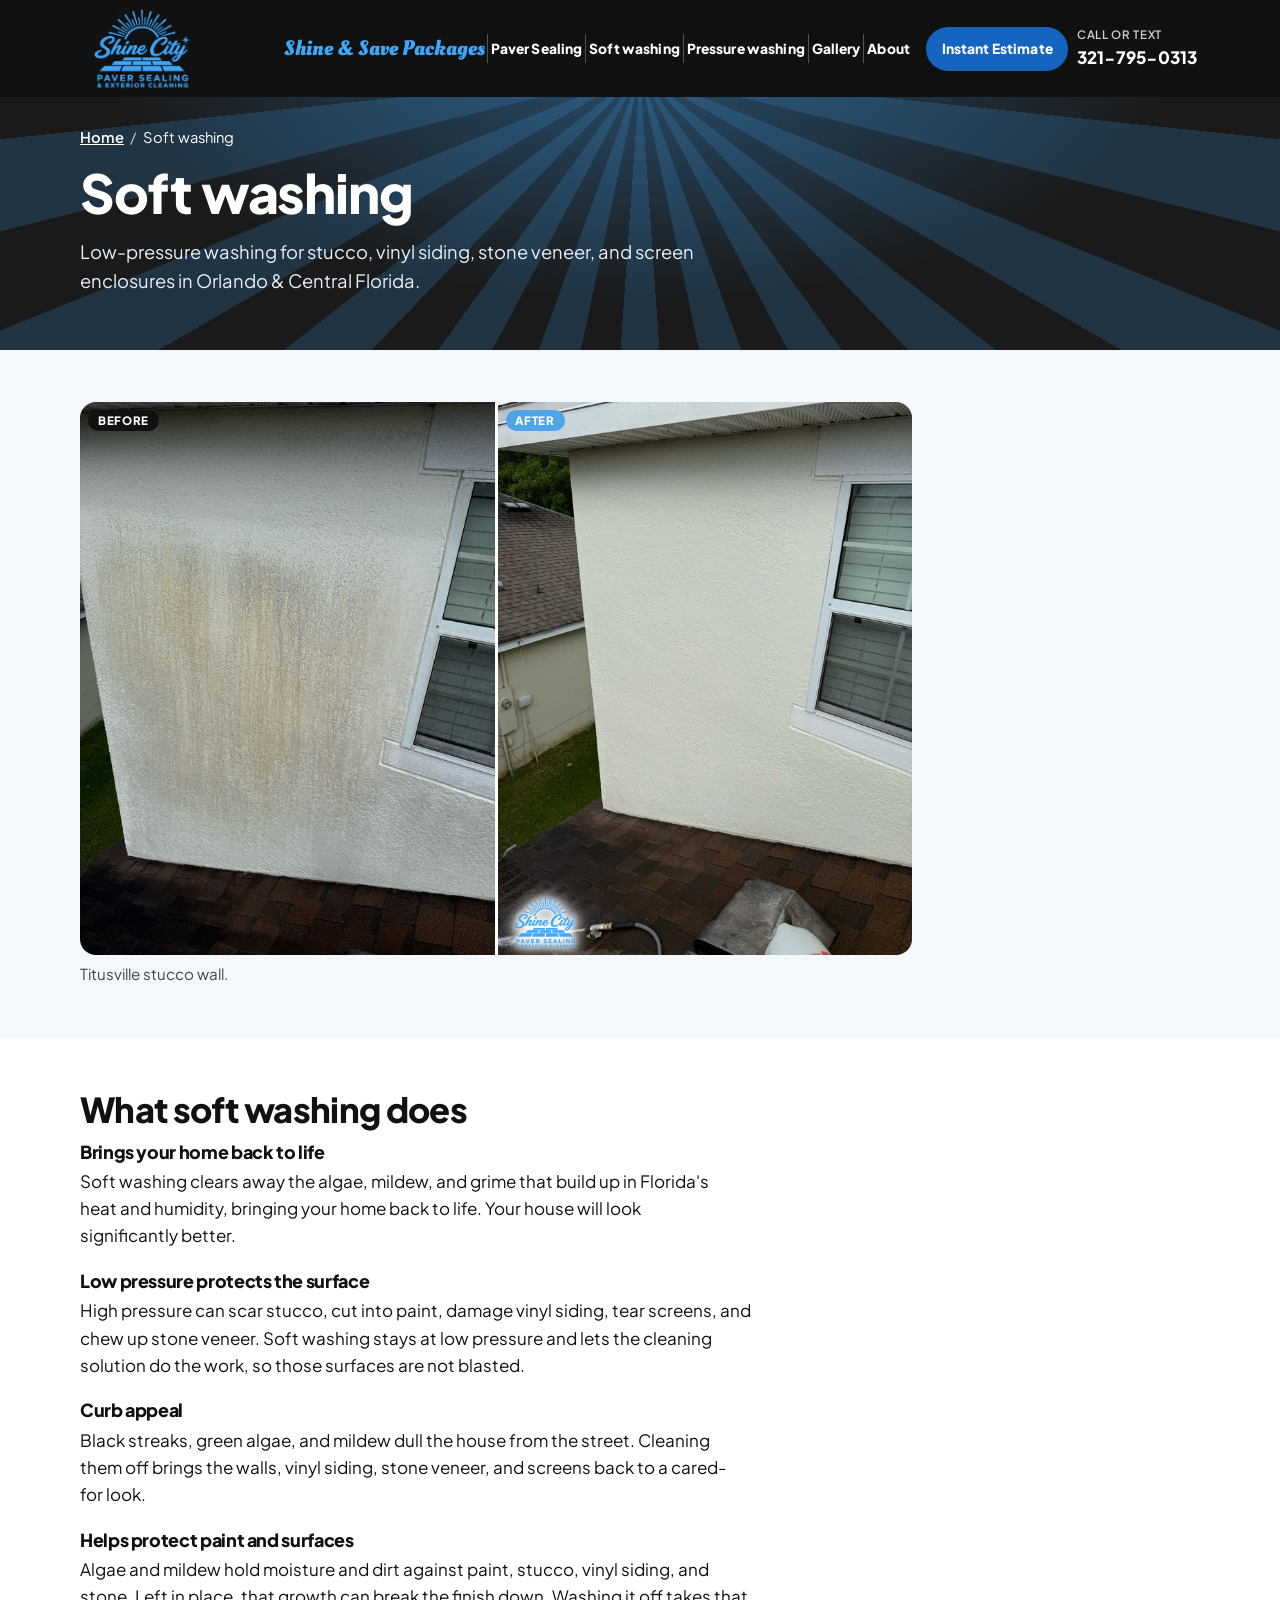
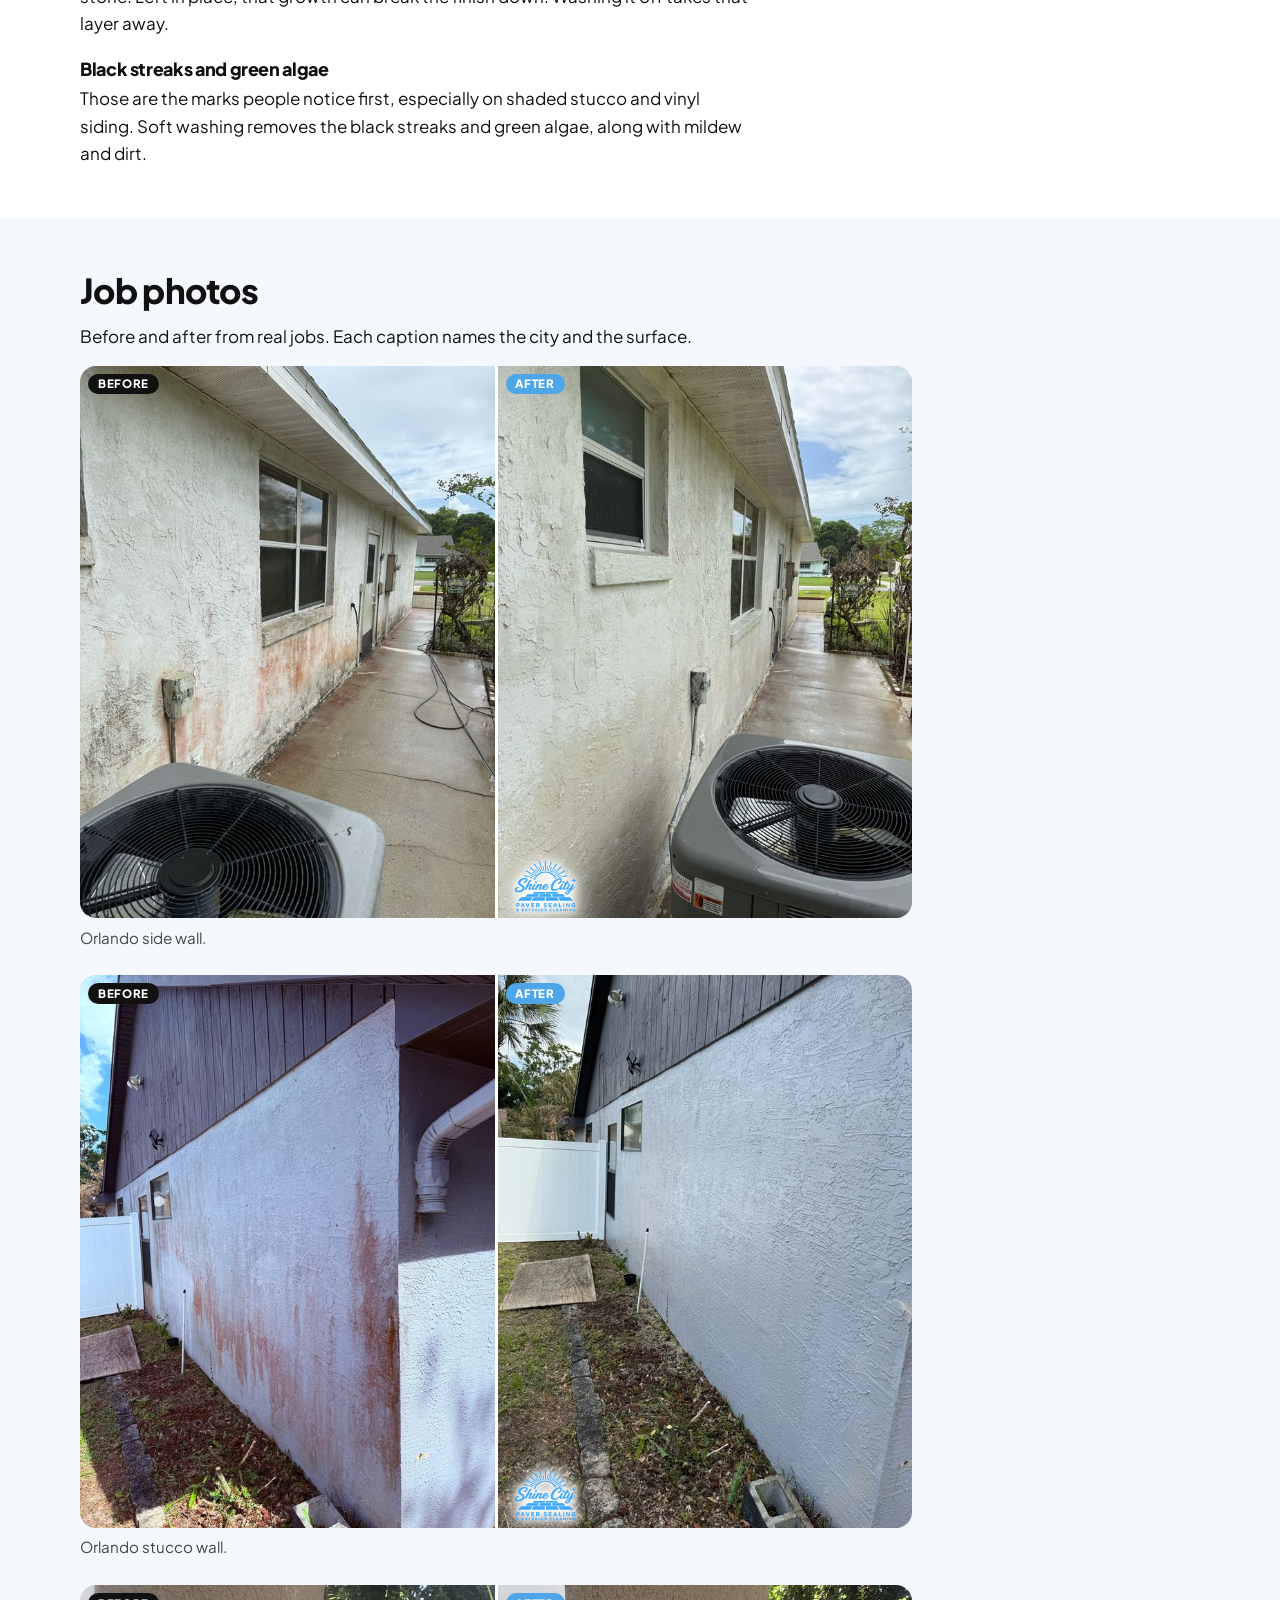
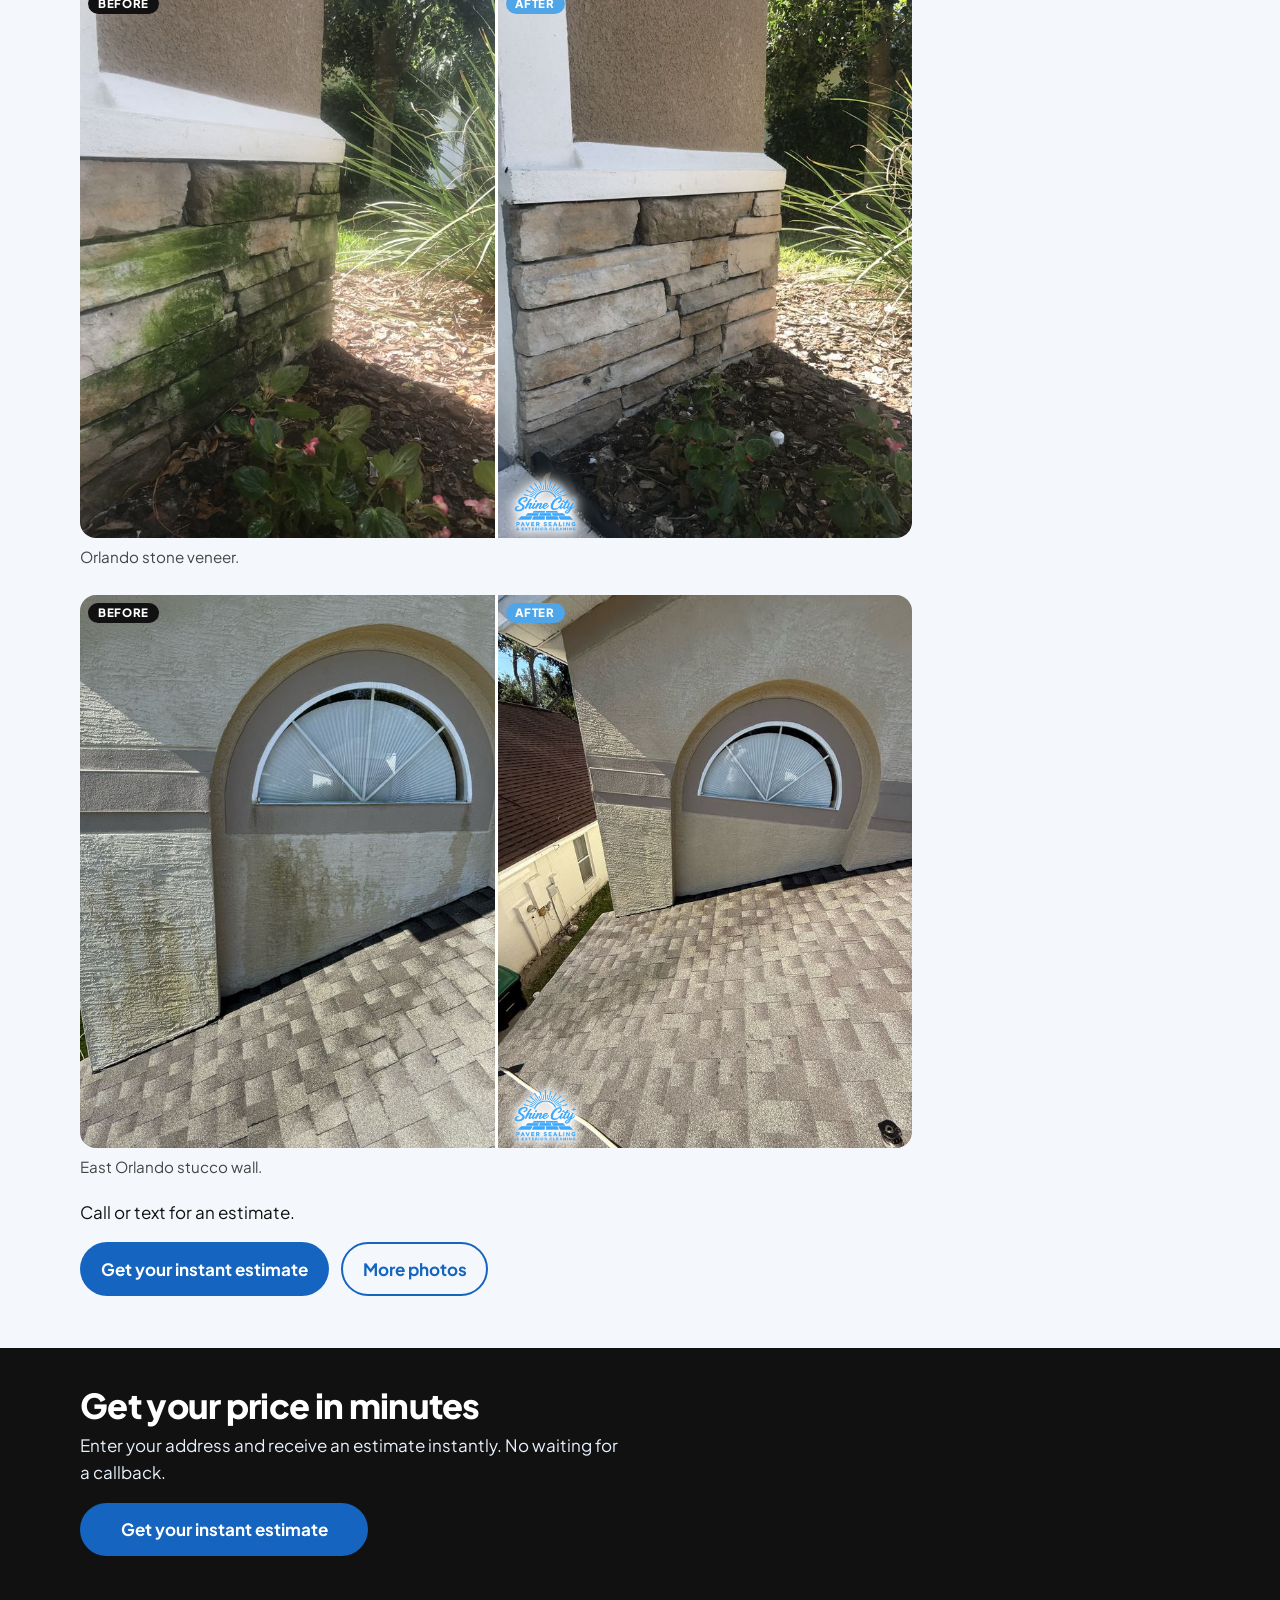
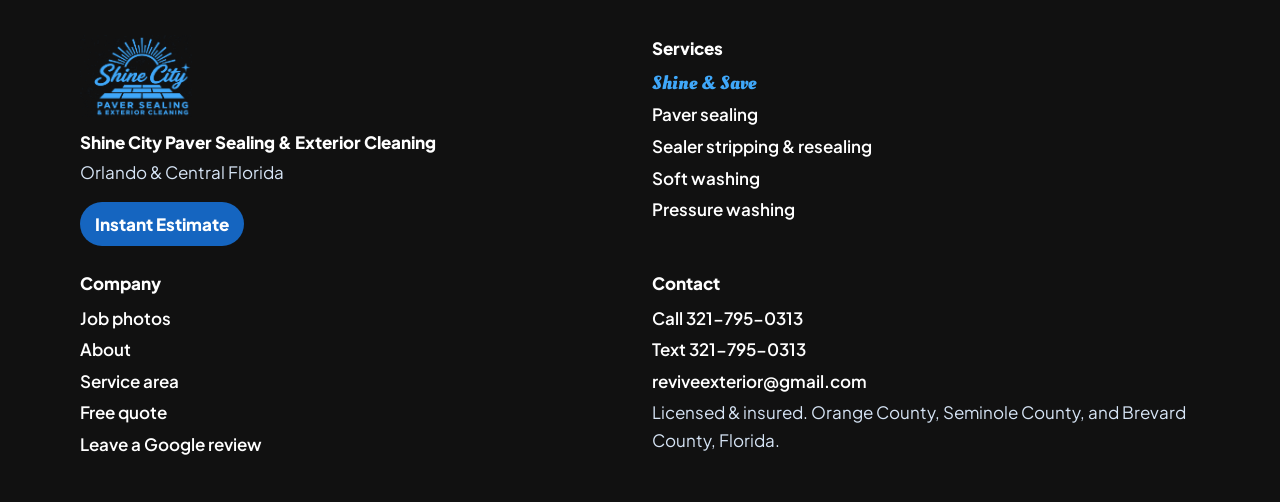
<file: soft-washing/index.html>
<!DOCTYPE html>
<html lang="en">
<head>
  <meta charset="utf-8">
  <meta name="viewport" content="width=device-width, initial-scale=1">
  <title>Soft Washing | Orlando &amp; Central Florida</title>
  <meta name="description" content="Soft washing for stucco, vinyl siding, stone veneer, and screen enclosures in Orlando and Central Florida. Low pressure. Free quote.">
  <meta name="robots" content="index,follow">
  <link rel="canonical" href="https://shinecitypaversealing.com/soft-washing/">
  <meta property="og:url" content="https://shinecitypaversealing.com/soft-washing/">
  <meta property="og:title" content="Soft Washing | Orlando &amp; Central Florida">
  <meta property="og:description" content="Soft washing for stucco, vinyl siding, stone veneer, and screen enclosures in Orlando and Central Florida. Low pressure. Free quote.">
  <meta name="twitter:title" content="Soft Washing | Orlando &amp; Central Florida">
  <meta name="twitter:description" content="Soft washing for stucco, vinyl siding, stone veneer, and screen enclosures in Orlando and Central Florida. Low pressure. Free quote.">

  <meta name="theme-color" content="#111111">
  <meta property="og:type" content="website">
  <meta property="og:site_name" content="Shine City Paver Sealing &amp; Exterior Cleaning">
  <meta property="og:image" content="https://shinecitypaversealing.com/assets/og.png">
  <meta property="og:image:width" content="1200">
  <meta property="og:image:height" content="630">
  <meta property="og:image:alt" content="Shine City Paver Sealing and Exterior Cleaning, serving Orlando and Central Florida">
  <meta name="twitter:card" content="summary_large_image">
  <meta name="twitter:image" content="https://shinecitypaversealing.com/assets/og.png">
  <link rel="icon" href="/review/favicon.ico" sizes="any">
  <link rel="icon" type="image/png" sizes="32x32" href="/review/favicon-32.png">
  <link rel="apple-touch-icon" href="/review/apple-touch-icon.png">
  <link rel="preconnect" href="https://fonts.googleapis.com">
  <link rel="preconnect" href="https://fonts.gstatic.com" crossorigin>
  <link rel="stylesheet" href="https://fonts.googleapis.com/css2?family=Plus+Jakarta+Sans:wght@400;500;600;700;800&amp;display=swap">
  <link rel="preload" href="/fonts/oleo-script-bold.woff2" as="font" type="font/woff2" crossorigin>
  <link rel="stylesheet" href="/css/styles.css?v=20261117c">

  <script type="application/ld+json" id="business-jsonld">
{
  "@context": "https://schema.org",
  "@type": [
    "LocalBusiness",
    "HomeAndConstructionBusiness"
  ],
  "@id": "https://shinecitypaversealing.com/#business",
  "name": "Shine City Paver Sealing & Exterior Cleaning",
  "legalName": "Revive Exterior Cleaning LLC",
  "url": "https://shinecitypaversealing.com/",
  "telephone": "+1-321-795-0313",
  "email": "reviveexterior@gmail.com",
  "image": "https://shinecitypaversealing.com/assets/logo.png",
  "logo": "https://shinecitypaversealing.com/assets/logo.png",
  "description": "Paver sealing and exterior cleaning for Orlando and Central Florida. Serves Orange County, Seminole County, and Brevard County, Florida. Owned by Nick Urbano.",
  "founder": {
    "@type": "Person",
    "name": "Nick Urbano"
  },
  "areaServed": [
    {
      "@type": "AdministrativeArea",
      "name": "Orange County",
      "containedInPlace": {
        "@type": "State",
        "name": "Florida"
      }
    },
    {
      "@type": "Place",
      "name": "Apopka",
      "containedInPlace": {
        "@type": "AdministrativeArea",
        "name": "Orange County, Florida"
      }
    },
    {
      "@type": "Place",
      "name": "Avalon Park",
      "containedInPlace": {
        "@type": "AdministrativeArea",
        "name": "Orange County, Florida"
      }
    },
    {
      "@type": "Place",
      "name": "Azalea Park",
      "containedInPlace": {
        "@type": "AdministrativeArea",
        "name": "Orange County, Florida"
      }
    },
    {
      "@type": "Place",
      "name": "Belle Isle",
      "containedInPlace": {
        "@type": "AdministrativeArea",
        "name": "Orange County, Florida"
      }
    },
    {
      "@type": "Place",
      "name": "Bithlo",
      "containedInPlace": {
        "@type": "AdministrativeArea",
        "name": "Orange County, Florida"
      }
    },
    {
      "@type": "Place",
      "name": "Christmas",
      "containedInPlace": {
        "@type": "AdministrativeArea",
        "name": "Orange County, Florida"
      }
    },
    {
      "@type": "Place",
      "name": "Conway",
      "containedInPlace": {
        "@type": "AdministrativeArea",
        "name": "Orange County, Florida"
      }
    },
    {
      "@type": "Place",
      "name": "Dr. Phillips",
      "containedInPlace": {
        "@type": "AdministrativeArea",
        "name": "Orange County, Florida"
      }
    },
    {
      "@type": "Place",
      "name": "East Orlando",
      "containedInPlace": {
        "@type": "AdministrativeArea",
        "name": "Orange County, Florida"
      }
    },
    {
      "@type": "Place",
      "name": "Eatonville",
      "containedInPlace": {
        "@type": "AdministrativeArea",
        "name": "Orange County, Florida"
      }
    },
    {
      "@type": "Place",
      "name": "Edgewood",
      "containedInPlace": {
        "@type": "AdministrativeArea",
        "name": "Orange County, Florida"
      }
    },
    {
      "@type": "Place",
      "name": "Gotha",
      "containedInPlace": {
        "@type": "AdministrativeArea",
        "name": "Orange County, Florida"
      }
    },
    {
      "@type": "Place",
      "name": "Horizon West",
      "containedInPlace": {
        "@type": "AdministrativeArea",
        "name": "Orange County, Florida"
      }
    },
    {
      "@type": "Place",
      "name": "Hunters Creek",
      "containedInPlace": {
        "@type": "AdministrativeArea",
        "name": "Orange County, Florida"
      }
    },
    {
      "@type": "Place",
      "name": "Lake Nona",
      "containedInPlace": {
        "@type": "AdministrativeArea",
        "name": "Orange County, Florida"
      }
    },
    {
      "@type": "Place",
      "name": "Maitland",
      "containedInPlace": {
        "@type": "AdministrativeArea",
        "name": "Orange County, Florida"
      }
    },
    {
      "@type": "Place",
      "name": "Meadow Woods",
      "containedInPlace": {
        "@type": "AdministrativeArea",
        "name": "Orange County, Florida"
      }
    },
    {
      "@type": "Place",
      "name": "Oakland",
      "containedInPlace": {
        "@type": "AdministrativeArea",
        "name": "Orange County, Florida"
      }
    },
    {
      "@type": "Place",
      "name": "Ocoee",
      "containedInPlace": {
        "@type": "AdministrativeArea",
        "name": "Orange County, Florida"
      }
    },
    {
      "@type": "Place",
      "name": "Orlando",
      "containedInPlace": {
        "@type": "AdministrativeArea",
        "name": "Orange County, Florida"
      }
    },
    {
      "@type": "Place",
      "name": "Pine Hills",
      "containedInPlace": {
        "@type": "AdministrativeArea",
        "name": "Orange County, Florida"
      }
    },
    {
      "@type": "Place",
      "name": "Sunbridge",
      "containedInPlace": {
        "@type": "AdministrativeArea",
        "name": "Orange County, Florida"
      }
    },
    {
      "@type": "Place",
      "name": "Union Park",
      "containedInPlace": {
        "@type": "AdministrativeArea",
        "name": "Orange County, Florida"
      }
    },
    {
      "@type": "Place",
      "name": "Wedgefield",
      "containedInPlace": {
        "@type": "AdministrativeArea",
        "name": "Orange County, Florida"
      }
    },
    {
      "@type": "Place",
      "name": "Windermere",
      "containedInPlace": {
        "@type": "AdministrativeArea",
        "name": "Orange County, Florida"
      }
    },
    {
      "@type": "Place",
      "name": "Winter Garden",
      "containedInPlace": {
        "@type": "AdministrativeArea",
        "name": "Orange County, Florida"
      }
    },
    {
      "@type": "Place",
      "name": "Winter Park",
      "containedInPlace": {
        "@type": "AdministrativeArea",
        "name": "Orange County, Florida"
      }
    },
    {
      "@type": "AdministrativeArea",
      "name": "Seminole County",
      "containedInPlace": {
        "@type": "State",
        "name": "Florida"
      }
    },
    {
      "@type": "Place",
      "name": "Oviedo",
      "containedInPlace": {
        "@type": "AdministrativeArea",
        "name": "Seminole County, Florida"
      }
    },
    {
      "@type": "AdministrativeArea",
      "name": "Brevard County",
      "containedInPlace": {
        "@type": "State",
        "name": "Florida"
      }
    },
    {
      "@type": "Place",
      "name": "Melbourne",
      "containedInPlace": {
        "@type": "AdministrativeArea",
        "name": "Brevard County, Florida"
      }
    },
    {
      "@type": "Place",
      "name": "Palm Bay",
      "containedInPlace": {
        "@type": "AdministrativeArea",
        "name": "Brevard County, Florida"
      }
    },
    {
      "@type": "Place",
      "name": "Viera",
      "containedInPlace": {
        "@type": "AdministrativeArea",
        "name": "Brevard County, Florida"
      }
    },
    {
      "@type": "Place",
      "name": "Titusville",
      "containedInPlace": {
        "@type": "AdministrativeArea",
        "name": "Brevard County, Florida"
      }
    },
    {
      "@type": "Place",
      "name": "Cocoa",
      "containedInPlace": {
        "@type": "AdministrativeArea",
        "name": "Brevard County, Florida"
      }
    },
    {
      "@type": "Place",
      "name": "Rockledge",
      "containedInPlace": {
        "@type": "AdministrativeArea",
        "name": "Brevard County, Florida"
      }
    },
    {
      "@type": "Place",
      "name": "Merritt Island",
      "containedInPlace": {
        "@type": "AdministrativeArea",
        "name": "Brevard County, Florida"
      }
    },
    {
      "@type": "Place",
      "name": "Cocoa Beach",
      "containedInPlace": {
        "@type": "AdministrativeArea",
        "name": "Brevard County, Florida"
      }
    }
  ],
  "makesOffer": [
    {
      "@type": "Offer",
      "name": "Paver sealing, up to 1,000 sq ft",
      "description": "Paver sealing (clean, re-sand joints, and seal). The whole job up to 1,000 square feet is $1.75 per square foot. $750 minimum. Final price is confirmed after a free on-site look.",
      "priceCurrency": "USD",
      "priceSpecification": {
        "@type": "UnitPriceSpecification",
        "price": "1.75",
        "priceCurrency": "USD",
        "unitText": "sq ft",
        "referenceQuantity": {
          "@type": "QuantitativeValue",
          "value": 1,
          "unitCode": "FTK",
          "unitText": "square foot"
        }
      }
    },
    {
      "@type": "Offer",
      "name": "Paver sealing, over 1,000 up to 2,000 sq ft",
      "description": "Paver sealing (clean, re-sand joints, and seal). The whole job over 1,000 square feet, up to 2,000, is $1.50 per square foot. $750 minimum. Final price is confirmed after a free on-site look.",
      "priceCurrency": "USD",
      "priceSpecification": {
        "@type": "UnitPriceSpecification",
        "price": "1.50",
        "priceCurrency": "USD",
        "unitText": "sq ft",
        "referenceQuantity": {
          "@type": "QuantitativeValue",
          "value": 1,
          "unitCode": "FTK",
          "unitText": "square foot"
        }
      }
    },
    {
      "@type": "Offer",
      "name": "Paver sealing, over 2,000 sq ft",
      "description": "Paver sealing (clean, re-sand joints, and seal). The whole job over 2,000 square feet is $1.30 per square foot. $750 minimum. Final price is confirmed after a free on-site look.",
      "priceCurrency": "USD",
      "priceSpecification": {
        "@type": "UnitPriceSpecification",
        "price": "1.30",
        "priceCurrency": "USD",
        "unitText": "sq ft",
        "referenceQuantity": {
          "@type": "QuantitativeValue",
          "value": 1,
          "unitCode": "FTK",
          "unitText": "square foot"
        }
      }
    },
    {
      "@type": "Offer",
      "name": "Sealer stripping",
      "description": "Sealer stripping only, $2.25 per square foot. Re-sanding and resealing are not included and are priced separately. Final price is confirmed after a free on-site look.",
      "priceCurrency": "USD",
      "priceSpecification": {
        "@type": "UnitPriceSpecification",
        "price": "2.25",
        "priceCurrency": "USD",
        "unitText": "sq ft",
        "referenceQuantity": {
          "@type": "QuantitativeValue",
          "value": 1,
          "unitCode": "FTK",
          "unitText": "square foot"
        }
      }
    }
  ]
}
</script>
  <script type="application/ld+json">
{
  "@context": "https://schema.org",
  "@type": "BreadcrumbList",
  "itemListElement": [
    {
      "@type": "ListItem",
      "position": 1,
      "name": "Home",
      "item": "https://shinecitypaversealing.com/"
    },
    {
      "@type": "ListItem",
      "position": 2,
      "name": "Soft washing",
      "item": "https://shinecitypaversealing.com/soft-washing/"
    }
  ]
}
</script>
  <script type="application/ld+json">
{
  "@context": "https://schema.org",
  "@type": "Service",
  "name": "Soft washing",
  "serviceType": "Soft washing",
  "description": "Low-pressure soft washing for stucco, vinyl siding, stone veneer, and screen enclosures in Orange County, Seminole County, and Brevard County. Free quote.",
  "url": "https://shinecitypaversealing.com/soft-washing/",
  "provider": {
    "@id": "https://shinecitypaversealing.com/#business"
  },
  "areaServed": [
    "Orange County, Florida",
    "Seminole County, Florida",
    "Brevard County, Florida"
  ]
}
</script>
</head>
<body>

  <a class="skip" href="#main">Skip to content</a>
  <header class="site-header">
    <div class="container header-inner">
      <a class="brand" href="/">
        <img src="/assets/logo.png" width="957" height="708" alt="Shine City Paver Sealing &amp; Exterior Cleaning">
      </a>
      <button class="nav-toggle" type="button" aria-expanded="false" aria-controls="site-nav">
        <span class="nav-toggle__icon" aria-hidden="true"></span>
        <span class="nav-toggle__label">Menu</span>
      </button>
      <nav id="site-nav" class="site-nav" aria-label="Primary">
        <ul>
          <li><a class="nav-packages" href="/driveway-pool-deck-package/"><span class="shine-save">Shine &amp; Save Packages</span></a></li>
          <li class="nav-estimate"><a class="nav-cta" href="/pricing/#quote">Instant Estimate</a></li>
          <li><a href="/paver-sealing/">Paver Sealing</a></li>
          <li><a aria-current="page" href="/soft-washing/">Soft washing</a></li>
          <li><a href="/pressure-washing/">Pressure washing</a></li>
          <li><a href="/gallery/">Gallery</a></li>
          <li><a href="/about/">About</a></li>
        </ul>
      </nav>
      <a class="header-phone" href="tel:+13217950313"><span>Call or text</span>321-795-0313</a>
    </div>
  </header>

  <main id="main">

    <header class="page-hero">
      <div class="container">
        <nav class="crumbs" aria-label="Breadcrumb"><ol><li><a href="/">Home</a></li><li><span aria-current="page">Soft washing</span></li></ol></nav>
        <h1>Soft washing</h1>
        <p class="lede">Low-pressure washing for stucco, vinyl siding, stone veneer, and screen enclosures in Orlando &amp; Central Florida.</p>
      </div>
    </header>
    <section class="section" aria-label="Featured before and after">
      <div class="container">
        <div class="lead-pair">
        <figure class="pair pair--ba pair--split">
          <div class="pair__grid" style="--aw:600;--ah:800">
            <button type="button" class="shot shot--before" data-full="/images/gallery/titusville-softwash-stucco-wall-before.jpg" data-alt="Before cleaning: upper stucco wall beside a window above a roof" data-w="1200" data-h="1600">
              <img src="/images/gallery/thumbs/titusville-softwash-stucco-wall-before.jpg" alt="Before cleaning: upper stucco wall beside a window above a roof" width="600" height="800" loading="eager" decoding="async">
              <span class="shot__tag">BEFORE</span>
            </button>
            <button type="button" class="shot shot--after" data-full="/images/gallery/titusville-softwash-stucco-wall-after.jpg" data-alt="After cleaning: upper stucco wall beside a window above a roof" data-w="1200" data-h="1600">
              <img src="/images/gallery/thumbs/titusville-softwash-stucco-wall-after.jpg" alt="After cleaning: upper stucco wall beside a window above a roof" width="600" height="800" loading="eager" decoding="async">
              <span class="shot__tag">AFTER</span>
            </button>
          </div>
          <figcaption>Titusville stucco wall.</figcaption>
        </figure>
        </div>
      </div>
    </section>
    <section class="section section--white" aria-labelledby="soft-benefits-heading">
      <div class="container">
        <h2 id="soft-benefits-heading">What soft washing does</h2>
        <div class="benefits">
          <article>
            <h3>Brings your home back to life</h3>
            <p>Soft washing clears away the algae, mildew, and grime that build up in Florida's heat and humidity, bringing your home back to life. Your house will look significantly better.</p>
          </article>
          <article>
            <h3>Low pressure protects the surface</h3>
            <p>High pressure can scar stucco, cut into paint, damage vinyl siding, tear screens, and chew up stone veneer. Soft washing stays at low pressure and lets the cleaning solution do the work, so those surfaces are not blasted.</p>
          </article>
          <article>
            <h3>Curb appeal</h3>
            <p>Black streaks, green algae, and mildew dull the house from the street. Cleaning them off brings the walls, vinyl siding, stone veneer, and screens back to a cared-for look.</p>
          </article>
          <article>
            <h3>Helps protect paint and surfaces</h3>
            <p>Algae and mildew hold moisture and dirt against paint, stucco, vinyl siding, and stone. Left in place, that growth can break the finish down. Washing it off takes that layer away.</p>
          </article>
          <article>
            <h3>Black streaks and green algae</h3>
            <p>Those are the marks people notice first, especially on shaded stucco and vinyl siding. Soft washing removes the black streaks and green algae, along with mildew and dirt.</p>
          </article>
        </div>
      </div>
    </section>
    <section class="section" aria-labelledby="soft-photos-heading">
      <div class="container">
        <h2 id="soft-photos-heading">Job photos</h2>
        <p class="narrow">Before and after from real jobs. Each caption names the city and the surface.</p>
        <div class="job-photos">
          <figure class="pair pair--ba pair--split">
            <div class="pair__grid" style="--aw:600;--ah:800">
              <button type="button" class="shot shot--before" data-full="/images/gallery/orlando-softwash-ac-side-before.jpg" data-alt="Before cleaning: side wall of a home next to an air conditioning unit" data-w="1200" data-h="1600">
                <img src="/images/gallery/thumbs/orlando-softwash-ac-side-before.jpg" alt="Before cleaning: side wall of a home next to an air conditioning unit" width="600" height="800" loading="lazy" decoding="async">
                <span class="shot__tag">BEFORE</span>
              </button>
              <button type="button" class="shot shot--after" data-full="/images/gallery/orlando-softwash-ac-side-after.jpg" data-alt="After cleaning: side wall of a home next to an air conditioning unit" data-w="1200" data-h="1600">
                <img src="/images/gallery/thumbs/orlando-softwash-ac-side-after.jpg" alt="After cleaning: side wall of a home next to an air conditioning unit" width="600" height="800" loading="lazy" decoding="async">
                <span class="shot__tag">AFTER</span>
              </button>
            </div>
            <figcaption>Orlando side wall.</figcaption>
          </figure>
          <figure class="pair pair--ba pair--split">
            <div class="pair__grid" style="--aw:600;--ah:800">
              <button type="button" class="shot shot--before" data-full="/images/gallery/orlando-softwash-wall-a-before.jpg" data-alt="Before cleaning: long stucco side wall of a home" data-w="1200" data-h="1600">
                <img src="/images/gallery/thumbs/orlando-softwash-wall-a-before.jpg" alt="Before cleaning: long stucco side wall of a home" width="600" height="800" loading="lazy" decoding="async">
                <span class="shot__tag">BEFORE</span>
              </button>
              <button type="button" class="shot shot--after" data-full="/images/gallery/orlando-softwash-wall-a-after.jpg" data-alt="After cleaning: long stucco side wall of a home" data-w="1200" data-h="1600">
                <img src="/images/gallery/thumbs/orlando-softwash-wall-a-after.jpg" alt="After cleaning: long stucco side wall of a home" width="600" height="800" loading="lazy" decoding="async">
                <span class="shot__tag">AFTER</span>
              </button>
            </div>
            <figcaption>Orlando stucco wall.</figcaption>
          </figure>
          <figure class="pair pair--ba pair--split">
            <div class="pair__grid" style="--aw:600;--ah:800">
              <button type="button" class="shot shot--before" data-full="/images/gallery/orlando-softwash-stone-veneer-before.jpg" data-alt="Before cleaning: stacked stone veneer at the base of a stucco column" data-w="1200" data-h="1600">
                <img src="/images/gallery/thumbs/orlando-softwash-stone-veneer-before.jpg" alt="Before cleaning: stacked stone veneer at the base of a stucco column" width="600" height="800" loading="lazy" decoding="async">
                <span class="shot__tag">BEFORE</span>
              </button>
              <button type="button" class="shot shot--after" data-full="/images/gallery/orlando-softwash-stone-veneer-after.jpg" data-alt="After cleaning: stacked stone veneer at the base of a stucco column" data-w="1200" data-h="1600">
                <img src="/images/gallery/thumbs/orlando-softwash-stone-veneer-after.jpg" alt="After cleaning: stacked stone veneer at the base of a stucco column" width="600" height="800" loading="lazy" decoding="async">
                <span class="shot__tag">AFTER</span>
              </button>
            </div>
            <figcaption>Orlando stone veneer.</figcaption>
          </figure>
          <figure class="pair pair--ba pair--split">
            <div class="pair__grid" style="--aw:600;--ah:800">
              <button type="button" class="shot shot--before" data-full="/images/gallery/east-orlando-house-softwash-before.jpg" data-alt="Before cleaning: stucco wall with arched window above a shingle roof" data-w="1200" data-h="1600">
                <img src="/images/gallery/thumbs/east-orlando-house-softwash-before.jpg" alt="Before cleaning: stucco wall with arched window above a shingle roof" width="600" height="800" loading="lazy" decoding="async">
                <span class="shot__tag">BEFORE</span>
              </button>
              <button type="button" class="shot shot--after" data-full="/images/gallery/east-orlando-house-softwash-after.jpg" data-alt="After cleaning: stucco wall with arched window above a shingle roof" data-w="1200" data-h="1600">
                <img src="/images/gallery/thumbs/east-orlando-house-softwash-after.jpg" alt="After cleaning: stucco wall with arched window above a shingle roof" width="600" height="800" loading="lazy" decoding="async">
                <span class="shot__tag">AFTER</span>
              </button>
            </div>
            <figcaption>East Orlando stucco wall.</figcaption>
          </figure>
        </div>
        <p>Call or text for an estimate.</p>
        <div class="cluster">
          <a class="btn" href="/pricing/#quote">Get your instant estimate</a>
          <a class="btn btn--outline" href="/gallery/">More photos</a>
        </div>
      </div>
    </section>

    <section class="estimate-band" aria-label="Instant estimate">
      <div class="container">
        <h2>Get your price in minutes</h2>
        <p>Enter your address and receive an estimate instantly. No waiting for a callback.</p>
        <a class="btn" href="/pricing/#quote">Get your instant estimate</a>
      </div>
    </section>

  </main>

  <footer class="site-footer">
    <div class="container footer-grid">
      <div>
        <a class="brand brand--footer" href="/" aria-label="Shine City home">
          <img src="/assets/logo.png" width="957" height="708" alt="">
        </a>
        <p class="footer-name">Shine City Paver Sealing &amp; Exterior Cleaning</p>
        <p>Orlando &amp; Central Florida</p>
        <p class="footer-estimate"><a href="/pricing/#quote">Instant Estimate</a></p>
      </div>
      <div>
        <p class="footer-title">Services</p>
        <ul>
          <li><a class="shine-save" href="/driveway-pool-deck-package/">Shine &amp; Save</a></li>
          <li><a href="/paver-sealing/">Paver sealing</a></li>
          <li><a href="/sealer-stripping/">Sealer stripping &amp; resealing</a></li>
          <li><a href="/soft-washing/">Soft washing</a></li>
          <li><a href="/pressure-washing/">Pressure washing</a></li>
        </ul>
      </div>
      <div>
        <p class="footer-title">Company</p>
        <ul>
          <li><a href="/gallery/">Job photos</a></li>
          <li><a href="/about/">About</a></li>
          <li><a href="/service-area/">Service area</a></li>
          <li><a href="/contact/">Free quote</a></li>
          <li><a href="/review/">Leave a Google review</a></li>
        </ul>
      </div>
      <div>
        <p class="footer-title">Contact</p>
        <ul>
          <li><a href="tel:+13217950313">Call 321-795-0313</a></li>
          <li><a href="sms:+13217950313">Text 321-795-0313</a></li>
          <li><a href="mailto:reviveexterior@gmail.com">reviveexterior@gmail.com</a></li>
        </ul>
        <p>Licensed &amp; insured. Orange County, Seminole County, and Brevard County, Florida.</p>
        <!-- SOCIAL HOOKS: no profiles yet. Add real Facebook and Nextdoor URLs here when they exist. Do not link placeholders. -->
      </div>
    </div>
  </footer>
  <div class="sticky-bar">
    <a href="/pricing/#quote">Instant Estimate</a>
    <a href="tel:+13217950313">Call</a>
    <a href="sms:+13217950313">Text</a>
  </div>
  <script src="/js/site-config.js?v=20261117c"></script>
  <script src="/js/site.js?v=20261117c"></script>
  <script src="/js/gallery.js?v=20261117c"></script>

</body>
</html>
</file>
<file: css/styles.css>
/* Shine City marketing site
   Brand blue #3FA7F9 is the logo color. Body text and buttons use
   #1565C0 (white text contrast about 5.8:1) and #111111. #1E88E5 is
   reserved for large figures. The logo wordmark stays in the image.
   Shine & Save uses self-hosted Oleo Script Bold. */

:root {
  --brand: #3FA7F9;
  --blue: #1E88E5;
  --blue-deep: #1565C0;
  --blue-dark: #0D47A1;
  --navy: #1a1a1a;
  --navy-deep: #111111;
  --ink: #111111;
  --muted: #454545;
  --line: #D5E2F0;
  --paper: #F4F8FC;
  --sand: #F7F4EE;
  --white: #ffffff;
  --focus: #3FA7F9;
  --shadow: 0 12px 32px rgba(17, 17, 17, 0.08);
  --header-offset: 7.5rem;
  --font: "Plus Jakarta Sans", Inter, "Segoe UI", Roboto, Helvetica, Arial, sans-serif;
}

*, *::before, *::after { box-sizing: border-box; }

/* Author display rules (the form grid, choice list) would otherwise
   override the hidden attribute and leave those blocks on screen. */
[hidden] { display: none !important; }

html { scroll-behavior: smooth; }

body {
  margin: 0;
  font-family: var(--font);
  font-size: 1.0625rem;
  line-height: 1.6;
  color: var(--ink);
  background: var(--paper);
  -webkit-font-smoothing: antialiased;
  padding-bottom: calc(4.75rem + env(safe-area-inset-bottom));
}

img { max-width: 100%; height: auto; display: block; }

h1, h2, h3, p { text-wrap: pretty; }
h1, h2, h3 {
  line-height: 1.15;
  letter-spacing: -0.02em;
  text-wrap: balance;
  font-weight: 800;
}

h1 { font-size: clamp(2.05rem, 4.8vw, 3.35rem); margin: 0 0 0.8rem; }
h2 { font-size: clamp(1.55rem, 3vw, 2.15rem); margin: 0 0 0.75rem; }
h3 { font-size: 1.12rem; margin: 0 0 0.35rem; }
p { margin: 0 0 1rem; }

a { color: var(--blue-deep); }
a:hover { color: var(--blue-dark); }

:focus-visible {
  outline: 3px solid var(--focus);
  outline-offset: 3px;
}

.skip {
  position: absolute;
  left: 1rem;
  top: -4rem;
  background: var(--white);
  color: var(--ink);
  padding: 0.6rem 1rem;
  z-index: 80;
  border-radius: 10px;
  font-weight: 700;
}
.skip:focus { top: 0.6rem; }

.visually-hidden {
  position: absolute;
  width: 1px;
  height: 1px;
  padding: 0;
  margin: -1px;
  overflow: hidden;
  clip: rect(0, 0, 0, 0);
  white-space: nowrap;
  border: 0;
}

.container {
  width: min(1120px, calc(100% - 2rem));
  margin-inline: auto;
}

.section { padding: 3.25rem 0; }
.section--white { background: var(--white); }
.section--sand { background: var(--sand); }
.section--navy { background: var(--navy); color: var(--white); }
.section--navy a:not(.btn) { color: var(--white); }

.lede { font-size: 1.15rem; max-width: 42rem; }
.muted { color: var(--muted); }
.narrow { max-width: 42rem; }

.eyebrow {
  margin: 0 0 0.55rem;
  font-size: 0.82rem;
  font-weight: 700;
  letter-spacing: 0.12em;
  text-transform: uppercase;
  color: var(--blue-deep);
}
.section--navy .eyebrow,
.hero .eyebrow,
.page-hero .eyebrow { color: var(--brand); }

.btn {
  display: inline-flex;
  align-items: center;
  justify-content: center;
  gap: 0.4rem;
  min-height: 48px;
  padding: 0.7rem 1.2rem;
  border-radius: 999px;
  border: 2px solid transparent;
  background: var(--blue-deep);
  color: var(--white);
  font: inherit;
  font-weight: 700;
  text-decoration: none;
  text-align: center;
  cursor: pointer;
  width: 100%;
}
.btn:hover { background: var(--blue-dark); color: var(--white); }
.btn--light { background: var(--white); color: var(--navy); }
.btn--light:hover { background: #E7F2FC; color: var(--navy); }
.btn--ghost {
  background: transparent;
  color: var(--white);
  border-color: rgba(255, 255, 255, 0.85);
}
.btn--ghost:hover { background: rgba(255, 255, 255, 0.1); color: var(--white); }
.btn--outline {
  background: transparent;
  color: var(--blue-deep);
  border-color: var(--blue-deep);
  width: auto;
}
.btn--outline:hover { background: #E7F2FC; color: var(--blue-deep); }

.cluster {
  display: flex;
  flex-direction: column;
  gap: 0.75rem;
}
.cluster .btn { width: 100%; }

/* Header */
.site-header {
  position: sticky;
  top: 0;
  z-index: 40;
  background: var(--navy-deep);
  color: var(--white);
}
.header-inner {
  display: flex;
  align-items: center;
  gap: 0.75rem;
  min-height: 4.75rem;
  padding: 0.45rem 0;
}
.brand { display: block; flex: 0 0 auto; }
.brand img { width: 118px; height: auto; }
.header-phone {
  display: none;
  color: var(--white);
  text-decoration: none;
  font-weight: 800;
  white-space: nowrap;
  padding: 0.35rem 0.2rem;
}
.header-phone span {
  display: block;
  font-size: 0.72rem;
  font-weight: 600;
  letter-spacing: 0.06em;
  text-transform: uppercase;
  opacity: 0.8;
}
.header-phone:hover { color: var(--white); }

.nav-toggle {
  margin-left: auto;
  display: inline-flex;
  align-items: center;
  gap: 0.55rem;
  min-height: 44px;
  padding: 0.4rem 0.7rem;
  border: 0;
  border-radius: 999px;
  background: transparent;
  color: var(--white);
  font: inherit;
  font-weight: 700;
  cursor: pointer;
}
.nav-toggle__icon {
  position: relative;
  width: 22px;
  height: 2px;
  background: var(--white);
  display: block;
}
.nav-toggle__icon::before,
.nav-toggle__icon::after {
  content: "";
  position: absolute;
  left: 0;
  width: 22px;
  height: 2px;
  background: var(--white);
}
.nav-toggle__icon::before { top: -7px; }
.nav-toggle__icon::after { top: 7px; }
.nav-toggle[aria-expanded="true"] .nav-toggle__icon { background: transparent; }
.nav-toggle[aria-expanded="true"] .nav-toggle__icon::before { top: 0; transform: rotate(45deg); }
.nav-toggle[aria-expanded="true"] .nav-toggle__icon::after { top: 0; transform: rotate(-45deg); }

.site-nav {
  display: none;
  position: absolute;
  z-index: 41;
  top: 100%;
  left: 0;
  right: 0;
  background: var(--navy-deep);
  border-top: 1px solid rgba(255, 255, 255, 0.12);
  padding: 0.4rem 1.25rem 1rem;
  box-shadow: 0 18px 30px rgba(0, 0, 0, 0.22);
}
.site-nav.is-open {
  display: block;
  padding-bottom: calc(5.5rem + env(safe-area-inset-bottom));
}
.site-nav ul { list-style: none; margin: 0; padding: 0; }
.site-nav a {
  display: flex;
  align-items: center;
  min-height: 48px;
  padding: 0.35rem 0;
  color: var(--white);
  text-decoration: none;
  font-weight: 600;
}
.site-nav a:hover { color: var(--brand); }
/* Current page stays white, like the other tabs. Shine & Save keeps its blue script. */
.site-nav a[aria-current="page"]:not(.shine-save) { color: var(--white); }
.site-nav a[aria-current="page"]:not(.shine-save):hover { color: var(--brand); }
.site-nav .nav-cta {
  margin-top: 0.35rem;
  background: var(--blue-deep);
  color: var(--white);
  border-radius: 999px;
  justify-content: center;
  padding-inline: 1rem;
  font-weight: 800;
}
.site-nav .nav-cta:hover { background: var(--blue-dark); color: var(--white); }
@media (max-width: 1099px) {
  .site-nav .nav-estimate { display: none; }
}

/* Hero */
.hero, .page-hero {
  position: relative;
  overflow: hidden;
  background: var(--navy);
  color: var(--white);
}
.hero::before, .page-hero::before {
  content: "";
  position: absolute;
  left: 50%;
  top: -10%;
  width: 140%;
  height: 160%;
  transform: translateX(-50%);
  background: repeating-conic-gradient(
    from 0deg at 50% 0%,
    rgba(63, 167, 249, 0.18) 0deg 8deg,
    rgba(17, 17, 17, 0) 8deg 16deg
  );
  pointer-events: none;
}
.hero::after, .page-hero::after {
  content: "";
  position: absolute;
  inset: 0;
  background: radial-gradient(ellipse at 50% -10%, rgba(63, 167, 249, 0.35), transparent 58%);
  pointer-events: none;
}
.hero {
  background-color: var(--navy-deep);
  background-image: none;
}
.hero__photo {
  position: absolute;
  inset: 0;
  width: 100%;
  height: 100%;
  max-width: none;
  object-fit: cover;
  object-position: center 50%;
}
@media (min-width: 700px) {
  .hero {
    min-height: min(66.67vw, 56rem);
  }
  .hero__photo { object-position: center 30%; }
}
.hero::before { display: none; }
.hero::after {
  background: linear-gradient(
    180deg,
    rgba(17, 17, 17, 0.9) 0%,
    rgba(17, 17, 17, 0.78) 14%,
    rgba(17, 17, 17, 0) 24%
  );
}
.hero__copy {
  position: relative;
  max-width: 42rem;
  padding: 30px;
}
.hero__copy .lede { margin-bottom: 0; }
.hero__copy::before {
  content: "";
  position: absolute;
  z-index: -1;
  inset: 0;
  border-radius: 16px;
  background: rgba(17, 17, 17, 0.75);
  border: 1px solid rgba(255, 255, 255, 0.28);
  pointer-events: none;
}
@media (min-width: 1024px) {
  /* Stay inside a short desktop window so the deck edge is not below the fold. */
  .hero { min-height: min(66.67vw, 56rem, calc(100svh - 7.5rem)); }
  /* Mid-frame: pool and house stay in view, gravel in the corner stays out. */
  .hero__photo { object-position: center 50%; }
}
.hero h1,
.hero .lede,
.hero .eyebrow,
.hero__serve {
  text-shadow: 0 1px 2px rgba(17, 17, 17, 0.95), 0 2px 12px rgba(17, 17, 17, 0.65);
}
.hero__inner, .page-hero .container { position: relative; z-index: 1; }
.hero { padding: 2.4rem 0 4.6rem; }
.page-hero { padding: 1.8rem 0 2.4rem; }
.hero .lede, .page-hero .lede { color: #E7F0FA; }
.hero .lede { font-size: 1.3rem; font-weight: 600; }
.hero h1 { margin-bottom: 0.3rem; }
.hero__serve {
  margin: 0 0 0.7rem;
  max-width: 38rem;
  color: #E7F0FA;
  font-size: 1.02rem;
  font-weight: 600;
  line-height: 1.4;
}
.hero__pop { color: var(--brand); font-weight: 800; }
.hero__rates {
  display: inline-block;
  margin: 0 0 1.2rem;
  padding: 0.45rem 0.8rem;
  border-radius: 999px;
  background: rgba(255, 255, 255, 0.1);
  font-weight: 700;
  max-width: 40rem;
}
.hero-cta { margin: 0.15rem 0 1.05rem; }
.hero-cta .btn { width: 100%; }
.page-hero .hero-cta { margin: 1rem 0 0.15rem; }
.easy {
  margin-top: 1.1rem;
  max-width: 40rem;
  padding: 30px;
  border-radius: 16px;
  background: rgba(17, 17, 17, 0.75);
  border: 1px solid rgba(255, 255, 255, 0.28);
}
.easy__title {
  margin: 0 0 0.3rem;
  color: var(--white);
  font-size: 1.15rem;
  font-weight: 800;
}
.easy p { margin: 0 0 0.8rem; color: #E7F0FA; }
.easy .btn { width: 100%; }
.section .easy {
  margin-top: 0;
  margin-bottom: 1.35rem;
  background: var(--navy-deep);
}
.steps__go { margin-top: 0.8rem; }

.crumbs ol {
  display: flex;
  flex-wrap: wrap;
  gap: 0.25rem 0.4rem;
  list-style: none;
  margin: 0 0 0.8rem;
  padding: 0;
  font-size: 0.92rem;
}
.crumbs a { color: var(--white); font-weight: 600; }
.crumbs li + li::before { content: "/"; margin-right: 0.4rem; opacity: 0.7; }

.trust { margin-top: 1rem; position: relative; z-index: 2; }
.trust ul {
  display: grid;
  gap: 0.85rem;
  list-style: none;
  margin: 0;
  padding: 1.1rem;
  background: var(--white);
  border-radius: 18px;
  box-shadow: var(--shadow);
}
.trust li { display: grid; gap: 0.1rem; }
.trust strong { font-size: 1.02rem; }
.trust span { color: var(--muted); font-size: 0.95rem; }

.section-head { max-width: 40rem; margin-bottom: 1.4rem; }

.cards, .why-grid, .area-grid, .tiers, .frames {
  display: grid;
  gap: 1rem;
}

.card, .why, .area-card, .tier, .frame, .form-card, .review-card {
  background: var(--white);
  border-radius: 18px;
  box-shadow: var(--shadow);
}

.card {
  display: flex;
  flex-direction: column;
  gap: 0.35rem;
  padding: 1.2rem 1.2rem 1.15rem;
  color: inherit;
  text-decoration: none;
  border: 1px solid transparent;
  min-height: 100%;
}
.card:hover { border-color: var(--brand); color: inherit; }
.card__more { margin-top: auto; padding-top: 0.8rem; color: var(--blue-deep); font-weight: 700; }
.card p { color: var(--muted); margin: 0; }

.tiers { align-items: stretch; }
.tiers.tiers--one { grid-template-columns: minmax(0, 24rem); }
.tier { padding: 1.25rem 1.3rem 1.35rem; border-top: 4px solid var(--brand); }
.tier__rate {
  margin: 0.2rem 0 0.45rem;
  color: var(--muted);
  font-weight: 600;
}
.tier__rate span {
  display: block;
  color: var(--blue-deep);
  font-size: clamp(2rem, 4vw, 2.6rem);
  font-weight: 800;
  letter-spacing: -0.03em;
  line-height: 1.05;
}
.tier__includes { margin: 0 0 0.35rem; font-weight: 700; }
.tier__detail { margin: 0; color: var(--muted); }

.fine {
  color: var(--muted);
  font-size: 0.98rem;
}

.calc {
  margin-top: 1.25rem;
  padding: 1.15rem;
  background: var(--paper);
  border-radius: 16px;
}
.calc label { display: block; font-weight: 700; margin-bottom: 0.35rem; }
.calc input {
  width: min(16rem, 100%);
  font: inherit;
  padding: 0.75rem 0.85rem;
  border-radius: 12px;
  border: 1px solid var(--line);
  background: var(--white);
  color: var(--ink);
}
.calc__out {
  margin: 0.85rem 0 0;
  display: grid;
  gap: 0.2rem;
}
.calc__total {
  color: var(--blue-deep);
  font-size: 1.8rem;
  letter-spacing: -0.03em;
}

.steps { list-style: none; margin: 0; padding: 0; display: grid; gap: 0.85rem; max-width: 44rem; }
.steps li {
  position: relative;
  background: var(--white);
  border-radius: 16px;
  padding: 1rem 1.1rem 1rem 4.4rem;
  box-shadow: var(--shadow);
}
.steps li::before {
  counter-increment: step;
  content: counter(step);
  position: absolute;
  left: 1rem;
  top: 1.05rem;
  width: 2.3rem;
  height: 2.3rem;
  border-radius: 50%;
  background: var(--blue-deep);
  color: var(--white);
  display: flex;
  align-items: center;
  justify-content: center;
  font-weight: 800;
}
.steps { counter-reset: step; }
.steps p { margin: 0; color: var(--ink); }
.steps p.steps__why { margin-top: 0.4rem; color: var(--muted); font-size: 0.95rem; }

.frames { }
.frame { margin: 0; }
.frame__box {
  min-height: 190px;
  border-radius: 18px 18px 0 0;
  border: 2px dashed #B7C8DC;
  background:
    linear-gradient(180deg, rgba(255, 255, 255, 0.55), rgba(255, 255, 255, 0.2)),
    repeating-linear-gradient(90deg, #E7E1D6 0 28px, #F7F4EE 28px 34px);
  display: flex;
  flex-direction: column;
  align-items: flex-start;
  justify-content: space-between;
  padding: 0.9rem;
  gap: 0.5rem;
}
.frame__badge {
  background: var(--navy);
  color: var(--white);
  font-size: 0.75rem;
  font-weight: 800;
  letter-spacing: 0.08em;
  text-transform: uppercase;
  border-radius: 999px;
  padding: 0.3rem 0.6rem;
}
.frame__slot { font-size: 1.35rem; font-weight: 800; }
.frame__hint { color: var(--muted); font-weight: 600; }
.frame figcaption {
  background: var(--white);
  border-radius: 0 0 18px 18px;
  padding: 0.75rem 0.95rem 0.9rem;
  color: var(--muted);
  box-shadow: var(--shadow);
}

.city-list {
  display: flex;
  flex-wrap: wrap;
  gap: 0.45rem;
  list-style: none;
  margin: 0;
  padding: 0;
}
.city-list li {
  background: var(--paper);
  border-radius: 999px;
  padding: 0.35rem 0.7rem;
  font-weight: 600;
}
.area-card { padding: 1.2rem 1.25rem 1.3rem; }
.area-card h2 { margin: 0 0 0.7rem; font-size: 1.45rem; }
.area-card h3 { margin-bottom: 0.7rem; }
.town-notes { display: grid; gap: 0.85rem; margin-top: 1.1rem; }
.town-notes h3 { margin: 0 0 0.15rem; font-size: 1.05rem; }
.town-notes p { margin: 0; color: var(--muted); }

.why-grid { align-items: start; }
.why { padding: 1.15rem 1.2rem; }
.why h3:last-child { margin-bottom: 0; }
.why p { margin: 0; color: var(--muted); }
.why-reviews {
  grid-column: 1 / -1;
  padding: 1.15rem 1.2rem 1.25rem;
  background: var(--white);
  border-radius: 18px;
  box-shadow: var(--shadow);
}
.why-reviews h3 { margin-bottom: 0.45rem; }
.why-reviews p { margin: 0 0 0.85rem; color: var(--muted); max-width: 40rem; }
.why-reviews p.why-reviews__score {
  display: flex;
  flex-wrap: wrap;
  align-items: center;
  gap: 0.45rem 0.65rem;
  margin-bottom: 0.55rem;
  color: var(--ink);
  font-weight: 700;
}
.why-reviews__stars {
  color: #D9A014;
  letter-spacing: 0.08em;
  font-size: 1.15rem;
  line-height: 1;
}
.why-reviews__quotes {
  list-style: none;
  margin: 0 0 0.9rem;
  padding: 0;
  display: grid;
  gap: 0.75rem;
}
.why-reviews__quotes blockquote { margin: 0; color: var(--ink); font-weight: 600; }
.why-reviews__who { margin: 0.25rem 0 0; font-size: 0.92rem; }
.why-reviews .cluster { margin: 0; }

.faq { border-top: 1px solid var(--line); }
.faq:last-of-type { border-bottom: 1px solid var(--line); }
.faq summary {
  display: flex;
  justify-content: space-between;
  align-items: center;
  gap: 1rem;
  min-height: 52px;
  padding: 0.85rem 0;
  cursor: pointer;
  font-weight: 700;
  list-style: none;
}
.faq summary::-webkit-details-marker { display: none; }
.faq summary::after {
  content: "+";
  color: var(--blue-deep);
  font-size: 1.4rem;
  line-height: 1;
  font-weight: 600;
}
.faq[open] summary::after { content: "\2013"; }
.faq p { margin: 0 0 1rem; color: var(--muted); max-width: 44rem; }

.form-card { padding: 1.2rem; }
.form-grid { display: grid; gap: 0.9rem; }
.field label, .size-field legend { display: block; font-weight: 700; margin-bottom: 0.3rem; }
.photo-limit { font-weight: 800; color: var(--ink); }
.field input, .field select, .field textarea {
  width: 100%;
  min-height: 48px;
  font: inherit;
  color: var(--ink);
  background: var(--white);
  border: 1px solid #C5D4E6;
  border-radius: 12px;
  padding: 0.65rem 0.75rem;
}
.field textarea { min-height: 7.5rem; resize: vertical; }
.field input[type="file"] { padding: 0.55rem 0.65rem; background: var(--white); }
.req { color: var(--blue-deep); }
.optional { color: var(--muted); font-weight: 600; }
.form-note { color: var(--muted); font-size: 0.95rem; }
.size-field {
  border: 1px solid #C5D4E6;
  border-radius: 14px;
  margin: 0;
  padding: 0.85rem 0.9rem 1rem;
  background: var(--white);
}
.size-field legend { padding: 0 0.25rem; }
.size-grid { display: grid; gap: 0.75rem; }
.estimate-live {
  margin: 0.85rem 0 0;
  padding: 0.85rem 1rem;
  border-radius: 12px;
  background: #E7F2FC;
  font-weight: 650;
}
.form-result .estimate-live {
  margin-top: 0;
  color: var(--ink);
}
.photo-preview {
  display: flex;
  flex-wrap: wrap;
  gap: 0.45rem;
  margin-top: 0.65rem;
}
.photo-preview img {
  width: 72px;
  height: 72px;
  object-fit: cover;
  border-radius: 10px;
}
.form-confirm { margin: 0.95rem 0 0; font-weight: 700; }
.instant { padding: 1.2rem; margin-bottom: 0.4rem; }
.price-tiers {
  display: flex;
  flex-wrap: wrap;
  gap: 0.15rem 0;
  margin: 0.15rem 0 1rem;
  font-weight: 700;
  line-height: 1.4;
}
.price-tiers span:not(:last-child)::after { content: " · "; font-weight: 600; }
.step-label { margin: 0 0 0.7rem; color: var(--blue-deep); font-weight: 800; font-size: 0.92rem; }
.instant-map {
  height: 280px;
  border-radius: 14px;
  overflow: hidden;
  margin: 0.6rem 0 0.4rem;
  background: #D5E2F0;
}
.instant-map .leaflet-control-attribution {
  font-size: 10px;
  line-height: 1.3;
  max-width: 78%;
  white-space: normal;
}
.choice-list { display: grid; gap: 0.5rem; margin: 0.75rem 0 0; }
.choice-list button {
  text-align: left;
  min-height: 48px;
  font: inherit;
  font-weight: 700;
  color: var(--ink);
  background: var(--white);
  border: 2px solid #C5D4E6;
  border-radius: 14px;
  padding: 0.75rem 0.9rem;
  cursor: pointer;
}
.btn:disabled { opacity: 0.7; cursor: wait; }
.form-result {
  margin-top: 1rem;
  padding: 1rem;
  border-radius: 14px;
  background: #E8F6EE;
  color: var(--ink);
  scroll-margin-top: 6rem;
  scroll-margin-bottom: 6rem;
}
.form-result .cluster { margin-top: 0.8rem; }
.hp {
  position: absolute;
  left: -9999px;
  height: 0;
  width: 0;
  overflow: hidden;
}

.review-card { padding: 1.25rem; }
.review-card p { color: var(--muted); }

.site-footer {
  background: var(--navy-deep);
  color: #D6E4F5;
  padding: 2.5rem 0 2rem;
}
.footer-grid { display: grid; gap: 1.5rem; }
.site-footer a { color: var(--white); text-decoration: none; font-weight: 600; }
.site-footer a:hover { text-decoration: underline; }
.footer-title { margin: 0 0 0.45rem; color: var(--white); font-weight: 800; }
.site-footer ul { list-style: none; margin: 0; padding: 0; }
.site-footer li { margin: 0.28rem 0; }
.footer-name { color: var(--white); font-weight: 800; margin: 0.7rem 0 0.2rem; }
.brand--footer img { width: 108px; }
.footer-estimate { margin: 0.85rem 0 0; }
.footer-estimate a {
  display: inline-flex;
  align-items: center;
  justify-content: center;
  min-height: 44px;
  padding: 0.35rem 0.95rem;
  border-radius: 999px;
  background: var(--blue-deep);
  color: var(--white);
  text-decoration: none;
  font-weight: 800;
}
.footer-estimate a:hover { background: var(--blue-dark); color: var(--white); text-decoration: none; }

.estimate-band {
  background: var(--navy-deep);
  color: var(--white);
  padding: 2.4rem 0;
}
.estimate-band h2 { margin: 0 0 0.4rem; }
.estimate-band p { margin: 0 0 1rem; max-width: 36rem; color: #E7F0FA; }
.estimate-band .btn { width: 100%; }
@media (min-width: 700px) {
  .hero-cta .btn,
  .estimate-band .btn { width: auto; min-width: 18rem; }
}

.sticky-bar {
  position: fixed;
  z-index: 35;
  left: 0;
  right: 0;
  bottom: 0;
  display: grid;
  grid-template-columns: 1.7fr 0.72fr 0.72fr;
  gap: 0.4rem;
  padding: 0.55rem 0.65rem calc(0.55rem + env(safe-area-inset-bottom));
  background: rgba(17, 17, 17, 0.96);
  box-shadow: 0 -8px 24px rgba(0, 0, 0, 0.16);
}
.sticky-bar a {
  display: flex;
  align-items: center;
  justify-content: center;
  min-height: 48px;
  padding-inline: 0.35rem;
  border-radius: 999px;
  border: 2px solid transparent;
  text-decoration: none;
  font-weight: 800;
  font-size: 0.92rem;
  color: var(--white);
  background: var(--blue-deep);
}
.sticky-bar a:hover { color: var(--white); background: var(--blue-dark); }
.sticky-bar a:nth-child(2) {
  background: transparent;
  color: var(--white);
  border-color: rgba(255, 255, 255, 0.75);
}
.sticky-bar a:nth-child(2):hover { background: rgba(255, 255, 255, 0.12); color: var(--white); }
.sticky-bar a:last-child { background: var(--white); color: var(--navy); }
.sticky-bar a:last-child:hover { background: #E7F2FC; color: var(--navy); }

@media (max-width: 699px) {
  .hero .easy { display: none; }
  .price-tiers { display: block; }
  .price-tiers span { display: block; }
  .price-tiers span:not(:last-child)::after { content: none; }
  .hero { padding: 1.2rem 0 calc(1.35rem + 4.75rem + env(safe-area-inset-bottom)); }
  .hero h1 { font-size: 1.85rem; margin-bottom: 0.2rem; }
  .hero__serve { margin-bottom: 0.4rem; font-size: 0.95rem; }
  .hero .lede { font-size: 1.15rem; margin-bottom: 0.75rem; }
}

@media (min-width: 700px) {
  .container { width: min(1120px, calc(100% - 3rem)); }
  .trust ul, .cards, .why-grid, .area-grid, .tiers, .frames, .footer-grid {
    grid-template-columns: 1fr 1fr;
  }
  .cluster { flex-direction: row; flex-wrap: wrap; }
  .cluster .btn, .btn { width: auto; }
  .form-grid { grid-template-columns: 1fr 1fr; }
  .form-grid .full { grid-column: 1 / -1; }
  .size-grid { grid-template-columns: 1fr 1fr 1fr; }
  .form-card, .instant { padding: 1.5rem; }
  .instant-map { height: 380px; }
  .hero { padding: 2.6rem 0 3rem; }
  .area-grid--counties { grid-template-columns: 1fr; }
}

@media (min-width: 1000px) {
  .cards--4 { grid-template-columns: repeat(4, 1fr); }
  .why-grid { grid-template-columns: repeat(3, 1fr); }
  .tiers:not(.tiers--one) { grid-template-columns: repeat(3, 1fr); }
  .section { padding: 3.5rem 0; }
}

@media (min-width: 1100px) {
  body { padding-bottom: 0; }
  .brand img { width: 124px; }
  .nav-toggle { display: none; }
  .header-phone { display: inline-flex; flex-direction: column; }
  .site-nav,
  .site-nav.is-open {
    display: flex;
    position: static;
    align-items: center;
    margin-left: auto;
    padding: 0;
    background: transparent;
    border: 0;
    box-shadow: none;
  }
  .site-nav ul {
    display: flex;
    align-items: center;
    gap: 0.05rem 0.4rem;
  }
  .site-nav a { min-height: 44px; padding: 0.2rem; font-size: 0.9rem; white-space: nowrap; }
  .site-nav .nav-cta { margin-top: 0; padding-inline: 0.95rem; }
  .site-nav .nav-estimate { order: 1; }
  .sticky-bar { display: none; }
  .hero { padding: 3.2rem 0 4.8rem; }
  .trust { margin-top: -2.2rem; }
}
@media (min-width: 1024px) {
  /* Short windows: keep the deck edge above the fold. */
  .hero { padding-bottom: 1.75rem; }
}

@media (max-width: 1099px) {
  /* Room under the hero buttons so the fixed Call/Text bar does not cover them. */
  .hero { padding-bottom: calc(1.35rem + 4.75rem + env(safe-area-inset-bottom)); }
  .easy .btn { scroll-margin-bottom: calc(5rem + env(safe-area-inset-bottom)); }
}
@media (max-width: 699px) {
  /* Match the pre-price-card photo height, then a normal gap into Shine & Save. */
  .hero { min-height: 46rem; }
}
/* Phone hero through 1023px: the 375px text column, with the left grass cropped out. */
@media (max-width: 1023px) {
  .hero {
    min-height: 46rem;
    padding: 1.2rem 0 calc(1.35rem + 4.75rem + env(safe-area-inset-bottom));
  }
  .hero .easy { display: none; }
  .hero h1 { font-size: 1.85rem; margin-bottom: 0.2rem; }
  .hero__serve { margin-bottom: 0.4rem; font-size: 0.95rem; }
  .hero .lede { font-size: 1.15rem; margin-bottom: 0.75rem; }
  .hero .container {
    width: min(21.4375rem, calc(100% - 2rem));
    margin-left: 1rem;
    margin-right: auto;
  }
  .hero-cta .btn { width: 100%; min-width: 0; }
  .hero__copy { padding: 22px; }
  .hero__copy .lede { margin-bottom: 0; }
  .hero__photo {
    top: 0;
    right: auto;
    bottom: auto;
    left: -9.6rem;
    width: calc(100% + 18rem);
    height: 112%;
    max-width: none;
    object-fit: cover;
    object-position: left 22%;
    transform: none;
  }
}

@media (prefers-reduced-motion: reduce) {
  html { scroll-behavior: auto; }
  .nav-toggle__icon::before,
  .nav-toggle__icon::after { transition: none; }
}

@media print {
  .site-header, .sticky-bar, .nav-toggle, .cluster { display: none; }
  body { padding-bottom: 0; background: white; color: black; }
  .hero, .page-hero, .section--navy, .site-footer { background: white; color: black; }
}

@media (forced-colors: active) {
  .btn, .card, .tier, .sticky-bar a { border: 1px solid ButtonText; }
}

.also-offered {
  margin-top: 1.25rem;
  padding-top: 1rem;
  border-top: 1px solid var(--line);
  color: var(--muted);
}
.also-offered strong { color: var(--ink); }

.video-slot { padding-top: 1.35rem; padding-bottom: 0.5rem; }
.video-slot h2 { margin-bottom: 0.75rem; }
.video-frame {
  background: var(--navy);
  border-radius: 16px;
  overflow: hidden;
  aspect-ratio: 16 / 9;
  display: grid;
  place-items: center;
}
.video-frame video,
.video-frame iframe {
  width: 100%;
  height: 100%;
  border: 0;
  background: #000;
}
.video-placeholder {
  margin: 0;
  padding: 1.25rem;
  text-align: center;
  color: #E7F0FA;
  max-width: 28rem;
}
.video-placeholder span {
  display: block;
  margin-bottom: 0.35rem;
  color: var(--brand);
  font-size: 0.78rem;
  font-weight: 800;
  letter-spacing: 0.08em;
  text-transform: uppercase;
}

.wash-section { padding-top: 2.25rem; padding-bottom: 2.25rem; }
.wash-section h2,
.wash-section .narrow {
  max-width: 42rem;
  margin-inline: auto;
  text-align: center;
}
.wash-section h2 { font-size: clamp(1.35rem, 2.4vw, 1.7rem); }
.wash-section .pair { max-width: 36rem; margin-inline: auto; }
.wash-section .pair--split { width: min(100%, 36rem); }
.wash-section .pair--split .shot,
.wash-section .pair--split .shot img { width: 100%; }
.wash-section figcaption { text-align: center; }
.wash-section .cluster { justify-content: center; }

.pair { margin: 0 0 1.25rem; }
.pair__grid {
  display: grid;
  grid-template-columns: 1fr 1fr;
  gap: 0.5rem;
  align-items: start;
}
.pair__grid:has(> :only-child),
.pair--solo .pair__grid {
  grid-template-columns: minmax(0, 22rem);
  justify-content: center;
}
.shot {
  display: block;
  position: relative;
  width: fit-content;
  max-width: 100%;
  margin: 0;
  padding: 0;
  border: 0;
  border-radius: 14px;
  overflow: hidden;
  background: #d5e2f0;
  cursor: zoom-in;
  color: inherit;
  font: inherit;
  text-align: left;
}
.shot img {
  width: auto;
  max-width: 100%;
  height: auto;
}
.pair--solo .shot,
.pair__grid:has(> :only-child) .shot { width: 100%; }
.pair--solo .shot img,
.pair__grid:has(> :only-child) .shot img { width: 100%; height: auto; }
.wash-section .pair--solo { width: min(100%, 22rem); max-width: 22rem; margin-inline: auto; }
.pair--native .shot { max-width: 798px; }
.shot__tag {
  position: absolute;
  left: 0.5rem;
  bottom: 0.5rem;
  background: rgba(17, 17, 17, 0.88);
  color: var(--white);
  font-size: 0.75rem;
  font-weight: 800;
  letter-spacing: 0.04em;
  text-transform: uppercase;
  border-radius: 999px;
  padding: 0.25rem 0.55rem;
}
.pair figcaption,
.compare + figcaption,
.deck-reel figcaption {
  margin-top: 0.45rem;
  color: var(--muted);
  font-size: 0.95rem;
}
.deck-reel {
  /* Phone header is the 140px logo plus 0.45rem padding top and bottom.
     The sticky bar is 0.55rem padding, a 48px button, and the safe area. */
  --deck-header-h: calc(140px * 708 / 957 + 0.9rem);
  --deck-bar-h: calc(1.1rem + 48px + env(safe-area-inset-bottom));
  --deck-max-h: calc(100svh - var(--deck-header-h) - var(--deck-bar-h) - 16px);
  margin: 0;
  display: flex;
  flex-direction: column;
  align-items: center;
}
.deck-reel video {
  display: block;
  width: min(100%, calc(var(--deck-max-h) * 9 / 16));
  height: auto;
  max-height: var(--deck-max-h);
  aspect-ratio: 9 / 16;
  object-fit: contain;
  border-radius: 16px;
  background: #111;
}
@media (max-width: 1099px) {
  .deck-reel {
    width: calc(100vw - 16px);
    max-width: none;
    margin-left: calc(50% - 50vw + 8px);
  }
}
@media (min-width: 1100px) {
  .deck-reel {
    --deck-bar-h: 0px;
    --deck-header-h: calc(96px * 708 / 957 + 0.9rem);
  }
}
@media (min-width: 1280px) {
  .deck-reel { --deck-header-h: calc(112px * 708 / 957 + 0.9rem); }
}
.benefits {
  display: grid;
  gap: 1.35rem;
  max-width: 42rem;
}
.benefits article p:last-child { margin-bottom: 0; }
.job-photos {
  display: grid;
  gap: 1.6rem;
  max-width: 52rem;
  margin-bottom: 1.25rem;
}
.job-photos .pair,
.lead-pair .pair { margin: 0; }
.lead-pair { max-width: 52rem; }
/* Equal frames for every before/after pair, including mixed portrait and landscape shots. */
.job-photos .pair__grid,
.lead-pair .pair__grid {
  align-items: stretch;
}
.job-photos .shot,
.lead-pair .shot {
  width: 100%;
  aspect-ratio: 4 / 3;
}
.job-photos .pair--native .shot,
.lead-pair .pair--native .shot { max-width: none; }
.job-photos .shot img,
.lead-pair .shot img {
  position: absolute;
  inset: 0;
  width: 100%;
  height: 100%;
  max-width: none;
  object-fit: cover;
  object-position: center center;
}
/* Gallery pairs show the whole photo. A shared row height letterboxes a shorter frame; nothing is cropped. */
.gallery-grid .pair--full .pair__grid,
.recent-jobs .pair--full .pair__grid,
.package-photos--pairs .pair--full .pair__grid {
  align-items: stretch;
  gap: 0.45rem;
}
.gallery-grid .pair--matched .pair__grid,
.recent-jobs .pair--matched .pair__grid,
.package-photos--pairs .pair--matched .pair__grid {
  --tall: max(var(--bh) / var(--bw), var(--ah) / var(--aw));
  grid-template-columns: 1fr 1fr;
}
.gallery-grid .pair--full .shot,
.recent-jobs .pair--full .shot,
.package-photos--pairs .pair--full .shot {
  width: 100%;
  max-width: none;
  aspect-ratio: auto;
  height: auto;
  background: #e7eef5;
}
.gallery-grid .pair--matched .shot,
.recent-jobs .pair--matched .shot,
.package-photos--pairs .pair--matched .shot {
  position: relative;
  aspect-ratio: calc(1 / var(--tall));
}
.gallery-grid .pair--full .shot img,
.recent-jobs .pair--full .shot img,
.package-photos--pairs .pair--full .shot img {
  position: static;
  width: 100%;
  height: auto;
  max-width: 100%;
  object-fit: contain;
}
.gallery-grid .pair--matched .shot img,
.recent-jobs .pair--matched .shot img,
.package-photos--pairs .pair--matched .shot img {
  position: absolute;
  inset: 0;
  width: 100%;
  height: 100%;
  max-width: none;
  object-fit: contain;
  object-position: center center;
}
/* Combined before/after is one square photo. Keep the whole frame instead of cropping it to 4:3. */
.job-photos .pair--solo .shot {
  aspect-ratio: auto;
  max-width: 22rem;
}
.job-photos .pair--solo .shot img {
  position: static;
  width: 100%;
  height: auto;
  object-fit: contain;
}
/* Tall stacked poster. The whole frame stays visible, including the corner logo.
   Full width of the column on phones; a readable width on desktop. */
.job-photos .pair--stack .pair__grid,
.package-photos .pair--stack .pair__grid {
  grid-template-columns: minmax(0, 1fr);
  justify-content: stretch;
}
.job-photos .pair--stack .shot,
.package-photos .pair--stack .shot {
  max-width: none;
  width: 100%;
  aspect-ratio: auto;
}
.job-photos .pair--stack .shot img,
.package-photos .pair--stack .shot img {
  position: static;
  width: 100%;
  height: auto;
  max-width: 100%;
  object-fit: contain;
}
@media (min-width: 800px) {
  .job-photos .pair--stack,
  .package-photos .pair--stack {
    justify-self: center;
    width: min(100%, 26rem);
  }
}
/* Two stacked driveway posters: side by side on desktop, full frame either way. */
.poster-row {
  display: grid;
  gap: 1.25rem;
}
.job-photos .poster-row .pair--solo .pair__grid {
  grid-template-columns: minmax(0, 1fr);
}
.job-photos .poster-row .pair--solo .shot {
  max-width: none;
  width: 100%;
  aspect-ratio: auto;
}
.poster-row figcaption { text-align: center; }
@media (min-width: 700px) {
  .poster-row {
    grid-template-columns: 1fr 1fr;
    align-items: start;
    gap: 1.5rem;
  }
}
/* Pool deck posters stay stacked on phones and share one width, side by side, on desktop. */
.job-photos .poster-row,
.package-photos--posters .poster-row {
  grid-template-columns: minmax(0, 1fr);
  width: 100%;
}
.package-photos + .package-photos { margin-top: 1.75rem; }
/* Gallery only: glass house poster on phones, side-by-side pair from 800px. */
#recent-sealing .nick-wide { display: none; }
@media (min-width: 800px) {
  #recent-sealing .nick-poster { display: none; }
  #recent-sealing .nick-wide { display: block; }
}
@media (min-width: 800px) {
  .job-photos .poster-row,
  .package-photos--posters .poster-row {
    grid-template-columns: repeat(2, minmax(0, 26rem));
    justify-content: start;
    align-items: start;
    gap: 1.25rem;
    width: min(100%, calc(52rem + 1.25rem));
  }
  .job-photos .poster-row .pair--stack,
  .package-photos--posters .poster-row .pair--stack {
    justify-self: stretch;
    width: 100%;
  }
}
/* Before/after cards: stacked on phones, one rounded frame, a thin white line between the photos. */
.pair--ba > .pair__grid {
  gap: 3px;
  background: #fff;
  border-radius: 16px;
  overflow: hidden;
}
.pair--ba .shot { border-radius: 0; }
.job-photos .pair--ba > .pair__grid,
.lead-pair .pair--ba > .pair__grid,
.gallery-grid .pair--ba > .pair__grid,
.recent-jobs .pair--ba > .pair__grid,
.package-photos .pair--ba > .pair__grid,
.package-photos--pairs .pair--ba > .pair__grid,
.wash-section .pair--ba > .pair__grid {
  grid-template-columns: minmax(0, 1fr);
  gap: 3px;
}
.job-photos .pair--natural .shot,
.package-photos .pair--natural .shot,
.recent-jobs .pair--natural .shot {
  aspect-ratio: auto;
  max-width: none;
  width: 100%;
  background: transparent;
}
.job-photos .pair--natural .shot img,
.package-photos .pair--natural .shot img,
.recent-jobs .pair--natural .shot img {
  position: static;
  width: 100%;
  height: auto;
  max-width: 100%;
  object-fit: contain;
}
.pair--natural > .pair__grid { align-items: start; }
.shot--before > .shot__tag,
.shot--after > .shot__tag {
  top: 0.5rem;
  bottom: auto;
  left: 0.5rem;
  z-index: 2;
  max-width: none;
  background: #111;
  color: #fff;
  border-radius: 999px;
  padding: 0.28rem 0.62rem;
  font-size: 0.72rem;
  font-weight: 800;
  letter-spacing: 0.06em;
  line-height: 1;
  text-transform: uppercase;
}
.shot--after > .shot__tag { background: #4EA5E8; }
.shot--after::after {
  content: "";
  position: absolute;
  z-index: 1;
  left: 0.45rem;
  bottom: 0.35rem;
  width: 4.6rem;
  aspect-ratio: 957 / 708;
  background: url("/assets/logo.png") center / contain no-repeat;
  filter: drop-shadow(0 0 2px #fff) drop-shadow(0 0 5px #fff) drop-shadow(0 0 8px #fff);
  pointer-events: none;
}
@media (min-width: 800px) {
  .job-photos .pair--split.pair--ba > .pair__grid,
  .lead-pair .pair--split.pair--ba > .pair__grid,
  .gallery-grid .pair--split.pair--ba > .pair__grid,
  .recent-jobs .pair--split.pair--ba > .pair__grid,
  .package-photos .pair--split.pair--ba > .pair__grid,
  .package-photos--pairs .pair--split.pair--ba > .pair__grid,
  .wash-section .pair--split.pair--ba > .pair__grid {
    grid-template-columns: 1fr 1fr;
  }
}
/* Two-image pairs share the after photo's frame, so cover does not cut a logo on that photo. */
.pair--ba.pair--split > .pair__grid { align-items: stretch; }
.job-photos .pair--ba.pair--split .shot,
.lead-pair .pair--ba.pair--split .shot,
.recent-jobs .pair--ba.pair--split .shot,
.gallery-grid .pair--ba.pair--split .shot,
.package-photos .pair--ba.pair--split .shot,
.package-photos--pairs .pair--ba.pair--split .shot,
.wash-section .pair--ba.pair--split .shot {
  aspect-ratio: var(--aw) / var(--ah);
  width: 100%;
  height: auto;
}
.job-photos .pair--ba.pair--split .shot img,
.lead-pair .pair--ba.pair--split .shot img,
.recent-jobs .pair--ba.pair--split .shot img,
.gallery-grid .pair--ba.pair--split .shot img,
.package-photos .pair--ba.pair--split .shot img,
.package-photos--pairs .pair--ba.pair--split .shot img,
.wash-section .pair--ba.pair--split .shot img {
  position: absolute;
  inset: 0;
  width: 100%;
  height: 100%;
  max-width: none;
  object-fit: cover;
  object-position: center center;
}
.feature-list { max-width: 52rem; }

.compare {
  position: relative;
  overflow: hidden;
  border-radius: 16px;
  background: #d5e2f0;
  aspect-ratio: var(--w) / var(--h);
  max-width: min(100%, 600px);
}
.compare img {
  position: absolute;
  inset: 0;
  width: 100%;
  height: 100%;
  max-width: none;
  object-fit: cover;
}
.compare__before {
  clip-path: inset(0 calc(100% - var(--pos, 50%)) 0 0);
}
.compare__range {
  position: absolute;
  inset: 0;
  width: 100%;
  height: 100%;
  margin: 0;
  opacity: 0;
  cursor: ew-resize;
}
.compare::after {
  content: "";
  position: absolute;
  top: 0;
  bottom: 0;
  left: var(--pos, 50%);
  width: 3px;
  margin-left: -1.5px;
  background: var(--white);
  box-shadow: 0 0 0 1px rgba(17, 17, 17, 0.35);
  pointer-events: none;
}
.compare:focus-within {
  outline: 3px solid var(--focus);
  outline-offset: 3px;
}
.compare__label {
  position: absolute;
  top: 0.55rem;
  z-index: 1;
  background: rgba(17, 17, 17, 0.88);
  color: var(--white);
  font-size: 0.75rem;
  font-weight: 800;
  letter-spacing: 0.04em;
  text-transform: uppercase;
  border-radius: 999px;
  padding: 0.25rem 0.55rem;
  pointer-events: none;
}
.compare__label--before { left: 0.55rem; }
.compare__label--after { right: 0.55rem; }

.text-btn {
  display: inline;
  margin: 0 0.35rem 0 0;
  padding: 0;
  border: 0;
  background: none;
  color: var(--blue-deep);
  font: inherit;
  font-weight: 700;
  cursor: pointer;
  text-decoration: underline;
}

.filters {
  display: flex;
  flex-wrap: wrap;
  gap: 0.45rem;
  margin: 0 0 1rem;
}
.filters button {
  min-height: 44px;
  padding: 0.35rem 0.8rem;
  border-radius: 999px;
  border: 1px solid var(--line);
  background: var(--white);
  color: var(--ink);
  font: inherit;
  font-weight: 700;
  cursor: pointer;
}
.filters button[aria-pressed="true"] {
  background: var(--blue-deep);
  border-color: var(--blue-deep);
  color: var(--white);
}
.filters .filters__later {
  flex-basis: 100%;
  margin: 0.35rem 0 0;
  color: var(--muted);
  font-size: 0.92rem;
  font-weight: 700;
}

.gallery-grid { max-width: 880px; }
.gallery-status { color: var(--muted); margin: 0 0 1rem; }

.recent-jobs { margin: 0 0 2.25rem; }
.recent-jobs > h2 { margin-bottom: 1rem; }
.gallery-grid .shot__tag,
.recent-jobs .shot__tag,
.package-photos--pairs .shot__tag {
  top: 0.3rem;
  bottom: auto;
  left: 0.3rem;
  max-width: calc(100% - 0.6rem);
  padding: 0.1rem 0.4rem;
  font-size: 0.65rem;
  line-height: 1.15;
}

.lightbox {
  width: min(96vw, 1100px);
  max-height: 92vh;
  padding: 0.75rem;
  border: 0;
  border-radius: 16px;
  background: var(--navy-deep);
  color: var(--white);
}
.lightbox::backdrop { background: rgba(17, 17, 17, 0.82); }
.lightbox figure { margin: 0; }
.lightbox img {
  width: auto;
  height: auto;
  max-width: min(92vw, var(--natw, 1600px));
  max-height: 78vh;
  margin: 0 auto;
}
.lightbox figcaption { margin: 0.6rem 0 0; color: #E7F0FA; }
.lightbox__close {
  display: inline-flex;
  align-items: center;
  min-height: 44px;
  margin-bottom: 0.5rem;
  padding: 0.3rem 0.85rem;
  border: 0;
  border-radius: 999px;
  background: var(--white);
  color: var(--navy);
  font: inherit;
  font-weight: 800;
  cursor: pointer;
}

@media (min-width: 700px) {
  .section { padding: 3.25rem 0; }
}

@media (max-width: 520px) {
  .pair__grid { gap: 0.35rem; }
}

/* Vertical (9:16) process video on the homepage. */
.video-frame--vertical { aspect-ratio: 9 / 16; max-width: 22rem; margin-inline: auto; }
.seal-slot-done { margin: 1.5rem 0; }

/* Homepage video feature: two columns on desktop, stacked on mobile. */
.video-feature { background: linear-gradient(180deg, #EAF5FE 0%, #F4F9FF 100%); border-block: 1px solid #D6EBFC; }
.video-feature__grid { display: grid; gap: 1.25rem; grid-template-areas: "title" "media" "body"; }
.video-feature__title { grid-area: title; margin: 0; color: var(--navy); }
.video-feature__media { grid-area: media; }
.video-feature__body { grid-area: body; color: var(--ink); }
.video-feature__body p { font-size: 1.08rem; line-height: 1.65; margin: 0 0 1rem; color: var(--muted); }
.video-feature .video-frame--vertical { max-width: 20rem; border-radius: 1.25rem; overflow: hidden; box-shadow: 0 18px 44px rgba(17, 17, 17, 0.18); border: 4px solid var(--white); }
.video-feature__points { list-style: none; padding: 0; margin: 0 0 1.5rem; display: grid; gap: 0.6rem; }
.video-feature__points li { position: relative; padding-left: 2rem; font-weight: 600; color: var(--ink); }
.video-feature__points li::before { content: "\2713"; position: absolute; left: 0; top: 0.05rem; width: 1.4rem; height: 1.4rem; border-radius: 50%; background: var(--brand); color: var(--white); font-size: 0.8rem; font-weight: 800; display: grid; place-items: center; }
.video-feature__actions { display: flex; flex-wrap: wrap; gap: 0.75rem; }
.video-feature__actions .btn--outline { background: var(--white); }
@media (min-width: 860px) {
  .video-feature__grid { grid-template-columns: minmax(0, 22rem) minmax(0, 1fr); grid-template-areas: "media title" "media body"; grid-template-rows: auto 1fr; column-gap: 3.5rem; align-items: start; max-width: 62rem; }
  .video-feature__title { align-self: end; font-size: clamp(1.9rem, 3vw, 2.4rem); }
  .video-feature .video-frame--vertical { max-width: 22rem; margin: 0; }
}
.video-feature__quote { margin: 0 0 0.85rem; }
.video-feature__badge { display: inline-block; background: #FFF3C4; color: var(--navy); font-weight: 800; font-size: 0.78rem; letter-spacing: 0.04em; text-transform: uppercase; padding: 0.3rem 0.7rem; border-radius: 999px; margin-bottom: 0.5rem; }
.video-feature__body .video-feature__quote-note { margin: 0; font-weight: 600; color: var(--ink); font-size: 1rem; }
.video-feature__actions { flex-direction: column; align-items: flex-start; }
.video-feature__primary { font-size: 1.15rem; padding: 1.05rem 1.9rem; box-shadow: 0 10px 24px rgba(21, 101, 192, 0.32); width: 100%; max-width: 24rem; justify-content: center; text-align: center; }
.video-feature__secondary { font-size: 0.92rem; padding: 0.55rem 1.1rem; }

.porch-makeover { text-align: center; }
.porch-makeover .video-feature__title { text-align: center; }
.porch-makeover__caption {
  margin: 0.55rem auto 1.15rem;
  max-width: 36rem;
  color: var(--muted);
}
.porch-makeover .video-frame--vertical {
  width: 100%;
  max-width: none;
  margin-inline: auto;
}
@media (min-width: 700px) {
  .porch-makeover .video-frame--vertical { max-width: 380px; }
}
.package-promo {
  background: var(--navy-deep);
  color: var(--white);
}
.package-promo__title {
  margin: 0 0 1.35rem;
  color: var(--white);
  font-size: clamp(1.7rem, 3vw, 2.3rem);
}
.pkg-grid {
  display: grid;
  grid-template-columns: 1fr;
  gap: 2rem;
}
.pkg-tile {
  position: relative;
  display: block;
  aspect-ratio: 1300 / 1012;
  overflow: hidden;
  background: #111;
  color: var(--white);
  text-decoration: none;
  border: 1px solid rgba(255, 255, 255, 0.16);
  border-radius: 16px;
}
.pkg-tile img {
  position: absolute;
  inset: 0;
  width: 100%;
  height: 100%;
  object-fit: cover;
  object-position: center center;
}
.pkg-tile--seal img { object-position: center center; }
.pkg-tile--wash img { object-position: 68% 72%; }
.pkg-tile::after {
  content: "";
  position: absolute;
  inset: 0;
  background:
    radial-gradient(ellipse at center, rgba(0, 0, 0, 0.62) 0%, rgba(0, 0, 0, 0.42) 58%, rgba(0, 0, 0, 0.28) 100%);
}
.pkg-tile--seal::after,
.pkg-tile--wash::after {
  background: linear-gradient(
    180deg,
    rgba(0, 0, 0, 0.78) 0%,
    rgba(0, 0, 0, 0.62) 22%,
    rgba(0, 0, 0, 0.22) 46%,
    rgba(0, 0, 0, 0.04) 64%,
    rgba(0, 0, 0, 0) 78%
  );
}
.pkg-tile--seal .pkg-tile__text,
.pkg-tile--wash .pkg-tile__text {
  justify-content: flex-start;
  align-items: flex-start;
  text-align: left;
  padding: 0.95rem 1rem 0.8rem 1.05rem;
  text-shadow: 0 1px 2px rgba(0, 0, 0, 0.9), 0 8px 18px rgba(0, 0, 0, 0.45);
}
.pkg-tile--seal .pkg-tile__cta,
.pkg-tile--wash .pkg-tile__cta { margin-top: 0.65rem; }
.pkg-tile--seal .pkg-tile__tag {
  left: auto;
  right: 0.85rem;
}
.pkg-tile__tag {
  position: absolute;
  top: 0.85rem;
  left: 0.85rem;
  z-index: 2;
  padding: 0.18rem 0.6rem;
  border-radius: 999px;
  background: var(--brand);
  color: var(--white);
  font-size: 0.72rem;
  font-weight: 800;
  letter-spacing: 0.04em;
}
.pkg-tile__text {
  position: absolute;
  inset: 0;
  z-index: 1;
  display: flex;
  flex-direction: column;
  align-items: center;
  justify-content: center;
  text-align: center;
  padding: 1.4rem 1rem 1.2rem;
  text-shadow: 0 2px 14px rgba(0, 0, 0, 0.55);
}
.pkg-tile__name {
  color: var(--brand);
  font-size: clamp(2.15rem, 4vw, 3.1rem);
  line-height: 1;
}
.pkg-tile__desc {
  margin-top: 0.45rem;
  color: rgba(255, 255, 255, 0.88);
  font-size: clamp(0.72rem, 1.2vw, 0.86rem);
  font-weight: 700;
  letter-spacing: 0.14em;
  text-transform: uppercase;
}
@media (max-width: 520px) {
  .pkg-tile__desc .desc-line { display: block; }
}
.pkg-tile__offer {
  margin-top: 0.55rem;
  color: var(--white);
  font-size: clamp(1.9rem, 3.4vw, 2.7rem);
  font-weight: 800;
  letter-spacing: 0.04em;
  line-height: 1;
}
.pkg-tile__note {
  margin-top: 0.4rem;
  color: rgba(255, 255, 255, 0.82);
  font-size: 0.75rem;
  font-weight: 700;
  letter-spacing: 0.16em;
  text-transform: uppercase;
}
.pkg-tile__cta {
  margin-top: 1rem;
  display: inline-flex;
  align-items: center;
  min-height: 44px;
  padding: 0.45rem 1rem;
  border-radius: 999px;
  background: var(--brand);
  color: var(--white);
  font-size: 0.78rem;
  font-weight: 800;
  letter-spacing: 0.12em;
  text-transform: uppercase;
}
.pkg-tile:hover img,
.pkg-tile:focus-visible img { transform: scale(1.04); }
.pkg-tile img { transition: transform 0.6s ease; }
.pkg-tile:focus-visible { outline: 3px solid var(--focus); outline-offset: 3px; }
#driveway-pool-deck-seal,
#house-wash-driveway,
#wash-quote,
#seal-quote { scroll-margin-top: 6.5rem; }
.wash-quote {
  margin-top: 2.25rem;
  background: #111;
  color: #fff;
  border-radius: 16px;
  padding: 1.15rem 1rem 1.3rem;
  color-scheme: dark;
}
.wash-quote h3 {
  margin: 0 0 0.55rem;
  color: #fff;
  font-size: clamp(1.35rem, 2.6vw, 1.75rem);
}
.wash-quote p { color: rgba(255, 255, 255, 0.88); }
.wash-quote .form-note,
.wash-quote .photo-limit,
.wash-quote .optional { color: rgba(255, 255, 255, 0.72); }
.wash-quote .req { color: var(--brand); }
.wash-quote .field input,
.wash-quote .field textarea {
  background: #1b1b1b;
  color: #fff;
  border-color: rgba(255, 255, 255, 0.22);
}
.wash-quote .form-confirm { color: #fff; }
.wash-quote .estimate-live { background: #1b1b1b; color: #fff; }
.wash-stories {
  border: 0;
  margin: 0;
  padding: 0;
  display: grid;
  gap: 0.55rem;
}
.wash-stories legend {
  font-weight: 700;
  margin-bottom: 0.35rem;
}
.wash-stories .wash-stories__choices,
.wash-quote .wash-stories {
  grid-template-columns: 1fr;
}
.wash-quote .wash-stories label {
  display: flex;
  align-items: center;
  gap: 0.55rem;
  min-height: 48px;
  margin: 0;
  padding: 0.55rem 0.75rem;
  border: 1px solid rgba(255, 255, 255, 0.22);
  border-radius: 12px;
  background: #1b1b1b;
}
.wash-quote .wash-stories input {
  width: 1.15rem;
  min-height: 0;
  margin: 0;
  accent-color: var(--brand);
}
.wash-quote .wash-stories label:has(input:checked) {
  border-color: var(--brand);
  box-shadow: inset 0 0 0 1px var(--brand);
}
.wash-breakdown {
  margin: 1rem 0 0;
  padding: 0.95rem 1rem 0.4rem;
  border-radius: 14px;
  background: #000;
}
.wash-breakdown__title { margin-bottom: 0.75rem; }
.wash-breakdown dl { margin: 0; display: grid; gap: 0.55rem; }
.wash-breakdown dl > div {
  display: flex;
  justify-content: space-between;
  align-items: baseline;
  gap: 1rem;
}
.wash-breakdown dt { color: rgba(255, 255, 255, 0.72); font-weight: 700; }
.wash-breakdown dd { margin: 0; text-align: right; font-weight: 800; }
.wash-breakdown__total {
  padding-top: 0.5rem;
  border-top: 1px solid rgba(255, 255, 255, 0.16);
  font-size: 1.2rem;
}
.wash-breakdown__total dd { color: var(--brand); }
@media (min-width: 700px) {
  .wash-quote { padding: 1.6rem 1.5rem 1.7rem; }
  .wash-quote .wash-stories { grid-template-columns: 1fr 1fr; }
  .wash-quote .wash-stories legend { grid-column: 1 / -1; }
}
@media (min-width: 761px) {
  .pkg-grid { grid-template-columns: 1fr 1fr; gap: 2rem; }
}
@media (prefers-reduced-motion: reduce) {
  .pkg-tile img { transition: none; }
  .pkg-tile:hover img { transform: none; }
}
.package-trust {
  display: flex;
  flex-wrap: wrap;
  gap: 0.5rem;
  list-style: none;
  margin: 1rem 0 0;
  padding: 0;
}
.package-trust li {
  background: rgba(255, 255, 255, 0.12);
  border-radius: 999px;
  padding: 0.35rem 0.8rem;
  font-weight: 700;
}
.package-photos {
  display: grid;
  gap: 1.75rem;
  max-width: 40rem;
}
.package-photos.package-photos--posters { max-width: calc(52rem + 1.25rem); }
.package-photos--pairs { max-width: 55rem; }
.package-photos .pair { margin: 0; }
.package-photos .pair--solo .pair__grid {
  grid-template-columns: minmax(0, 1fr);
  justify-content: stretch;
}
.package-photos .pair--solo .shot {
  max-width: none;
  width: 100%;
  aspect-ratio: auto;
}
.package-photos .pair--solo .shot img {
  position: static;
  width: 100%;
  height: auto;
  object-fit: contain;
}
.package-photos figcaption { text-align: center; }

/* Paver Sealing: makeover video beside "What the work includes" */
.work-makeover__label { margin: 0 0 0.5rem; font-weight: 800; font-size: 0.85rem; letter-spacing: 0.06em; text-transform: uppercase; color: var(--brand-dark, #1565C0); text-align: center; }
.work-makeover__caption { margin: 0.6rem auto 0; font-size: 0.92rem; color: var(--muted); text-align: center; max-width: 22rem; }
.work-makeover .video-frame--vertical { margin-inline: auto; }
.work-makeover .video-feature__body p { color: var(--ink); }
@media (min-width: 52rem) {
  .work-makeover .video-feature__grid { align-items: center; }
  .work-makeover .video-feature__title { align-self: end; }
  .work-makeover .video-feature__body { align-self: start; }
}

/* Bolder, well-separated menu tabs */
.site-nav a { font-weight: 800; letter-spacing: 0.01em; }
@media (max-width: 1099px) {
  .site-nav li + li { border-top: 1px solid rgba(255, 255, 255, 0.14); }
}
@media (min-width: 1100px) {
  .site-nav ul { gap: 0 0; }
  .site-nav a { font-size: 0.95rem; padding: 0.2rem 0.85rem; }
  .site-nav li:not(.nav-estimate):not(:first-child) { border-left: 1px solid rgba(255, 255, 255, 0.28); }
  .site-nav li a { min-height: 22px; }
  .site-nav .nav-estimate { margin-left: 0.85rem; }
  .site-nav .nav-estimate a { min-height: 44px; }
}
@media (min-width: 1100px) and (max-width: 1279px) {
  .site-nav a { font-size: 0.88rem; padding: 0.2rem 0.55rem; }
  .site-nav .nav-estimate { margin-left: 0.55rem; }
}

/* Bigger header logo */
.brand img { width: 140px; }
@media (min-width: 1100px) { .brand img { width: 152px; } }
/* Slightly bigger tab text */
@media (max-width: 1099px) { .site-nav a:not(.nav-cta) { font-size: 1.1rem; } }
@media (min-width: 1280px) { .site-nav a { font-size: 1.04rem; padding-inline: 0.68rem; } .site-nav .nav-estimate { margin-left: 0.6rem; } }
@media (min-width: 1100px) and (max-width: 1279px) { .site-nav a { font-size: 0.93rem; padding-inline: 0.4rem; } .site-nav .nav-estimate { margin-left: 0.4rem; } }
/* Longer Shine & Save Packages tab: keep the row on one line. */
@media (min-width: 1100px) {
  .header-inner { gap: 0.45rem; }
  .brand img { width: 132px; }
  .site-nav a { padding-inline: 0.32rem; }
  .site-nav .nav-estimate { margin-left: 0.28rem; }
  .site-nav a.nav-packages { padding-inline: 0.22rem; gap: 0.22rem; }
  .site-nav a.nav-packages .shine-save { font-size: 1.08rem; }
}
@media (min-width: 1280px) {
  .brand img { width: 140px; }
  .site-nav a { font-size: 0.98rem; padding-inline: 0.38rem; }
  .site-nav a.nav-packages .shine-save { font-size: 1.16rem; }
}
/* Shine & Save. One file of Oleo Script Bold, self-hosted.
   Registered at 700 and 800 so a heading weight does not skip the file
   and paint a generic cursive fallback on iPhone. */
@font-face {
  font-family: "Oleo Script";
  src: url("/fonts/oleo-script-bold.woff2") format("woff2");
  font-weight: 700;
  font-style: normal;
  font-display: block;
}
@font-face {
  font-family: "Oleo Script";
  src: url("/fonts/oleo-script-bold.woff2") format("woff2");
  font-weight: 800;
  font-style: normal;
  font-display: block;
}

.shine-save,
h1.shine-save,
h2.shine-save,
.pkg-tile__name.shine-save {
  font-family: "Oleo Script", "Plus Jakarta Sans", sans-serif;
  font-weight: 700;
  font-style: normal;
  font-synthesis: none;
  letter-spacing: 0;
}

/* Every Shine & Save label sits on the black header, hero, card, or footer. */
.site-nav a .shine-save,
.site-footer a.shine-save,
.package-promo .shine-save,
.page-hero .shine-save {
  color: var(--brand);
}

.site-footer a.shine-save:hover {
  color: var(--brand);
}

/* The whole tab is one script line: Shine & Save Packages. */
.site-nav a.nav-packages {
  align-items: center;
  white-space: nowrap;
}
.site-nav a.nav-packages .shine-save {
  font-weight: 700;
  line-height: 1.15;
  white-space: nowrap;
}
.site-nav a.nav-packages:hover { color: var(--brand); }
.site-nav a.nav-packages:hover .shine-save,
.site-nav a.nav-packages[aria-current="page"] .shine-save { color: var(--brand); }
@media (max-width: 1099px) {
  .site-nav a.nav-packages .shine-save { font-size: 1.75rem; }
}
@media (min-width: 1100px) and (max-width: 1279px) {
  .header-inner { gap: 0.28rem; }
  .brand img { width: 96px; }
  .site-nav a { font-size: 0.78rem; padding-inline: 0.1rem; }
  .site-nav .nav-estimate { margin-left: 0.7rem; }
  .site-nav a.nav-packages { padding-inline: 0.08rem; }
  .site-nav a.nav-packages .shine-save { font-size: 1.15rem; }
}
@media (min-width: 1280px) {
  .header-inner { gap: 0.35rem; }
  .brand img { width: 112px; }
  .site-nav a { font-size: 0.86rem; padding-inline: 0.18rem; }
  .site-nav .nav-estimate { margin-left: 0.85rem; }
  .site-nav a.nav-packages { padding-inline: 0.12rem; }
  .site-nav a.nav-packages .shine-save { font-size: 1.3rem; }
}

h1.shine-save,
h2.shine-save {
  line-height: 1.25;
}

.site-footer a.shine-save {
  font-size: 1.2rem;
  font-weight: 700;
  font-style: normal;
  letter-spacing: 0;
  line-height: 1.35;
}

.page-hero h1.shine-save { margin-bottom: 0.2rem; }
.package-subtitle {
  margin: 0 0 0.85rem;
  max-width: 36rem;
  font-family: var(--font);
  font-weight: 800;
  font-style: normal;
  font-size: clamp(1.2rem, 2.5vw, 1.65rem);
  letter-spacing: -0.015em;
  line-height: 1.2;
  color: var(--white);
}
.package-benefits {
  margin: 0.15rem 0 0.2rem;
  padding: 0;
  list-style: none;
  display: grid;
  gap: 0.4rem;
  max-width: 36rem;
}
.package-benefits li {
  position: relative;
  padding-left: 1.15rem;
  color: var(--white);
  font-weight: 700;
}
.package-benefits li::before {
  content: "";
  position: absolute;
  left: 0;
  top: 0.55em;
  width: 0.45rem;
  height: 0.45rem;
  border-radius: 50%;
  background: var(--brand);
}
.package-benefits--light { margin: 1rem 0 0; }
.package-benefits--light li { color: var(--ink); }
.offer__kicker {
  margin: 0 0 0.35rem;
  color: var(--blue-deep);
  font-size: 0.82rem;
  font-weight: 800;
  letter-spacing: 0.08em;
  text-transform: uppercase;
}
.offer__tag {
  display: inline-block;
  margin-right: 0.55rem;
  padding: 0.12rem 0.55rem;
  border-radius: 999px;
  background: var(--brand);
  color: var(--white);
  font-size: 0.72rem;
  letter-spacing: 0.04em;
  text-transform: none;
  vertical-align: 0.05em;
}
.offer--featured { box-shadow: inset 0 4px 0 var(--brand); }
.offer h2.shine-save {
  margin: 0.15rem 0 0.1rem;
  color: var(--brand);
  font-size: clamp(2.1rem, 4vw, 2.75rem);
  line-height: 1.05;
}
.offer__line {
  margin: 0 0 0.85rem;
  color: var(--ink);
  font-weight: 800;
  font-size: 1.05rem;
}
.section--white .offer__kicker { color: var(--blue-deep); }
.offer h2 { margin-top: 0; }

/* Paver sealing page header: porch weeds before / sealed after */
.page-hero--ba {
  background: #111111 url("/images/hero/paver-after-mobile.jpg") center 62% / cover no-repeat;
  padding: 1.8rem 0 11.5rem;
}
.page-hero--ba::before { display: none; }
.page-hero--ba::after { content: none; }
.page-hero--ba h1, .page-hero--ba .lede, .page-hero--ba .crumbs {
  text-shadow: 0 2px 8px rgba(0,0,0,.85), 0 0 2px rgba(0,0,0,.9);
}
.page-hero--ba .ba-lede-full,
.page-hero--ba .ba-lede-short {
  background: rgba(17,17,17,0.72);
  box-decoration-break: clone;
  -webkit-box-decoration-break: clone;
  padding: 0.05em 0.35em;
  border-radius: 4px;
}
.ba-hero__media { position: absolute; inset: 0; z-index: 1; pointer-events: none; }
.ba-hero__media::after {
  content: "";
  position: absolute;
  z-index: 2;
  top: 0;
  bottom: 0;
  left: calc(50% - 1.5px);
  width: 3px;
  background: #fff;
}
.ba-tag {
  position: absolute;
  top: 0.55rem;
  bottom: auto;
  z-index: 3;
  padding: 0.28rem 0.62rem;
  border-radius: 999px;
  background: #111;
  color: #fff;
  font-size: 0.72rem;
  font-weight: 800;
  letter-spacing: 0.06em;
  text-transform: uppercase;
}
.ba-tag--before { display: none; left: 0.7rem; top: auto; bottom: 0.5rem; }
.ba-tag--after { left: calc(50% + 0.7rem); top: auto; bottom: 0.5rem; background: #4EA5E8; }
.ba-hero__inset {
  position: absolute;
  left: 1rem;
  bottom: 1rem;
  margin: 0;
  width: 38%;
  max-width: 170px;
  border: 3px solid #fff;
  border-radius: 8px;
  overflow: hidden;
  box-shadow: 0 6px 18px rgba(0,0,0,0.45);
}
.ba-hero__inset img { display: block; width: 100%; height: auto; }
.ba-hero__inset .ba-tag { bottom: 0.35rem; left: 0.35rem; font-size: 0.62rem; padding: 0.2rem 0.4rem; border-bottom-width: 2px; }
@media (min-width: 761px) {
  .page-hero--ba {
    background-image: url("/images/hero/paver-before-after-split-1400.jpg");
    background-image: image-set(url("/images/hero/paver-before-after-split-1400.jpg") 1x, url("/images/hero/paver-before-after-split-2400.jpg") 2x);
    background-position: center 68%;
    min-height: 22.5rem;
    padding: 0.8rem 0 0.6rem;
  }
  .page-hero--ba .container > * { max-width: min(34rem, calc(50vw - 2.5rem)); }
  .page-hero--ba .crumbs ol { margin-bottom: 0.3rem; }
  .page-hero--ba h1 { margin-bottom: 0.28rem; }
  .page-hero--ba .lede { margin-bottom: 0; }
  .ba-hero__inset { display: none; }
  .ba-tag--before { display: block; left: 0.7rem; top: auto; bottom: 0.55rem; }
  .ba-tag--after { left: calc(50% + 0.7rem); top: auto; bottom: 0.55rem; }
}
/* Phones: same 50/50 split, short enough that the next section sits near the top. */
@media (max-width: 760px) {
  .page-hero--ba {
    background-image: url("/images/hero/paver-before-after-split-1400.jpg");
    background-image: image-set(url("/images/hero/paver-before-after-split-1400.jpg") 1x, url("/images/hero/paver-before-after-split-2400.jpg") 2x);
    background-position: center bottom;
    min-height: 11.5625rem;
    padding: 0.5625rem 0 0.25rem;
  }
  .page-hero--ba .crumbs ol { margin-bottom: 0.12rem; font-size: 0.75rem; line-height: 1.2; }
  .page-hero--ba h1 { font-size: 1.45rem; margin-bottom: 0.12rem; }
  .page-hero--ba .container > * { max-width: calc(50% - 0.35rem); }
  .page-hero--ba .lede { font-size: 0.84rem; line-height: 1.25; margin-bottom: 0; }
  .page-hero--ba .ba-lede-full { display: none; }
  .page-hero--ba .ba-lede-short { display: inline; }
  .ba-hero__inset { display: none; }
  .ba-tag { font-size: 0.62rem; padding: 0.16rem 0.4rem; top: 0.35rem; bottom: auto; }
  .ba-tag--before { display: block; left: 0.4rem; right: auto; top: auto; bottom: 0.3rem; }
  .ba-tag--after { left: calc(50% + 0.4rem); right: auto; top: auto; bottom: 0.3rem; }
}
.ba-lede-short { display: none; }

/* Package picker on the instant estimate form. */
#quote { scroll-margin-top: 6.5rem; }
.pkg-pick {
  border: 0;
  margin: 0 0 1rem;
  padding: 0;
  display: grid;
  gap: 0.65rem;
}
.pkg-pick legend {
  font-weight: 800;
  margin-bottom: 0.15rem;
}
.pkg-pick__opt {
  position: relative;
  display: flex;
  flex-direction: column;
  align-items: flex-start;
  gap: 0.28rem;
  min-height: 4.75rem;
  margin: 0;
  padding: 0.85rem 0.95rem 0.9rem;
  border: 2px solid transparent;
  border-radius: 16px;
  background: #111;
  color: #fff;
  cursor: pointer;
}
.pkg-pick__opt input {
  position: absolute;
  opacity: 0;
  inset: 0;
  width: 100%;
  height: 100%;
  margin: 0;
  cursor: pointer;
}
.pkg-pick__name {
  color: var(--brand);
  font-size: 1.85rem;
  line-height: 1;
  pointer-events: none;
}
.pkg-pick__desc {
  color: rgba(255, 255, 255, 0.88);
  font-size: 0.72rem;
  font-weight: 700;
  letter-spacing: 0.08em;
  text-transform: uppercase;
  line-height: 1.35;
  pointer-events: none;
}
.pkg-pick__opt:has(input:checked) {
  border-color: var(--brand);
  box-shadow: inset 0 0 0 1px var(--brand);
}
.pkg-pick__opt:focus-within {
  outline: 3px solid var(--focus);
  outline-offset: 3px;
}
.pkg-intro--wash,
.quote-stories,
[data-wash-only] { display: none; }
html.quote-wash .pkg-intro--seal,
html.quote-wash .pkg-confirm--seal,
html.quote-wash .instant .price-tiers,
html.quote-wash [data-seal-only],
form[data-wash-quote] .pkg-intro--seal,
form[data-wash-quote] .pkg-confirm--seal,
form[data-wash-quote] .price-tiers,
form[data-wash-quote] [data-seal-only] { display: none; }
html.quote-wash .pkg-intro--wash,
form[data-wash-quote] .pkg-intro--wash,
html.quote-wash [data-wash-only],
form[data-wash-quote] [data-wash-only] { display: block; }
html.quote-wash .quote-stories,
form[data-wash-quote] .quote-stories {
  display: grid;
  gap: 0.55rem;
}
.quote-stories {
  border: 0;
  margin: 0;
  padding: 0;
}
.quote-stories legend { font-weight: 800; padding: 0; }
.quote-stories label {
  display: flex;
  align-items: center;
  gap: 0.55rem;
  min-height: 48px;
  margin: 0;
  padding: 0.55rem 0.75rem;
  border: 1px solid #C5D4E6;
  border-radius: 12px;
  background: #fff;
}
.quote-stories input {
  width: 1.15rem;
  min-height: 0;
  margin: 0;
  accent-color: var(--brand);
}
.quote-stories label:has(input:checked) {
  border-color: var(--brand);
  box-shadow: inset 0 0 0 1px var(--brand);
}
.wash-breakdown { color: #fff; }
.wash-breakdown h3,
.wash-breakdown .form-confirm { color: #fff; }
@media (min-width: 700px) {
  .pkg-pick { grid-template-columns: 1fr 1fr; }
  .pkg-pick legend { grid-column: 1 / -1; }
  .pkg-pick__name { font-size: 2.05rem; }
  .quote-stories { grid-template-columns: 1fr 1fr; }
  .quote-stories legend { grid-column: 1 / -1; }
}

/* Desktop header tabs grow on hover. Transform does not move the row. */
@media (hover: hover) and (pointer: fine) and (min-width: 1100px) {
  .site-nav a {
    transform-origin: center;
    transition: transform 150ms ease;
  }
  .site-nav a:hover,
  .site-nav a:focus-visible {
    position: relative;
    z-index: 1;
    transform: scale(1.08);
  }
}
@media (hover: hover) and (pointer: fine) and (min-width: 1100px) and (prefers-reduced-motion: reduce) {
  .site-nav a { transition: none; }
  .site-nav a:hover,
  .site-nav a:focus-visible { transform: none; }
}
</file>
